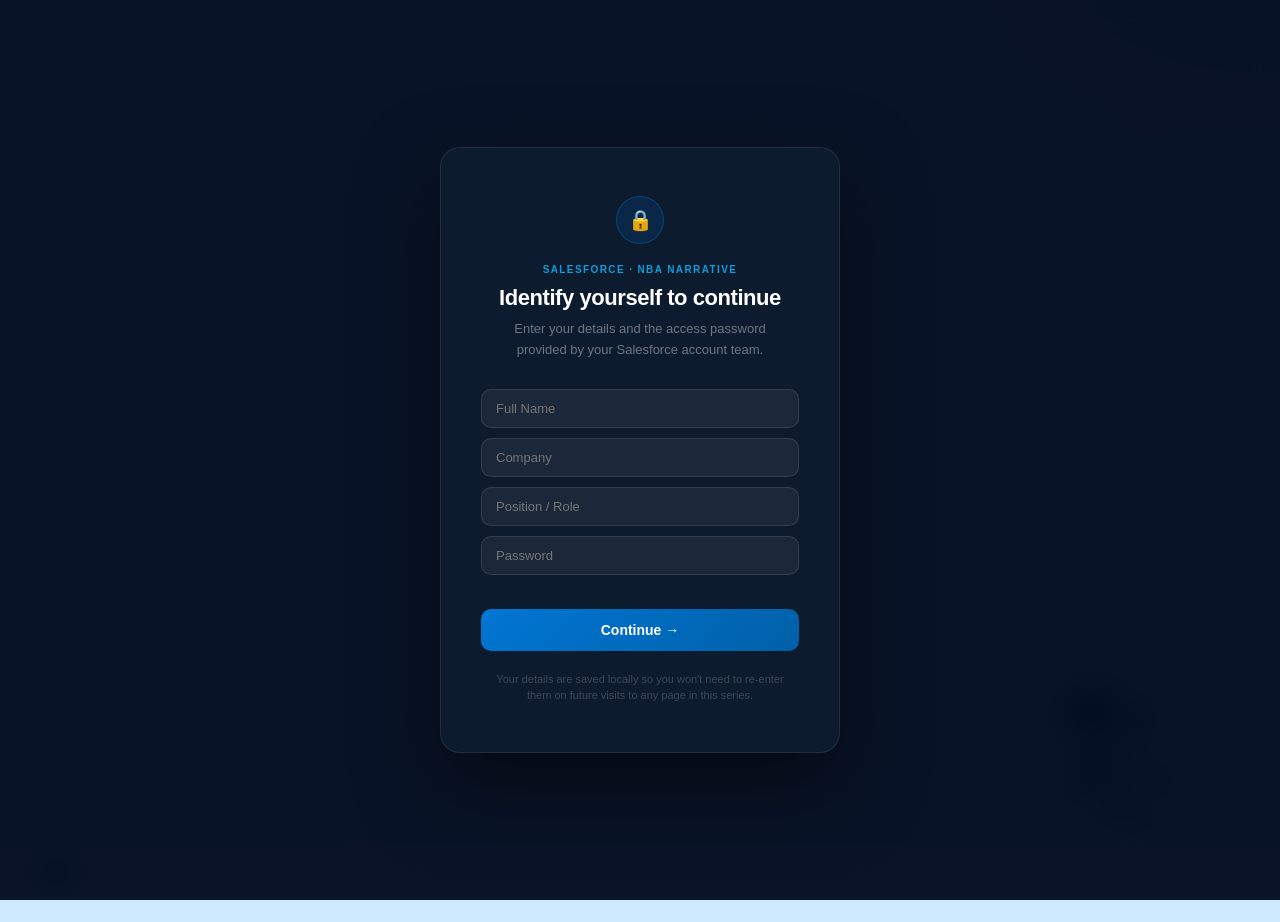
<file: index.html>
<!DOCTYPE html>
<html lang="en">
<head>
    <meta charset="UTF-8">
    <meta name="viewport" content="width=device-width, initial-scale=1.0">
    <title>Decisioning Hub Framing — Salesforce</title>
    <style>
        *, *::before, *::after {
            box-sizing: border-box;
            margin: 0;
            padding: 0;
        }

        :root {
            --navy:   #CFE9FE;
            --navy2:  #EAF5FE;
            --blue:   #022AC0;
            --blue2:  #022AC0;
            --royal:  #022AC0;
            --teal:   #04E1CB;
            --lblue:  #90D0FE;
            --gold:   #F6BC06;
            --white:  #002775;
            --text:   #002775;
            --card:   rgba(0, 39, 117, 0.06);
            --card-h: rgba(0, 39, 117, 0.12);
            --border: rgba(0, 39, 117, 0.14);
            --muted:  rgba(0, 39, 117, 0.6);
        }

        html, body {
            width: 100%;
            height: 100%;
            overflow: hidden;
            font-family: 'Segoe UI', Arial, sans-serif;
            background: var(--navy);
            color: var(--text);
            -webkit-font-smoothing: antialiased;
        }

        .bg-base {
            position: fixed;
            inset: 0;
            z-index: 0;
            pointer-events: none;
            background: radial-gradient(ellipse 90% 70% at 100% 0%, rgba(2, 42, 192, 0.07) 0%, transparent 55%),
                        radial-gradient(ellipse 60% 50% at 0% 100%, rgba(4, 225, 203, 0.04) 0%, transparent 50%),
                        linear-gradient(170deg, #CFE9FE 0%, #D8EFFE 60%, #CFE9FE 100%);
        }

        .bg-noise {
            position: fixed;
            inset: 0;
            z-index: 0;
            pointer-events: none;
            opacity: 0.012;
            background-image: url("data:image/svg+xml,%3Csvg viewBox='0 0 256 256' xmlns='http://www.w3.org/2000/svg'%3E%3Cfilter id='n'%3E%3CfeTurbulence type='fractalNoise' baseFrequency='0.9' numOctaves='4' stitchTiles='stitch'/%3E%3C/filter%3E%3Crect width='100%25' height='100%25' filter='url(%23n)'/%3E%3C/svg%3E");
            background-repeat: repeat;
            background-size: 200px 200px;
        }

        .deck {
            width: 100%;
            height: 100vh;
            position: relative;
            z-index: 1;
        }

        .slide {
            position: absolute;
            inset: 0;
            display: flex;
            align-items: center;
            justify-content: center;
            padding: 64px 108px 88px;
            opacity: 0;
            pointer-events: none;
            transition: opacity 0.45s cubic-bezier(0.4, 0, 0.2, 1), transform 0.45s cubic-bezier(0.4, 0, 0.2, 1);
            transform: translateY(22px);
        }

        .slide.active {
            opacity: 1;
            pointer-events: all;
            transform: translateY(0);
        }

        .slide.exit {
            opacity: 0;
            transform: translateY(-18px);
            transition: opacity 0.26s ease, transform 0.26s ease;
        }

        /* ── NAV BAR ── */
        .nav-bar {
            position: fixed;
            bottom: 0;
            left: 0;
            right: 0;
            z-index: 100;
            height: 56px;
            display: flex;
            align-items: center;
            justify-content: space-between;
            padding: 0 40px;
            background: rgba(255, 255, 255, 0.92);
            backdrop-filter: blur(20px);
            border-top: 1px solid rgba(0, 39, 117, 0.1);
        }

        .nav-brand {
            display: flex;
            align-items: center;
            gap: 12px;
        }

        .nav-sf-logo {
            height: 24px;
            width: auto;
        }

        .nav-divider {
            width: 1px;
            height: 18px;
            background: rgba(0, 39, 117, 0.14);
        }

        .nav-title {
            font-size: 11px;
            font-weight: 700;
            letter-spacing: 0.08em;
            text-transform: uppercase;
            color: rgba(0, 39, 117, 0.5);
        }

        .nav-controls {
            display: flex;
            align-items: center;
            gap: 14px;
        }

        .nav-btn {
            width: 30px;
            height: 30px;
            border-radius: 50%;
            border: 1px solid rgba(2, 42, 192, 0.3);
            background: none;
            color: rgba(0, 39, 117, 0.7);
            font-size: 15px;
            cursor: pointer;
            display: flex;
            align-items: center;
            justify-content: center;
            transition: all 0.2s;
            font-family: inherit;
        }

        .nav-btn:hover {
            border-color: var(--blue2);
            color: var(--blue2);
            background: rgba(2, 42, 192, 0.06);
        }

        .nav-btn:focus-visible {
            outline: 2px solid var(--blue2);
            outline-offset: 3px;
        }

        .nav-btn:disabled {
            opacity: 0.28;
            cursor: default;
        }

        .nav-counter {
            font-size: 11px;
            color: var(--muted);
            min-width: 32px;
            text-align: center;
            letter-spacing: 0.04em;
        }

        .nav-dots {
            display: flex;
            align-items: center;
            gap: 5px;
        }

        .dot {
            width: 5px;
            height: 5px;
            border-radius: 50%;
            background: rgba(0, 39, 117, 0.2);
            cursor: pointer;
            transition: all 0.3s;
            border: none;
            padding: 0;
            flex-shrink: 0;
        }

        .dot:focus-visible {
            outline: 2px solid var(--blue2);
            outline-offset: 3px;
            border-radius: 4px;
        }

        .dot.active {
            background: var(--blue2);
            width: 16px;
            border-radius: 3px;
        }

        .key-hint {
            position: fixed;
            bottom: 66px;
            right: 36px;
            font-size: 9px;
            color: rgba(0, 39, 117, 0.22);
            letter-spacing: 0.06em;
            display: flex;
            align-items: center;
            gap: 4px;
        }

        .key {
            padding: 2px 5px;
            border-radius: 3px;
            border: 1px solid rgba(0, 39, 117, 0.14);
            font-size: 8px;
        }

        /* ── TYPOGRAPHY ── */
        .eyebrow {
            font-size: 14px;
            font-weight: 700;
            letter-spacing: 0.18em;
            text-transform: uppercase;
            color: var(--blue2);
            margin-bottom: 16px;
        }

        .big {
            font-size: clamp(40px, 4.5vw, 66px);
            font-weight: 900;
            line-height: 1.05;
            letter-spacing: -0.03em;
            margin-bottom: 24px;
            color: var(--text);
        }

        .sub {
            font-size: clamp(17px, 1.6vw, 21px);
            color: var(--muted);
            line-height: 1.8;
            max-width: 540px;
        }

        .hl       { color: var(--blue2); }
        .hl-teal  { color: var(--teal); }
        .hl-gold  { color: #C89000; }
        .hl-lblue { color: #0057B8; }

        .accent-line {
            width: 40px;
            height: 3px;
            border-radius: 2px;
            margin-bottom: 20px;
            background: linear-gradient(90deg, var(--blue2), var(--teal));
        }

        /* ── 2-COLUMN ── */
        .two-col {
            display: flex;
            gap: 72px;
            align-items: center;
            max-width: 980px;
        }

        .two-col .col { flex: 1; }

        /* ── STAT GRID ── */
        .stat-grid {
            display: grid;
            grid-template-columns: 1fr 1fr;
            gap: 14px;
            width: 100%;
            max-width: 880px;
        }

        .stat-card {
            background: var(--card);
            border: 1px solid var(--border);
            border-radius: 16px;
            padding: 26px 22px;
            border-left: 3px solid var(--blue2);
            position: relative;
            overflow: hidden;
        }

        .stat-card::before {
            content: '';
            position: absolute;
            top: 0;
            left: 0;
            right: 0;
            height: 1px;
            background: linear-gradient(90deg, var(--blue2), transparent);
            opacity: 0.4;
        }

        .stat-card.teal  { border-left-color: #009E90; }
        .stat-card.teal::before  { background: linear-gradient(90deg, #009E90, transparent); }
        .stat-card.gold  { border-left-color: #C89000; }
        .stat-card.gold::before  { background: linear-gradient(90deg, #C89000, transparent); }
        .stat-card.lblue { border-left-color: #0057B8; }
        .stat-card.lblue::before { background: linear-gradient(90deg, #0057B8, transparent); }

        .stat-val {
            font-size: clamp(32px, 3.8vw, 50px);
            font-weight: 900;
            letter-spacing: -0.03em;
            line-height: 1;
            margin-bottom: 9px;
        }

        .stat-val.c-blue  { color: var(--blue2); }
        .stat-val.c-teal  { color: #007A72; }
        .stat-val.c-gold  { color: #C89000; }
        .stat-val.c-lblue { color: #0057B8; }

        .stat-label { font-size: 18px; font-weight: 700; margin-bottom: 8px; color: var(--text); }
        .stat-desc  { font-size: 15px; color: var(--muted); line-height: 1.65; }

        /* ── FLOW ── */
        .flow {
            display: flex;
            align-items: flex-start;
            width: 100%;
            max-width: 1020px;
        }

        .flow-step {
            flex: 1;
            display: flex;
            flex-direction: column;
            align-items: center;
            text-align: center;
        }

        .flow-icon {
            width: 76px;
            height: 76px;
            margin-bottom: 16px;
            display: flex;
            align-items: center;
            justify-content: center;
            background: rgba(2, 42, 192, 0.06);
            border: 1px solid rgba(2, 42, 192, 0.16);
            border-radius: 20px;
        }

        .flow-icon img { width: 46px; height: 46px; object-fit: contain; }

        .flow-step-num {
            font-size: 13px;
            font-weight: 700;
            letter-spacing: 0.12em;
            text-transform: uppercase;
            color: var(--blue2);
            margin-bottom: 6px;
        }

        .flow-step-title { font-size: 19px; font-weight: 700; margin-bottom: 8px; color: var(--text); }
        .flow-step-desc  { font-size: 15px; color: var(--muted); line-height: 1.6; max-width: 150px; }

        .flow-arrow {
            flex-shrink: 0;
            align-self: center;
            padding-bottom: 48px;
            color: rgba(2, 42, 192, 0.25);
            font-size: 20px;
            margin: 0 2px;
        }

        /* ── PLATFORM GRID ── */
        .platform-grid {
            display: grid;
            grid-template-columns: repeat(3, 1fr);
            gap: 11px;
            width: 100%;
            max-width: 880px;
        }

        .platform-card {
            background: var(--card);
            border: 1px solid var(--border);
            border-radius: 12px;
            padding: 16px 14px;
            display: flex;
            align-items: flex-start;
            gap: 12px;
            transition: background 0.2s, border-color 0.2s;
        }

        .platform-card:hover {
            background: var(--card-h);
            border-color: rgba(2, 42, 192, 0.28);
        }

        .platform-icon img { width: 34px; height: 34px; object-fit: contain; flex-shrink: 0; }
        .platform-num  { font-size: 13px; font-weight: 700; letter-spacing: 0.1em; text-transform: uppercase; color: var(--blue2); margin-bottom: 4px; }
        .platform-name { font-size: 17px; font-weight: 700; margin-bottom: 6px; color: var(--text); }
        .platform-desc { font-size: 14px; color: var(--muted); line-height: 1.55; }

        /* ── OUTCOME GRID ── */
        .outcome-grid {
            display: grid;
            grid-template-columns: 1fr 1fr;
            gap: 13px;
            width: 100%;
            max-width: 860px;
        }

        .outcome-card {
            background: var(--card);
            border: 1px solid var(--border);
            border-radius: 14px;
            padding: 22px;
            display: flex;
            gap: 14px;
            align-items: flex-start;
            transition: background 0.2s;
        }

        .outcome-card:hover { background: var(--card-h); }

        .outcome-bullet { width: 9px; height: 9px; border-radius: 50%; flex-shrink: 0; margin-top: 7px; }
        .outcome-title  { font-size: 17px; font-weight: 700; margin-bottom: 6px; color: var(--text); }
        .outcome-desc   { font-size: 15px; color: var(--muted); line-height: 1.65; }

        /* ── PROOF ── */
        .proof-row {
            display: flex;
            gap: 14px;
            width: 100%;
            max-width: 960px;
        }

        .proof-card {
            flex: 1;
            background: var(--card);
            border: 1px solid var(--border);
            border-radius: 16px;
            padding: 24px 20px;
            border-top: 3px solid var(--blue2);
            position: relative;
            overflow: hidden;
        }

        .proof-card::after {
            content: '';
            position: absolute;
            inset: 0;
            background: linear-gradient(180deg, rgba(2, 42, 192, 0.03) 0%, transparent 40%);
        }

        .proof-card.teal { border-top-color: #007A72; }
        .proof-card.teal::after { background: linear-gradient(180deg, rgba(0, 122, 114, 0.04) 0%, transparent 40%); }
        .proof-card.gold { border-top-color: #C89000; }
        .proof-card.gold::after { background: linear-gradient(180deg, rgba(200, 144, 0, 0.04) 0%, transparent 40%); }

        .proof-metric { font-size: 42px; font-weight: 900; letter-spacing: -0.03em; line-height: 1; margin-bottom: 3px; position: relative; color: var(--text); }
        .proof-co     { font-size: 14px; font-weight: 700; text-transform: uppercase; letter-spacing: 0.1em; color: var(--muted); margin-bottom: 12px; position: relative; }
        .proof-text   { font-size: 16px; color: var(--muted); line-height: 1.7; position: relative; }
        .proof-text strong { color: var(--text); }

        /* ── CTA ── */
        .cta-wrap {
            border: 1px solid rgba(2, 42, 192, 0.18);
            border-radius: 28px;
            padding: 50px 60px;
            text-align: center;
            max-width: 640px;
            background: rgba(255, 255, 255, 0.6);
            backdrop-filter: blur(12px);
            position: relative;
            overflow: hidden;
        }

        .cta-wrap::before {
            content: '';
            position: absolute;
            top: -1px;
            left: 50%;
            transform: translateX(-50%);
            width: 200px;
            height: 1px;
            background: linear-gradient(90deg, transparent, var(--blue2), transparent);
        }

        .cta-steps { display: flex; gap: 32px; justify-content: center; margin-top: 36px; }

        .cta-step-num {
            width: 26px;
            height: 26px;
            border-radius: 50%;
            margin: 0 auto 8px;
            background: rgba(2, 42, 192, 0.08);
            border: 1px solid rgba(2, 42, 192, 0.25);
            font-size: 11px;
            font-weight: 700;
            color: var(--blue2);
            display: flex;
            align-items: center;
            justify-content: center;
        }

        .cta-step-label { font-size: 17px; color: var(--muted); font-weight: 600; }

        /* ── DECORATIONS ── */
        .star-deco {
            position: absolute;
            pointer-events: none;
            user-select: none;
            z-index: 2;
        }

        .star-deco img {
            display: block;
            width: 28px;
            height: 28px;
            opacity: 0.3;
        }

        .char {
            position: absolute;
            pointer-events: none;
            user-select: none;
            z-index: 2;
        }

        .char img {
            display: block;
            height: 180px;
            width: auto;
        }

        /* ── MOMENTS THAT MATTER SLIDE ── */
        .mtm-row {
            display: flex;
            align-items: center;
            gap: 56px;
            max-width: 1060px;
            width: 100%;
        }

        .mtm-text {
            flex: 0 0 340px;
            display: flex;
            flex-direction: column;
        }

        .mtm-text .big {
            font-size: clamp(26px, 2.6vw, 38px);
        }

        .mtm-diagram {
            flex: 1;
            display: flex;
            align-items: center;
            justify-content: center;
            min-width: 0;
        }

        .mtm-diagram img {
            width: 100%;
            max-height: calc(100vh - 140px);
            object-fit: contain;
        }

        /* ── MOBILE ── */
        @media (max-width: 900px) {
            .slide { padding: 48px 64px 80px; }
        }

        @media (max-width: 768px) {
            html, body { overflow-y: auto; height: auto; }
            .deck { height: auto; }

            .slide {
                position: relative;
                opacity: 1 !important;
                transform: none !important;
                pointer-events: all;
                display: none;
                flex-direction: column;
                align-items: center;
                justify-content: flex-start;
                padding: 32px 20px 88px;
                gap: 20px;
                min-height: 100svh;
            }
            .slide.active { display: flex; }

            /* Typography */
            .eyebrow { font-size: 11px; letter-spacing: 0.14em; margin-bottom: 10px; }
            .big { font-size: clamp(26px, 7vw, 38px); }
            .sub { font-size: 15px; line-height: 1.75; }
            .accent-line { margin-bottom: 12px !important; }

            /* Two-col → stack */
            .two-col { flex-direction: column; gap: 4px; max-width: 100%; }
            .two-col .col:first-child { margin-bottom: 8px; }

            /* MTM → stack */
            .mtm-row { flex-direction: column; gap: 16px; }
            .mtm-text { flex: none; width: 100%; }
            .mtm-diagram img { max-height: 50svh; }

            /* Stat grid → single col */
            .stat-grid { grid-template-columns: 1fr; gap: 10px; max-width: 100%; }
            .stat-card { padding: 18px 16px; }
            .stat-val { font-size: 36px !important; }
            .stat-label { font-size: 14px; }
            .stat-desc { font-size: 12px; }

            /* Flow → 2-col wrap */
            .flow { flex-wrap: wrap; gap: 14px; justify-content: center; max-width: 100%; }
            .flow-arrow { display: none; }
            .flow-step { width: calc(50% - 8px); }
            .flow-icon { width: 52px; height: 52px; }
            .flow-icon img { width: 30px; height: 30px; }
            .flow-step-title { font-size: 14px; }
            .flow-step-desc { font-size: 12px; max-width: none; }

            /* Platform grid → 2 cols */
            .platform-grid { grid-template-columns: 1fr 1fr; gap: 8px; max-width: 100%; }
            .platform-card { padding: 12px 10px; gap: 8px; }
            .platform-icon img { width: 26px; height: 26px; }
            .platform-name { font-size: 13px; }
            .platform-desc { font-size: 11px; line-height: 1.45; }

            /* Outcome grid → single col */
            .outcome-grid { grid-template-columns: 1fr; gap: 10px; max-width: 100%; }
            .outcome-card { padding: 16px; gap: 12px; }
            .outcome-title { font-size: 14px; }
            .outcome-desc { font-size: 13px; }

            /* Proof → single col */
            .proof-row { flex-direction: column; gap: 10px; max-width: 100%; }
            .proof-card { padding: 20px 16px; }
            .proof-metric { font-size: 30px; }
            .proof-co { font-size: 11px; }
            .proof-text { font-size: 14px; }

            /* Competitor table → horizontal scroll */
            .comp-slide { overflow-x: auto; -webkit-overflow-scrolling: touch; max-width: 100%; }
            .comp-table { min-width: 560px; }
            .comp-table th { font-size: 10px; padding: 8px 10px; }
            .comp-table td { font-size: 11px; padding: 10px; }
            .comp-table td:first-child { width: 100px; font-size: 11px; }

            /* CTA */
            .cta-wrap { padding: 28px 20px; border-radius: 18px; max-width: 100%; }
            .cta-steps { flex-direction: row; gap: 20px; flex-wrap: wrap; justify-content: center; margin-top: 24px; }
            .cta-step-label { font-size: 13px; }

            /* Nav */
            .nav-bar { padding: 0 16px; }
            .nav-title { display: none; }
            .nav-divider { display: none; }
            .nav-dots { display: none; }
            .nav-counter { font-size: 12px; }

            /* Hide decorations */
            .key-hint, .star-deco, .char { display: none; }
        }

        @media (max-width: 480px) {
            .slide { padding: 24px 16px 84px; }
            .big { font-size: 26px; }
            .platform-grid { grid-template-columns: 1fr; }
            .flow-step { width: calc(50% - 7px); }
        }

        /* ── COMPETITOR TABLE ── */
        .comp-slide {
            width: 100%;
            max-width: 960px;
        }

        .comp-table {
            width: 100%;
            border-collapse: separate;
            border-spacing: 0;
        }

        .comp-table th {
            padding: 10px 14px;
            font-size: 13px;
            font-weight: 700;
            letter-spacing: 0.1em;
            text-transform: uppercase;
            color: rgba(0, 39, 117, 0.4);
            text-align: left;
            border-bottom: 1px solid rgba(0, 39, 117, 0.1);
        }

        .comp-table th.sf-col {
            color: var(--blue2);
        }

        .comp-table td {
            padding: 12px 14px;
            font-size: 15px;
            color: rgba(0, 39, 117, 0.78);
            border-bottom: 1px solid rgba(0, 39, 117, 0.06);
            vertical-align: top;
            line-height: 1.5;
        }

        .comp-table tr:last-child td { border-bottom: none; }

        .comp-table td:first-child {
            font-size: 14px;
            font-weight: 700;
            color: rgba(0, 39, 117, 0.55);
            letter-spacing: 0.02em;
            width: 160px;
        }

        .comp-table td.sf-cell {
            color: var(--text);
            font-weight: 600;
            background: rgba(2, 42, 192, 0.05);
        }

        .comp-table td.sf-cell .tick { color: #007A72; margin-right: 5px; }
        .comp-table td.comp-cell .tick  { color: rgba(0, 122, 114, 0.55); margin-right: 5px; }
        .comp-table td.comp-cell .cross { color: rgba(200, 0, 0, 0.5);  margin-right: 5px; }
        .comp-table td.comp-cell .part  { color: rgba(180, 120, 0, 0.7);  margin-right: 5px; }
    </style>
</head>
<body>
    <div class="bg-base"></div>
    <div class="bg-noise"></div>

    <div id="deck" class="deck">

        <!-- Slide 1: Title -->
        <section class="slide">
            <div style="text-align: center; max-width: 820px;">
                <div class="accent-line" style="margin: 0 auto 20px;"></div>
                <div class="eyebrow">Salesforce · Internal Briefing</div>
                <h1 class="big">Agentic<br><span class="hl">Decisioning.</span></h1>
                <p class="sub" style="margin: 0 auto;">The engine that determines the right action for every customer — and acts on it. At scale.</p>
            </div>
            <div class="star-deco" style="top: 100px; right: 120px;"><img src="sf-star-gold.png" alt=""></div>
            <div class="star-deco" style="top: 140px; right: 80px; opacity: 0.2;"><img src="sf-star-gold.png" style="width:16px;height:16px;opacity:1;"></div>
            <div class="char" style="bottom: 56px; right: 80px;"><img src="char-agent-astro-2.png" alt=""></div>
        </section>

        <!-- Slide 2: The barrier has disappeared -->
        <section class="slide">
            <div style="max-width: 1040px; width: 100%;">
                <div style="text-align: center; margin-bottom: 36px;">
                    <div class="accent-line" style="margin: 0 auto 14px;"></div>
                    <div class="eyebrow" style="margin-bottom: 10px;">The Shift</div>
                    <h2 class="big" style="font-size: clamp(32px, 3.6vw, 52px); margin-bottom: 0;">The barrier to building<br><span class="hl">has disappeared.</span></h2>
                </div>
                <div style="display: grid; grid-template-columns: 1fr auto 1fr; gap: 20px; align-items: stretch;">
                    <div style="background: var(--card); border: 1px solid var(--border); border-radius: 16px; padding: 26px 26px 28px;">
                        <div style="font-size: 12px; font-weight: 800; letter-spacing: 0.14em; text-transform: uppercase; color: #C89000; margin-bottom: 10px;">Then</div>
                        <div style="font-size: clamp(22px, 2.2vw, 30px); font-weight: 900; color: #C89000; line-height: 1.1; letter-spacing: -0.02em; margin-bottom: 16px;">12+ people &middot; 12&ndash;18 months</div>
                        <div style="font-size: 15px; color: var(--muted); line-height: 1.65;">Engineering code review. Security sign-off. Legal review. Risk committee. Regulatory consideration. Seven-figure budget. All before a single customer sees it.</div>
                    </div>
                    <div style="display: flex; align-items: center; justify-content: center; font-size: 40px; font-weight: 300; color: var(--muted);">&rarr;</div>
                    <div style="background: rgba(2,42,192,0.05); border: 1px solid rgba(2,42,192,0.22); border-radius: 16px; padding: 26px 26px 28px;">
                        <div style="font-size: 12px; font-weight: 800; letter-spacing: 0.14em; text-transform: uppercase; color: var(--blue2); margin-bottom: 10px;">Now</div>
                        <div style="font-size: clamp(22px, 2.2vw, 30px); font-weight: 900; color: var(--blue2); line-height: 1.1; letter-spacing: -0.02em; margin-bottom: 16px;">1 person &middot; 1 week</div>
                        <div style="font-size: 15px; color: var(--muted); line-height: 1.65;">AI coding assistant. Evenings and weekends. ~$200/month in tooling. In production before IT knows it exists.</div>
                    </div>
                </div>
            </div>
        </section>

        <!-- Slide 3: The proof -->
        <section class="slide">
            <div style="max-width: 980px; width: 100%;">
                <div style="text-align: center; margin-bottom: 24px;">
                    <div class="accent-line" style="margin: 0 auto 12px;"></div>
                    <div class="eyebrow" style="margin-bottom: 10px;">The Proof</div>
                    <p style="font-size: 14px; color: var(--muted); max-width: 640px; margin: 0 auto 16px; letter-spacing: 0.02em;">Better Game Golf &mdash; built solo, holding a full-time job at Salesforce</p>
                    <h2 class="big" style="font-size: clamp(32px, 3.6vw, 52px); margin-bottom: 0;">One person. One week.<br><span class="hl">In production.</span></h2>
                </div>
                <div style="display: flex; flex-wrap: wrap; gap: 8px; justify-content: center; margin-bottom: 28px; max-width: 780px; margin-left: auto; margin-right: auto;">
                    <div style="padding: 6px 14px; border-radius: 20px; background: rgba(2,42,192,0.08); border: 1px solid rgba(2,42,192,0.22); font-size: 12px; font-weight: 700; color: var(--blue2); letter-spacing: 0.05em;">Claude</div>
                    <div style="padding: 6px 14px; border-radius: 20px; background: rgba(0,122,114,0.08); border: 1px solid rgba(0,122,114,0.22); font-size: 12px; font-weight: 700; color: #007A72; letter-spacing: 0.05em;">OpenAI GPT-4o</div>
                    <div style="padding: 6px 14px; border-radius: 20px; background: rgba(0,87,184,0.08); border: 1px solid rgba(0,87,184,0.22); font-size: 12px; font-weight: 700; color: #0057B8; letter-spacing: 0.05em;">Vercel</div>
                    <div style="padding: 6px 14px; border-radius: 20px; background: rgba(200,144,0,0.08); border: 1px solid rgba(200,144,0,0.22); font-size: 12px; font-weight: 700; color: #C89000; letter-spacing: 0.05em;">Supabase</div>
                    <div style="padding: 6px 14px; border-radius: 20px; background: rgba(2,42,192,0.08); border: 1px solid rgba(2,42,192,0.22); font-size: 12px; font-weight: 700; color: var(--blue2); letter-spacing: 0.05em;">Stripe</div>
                    <div style="padding: 6px 14px; border-radius: 20px; background: rgba(0,122,114,0.08); border: 1px solid rgba(0,122,114,0.22); font-size: 12px; font-weight: 700; color: #007A72; letter-spacing: 0.05em;">ElevenLabs</div>
                    <div style="padding: 6px 14px; border-radius: 20px; background: rgba(0,87,184,0.08); border: 1px solid rgba(0,87,184,0.22); font-size: 12px; font-weight: 700; color: #0057B8; letter-spacing: 0.05em;">Meta Graph API</div>
                    <div style="padding: 6px 14px; border-radius: 20px; background: rgba(200,144,0,0.08); border: 1px solid rgba(200,144,0,0.22); font-size: 12px; font-weight: 700; color: #C89000; letter-spacing: 0.05em;">Resend</div>
                    <div style="padding: 6px 14px; border-radius: 20px; background: rgba(2,42,192,0.08); border: 1px solid rgba(2,42,192,0.22); font-size: 12px; font-weight: 700; color: var(--blue2); letter-spacing: 0.05em;">GitHub</div>
                </div>
                <div style="border-left: 4px solid var(--blue2); padding: 6px 0 6px 22px; max-width: 720px; margin: 0 auto;">
                    <p style="font-size: 18px; font-weight: 600; line-height: 1.5; color: var(--text); font-style: italic;">&ldquo;Someone on your team has already built something like this. You just don&rsquo;t know about it yet.&rdquo;</p>
                </div>
            </div>
        </section>

        <!-- Slide 4: Enterprise IT -->
        <section class="slide">
            <div style="max-width: 880px;">
                <div class="accent-line" style="margin: 0 auto 14px;"></div>
                <div class="eyebrow" style="text-align: center; margin-bottom: 14px; color: #C89000;">The Catch</div>
                <h2 class="big" style="text-align: center; font-size: clamp(32px, 3.6vw, 52px); margin-bottom: 26px;">Now try getting that stack<br>through <span style="color: #C89000;">enterprise IT.</span></h2>
                <p class="sub" style="text-align: center; max-width: 720px; margin: 0 auto; font-size: clamp(16px, 1.5vw, 20px);">10 vendors. 6&ndash;12 months of approval cycles each. Security questionnaires. DPAs. Risk committees. Procurement sign-off.</p>
                <p class="sub" style="text-align: center; max-width: 720px; margin: 20px auto 0; font-size: clamp(16px, 1.5vw, 20px); color: var(--muted); font-style: italic;">The technology will have moved on entirely before you&rsquo;re done.</p>
            </div>
        </section>

        <!-- Slide 5: Governed Building -->
        <section class="slide">
            <div style="max-width: 1080px; width: 100%;">
                <div style="text-align: center; margin-bottom: 26px;">
                    <div class="accent-line" style="margin: 0 auto 12px;"></div>
                    <div class="eyebrow" style="margin-bottom: 10px;">Governed Building</div>
                    <h2 class="big" style="font-size: clamp(28px, 3.2vw, 46px); margin-bottom: 16px;">Same speed to build. <span class="hl">Safe to run.</span></h2>
                    <p class="sub" style="max-width: 820px; margin: 0 auto; font-size: clamp(15px, 1.4vw, 18px);">Locking it down kills innovation &mdash; the shadow stack just grows. Build on the platform instead: the pace of vibe coding, with enterprise controls already in place.</p>
                </div>
                <div style="display: grid; grid-template-columns: repeat(4, 1fr); gap: 12px;">
                    <div style="background: var(--card); border: 1px solid var(--border); border-radius: 14px; padding: 18px 16px; display: flex; flex-direction: column; gap: 10px; position: relative; overflow: hidden;">
                        <div style="position: absolute; top: 10px; right: 14px; font-size: 34px; font-weight: 900; color: rgba(0,39,117,0.06); line-height: 1; letter-spacing: -0.03em; pointer-events: none;">01</div>
                        <div style="width: 34px; height: 34px; border-radius: 10px; background: rgba(2,42,192,0.08); border: 1px solid rgba(2,42,192,0.14); display: flex; align-items: center; justify-content: center; flex-shrink: 0;">
                            <img src="icon-data360.png" style="width: 18px; height: 18px; object-fit: contain;">
                        </div>
                        <div>
                            <div style="font-size: 14px; font-weight: 700; color: var(--text); line-height: 1.3; margin-bottom: 5px;">Unified Data Foundation</div>
                            <div style="font-size: 12.5px; color: var(--muted); line-height: 1.55;">Data 360 with an industry model. Customer data stays in one place, governed by default.</div>
                        </div>
                    </div>
                    <div style="background: var(--card); border: 1px solid var(--border); border-radius: 14px; padding: 18px 16px; display: flex; flex-direction: column; gap: 10px; position: relative; overflow: hidden;">
                        <div style="position: absolute; top: 10px; right: 14px; font-size: 34px; font-weight: 900; color: rgba(0,39,117,0.06); line-height: 1; letter-spacing: -0.03em; pointer-events: none;">02</div>
                        <div style="width: 34px; height: 34px; border-radius: 10px; background: rgba(2,42,192,0.08); border: 1px solid rgba(2,42,192,0.14); display: flex; align-items: center; justify-content: center; flex-shrink: 0;">
                            <img src="icon-agentforce.png" style="width: 18px; height: 18px; object-fit: contain;">
                        </div>
                        <div>
                            <div style="font-size: 14px; font-weight: 700; color: var(--text); line-height: 1.3; margin-bottom: 5px;">Tools, Not Freeform LLMs</div>
                            <div style="font-size: 12.5px; color: var(--muted); line-height: 1.55;">Agentforce functions with typed inputs and outputs. The agent calls tools &mdash; it doesn&rsquo;t improvise.</div>
                        </div>
                    </div>
                    <div style="background: rgba(2,42,192,0.05); border: 1px solid rgba(2,42,192,0.2); border-radius: 14px; padding: 18px 16px; display: flex; flex-direction: column; gap: 10px; position: relative; overflow: hidden;">
                        <div style="position: absolute; top: 10px; right: 14px; font-size: 34px; font-weight: 900; color: rgba(2,42,192,0.08); line-height: 1; letter-spacing: -0.03em; pointer-events: none;">03</div>
                        <div style="width: 34px; height: 34px; border-radius: 10px; background: rgba(2,42,192,0.12); border: 1px solid rgba(2,42,192,0.2); display: flex; align-items: center; justify-content: center; flex-shrink: 0;">
                            <img src="icon-platform.png" style="width: 18px; height: 18px; object-fit: contain;">
                        </div>
                        <div>
                            <div style="font-size: 14px; font-weight: 700; color: var(--text); line-height: 1.3; margin-bottom: 5px;">Trust Layer, Baked In</div>
                            <div style="font-size: 12.5px; color: var(--muted); line-height: 1.55;">Every LLM call runs through Einstein Trust Layer. Audit trails, residency and prompt masking from day one.</div>
                        </div>
                    </div>
                    <div style="background: var(--card); border: 1px solid var(--border); border-radius: 14px; padding: 18px 16px; display: flex; flex-direction: column; gap: 10px; position: relative; overflow: hidden;">
                        <div style="position: absolute; top: 10px; right: 14px; font-size: 34px; font-weight: 900; color: rgba(0,39,117,0.06); line-height: 1; letter-spacing: -0.03em; pointer-events: none;">04</div>
                        <div style="width: 34px; height: 34px; border-radius: 10px; background: rgba(2,42,192,0.08); border: 1px solid rgba(2,42,192,0.14); display: flex; align-items: center; justify-content: center; flex-shrink: 0;">
                            <img src="icon-marketing.png" style="width: 18px; height: 18px; object-fit: contain;">
                        </div>
                        <div>
                            <div style="font-size: 14px; font-weight: 700; color: var(--text); line-height: 1.3; margin-bottom: 5px;">Every Channel, One System</div>
                            <div style="font-size: 12.5px; color: var(--muted); line-height: 1.55;">Signal &rarr; decision &rarr; action across Sales, Service and Marketing. No stitched vendors, no custom glue.</div>
                        </div>
                    </div>
                </div>
                <p style="text-align: center; margin-top: 22px; font-size: 13px; color: rgba(0,39,117,0.5); letter-spacing: 0.04em;">Same builder energy. All data in one place. All AI calls through the Trust Layer. All decisions auditable.</p>
            </div>
        </section>

        <!-- Slide 6: Moments That Matter -->
        <section class="slide mtm-slide">
            <div class="mtm-row">
                <div class="mtm-text">
                    <div class="accent-line" style="margin-bottom: 16px;"></div>
                    <div class="eyebrow">The Moments That Matter</div>
                    <h2 class="big" style="margin-bottom: 16px;">Every touchpoint fires a signal.<br><span class="hl">Most go unanswered.</span></h2>
                    <p class="sub">The diagram shows where NBA sits across Sales, Service and Marketing — and why the decisioning layer has to sit at the centre of all three.</p>
                </div>
                <div class="mtm-diagram">
                    <img src="moments-light.svg" alt="Moments That Matter — signals across Sales, Service and Marketing">
                </div>
            </div>
        </section>

        <!-- Slide 7: What It Is / How It Works -->
        <section class="slide">
            <div style="max-width: 1040px; width: 100%;">
                <div style="text-align: center; margin-bottom: 28px;">
                    <div class="accent-line" style="margin: 0 auto 12px;"></div>
                    <div class="eyebrow" style="margin-bottom: 10px;">What It Is</div>
                    <h2 class="big" style="font-size: clamp(22px, 2.4vw, 34px); margin-bottom: 16px;">The engine that connects signal to action.</h2>
                    <div style="display: flex; gap: 8px; justify-content: center; flex-wrap: wrap;">
                        <div style="padding: 5px 14px; border-radius: 20px; background: rgba(2,42,192,0.08); border: 1px solid rgba(2,42,192,0.22); font-size: 12px; font-weight: 700; color: var(--blue2); letter-spacing: 0.05em;">Real-time</div>
                        <div style="padding: 5px 14px; border-radius: 20px; background: rgba(0,122,114,0.08); border: 1px solid rgba(0,122,114,0.22); font-size: 12px; font-weight: 700; color: #007A72; letter-spacing: 0.05em;">AI-scored</div>
                        <div style="padding: 5px 14px; border-radius: 20px; background: rgba(0,87,184,0.08); border: 1px solid rgba(0,87,184,0.22); font-size: 12px; font-weight: 700; color: #0057B8; letter-spacing: 0.05em;">Self-improving</div>
                        <div style="padding: 5px 14px; border-radius: 20px; background: rgba(200,144,0,0.08); border: 1px solid rgba(200,144,0,0.22); font-size: 12px; font-weight: 700; color: #C89000; letter-spacing: 0.05em;">Every customer</div>
                    </div>
                </div>
                <div style="width: 40px; height: 1px; background: var(--border); margin: 0 auto 20px;"></div>
                <div class="eyebrow" style="text-align: center; margin-bottom: 22px;">How It Works</div>
                <div class="flow">
                    <div class="flow-step">
                        <div class="flow-icon"><img src="icon-data360.png" alt="Data 360"></div>
                        <div class="flow-step-num">01</div>
                        <div class="flow-step-title">Signal</div>
                        <div class="flow-step-desc">Customer data unified in real time</div>
                    </div>
                    <div class="flow-arrow">›</div>
                    <div class="flow-step">
                        <div class="flow-icon"><img src="icon-platform.png" alt="Einstein"></div>
                        <div class="flow-step-num">02</div>
                        <div class="flow-step-title">Decide</div>
                        <div class="flow-step-desc">AI scores every possible action</div>
                    </div>
                    <div class="flow-arrow">›</div>
                    <div class="flow-step">
                        <div class="flow-icon"><img src="icon-salesrevenue.png" alt="Select"></div>
                        <div class="flow-step-num">03</div>
                        <div class="flow-step-title">Select</div>
                        <div class="flow-step-desc">One winning action per customer</div>
                    </div>
                    <div class="flow-arrow">›</div>
                    <div class="flow-step">
                        <div class="flow-icon"><img src="icon-marketing.png" alt="Act"></div>
                        <div class="flow-step-num">04</div>
                        <div class="flow-step-title">Act</div>
                        <div class="flow-step-desc">Delivered via agent or channel</div>
                    </div>
                    <div class="flow-arrow">›</div>
                    <div class="flow-step">
                        <div class="flow-icon"><img src="icon-agentforce.png" alt="Learn"></div>
                        <div class="flow-step-num">05</div>
                        <div class="flow-step-title">Learn</div>
                        <div class="flow-step-desc">Outcome feeds back. Model improves.</div>
                    </div>
                </div>
                <p class="sub" style="text-align: center; max-width: 900px; margin: 20px auto 0; font-size: clamp(15px, 1.4vw, 18px);">Continuously. Across every customer. Every signal. Every channel.</p>
            </div>
        </section>

        <!-- Slide 8: The Platform -->
        <section class="slide">
            <div style="max-width: 980px; width: 100%;">
                <div class="accent-line" style="margin: 0 auto 12px;"></div>
                <div class="eyebrow" style="text-align: center; margin-bottom: 8px;">The Platform</div>
                <h2 class="big" style="text-align: center; font-size: clamp(26px, 3vw, 42px); margin-bottom: 22px;">Five layers. One connected system.</h2>

                <!-- 5 cards: icon top, ghost number, name, desc -->
                <div style="display: grid; grid-template-columns: repeat(5, 1fr); gap: 10px; margin-bottom: 16px;">

                    <div style="background: var(--card); border: 1px solid var(--border); border-radius: 14px; padding: 18px 16px; display: flex; flex-direction: column; gap: 12px; position: relative; overflow: hidden;">
                        <div style="position: absolute; top: 10px; right: 14px; font-size: 36px; font-weight: 900; color: rgba(0,39,117,0.06); line-height: 1; letter-spacing: -0.03em; pointer-events: none;">01</div>
                        <div style="width: 36px; height: 36px; border-radius: 10px; background: rgba(2,42,192,0.08); border: 1px solid rgba(2,42,192,0.14); display: flex; align-items: center; justify-content: center; flex-shrink: 0;">
                            <img src="icon-salesrevenue.png" style="width: 20px; height: 20px; object-fit: contain;">
                        </div>
                        <div>
                            <div style="font-size: 14px; font-weight: 700; color: var(--text); line-height: 1.3; margin-bottom: 5px;">Action Catalogue</div>
                            <div style="font-size: 13px; color: var(--muted); line-height: 1.55;">The catalogue — every possible action available to the engine</div>
                        </div>
                    </div>

                    <div style="background: var(--card); border: 1px solid var(--border); border-radius: 14px; padding: 18px 16px; display: flex; flex-direction: column; gap: 12px; position: relative; overflow: hidden;">
                        <div style="position: absolute; top: 10px; right: 14px; font-size: 36px; font-weight: 900; color: rgba(0,39,117,0.06); line-height: 1; letter-spacing: -0.03em; pointer-events: none;">02</div>
                        <div style="width: 36px; height: 36px; border-radius: 10px; background: rgba(2,42,192,0.08); border: 1px solid rgba(2,42,192,0.14); display: flex; align-items: center; justify-content: center; flex-shrink: 0;">
                            <img src="icon-data360.png" style="width: 20px; height: 20px; object-fit: contain;">
                        </div>
                        <div>
                            <div style="font-size: 14px; font-weight: 700; color: var(--text); line-height: 1.3; margin-bottom: 5px;">Data 360</div>
                            <div style="font-size: 13px; color: var(--muted); line-height: 1.55;">The signal — unified customer profile, real time</div>
                        </div>
                    </div>

                    <!-- Einstein card — highlighted -->
                    <div style="background: rgba(2,42,192,0.05); border: 1px solid rgba(2,42,192,0.2); border-radius: 14px; padding: 18px 16px; display: flex; flex-direction: column; gap: 12px; position: relative; overflow: hidden;">
                        <div style="position: absolute; top: 10px; right: 14px; font-size: 36px; font-weight: 900; color: rgba(2,42,192,0.08); line-height: 1; letter-spacing: -0.03em; pointer-events: none;">03</div>
                        <div style="display: flex; gap: 6px; align-items: center; flex-shrink: 0;">
                            <div style="width: 36px; height: 36px; border-radius: 10px; background: rgba(2,42,192,0.12); border: 1px solid rgba(2,42,192,0.2); display: flex; align-items: center; justify-content: center;">
                                <img src="icon-platform.png" style="width: 20px; height: 20px; object-fit: contain;">
                            </div>
                            <div style="width: 36px; height: 36px; border-radius: 10px; background: rgba(2,42,192,0.12); border: 1px solid rgba(2,42,192,0.2); display: flex; align-items: center; justify-content: center;">
                                <img src="icon-agentforce.png" style="width: 20px; height: 20px; object-fit: contain;">
                            </div>
                        </div>
                        <div>
                            <div style="font-size: 14px; font-weight: 700; color: var(--text); line-height: 1.3; margin-bottom: 5px;">Einstein Studio + Flow <span style="font-weight: 500; color: var(--muted);">or</span> Agentforce</div>
                            <div style="font-size: 13px; color: var(--muted); line-height: 1.55;">The brain — ML scoring at scale, or agentic reasoning for complex decisions</div>
                        </div>
                        <div style="display: flex; gap: 4px; flex-wrap: wrap; margin-top: -4px;">
                            <span style="font-size: 10px; font-weight: 700; letter-spacing: 0.08em; padding: 3px 7px; border-radius: 4px; background: rgba(2,42,192,0.1); color: var(--blue2);">ML · SCALE</span>
                            <span style="font-size: 10px; font-weight: 700; letter-spacing: 0.08em; padding: 3px 7px; border-radius: 4px; background: rgba(0,122,114,0.1); color: #007A72;">AGENTIC · REASONING</span>
                        </div>
                    </div>

                    <div style="background: var(--card); border: 1px solid var(--border); border-radius: 14px; padding: 18px 16px; display: flex; flex-direction: column; gap: 12px; position: relative; overflow: hidden;">
                        <div style="position: absolute; top: 10px; right: 14px; font-size: 36px; font-weight: 900; color: rgba(0,39,117,0.06); line-height: 1; letter-spacing: -0.03em; pointer-events: none;">04</div>
                        <div style="width: 36px; height: 36px; border-radius: 10px; background: rgba(2,42,192,0.08); border: 1px solid rgba(2,42,192,0.14); display: flex; align-items: center; justify-content: center; flex-shrink: 0;">
                            <img src="icon-marketing.png" style="width: 20px; height: 20px; object-fit: contain;">
                        </div>
                        <div>
                            <div style="font-size: 14px; font-weight: 700; color: var(--text); line-height: 1.3; margin-bottom: 5px;">Agentforce Marketing &amp; Personalization</div>
                            <div style="font-size: 13px; color: var(--muted); line-height: 1.55;">The execution — agentic two-way communication and real-time in-channel personalisation, at scale</div>
                        </div>
                    </div>

                    <div style="background: var(--card); border: 1px solid var(--border); border-radius: 14px; padding: 18px 16px; display: flex; flex-direction: column; gap: 12px; position: relative; overflow: hidden;">
                        <div style="position: absolute; top: 10px; right: 14px; font-size: 36px; font-weight: 900; color: rgba(0,39,117,0.06); line-height: 1; letter-spacing: -0.03em; pointer-events: none;">05</div>
                        <div style="width: 36px; height: 36px; border-radius: 10px; background: rgba(2,42,192,0.08); border: 1px solid rgba(2,42,192,0.14); display: flex; align-items: center; justify-content: center; flex-shrink: 0;">
                            <img src="icon-data360.png" style="width: 20px; height: 20px; object-fit: contain;">
                        </div>
                        <div>
                            <div style="font-size: 14px; font-weight: 700; color: var(--text); line-height: 1.3; margin-bottom: 5px;">Feedback Loop</div>
                            <div style="font-size: 13px; color: var(--muted); line-height: 1.55;">The learning — every outcome improves the model</div>
                        </div>
                    </div>

                </div>

                <!-- Two modes: single horizontal bar -->
                <div style="display: flex; border: 1px solid var(--border); border-radius: 12px; overflow: hidden; margin-bottom: 14px; background: rgba(255,255,255,0.5);">
                    <div style="flex: 1; padding: 14px 18px; border-right: 1px solid var(--border);">
                        <div style="display: flex; align-items: center; gap: 8px; margin-bottom: 4px;">
                            <div style="width: 8px; height: 8px; border-radius: 50%; background: var(--blue2); flex-shrink: 0;"></div>
                            <div style="font-size: 12px; font-weight: 800; letter-spacing: 0.13em; text-transform: uppercase; color: var(--blue2);">Mode 1 · ML at Scale</div>
                        </div>
                        <div style="font-size: 14px; color: var(--muted); line-height: 1.55; padding-left: 16px;">Einstein Studio + Flow — ML model scores every action, Flow arbitrates the winner. Fast, deterministic, auditable across millions of customers.</div>
                    </div>
                    <div style="flex: 1; padding: 14px 18px;">
                        <div style="display: flex; align-items: center; gap: 8px; margin-bottom: 4px;">
                            <div style="width: 8px; height: 8px; border-radius: 50%; background: #007A72; flex-shrink: 0;"></div>
                            <div style="font-size: 12px; font-weight: 800; letter-spacing: 0.13em; text-transform: uppercase; color: #007A72;">Mode 2 · Agentic Reasoning</div>
                        </div>
                        <div style="font-size: 14px; color: var(--muted); line-height: 1.55; padding-left: 16px;">Agentforce — an AI agent evaluates using live context and reasoning. For edge cases and nuance that rules can't resolve. Both modes work in tandem.</div>
                    </div>
                </div>

                <!-- Slack + Agentforce footer -->
                <div style="display: flex; align-items: center; gap: 8px;">
                    <img src="icon-slack.png" alt="Slack" style="width:14px;height:14px;object-fit:contain;opacity:0.4;">
                    <img src="icon-agentforce.png" alt="Agentforce" style="width:14px;height:14px;object-fit:contain;opacity:0.4;">
                    <div style="font-size: 11px; color: rgba(0,39,117,0.38); line-height: 1.4;"><strong style="color: rgba(0,39,117,0.45); font-weight: 600;">Slack &amp; Agentforce in the flow of work</strong> — bringing decisioning to where teams operate, optimising outcomes without switching context.</div>
                </div>

            </div>
        </section>

        <!-- Slide 9: What It Delivers -->
        <section class="slide">
            <div style="max-width: 900px;">
                <div class="accent-line" style="margin: 0 auto 14px;"></div>
                <div class="eyebrow" style="text-align: center; margin-bottom: 32px;">What It Delivers</div>
                <div class="outcome-grid">
                    <div class="outcome-card">
                        <div class="outcome-bullet" style="background: var(--blue2);"></div>
                        <div>
                            <div class="outcome-title">From weeks to seconds</div>
                            <div class="outcome-desc">Campaign time-to-market drops from 6 weeks to sub-second. The trigger determines timing — not the campaign calendar.</div>
                        </div>
                    </div>
                    <div class="outcome-card">
                        <div class="outcome-bullet" style="background: #007A72;"></div>
                        <div>
                            <div class="outcome-title">Full coverage, not just priority customers</div>
                            <div class="outcome-desc">The engine works across the entire customer base simultaneously. No customer falls through the cracks because a rep didn't have bandwidth.</div>
                        </div>
                    </div>
                    <div class="outcome-card">
                        <div class="outcome-bullet" style="background: #C89000;"></div>
                        <div>
                            <div class="outcome-title">Digital labour absorbs the volume</div>
                            <div class="outcome-desc">Agents handle qualification and outreach at scale. Human reps focus on the conversations that actually require them.</div>
                        </div>
                    </div>
                    <div class="outcome-card">
                        <div class="outcome-bullet" style="background: #0057B8;"></div>
                        <div>
                            <div class="outcome-title">A model that compounds with use</div>
                            <div class="outcome-desc">Every accept, decline, and ignore trains the model. After 3–4 months it reflects the customer's actual behaviour — proprietary, defensible, and impossible to replicate out of the box.</div>
                        </div>
                    </div>
                </div>
            </div>
        </section>

        <!-- Slide 10: Competitive -->
        <section class="slide">
            <div class="comp-slide">
                <div class="accent-line" style="margin: 0 auto 14px;"></div>
                <div class="eyebrow" style="text-align: center; margin-bottom: 8px;">The Competitive Edge</div>
                <h2 class="big" style="text-align: center; font-size: clamp(26px, 3vw, 42px); margin-bottom: 28px;">One platform. Nothing stitched.</h2>
                <table class="comp-table">
                    <thead>
                        <tr>
                            <th></th>
                            <th class="sf-col">Salesforce</th>
                            <th>Pega</th>
                            <th>Microsoft</th>
                            <th>Google</th>
                            <th>Sierra</th>
                        </tr>
                    </thead>
                    <tbody>
                        <tr>
                            <td>End-to-end platform</td>
                            <td class="sf-cell"><span class="tick">✓</span>Data → AI → CRM → Execution in one system</td>
                            <td class="comp-cell"><span class="part">~</span>Best-in-class decisioning — sits outside your CRM</td>
                            <td class="comp-cell"><span class="part">~</span>Three separate products — Fabric, Copilot, Dynamics</td>
                            <td class="comp-cell"><span class="part">~</span>Data &amp; AI only — no CRM, no execution layer</td>
                            <td class="comp-cell"><span class="cross">✗</span>Conversational AI only — no data platform, CRM or offer management</td>
                        </tr>
                        <tr>
                            <td>Real-time signal → action</td>
                            <td class="sf-cell"><span class="tick">✓</span>Signal fires → action taken in seconds</td>
                            <td class="comp-cell"><span class="part">~</span>Real-time capable — requires separate data stack</td>
                            <td class="comp-cell"><span class="part">~</span>Event Hubs can trigger — custom pipeline to action</td>
                            <td class="comp-cell"><span class="part">~</span>BigQuery is strong — signal stops at data layer</td>
                            <td class="comp-cell"><span class="part">~</span>Reactive in conversation — no proactive signal-to-action loop</td>
                        </tr>
                        <tr>
                            <td>Native CRM + rep surface</td>
                            <td class="sf-cell"><span class="tick">✓</span>Decision surfaces in rep flow — one click to act</td>
                            <td class="comp-cell"><span class="cross">✗</span>Recommendation arrives via API — no rep workflow</td>
                            <td class="comp-cell"><span class="part">~</span>Copilot for Sales exists — not wired to decisioning</td>
                            <td class="comp-cell"><span class="cross">✗</span>No CRM — contact centre only, no sales motion</td>
                            <td class="comp-cell"><span class="cross">✗</span>No CRM — front-end agent only, no rep or campaign layer</td>
                        </tr>
                        <tr>
                            <td>Marketer-operable</td>
                            <td class="sf-cell"><span class="tick">✓</span>Add or change actions in UI — no code, no tickets</td>
                            <td class="comp-cell"><span class="cross">✗</span>Specialist Pega consultants required</td>
                            <td class="comp-cell"><span class="cross">✗</span>Developer required for any modification</td>
                            <td class="comp-cell"><span class="cross">✗</span>ML engineer required to change scoring logic</td>
                            <td class="comp-cell"><span class="part">~</span>Low-code agent builder — but needs platform expertise to configure</td>
                        </tr>
                    </tbody>
                </table>
            </div>
        </section>

        <!-- Slide 11: Questions -->
        <section class="slide">
            <div style="text-align: center; max-width: 640px;">
                <div class="accent-line" style="margin: 0 auto 24px;"></div>
                <h2 class="big" style="font-size: clamp(48px, 6vw, 80px); margin-bottom: 16px;">Questions?</h2>
                <p class="sub" style="margin: 0 auto; font-size: 18px; color: var(--muted); letter-spacing: 0.04em;">Salesforce · Agentic Decisioning</p>
            </div>
            <div class="star-deco" style="top: 100px; right: 120px;"><img src="sf-star-gold.png" alt=""></div>
            <div class="star-deco" style="top: 140px; right: 80px; opacity: 0.2;"><img src="sf-star-gold.png" style="width:16px;height:16px;opacity:1;"></div>
            <div class="char" style="bottom: 56px; right: 80px;"><img src="char-agent-einstein-1.png" alt=""></div>
        </section>

    </div>

    <!-- Navigation -->
    <nav class="nav-bar" role="navigation" aria-label="Slide navigation">
        <div class="nav-brand">
            <img class="nav-sf-logo" src="sf-logo-cloud.png" alt="Salesforce">
            <div class="nav-divider"></div>
            <span class="nav-title">Agentic Decisioning</span>
        </div>
        <div class="nav-dots" role="tablist" id="progress"></div>
        <div class="nav-controls">
            <button class="nav-btn" id="btn-prev" aria-label="Previous slide">‹</button>
            <span class="nav-counter" id="counter">1 / 11</span>
            <button class="nav-btn" id="btn-next" aria-label="Next slide">›</button>
        </div>
    </nav>

    <div class="key-hint">
        <span class="key">←→</span> navigate <span class="key">Space</span> advance
    </div>

    <script src="gate.js" data-page="Decisioning Hub Framing"></script>

    <script>
        var slides  = document.querySelectorAll('#deck > .slide');
        var total   = slides.length;
        var current = 0;
        var busy    = false;
        var prog    = document.getElementById('progress');

        for (var i = 0; i < total; i++) {
            var dot = document.createElement('button');
            dot.className = 'dot' + (i === 0 ? ' active' : '');
            dot.setAttribute('role', 'tab');
            dot.setAttribute('aria-label', 'Slide ' + (i + 1));
            dot.setAttribute('aria-selected', i === 0 ? 'true' : 'false');
            dot.addEventListener('click', (function(idx) {
                return function() { goTo(idx); };
            })(i));
            prog.appendChild(dot);
        }

        function goTo(idx) {
            if (busy || idx === current || idx < 0 || idx >= total) return;
            busy = true;
            slides[current].classList.add('exit');
            var prev = current;
            current = idx;
            setTimeout(function() {
                slides[prev].classList.remove('active', 'exit');
                slides[current].classList.add('active');
                updateUI();
                setTimeout(function() { busy = false; }, 450);
            }, 260);
        }

        function navigate(dir) { goTo(current + dir); }

        function updateUI() {
            document.getElementById('counter').textContent = (current + 1) + ' / ' + total;
            document.getElementById('btn-prev').disabled = current === 0;
            document.getElementById('btn-next').disabled = current === total - 1;
            document.getElementById('btn-prev').setAttribute('aria-label', 'Previous slide (slide ' + current + ' of ' + total + ')');
            document.getElementById('btn-next').setAttribute('aria-label', 'Next slide (slide ' + (current + 2) + ' of ' + total + ')');
            document.querySelectorAll('.dot').forEach(function(d, i) {
                d.classList.toggle('active', i === current);
                d.setAttribute('aria-selected', i === current ? 'true' : 'false');
            });
        }

        document.getElementById('btn-prev').addEventListener('click', function() { navigate(-1); });
        document.getElementById('btn-next').addEventListener('click', function() { navigate(1); });

        document.addEventListener('keydown', function(e) {
            if (e.key === 'ArrowRight' || e.key === 'ArrowDown' || e.key === ' ') { e.preventDefault(); navigate(1); }
            if (e.key === 'ArrowLeft'  || e.key === 'ArrowUp')                    { e.preventDefault(); navigate(-1); }
        });

        var tx = null;
        document.addEventListener('touchstart', function(e) { tx = e.touches[0].clientX; });
        document.addEventListener('touchend',   function(e) {
            if (tx === null) return;
            if (Math.abs(e.changedTouches[0].clientX - tx) > 50) navigate(e.changedTouches[0].clientX - tx < 0 ? 1 : -1);
            tx = null;
        });

        slides[0].classList.add('active');
        updateUI();
    </script>
</body>
</html>
</file>
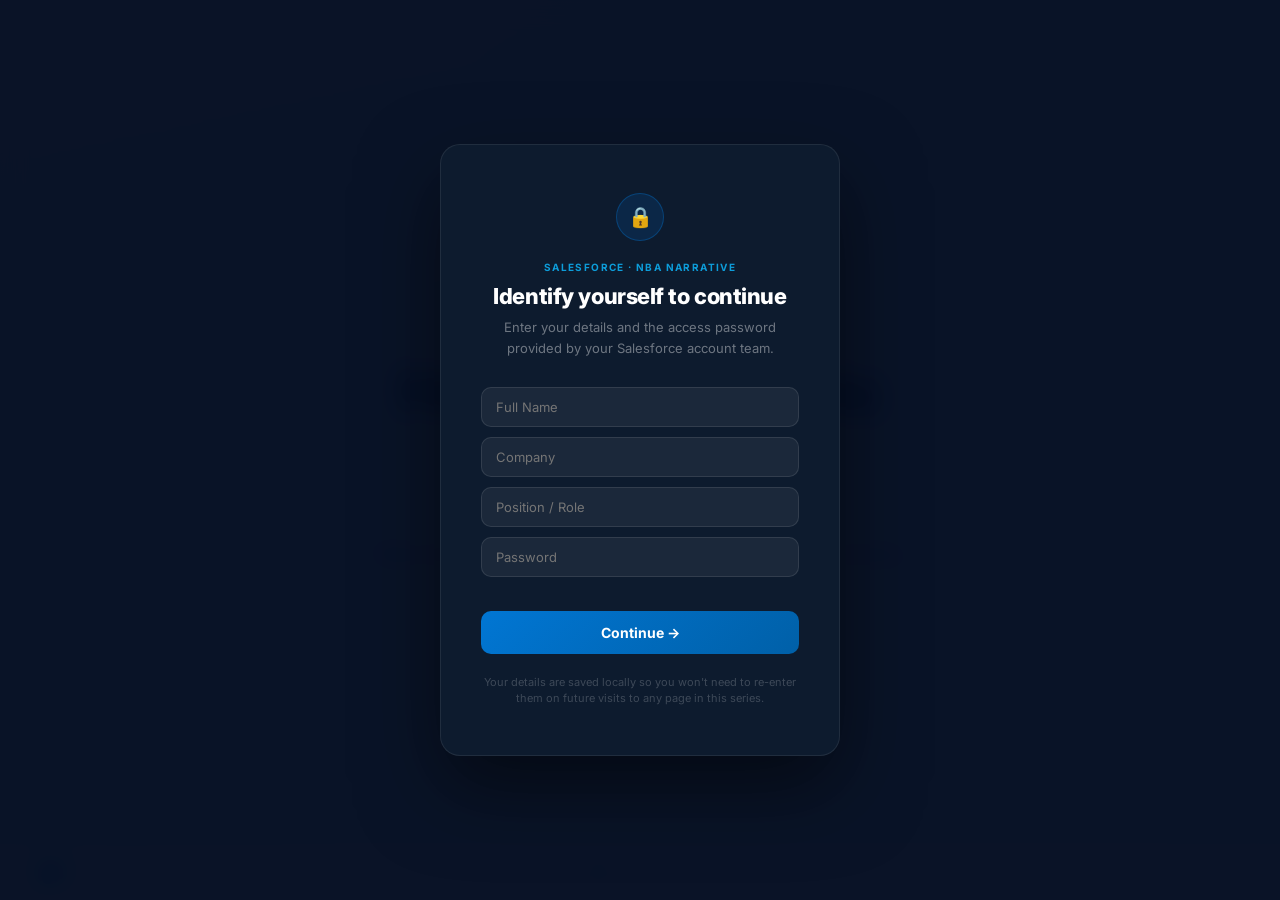
<file: v5-lite/index.html>
<!doctype html>
<html lang="en">
  <head>
    <meta charset="UTF-8" />
    <link rel="icon" type="image/png" href="./sf-logo-cloud.png" />
    <meta name="viewport" content="width=device-width, initial-scale=1.0" />
    <title>Headless Agentic Decisioning &middot; Salesforce</title>
    <link rel="preconnect" href="https://fonts.googleapis.com">
    <link rel="preconnect" href="https://fonts.gstatic.com" crossorigin>
    <link href="https://fonts.googleapis.com/css2?family=Inter:wght@300;400;500;600;700&display=swap" rel="stylesheet">
    <script type="module" crossorigin src="./assets/index-COpCjakN.js"></script>
    <link rel="stylesheet" crossorigin href="./assets/index-DR5Bif7m.css">
  </head>
  <body>
    <div id="root"></div>
    <script src="./gate.js" data-page="Headless Agentic Decisioning (v5-lite)"></script>
  </body>
</html>
</file>
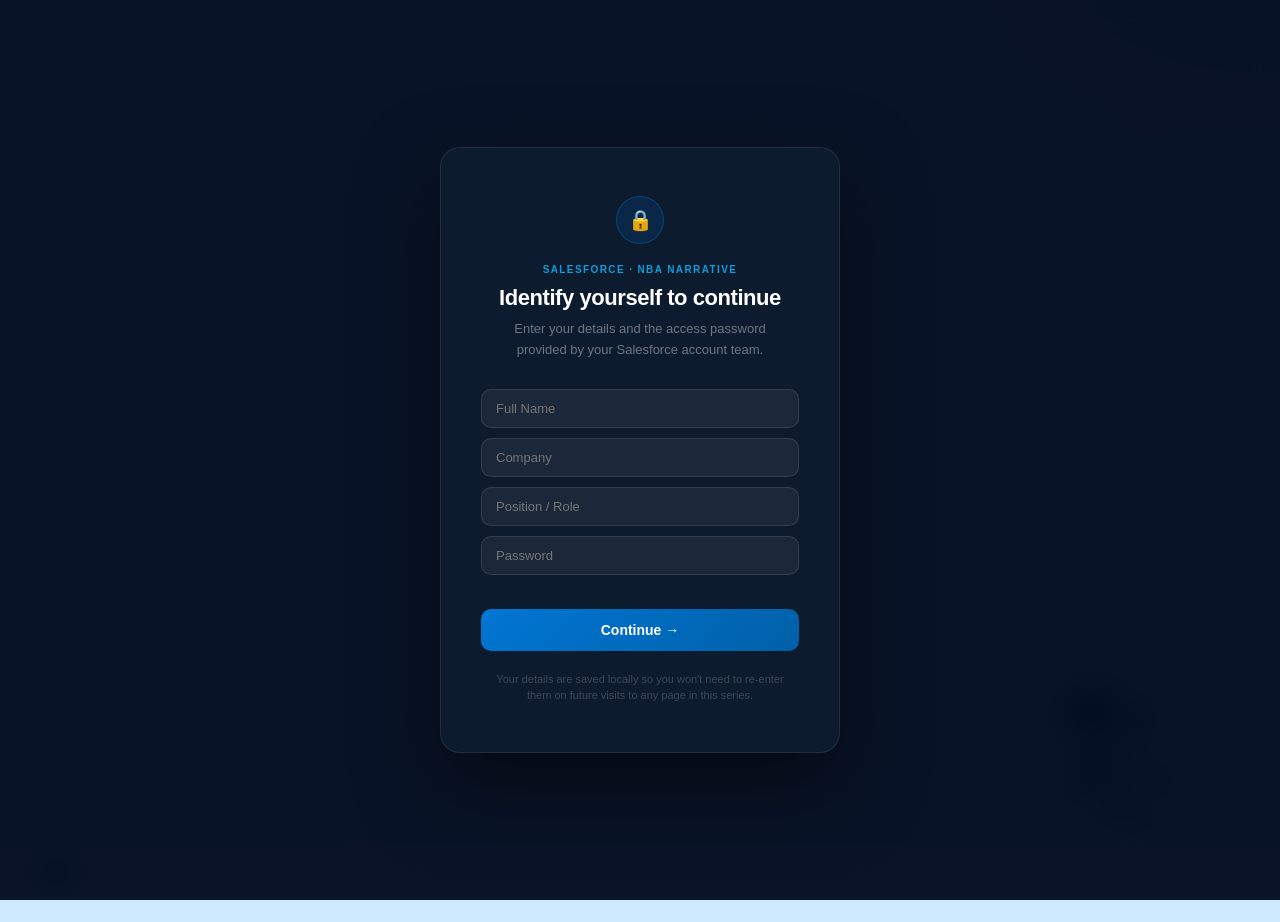
<file: lite.html>
<!DOCTYPE html>
<html lang="en">
<head>
    <meta charset="UTF-8">
    <meta name="viewport" content="width=device-width, initial-scale=1.0">
    <title>Decisioning Hub Framing · Lite — Salesforce</title>
    <style>
        *, *::before, *::after {
            box-sizing: border-box;
            margin: 0;
            padding: 0;
        }

        :root {
            --navy:   #CFE9FE;
            --navy2:  #EAF5FE;
            --blue:   #022AC0;
            --blue2:  #022AC0;
            --royal:  #022AC0;
            --teal:   #04E1CB;
            --lblue:  #90D0FE;
            --gold:   #F6BC06;
            --white:  #002775;
            --text:   #002775;
            --card:   rgba(0, 39, 117, 0.06);
            --card-h: rgba(0, 39, 117, 0.12);
            --border: rgba(0, 39, 117, 0.14);
            --muted:  rgba(0, 39, 117, 0.6);
        }

        html, body {
            width: 100%;
            height: 100%;
            overflow: hidden;
            font-family: 'Segoe UI', Arial, sans-serif;
            background: var(--navy);
            color: var(--text);
            -webkit-font-smoothing: antialiased;
        }

        .bg-base {
            position: fixed;
            inset: 0;
            z-index: 0;
            pointer-events: none;
            background: radial-gradient(ellipse 90% 70% at 100% 0%, rgba(2, 42, 192, 0.07) 0%, transparent 55%),
                        radial-gradient(ellipse 60% 50% at 0% 100%, rgba(4, 225, 203, 0.04) 0%, transparent 50%),
                        linear-gradient(170deg, #CFE9FE 0%, #D8EFFE 60%, #CFE9FE 100%);
        }

        .bg-noise {
            position: fixed;
            inset: 0;
            z-index: 0;
            pointer-events: none;
            opacity: 0.012;
            background-image: url("data:image/svg+xml,%3Csvg viewBox='0 0 256 256' xmlns='http://www.w3.org/2000/svg'%3E%3Cfilter id='n'%3E%3CfeTurbulence type='fractalNoise' baseFrequency='0.9' numOctaves='4' stitchTiles='stitch'/%3E%3C/filter%3E%3Crect width='100%25' height='100%25' filter='url(%23n)'/%3E%3C/svg%3E");
            background-repeat: repeat;
            background-size: 200px 200px;
        }

        .deck {
            width: 100%;
            height: 100vh;
            position: relative;
            z-index: 1;
        }

        .slide {
            position: absolute;
            inset: 0;
            display: flex;
            align-items: center;
            justify-content: center;
            padding: 64px 108px 88px;
            opacity: 0;
            pointer-events: none;
            transition: opacity 0.45s cubic-bezier(0.4, 0, 0.2, 1), transform 0.45s cubic-bezier(0.4, 0, 0.2, 1);
            transform: translateY(22px);
        }

        .slide.active {
            opacity: 1;
            pointer-events: all;
            transform: translateY(0);
        }

        .slide.exit {
            opacity: 0;
            transform: translateY(-18px);
            transition: opacity 0.26s ease, transform 0.26s ease;
        }

        /* ── NAV BAR ── */
        .nav-bar {
            position: fixed;
            bottom: 0;
            left: 0;
            right: 0;
            z-index: 100;
            height: 56px;
            display: flex;
            align-items: center;
            justify-content: space-between;
            padding: 0 40px;
            background: rgba(255, 255, 255, 0.92);
            backdrop-filter: blur(20px);
            border-top: 1px solid rgba(0, 39, 117, 0.1);
        }

        .nav-brand {
            display: flex;
            align-items: center;
            gap: 12px;
        }

        .nav-sf-logo {
            height: 24px;
            width: auto;
        }

        .nav-divider {
            width: 1px;
            height: 18px;
            background: rgba(0, 39, 117, 0.14);
        }

        .nav-title {
            font-size: 11px;
            font-weight: 700;
            letter-spacing: 0.08em;
            text-transform: uppercase;
            color: rgba(0, 39, 117, 0.5);
        }

        .nav-controls {
            display: flex;
            align-items: center;
            gap: 14px;
        }

        .nav-btn {
            width: 30px;
            height: 30px;
            border-radius: 50%;
            border: 1px solid rgba(2, 42, 192, 0.3);
            background: none;
            color: rgba(0, 39, 117, 0.7);
            font-size: 15px;
            cursor: pointer;
            display: flex;
            align-items: center;
            justify-content: center;
            transition: all 0.2s;
            font-family: inherit;
        }

        .nav-btn:hover {
            border-color: var(--blue2);
            color: var(--blue2);
            background: rgba(2, 42, 192, 0.06);
        }

        .nav-btn:focus-visible {
            outline: 2px solid var(--blue2);
            outline-offset: 3px;
        }

        .nav-btn:disabled {
            opacity: 0.28;
            cursor: default;
        }

        .nav-counter {
            font-size: 11px;
            color: var(--muted);
            min-width: 32px;
            text-align: center;
            letter-spacing: 0.04em;
        }

        .nav-dots {
            display: flex;
            align-items: center;
            gap: 5px;
        }

        .dot {
            width: 5px;
            height: 5px;
            border-radius: 50%;
            background: rgba(0, 39, 117, 0.2);
            cursor: pointer;
            transition: all 0.3s;
            border: none;
            padding: 0;
            flex-shrink: 0;
        }

        .dot:focus-visible {
            outline: 2px solid var(--blue2);
            outline-offset: 3px;
            border-radius: 4px;
        }

        .dot.active {
            background: var(--blue2);
            width: 16px;
            border-radius: 3px;
        }

        .key-hint {
            position: fixed;
            bottom: 66px;
            right: 36px;
            font-size: 9px;
            color: rgba(0, 39, 117, 0.22);
            letter-spacing: 0.06em;
            display: flex;
            align-items: center;
            gap: 4px;
        }

        .key {
            padding: 2px 5px;
            border-radius: 3px;
            border: 1px solid rgba(0, 39, 117, 0.14);
            font-size: 8px;
        }

        /* ── TYPOGRAPHY ── */
        .eyebrow {
            font-size: 14px;
            font-weight: 700;
            letter-spacing: 0.18em;
            text-transform: uppercase;
            color: var(--blue2);
            margin-bottom: 16px;
        }

        .big {
            font-size: clamp(40px, 4.5vw, 66px);
            font-weight: 900;
            line-height: 1.05;
            letter-spacing: -0.03em;
            margin-bottom: 24px;
            color: var(--text);
        }

        .sub {
            font-size: clamp(17px, 1.6vw, 21px);
            color: var(--muted);
            line-height: 1.8;
            max-width: 540px;
        }

        .hl       { color: var(--blue2); }
        .hl-teal  { color: var(--teal); }
        .hl-gold  { color: #C89000; }
        .hl-lblue { color: #0057B8; }

        .accent-line {
            width: 40px;
            height: 3px;
            border-radius: 2px;
            margin-bottom: 20px;
            background: linear-gradient(90deg, var(--blue2), var(--teal));
        }

        /* ── 2-COLUMN ── */
        .two-col {
            display: flex;
            gap: 72px;
            align-items: center;
            max-width: 980px;
        }

        .two-col .col { flex: 1; }

        /* ── STAT GRID ── */
        .stat-grid {
            display: grid;
            grid-template-columns: 1fr 1fr;
            gap: 14px;
            width: 100%;
            max-width: 880px;
        }

        .stat-card {
            background: var(--card);
            border: 1px solid var(--border);
            border-radius: 16px;
            padding: 26px 22px;
            border-left: 3px solid var(--blue2);
            position: relative;
            overflow: hidden;
        }

        .stat-card::before {
            content: '';
            position: absolute;
            top: 0;
            left: 0;
            right: 0;
            height: 1px;
            background: linear-gradient(90deg, var(--blue2), transparent);
            opacity: 0.4;
        }

        .stat-card.teal  { border-left-color: #009E90; }
        .stat-card.teal::before  { background: linear-gradient(90deg, #009E90, transparent); }
        .stat-card.gold  { border-left-color: #C89000; }
        .stat-card.gold::before  { background: linear-gradient(90deg, #C89000, transparent); }
        .stat-card.lblue { border-left-color: #0057B8; }
        .stat-card.lblue::before { background: linear-gradient(90deg, #0057B8, transparent); }

        .stat-val {
            font-size: clamp(32px, 3.8vw, 50px);
            font-weight: 900;
            letter-spacing: -0.03em;
            line-height: 1;
            margin-bottom: 9px;
        }

        .stat-val.c-blue  { color: var(--blue2); }
        .stat-val.c-teal  { color: #007A72; }
        .stat-val.c-gold  { color: #C89000; }
        .stat-val.c-lblue { color: #0057B8; }

        .stat-label { font-size: 18px; font-weight: 700; margin-bottom: 8px; color: var(--text); }
        .stat-desc  { font-size: 15px; color: var(--muted); line-height: 1.65; }

        /* ── FLOW ── */
        .flow {
            display: flex;
            align-items: flex-start;
            width: 100%;
            max-width: 1020px;
        }

        .flow-step {
            flex: 1;
            display: flex;
            flex-direction: column;
            align-items: center;
            text-align: center;
        }

        .flow-icon {
            width: 76px;
            height: 76px;
            margin-bottom: 16px;
            display: flex;
            align-items: center;
            justify-content: center;
            background: rgba(2, 42, 192, 0.06);
            border: 1px solid rgba(2, 42, 192, 0.16);
            border-radius: 20px;
        }

        .flow-icon img { width: 46px; height: 46px; object-fit: contain; }

        .flow-step-num {
            font-size: 13px;
            font-weight: 700;
            letter-spacing: 0.12em;
            text-transform: uppercase;
            color: var(--blue2);
            margin-bottom: 6px;
        }

        .flow-step-title { font-size: 19px; font-weight: 700; margin-bottom: 8px; color: var(--text); }
        .flow-step-desc  { font-size: 15px; color: var(--muted); line-height: 1.6; max-width: 150px; }

        .flow-arrow {
            flex-shrink: 0;
            align-self: center;
            padding-bottom: 48px;
            color: rgba(2, 42, 192, 0.25);
            font-size: 20px;
            margin: 0 2px;
        }

        /* ── PLATFORM GRID ── */
        .platform-grid {
            display: grid;
            grid-template-columns: repeat(3, 1fr);
            gap: 11px;
            width: 100%;
            max-width: 880px;
        }

        .platform-card {
            background: var(--card);
            border: 1px solid var(--border);
            border-radius: 12px;
            padding: 16px 14px;
            display: flex;
            align-items: flex-start;
            gap: 12px;
            transition: background 0.2s, border-color 0.2s;
        }

        .platform-card:hover {
            background: var(--card-h);
            border-color: rgba(2, 42, 192, 0.28);
        }

        .platform-icon img { width: 34px; height: 34px; object-fit: contain; flex-shrink: 0; }
        .platform-num  { font-size: 13px; font-weight: 700; letter-spacing: 0.1em; text-transform: uppercase; color: var(--blue2); margin-bottom: 4px; }
        .platform-name { font-size: 17px; font-weight: 700; margin-bottom: 6px; color: var(--text); }
        .platform-desc { font-size: 14px; color: var(--muted); line-height: 1.55; }

        /* ── OUTCOME GRID ── */
        .outcome-grid {
            display: grid;
            grid-template-columns: 1fr 1fr;
            gap: 13px;
            width: 100%;
            max-width: 860px;
        }

        .outcome-card {
            background: var(--card);
            border: 1px solid var(--border);
            border-radius: 14px;
            padding: 22px;
            display: flex;
            gap: 14px;
            align-items: flex-start;
            transition: background 0.2s;
        }

        .outcome-card:hover { background: var(--card-h); }

        .outcome-bullet { width: 9px; height: 9px; border-radius: 50%; flex-shrink: 0; margin-top: 7px; }
        .outcome-title  { font-size: 17px; font-weight: 700; margin-bottom: 6px; color: var(--text); }
        .outcome-desc   { font-size: 15px; color: var(--muted); line-height: 1.65; }

        /* ── PROOF ── */
        .proof-row {
            display: flex;
            gap: 14px;
            width: 100%;
            max-width: 960px;
        }

        .proof-card {
            flex: 1;
            background: var(--card);
            border: 1px solid var(--border);
            border-radius: 16px;
            padding: 24px 20px;
            border-top: 3px solid var(--blue2);
            position: relative;
            overflow: hidden;
        }

        .proof-card::after {
            content: '';
            position: absolute;
            inset: 0;
            background: linear-gradient(180deg, rgba(2, 42, 192, 0.03) 0%, transparent 40%);
        }

        .proof-card.teal { border-top-color: #007A72; }
        .proof-card.teal::after { background: linear-gradient(180deg, rgba(0, 122, 114, 0.04) 0%, transparent 40%); }
        .proof-card.gold { border-top-color: #C89000; }
        .proof-card.gold::after { background: linear-gradient(180deg, rgba(200, 144, 0, 0.04) 0%, transparent 40%); }

        .proof-metric { font-size: 42px; font-weight: 900; letter-spacing: -0.03em; line-height: 1; margin-bottom: 3px; position: relative; color: var(--text); }
        .proof-co     { font-size: 14px; font-weight: 700; text-transform: uppercase; letter-spacing: 0.1em; color: var(--muted); margin-bottom: 12px; position: relative; }
        .proof-text   { font-size: 16px; color: var(--muted); line-height: 1.7; position: relative; }
        .proof-text strong { color: var(--text); }

        /* ── CTA ── */
        .cta-wrap {
            border: 1px solid rgba(2, 42, 192, 0.18);
            border-radius: 28px;
            padding: 50px 60px;
            text-align: center;
            max-width: 640px;
            background: rgba(255, 255, 255, 0.6);
            backdrop-filter: blur(12px);
            position: relative;
            overflow: hidden;
        }

        .cta-wrap::before {
            content: '';
            position: absolute;
            top: -1px;
            left: 50%;
            transform: translateX(-50%);
            width: 200px;
            height: 1px;
            background: linear-gradient(90deg, transparent, var(--blue2), transparent);
        }

        .cta-steps { display: flex; gap: 32px; justify-content: center; margin-top: 36px; }

        .cta-step-num {
            width: 26px;
            height: 26px;
            border-radius: 50%;
            margin: 0 auto 8px;
            background: rgba(2, 42, 192, 0.08);
            border: 1px solid rgba(2, 42, 192, 0.25);
            font-size: 11px;
            font-weight: 700;
            color: var(--blue2);
            display: flex;
            align-items: center;
            justify-content: center;
        }

        .cta-step-label { font-size: 17px; color: var(--muted); font-weight: 600; }

        /* ── DECORATIONS ── */
        .star-deco {
            position: absolute;
            pointer-events: none;
            user-select: none;
            z-index: 2;
        }

        .star-deco img {
            display: block;
            width: 28px;
            height: 28px;
            opacity: 0.3;
        }

        .char {
            position: absolute;
            pointer-events: none;
            user-select: none;
            z-index: 2;
        }

        .char img {
            display: block;
            height: 180px;
            width: auto;
        }

        /* ── MOMENTS THAT MATTER SLIDE ── */
        .mtm-row {
            display: flex;
            align-items: center;
            gap: 56px;
            max-width: 1060px;
            width: 100%;
        }

        .mtm-text {
            flex: 0 0 340px;
            display: flex;
            flex-direction: column;
        }

        .mtm-text .big {
            font-size: clamp(26px, 2.6vw, 38px);
        }

        .mtm-diagram {
            flex: 1;
            display: flex;
            align-items: center;
            justify-content: center;
            min-width: 0;
        }

        .mtm-diagram img {
            width: 100%;
            max-height: calc(100vh - 140px);
            object-fit: contain;
        }

        /* ── MOBILE ── */
        @media (max-width: 900px) {
            .slide { padding: 48px 64px 80px; }
        }

        @media (max-width: 768px) {
            html, body { overflow-y: auto; height: auto; }
            .deck { height: auto; }

            .slide {
                position: relative;
                opacity: 1 !important;
                transform: none !important;
                pointer-events: all;
                display: none;
                flex-direction: column;
                align-items: center;
                justify-content: flex-start;
                padding: 32px 20px 88px;
                gap: 20px;
                min-height: 100svh;
            }
            .slide.active { display: flex; }

            /* Typography */
            .eyebrow { font-size: 11px; letter-spacing: 0.14em; margin-bottom: 10px; }
            .big { font-size: clamp(26px, 7vw, 38px); }
            .sub { font-size: 15px; line-height: 1.75; }
            .accent-line { margin-bottom: 12px !important; }

            /* Two-col → stack */
            .two-col { flex-direction: column; gap: 4px; max-width: 100%; }
            .two-col .col:first-child { margin-bottom: 8px; }

            /* MTM → stack */
            .mtm-row { flex-direction: column; gap: 16px; }
            .mtm-text { flex: none; width: 100%; }
            .mtm-diagram img { max-height: 50svh; }

            /* Stat grid → single col */
            .stat-grid { grid-template-columns: 1fr; gap: 10px; max-width: 100%; }
            .stat-card { padding: 18px 16px; }
            .stat-val { font-size: 36px !important; }
            .stat-label { font-size: 14px; }
            .stat-desc { font-size: 12px; }

            /* Flow → 2-col wrap */
            .flow { flex-wrap: wrap; gap: 14px; justify-content: center; max-width: 100%; }
            .flow-arrow { display: none; }
            .flow-step { width: calc(50% - 8px); }
            .flow-icon { width: 52px; height: 52px; }
            .flow-icon img { width: 30px; height: 30px; }
            .flow-step-title { font-size: 14px; }
            .flow-step-desc { font-size: 12px; max-width: none; }

            /* Platform grid → 2 cols */
            .platform-grid { grid-template-columns: 1fr 1fr; gap: 8px; max-width: 100%; }
            .platform-card { padding: 12px 10px; gap: 8px; }
            .platform-icon img { width: 26px; height: 26px; }
            .platform-name { font-size: 13px; }
            .platform-desc { font-size: 11px; line-height: 1.45; }

            /* Outcome grid → single col */
            .outcome-grid { grid-template-columns: 1fr; gap: 10px; max-width: 100%; }
            .outcome-card { padding: 16px; gap: 12px; }
            .outcome-title { font-size: 14px; }
            .outcome-desc { font-size: 13px; }

            /* Proof → single col */
            .proof-row { flex-direction: column; gap: 10px; max-width: 100%; }
            .proof-card { padding: 20px 16px; }
            .proof-metric { font-size: 30px; }
            .proof-co { font-size: 11px; }
            .proof-text { font-size: 14px; }

            /* Competitor table → horizontal scroll */
            .comp-slide { overflow-x: auto; -webkit-overflow-scrolling: touch; max-width: 100%; }
            .comp-table { min-width: 560px; }
            .comp-table th { font-size: 10px; padding: 8px 10px; }
            .comp-table td { font-size: 11px; padding: 10px; }
            .comp-table td:first-child { width: 100px; font-size: 11px; }

            /* CTA */
            .cta-wrap { padding: 28px 20px; border-radius: 18px; max-width: 100%; }
            .cta-steps { flex-direction: row; gap: 20px; flex-wrap: wrap; justify-content: center; margin-top: 24px; }
            .cta-step-label { font-size: 13px; }

            /* Nav */
            .nav-bar { padding: 0 16px; }
            .nav-title { display: none; }
            .nav-divider { display: none; }
            .nav-dots { display: none; }
            .nav-counter { font-size: 12px; }

            /* Hide decorations */
            .key-hint, .star-deco, .char { display: none; }
        }

        @media (max-width: 480px) {
            .slide { padding: 24px 16px 84px; }
            .big { font-size: 26px; }
            .platform-grid { grid-template-columns: 1fr; }
            .flow-step { width: calc(50% - 7px); }
        }

        /* ── COMPETITOR TABLE ── */
        .comp-slide {
            width: 100%;
            max-width: 960px;
        }

        .comp-table {
            width: 100%;
            border-collapse: separate;
            border-spacing: 0;
        }

        .comp-table th {
            padding: 10px 14px;
            font-size: 13px;
            font-weight: 700;
            letter-spacing: 0.1em;
            text-transform: uppercase;
            color: rgba(0, 39, 117, 0.4);
            text-align: left;
            border-bottom: 1px solid rgba(0, 39, 117, 0.1);
        }

        .comp-table th.sf-col {
            color: var(--blue2);
        }

        .comp-table td {
            padding: 12px 14px;
            font-size: 15px;
            color: rgba(0, 39, 117, 0.78);
            border-bottom: 1px solid rgba(0, 39, 117, 0.06);
            vertical-align: top;
            line-height: 1.5;
        }

        .comp-table tr:last-child td { border-bottom: none; }

        .comp-table td:first-child {
            font-size: 14px;
            font-weight: 700;
            color: rgba(0, 39, 117, 0.55);
            letter-spacing: 0.02em;
            width: 160px;
        }

        .comp-table td.sf-cell {
            color: var(--text);
            font-weight: 600;
            background: rgba(2, 42, 192, 0.05);
        }

        .comp-table td.sf-cell .tick { color: #007A72; margin-right: 5px; }
        .comp-table td.comp-cell .tick  { color: rgba(0, 122, 114, 0.55); margin-right: 5px; }
        .comp-table td.comp-cell .cross { color: rgba(200, 0, 0, 0.5);  margin-right: 5px; }
        .comp-table td.comp-cell .part  { color: rgba(180, 120, 0, 0.7);  margin-right: 5px; }
    </style>
</head>
<body>
    <div class="bg-base"></div>
    <div class="bg-noise"></div>

    <div id="deck" class="deck">

        <!-- Slide 1: Title -->
        <section class="slide">
            <div style="text-align: center; max-width: 820px;">
                <div class="accent-line" style="margin: 0 auto 20px;"></div>
                <div class="eyebrow">Salesforce · Internal Briefing</div>
                <h1 class="big">Agentic<br><span class="hl">Decisioning.</span></h1>
                <p class="sub" style="margin: 0 auto;">The engine that determines the right action for every customer — and acts on it. At scale.</p>
            </div>
            <div class="star-deco" style="top: 100px; right: 120px;"><img src="sf-star-gold.png" alt=""></div>
            <div class="star-deco" style="top: 140px; right: 80px; opacity: 0.2;"><img src="sf-star-gold.png" style="width:16px;height:16px;opacity:1;"></div>
            <div class="char" style="bottom: 56px; right: 80px;"><img src="char-agent-astro-2.png" alt=""></div>
        </section>

        <!-- Slide 2: Video -->
        <section class="slide">
            <div style="width: 100%; max-width: 1100px;">
                <div style="width: 100%; position: relative; padding-bottom: 56.25%; height: 0; border-radius: 14px; overflow: hidden; border: 1px solid var(--border); box-shadow: 0 20px 56px rgba(0,39,117,0.2);">
                    <iframe src="https://www.loom.com/embed/36abf78cfdea4cb8a8a8c62db8e81add" frameborder="0" webkitallowfullscreen mozallowfullscreen allowfullscreen style="position: absolute; top: 0; left: 0; width: 100%; height: 100%;"></iframe>
                </div>
            </div>
        </section>

        <!-- Slide 3: The Evolution of Marketing Decisioning -->
        <section class="slide">
            <div style="max-width: 1120px; width: 100%;">
                <div style="text-align: center; margin-bottom: 56px;">
                    <div class="accent-line" style="margin: 0 auto 12px;"></div>
                    <div class="eyebrow" style="margin-bottom: 10px;">The Evolution of Marketing Decisioning</div>
                    <h2 class="big" style="font-size: clamp(26px, 3vw, 42px); margin-bottom: 0;">Four eras. <span class="hl">One direction.</span></h2>
                </div>

                <!-- Timeline -->
                <div style="position: relative; padding: 0 60px; margin-bottom: 64px;">
                    <div style="position: absolute; top: 9px; left: 60px; right: 60px; height: 2px; background: linear-gradient(to right, rgba(0,39,117,0.18) 0%, rgba(0,39,117,0.18) 80%, var(--blue2) 95%, var(--blue2) 100%);"></div>
                    <div style="display: grid; grid-template-columns: repeat(4, 1fr); gap: 20px; position: relative;">
                        <div style="text-align: center;">
                            <div style="width: 20px; height: 20px; border-radius: 50%; background: var(--navy); border: 3px solid rgba(0,39,117,0.32); margin: 0 auto 28px;"></div>
                            <div style="font-size: 12px; font-weight: 800; letter-spacing: 0.14em; text-transform: uppercase; color: var(--muted); margin-bottom: 10px;">Era 1</div>
                            <div style="font-size: clamp(16px, 1.7vw, 22px); font-weight: 700; color: var(--text); line-height: 1.3; letter-spacing: -0.01em;">Upload lists.<br>Batch send.</div>
                        </div>
                        <div style="text-align: center;">
                            <div style="width: 20px; height: 20px; border-radius: 50%; background: var(--navy); border: 3px solid rgba(0,39,117,0.32); margin: 0 auto 28px;"></div>
                            <div style="font-size: 12px; font-weight: 800; letter-spacing: 0.14em; text-transform: uppercase; color: var(--muted); margin-bottom: 10px;">Era 2</div>
                            <div style="font-size: clamp(16px, 1.7vw, 22px); font-weight: 700; color: var(--text); line-height: 1.3; letter-spacing: -0.01em;">Journeys &amp;<br>AMPScript.</div>
                        </div>
                        <div style="text-align: center;">
                            <div style="width: 20px; height: 20px; border-radius: 50%; background: var(--navy); border: 3px solid rgba(0,39,117,0.32); margin: 0 auto 28px;"></div>
                            <div style="font-size: 12px; font-weight: 800; letter-spacing: 0.14em; text-transform: uppercase; color: var(--muted); margin-bottom: 10px;">Era 3</div>
                            <div style="font-size: clamp(16px, 1.7vw, 22px); font-weight: 700; color: var(--text); line-height: 1.3; letter-spacing: -0.01em;">Decision trees &amp;<br>rules engines.</div>
                        </div>
                        <div style="text-align: center;">
                            <div style="width: 20px; height: 20px; border-radius: 50%; background: var(--blue2); border: 3px solid rgba(2,42,192,0.28); margin: 0 auto 28px; box-shadow: 0 0 0 6px rgba(2,42,192,0.1);"></div>
                            <div style="font-size: 12px; font-weight: 800; letter-spacing: 0.14em; text-transform: uppercase; color: var(--blue2); margin-bottom: 10px;">Era 4 &middot; 2026</div>
                            <div style="font-size: clamp(16px, 1.7vw, 22px); font-weight: 700; color: var(--text); line-height: 1.3; letter-spacing: -0.01em;">Moments that matter.<br>Actions, not campaigns.</div>
                        </div>
                    </div>
                </div>

                <!-- Big bottom callout -->
                <p style="text-align: center; font-size: clamp(22px, 2.4vw, 32px); font-weight: 700; line-height: 1.4; color: var(--text); max-width: 980px; margin: 0 auto; letter-spacing: -0.015em;">The question isn&rsquo;t &ldquo;what tool do I add?&rdquo; &mdash;<br>it&rsquo;s <span class="hl">&ldquo;what does decisioning look like when data is unified and reasoning is possible?&rdquo;</span></p>
            </div>
        </section>

        <!-- Slide 4: Moments That Matter -->
        <section class="slide mtm-slide">
            <div class="mtm-row">
                <div class="mtm-text">
                    <div class="accent-line" style="margin-bottom: 16px;"></div>
                    <div class="eyebrow">The Moments That Matter</div>
                    <h2 class="big" style="margin-bottom: 16px;">Every touchpoint fires a signal.<br><span class="hl">Most go unanswered.</span></h2>
                    <p class="sub">The diagram shows where NBA sits across Sales, Service and Marketing — and why the decisioning layer has to sit at the centre of all three.</p>
                </div>
                <div class="mtm-diagram">
                    <img src="moments-light.svg" alt="Moments That Matter — signals across Sales, Service and Marketing">
                </div>
            </div>
        </section>

        <!-- Slide 5: What It Is / How It Works -->
        <section class="slide">
            <div style="max-width: 1040px; width: 100%;">
                <div style="text-align: center; margin-bottom: 28px;">
                    <div class="accent-line" style="margin: 0 auto 12px;"></div>
                    <div class="eyebrow" style="margin-bottom: 10px;">What It Is</div>
                    <h2 class="big" style="font-size: clamp(22px, 2.4vw, 34px); margin-bottom: 16px;">The engine that connects signal to action.</h2>
                    <div style="display: flex; gap: 8px; justify-content: center; flex-wrap: wrap;">
                        <div style="padding: 5px 14px; border-radius: 20px; background: rgba(2,42,192,0.08); border: 1px solid rgba(2,42,192,0.22); font-size: 12px; font-weight: 700; color: var(--blue2); letter-spacing: 0.05em;">Real-time</div>
                        <div style="padding: 5px 14px; border-radius: 20px; background: rgba(0,122,114,0.08); border: 1px solid rgba(0,122,114,0.22); font-size: 12px; font-weight: 700; color: #007A72; letter-spacing: 0.05em;">AI-scored</div>
                        <div style="padding: 5px 14px; border-radius: 20px; background: rgba(0,87,184,0.08); border: 1px solid rgba(0,87,184,0.22); font-size: 12px; font-weight: 700; color: #0057B8; letter-spacing: 0.05em;">Self-improving</div>
                        <div style="padding: 5px 14px; border-radius: 20px; background: rgba(200,144,0,0.08); border: 1px solid rgba(200,144,0,0.22); font-size: 12px; font-weight: 700; color: #C89000; letter-spacing: 0.05em;">Every customer</div>
                    </div>
                </div>
                <div style="width: 40px; height: 1px; background: var(--border); margin: 0 auto 20px;"></div>
                <div class="eyebrow" style="text-align: center; margin-bottom: 22px;">How It Works</div>
                <div class="flow">
                    <div class="flow-step">
                        <div class="flow-icon"><img src="icon-data360.png" alt="Data 360"></div>
                        <div class="flow-step-num">01</div>
                        <div class="flow-step-title">Signal</div>
                        <div class="flow-step-desc">Customer data unified in real time</div>
                    </div>
                    <div class="flow-arrow">›</div>
                    <div class="flow-step">
                        <div class="flow-icon"><img src="icon-platform.png" alt="Einstein"></div>
                        <div class="flow-step-num">02</div>
                        <div class="flow-step-title">Decide</div>
                        <div class="flow-step-desc">AI scores every possible action</div>
                    </div>
                    <div class="flow-arrow">›</div>
                    <div class="flow-step">
                        <div class="flow-icon"><img src="icon-salesrevenue.png" alt="Select"></div>
                        <div class="flow-step-num">03</div>
                        <div class="flow-step-title">Select</div>
                        <div class="flow-step-desc">One winning action per customer</div>
                    </div>
                    <div class="flow-arrow">›</div>
                    <div class="flow-step">
                        <div class="flow-icon"><img src="icon-marketing.png" alt="Act"></div>
                        <div class="flow-step-num">04</div>
                        <div class="flow-step-title">Act</div>
                        <div class="flow-step-desc">Delivered via agent or channel</div>
                    </div>
                    <div class="flow-arrow">›</div>
                    <div class="flow-step">
                        <div class="flow-icon"><img src="icon-agentforce.png" alt="Learn"></div>
                        <div class="flow-step-num">05</div>
                        <div class="flow-step-title">Learn</div>
                        <div class="flow-step-desc">Outcome feeds back. Model improves.</div>
                    </div>
                </div>
                <p class="sub" style="text-align: center; max-width: 900px; margin: 20px auto 0; font-size: clamp(15px, 1.4vw, 18px);">Continuously. Across every customer. Every signal. Every channel.</p>
            </div>
        </section>

        <!-- Slide 6: The Platform -->
        <section class="slide">
            <div style="max-width: 980px; width: 100%;">
                <div class="accent-line" style="margin: 0 auto 12px;"></div>
                <div class="eyebrow" style="text-align: center; margin-bottom: 8px;">The Platform</div>
                <h2 class="big" style="text-align: center; font-size: clamp(26px, 3vw, 42px); margin-bottom: 22px;">Five layers. One connected system.</h2>

                <!-- 5 cards: icon top, ghost number, name, desc -->
                <div style="display: grid; grid-template-columns: repeat(5, 1fr); gap: 10px; margin-bottom: 16px;">

                    <div style="background: var(--card); border: 1px solid var(--border); border-radius: 14px; padding: 18px 16px; display: flex; flex-direction: column; gap: 12px; position: relative; overflow: hidden;">
                        <div style="position: absolute; top: 10px; right: 14px; font-size: 36px; font-weight: 900; color: rgba(0,39,117,0.06); line-height: 1; letter-spacing: -0.03em; pointer-events: none;">01</div>
                        <div style="width: 36px; height: 36px; border-radius: 10px; background: rgba(2,42,192,0.08); border: 1px solid rgba(2,42,192,0.14); display: flex; align-items: center; justify-content: center; flex-shrink: 0;">
                            <img src="icon-salesrevenue.png" style="width: 20px; height: 20px; object-fit: contain;">
                        </div>
                        <div>
                            <div style="font-size: 14px; font-weight: 700; color: var(--text); line-height: 1.3; margin-bottom: 5px;">Action Catalogue</div>
                            <div style="font-size: 13px; color: var(--muted); line-height: 1.55;">The catalogue — every possible action available to the engine</div>
                        </div>
                    </div>

                    <div style="background: var(--card); border: 1px solid var(--border); border-radius: 14px; padding: 18px 16px; display: flex; flex-direction: column; gap: 12px; position: relative; overflow: hidden;">
                        <div style="position: absolute; top: 10px; right: 14px; font-size: 36px; font-weight: 900; color: rgba(0,39,117,0.06); line-height: 1; letter-spacing: -0.03em; pointer-events: none;">02</div>
                        <div style="width: 36px; height: 36px; border-radius: 10px; background: rgba(2,42,192,0.08); border: 1px solid rgba(2,42,192,0.14); display: flex; align-items: center; justify-content: center; flex-shrink: 0;">
                            <img src="icon-data360.png" style="width: 20px; height: 20px; object-fit: contain;">
                        </div>
                        <div>
                            <div style="font-size: 14px; font-weight: 700; color: var(--text); line-height: 1.3; margin-bottom: 5px;">Data 360</div>
                            <div style="font-size: 13px; color: var(--muted); line-height: 1.55;">The signal — unified customer profile, real time</div>
                        </div>
                    </div>

                    <!-- Einstein card — highlighted -->
                    <div style="background: rgba(2,42,192,0.05); border: 1px solid rgba(2,42,192,0.2); border-radius: 14px; padding: 18px 16px; display: flex; flex-direction: column; gap: 12px; position: relative; overflow: hidden;">
                        <div style="position: absolute; top: 10px; right: 14px; font-size: 36px; font-weight: 900; color: rgba(2,42,192,0.08); line-height: 1; letter-spacing: -0.03em; pointer-events: none;">03</div>
                        <div style="display: flex; gap: 6px; align-items: center; flex-shrink: 0;">
                            <div style="width: 36px; height: 36px; border-radius: 10px; background: rgba(2,42,192,0.12); border: 1px solid rgba(2,42,192,0.2); display: flex; align-items: center; justify-content: center;">
                                <img src="icon-platform.png" style="width: 20px; height: 20px; object-fit: contain;">
                            </div>
                            <div style="width: 36px; height: 36px; border-radius: 10px; background: rgba(2,42,192,0.12); border: 1px solid rgba(2,42,192,0.2); display: flex; align-items: center; justify-content: center;">
                                <img src="icon-agentforce.png" style="width: 20px; height: 20px; object-fit: contain;">
                            </div>
                        </div>
                        <div>
                            <div style="font-size: 14px; font-weight: 700; color: var(--text); line-height: 1.3; margin-bottom: 5px;">Einstein Studio + Flow <span style="font-weight: 500; color: var(--muted);">or</span> Agentforce</div>
                            <div style="font-size: 13px; color: var(--muted); line-height: 1.55;">The brain — ML scoring at scale, or agentic reasoning for complex decisions</div>
                        </div>
                        <div style="display: flex; gap: 4px; flex-wrap: wrap; margin-top: -4px;">
                            <span style="font-size: 10px; font-weight: 700; letter-spacing: 0.08em; padding: 3px 7px; border-radius: 4px; background: rgba(2,42,192,0.1); color: var(--blue2);">ML · SCALE</span>
                            <span style="font-size: 10px; font-weight: 700; letter-spacing: 0.08em; padding: 3px 7px; border-radius: 4px; background: rgba(0,122,114,0.1); color: #007A72;">AGENTIC · REASONING</span>
                        </div>
                    </div>

                    <div style="background: var(--card); border: 1px solid var(--border); border-radius: 14px; padding: 18px 16px; display: flex; flex-direction: column; gap: 12px; position: relative; overflow: hidden;">
                        <div style="position: absolute; top: 10px; right: 14px; font-size: 36px; font-weight: 900; color: rgba(0,39,117,0.06); line-height: 1; letter-spacing: -0.03em; pointer-events: none;">04</div>
                        <div style="width: 36px; height: 36px; border-radius: 10px; background: rgba(2,42,192,0.08); border: 1px solid rgba(2,42,192,0.14); display: flex; align-items: center; justify-content: center; flex-shrink: 0;">
                            <img src="icon-marketing.png" style="width: 20px; height: 20px; object-fit: contain;">
                        </div>
                        <div>
                            <div style="font-size: 14px; font-weight: 700; color: var(--text); line-height: 1.3; margin-bottom: 5px;">Agentforce Marketing &amp; Personalization</div>
                            <div style="font-size: 13px; color: var(--muted); line-height: 1.55;">The execution — agentic two-way communication and real-time in-channel personalisation, at scale</div>
                        </div>
                    </div>

                    <div style="background: var(--card); border: 1px solid var(--border); border-radius: 14px; padding: 18px 16px; display: flex; flex-direction: column; gap: 12px; position: relative; overflow: hidden;">
                        <div style="position: absolute; top: 10px; right: 14px; font-size: 36px; font-weight: 900; color: rgba(0,39,117,0.06); line-height: 1; letter-spacing: -0.03em; pointer-events: none;">05</div>
                        <div style="width: 36px; height: 36px; border-radius: 10px; background: rgba(2,42,192,0.08); border: 1px solid rgba(2,42,192,0.14); display: flex; align-items: center; justify-content: center; flex-shrink: 0;">
                            <img src="icon-data360.png" style="width: 20px; height: 20px; object-fit: contain;">
                        </div>
                        <div>
                            <div style="font-size: 14px; font-weight: 700; color: var(--text); line-height: 1.3; margin-bottom: 5px;">Feedback Loop</div>
                            <div style="font-size: 13px; color: var(--muted); line-height: 1.55;">The learning — every outcome improves the model</div>
                        </div>
                    </div>

                </div>

                <!-- Two modes: single horizontal bar -->
                <div style="display: flex; border: 1px solid var(--border); border-radius: 12px; overflow: hidden; margin-bottom: 14px; background: rgba(255,255,255,0.5);">
                    <div style="flex: 1; padding: 14px 18px; border-right: 1px solid var(--border);">
                        <div style="display: flex; align-items: center; gap: 8px; margin-bottom: 4px;">
                            <div style="width: 8px; height: 8px; border-radius: 50%; background: var(--blue2); flex-shrink: 0;"></div>
                            <div style="font-size: 12px; font-weight: 800; letter-spacing: 0.13em; text-transform: uppercase; color: var(--blue2);">Mode 1 · ML at Scale</div>
                        </div>
                        <div style="font-size: 14px; color: var(--muted); line-height: 1.55; padding-left: 16px;">Einstein Studio + Flow — ML model scores every action, Flow arbitrates the winner. Fast, deterministic, auditable across millions of customers.</div>
                    </div>
                    <div style="flex: 1; padding: 14px 18px;">
                        <div style="display: flex; align-items: center; gap: 8px; margin-bottom: 4px;">
                            <div style="width: 8px; height: 8px; border-radius: 50%; background: #007A72; flex-shrink: 0;"></div>
                            <div style="font-size: 12px; font-weight: 800; letter-spacing: 0.13em; text-transform: uppercase; color: #007A72;">Mode 2 · Agentic Reasoning</div>
                        </div>
                        <div style="font-size: 14px; color: var(--muted); line-height: 1.55; padding-left: 16px;">Agentforce — an AI agent evaluates using live context and reasoning. For edge cases and nuance that rules can't resolve. Both modes work in tandem.</div>
                    </div>
                </div>

                <!-- Slack + Agentforce footer -->
                <div style="display: flex; align-items: center; gap: 8px;">
                    <img src="icon-slack.png" alt="Slack" style="width:14px;height:14px;object-fit:contain;opacity:0.4;">
                    <img src="icon-agentforce.png" alt="Agentforce" style="width:14px;height:14px;object-fit:contain;opacity:0.4;">
                    <div style="font-size: 11px; color: rgba(0,39,117,0.38); line-height: 1.4;"><strong style="color: rgba(0,39,117,0.45); font-weight: 600;">Slack &amp; Agentforce in the flow of work</strong> — bringing decisioning to where teams operate, optimising outcomes without switching context.</div>
                </div>

            </div>
        </section>

        <!-- Slide 7: What It Delivers -->
        <section class="slide">
            <div style="max-width: 900px;">
                <div class="accent-line" style="margin: 0 auto 14px;"></div>
                <div class="eyebrow" style="text-align: center; margin-bottom: 32px;">What It Delivers</div>
                <div class="outcome-grid">
                    <div class="outcome-card">
                        <div class="outcome-bullet" style="background: var(--blue2);"></div>
                        <div>
                            <div class="outcome-title">From weeks to seconds</div>
                            <div class="outcome-desc">Campaign time-to-market drops from 6 weeks to sub-second. The trigger determines timing — not the campaign calendar.</div>
                        </div>
                    </div>
                    <div class="outcome-card">
                        <div class="outcome-bullet" style="background: #007A72;"></div>
                        <div>
                            <div class="outcome-title">Full coverage, not just priority customers</div>
                            <div class="outcome-desc">The engine works across the entire customer base simultaneously. No customer falls through the cracks because a rep didn't have bandwidth.</div>
                        </div>
                    </div>
                    <div class="outcome-card">
                        <div class="outcome-bullet" style="background: #C89000;"></div>
                        <div>
                            <div class="outcome-title">Digital labour absorbs the volume</div>
                            <div class="outcome-desc">Agents handle qualification and outreach at scale. Human reps focus on the conversations that actually require them.</div>
                        </div>
                    </div>
                    <div class="outcome-card">
                        <div class="outcome-bullet" style="background: #0057B8;"></div>
                        <div>
                            <div class="outcome-title">A model that compounds with use</div>
                            <div class="outcome-desc">Every accept, decline, and ignore trains the model. After 3–4 months it reflects the customer's actual behaviour — proprietary, defensible, and impossible to replicate out of the box.</div>
                        </div>
                    </div>
                </div>
            </div>
        </section>

        <!-- Slide 8: Competitive -->
        <section class="slide">
            <div class="comp-slide">
                <div class="accent-line" style="margin: 0 auto 14px;"></div>
                <div class="eyebrow" style="text-align: center; margin-bottom: 8px;">The Competitive Edge</div>
                <h2 class="big" style="text-align: center; font-size: clamp(26px, 3vw, 42px); margin-bottom: 28px;">One platform. Nothing stitched.</h2>
                <table class="comp-table">
                    <thead>
                        <tr>
                            <th></th>
                            <th class="sf-col">Salesforce</th>
                            <th>Pega</th>
                            <th>Microsoft</th>
                            <th>Google</th>
                            <th>Sierra</th>
                        </tr>
                    </thead>
                    <tbody>
                        <tr>
                            <td>End-to-end platform</td>
                            <td class="sf-cell"><span class="tick">✓</span>Data → AI → CRM → Execution in one system</td>
                            <td class="comp-cell"><span class="part">~</span>Best-in-class decisioning — sits outside your CRM</td>
                            <td class="comp-cell"><span class="part">~</span>Three separate products — Fabric, Copilot, Dynamics</td>
                            <td class="comp-cell"><span class="part">~</span>Data &amp; AI only — no CRM, no execution layer</td>
                            <td class="comp-cell"><span class="cross">✗</span>Conversational AI only — no data platform, CRM or offer management</td>
                        </tr>
                        <tr>
                            <td>Real-time signal → action</td>
                            <td class="sf-cell"><span class="tick">✓</span>Signal fires → action taken in seconds</td>
                            <td class="comp-cell"><span class="part">~</span>Real-time capable — requires separate data stack</td>
                            <td class="comp-cell"><span class="part">~</span>Event Hubs can trigger — custom pipeline to action</td>
                            <td class="comp-cell"><span class="part">~</span>BigQuery is strong — signal stops at data layer</td>
                            <td class="comp-cell"><span class="part">~</span>Reactive in conversation — no proactive signal-to-action loop</td>
                        </tr>
                        <tr>
                            <td>Native CRM + rep surface</td>
                            <td class="sf-cell"><span class="tick">✓</span>Decision surfaces in rep flow — one click to act</td>
                            <td class="comp-cell"><span class="cross">✗</span>Recommendation arrives via API — no rep workflow</td>
                            <td class="comp-cell"><span class="part">~</span>Copilot for Sales exists — not wired to decisioning</td>
                            <td class="comp-cell"><span class="cross">✗</span>No CRM — contact centre only, no sales motion</td>
                            <td class="comp-cell"><span class="cross">✗</span>No CRM — front-end agent only, no rep or campaign layer</td>
                        </tr>
                        <tr>
                            <td>Marketer-operable</td>
                            <td class="sf-cell"><span class="tick">✓</span>Add or change actions in UI — no code, no tickets</td>
                            <td class="comp-cell"><span class="cross">✗</span>Specialist Pega consultants required</td>
                            <td class="comp-cell"><span class="cross">✗</span>Developer required for any modification</td>
                            <td class="comp-cell"><span class="cross">✗</span>ML engineer required to change scoring logic</td>
                            <td class="comp-cell"><span class="part">~</span>Low-code agent builder — but needs platform expertise to configure</td>
                        </tr>
                    </tbody>
                </table>
            </div>
        </section>

        <!-- Slide 9: Questions -->
        <section class="slide">
            <div style="text-align: center; max-width: 640px;">
                <div class="accent-line" style="margin: 0 auto 24px;"></div>
                <h2 class="big" style="font-size: clamp(48px, 6vw, 80px); margin-bottom: 16px;">Questions?</h2>
                <p class="sub" style="margin: 0 auto; font-size: 18px; color: var(--muted); letter-spacing: 0.04em;">Salesforce · Agentic Decisioning</p>
            </div>
            <div class="star-deco" style="top: 100px; right: 120px;"><img src="sf-star-gold.png" alt=""></div>
            <div class="star-deco" style="top: 140px; right: 80px; opacity: 0.2;"><img src="sf-star-gold.png" style="width:16px;height:16px;opacity:1;"></div>
            <div class="char" style="bottom: 56px; right: 80px;"><img src="char-agent-einstein-1.png" alt=""></div>
        </section>

    </div>

    <!-- Navigation -->
    <nav class="nav-bar" role="navigation" aria-label="Slide navigation">
        <div class="nav-brand">
            <img class="nav-sf-logo" src="sf-logo-cloud.png" alt="Salesforce">
            <div class="nav-divider"></div>
            <span class="nav-title">Agentic Decisioning</span>
        </div>
        <div class="nav-dots" role="tablist" id="progress"></div>
        <div class="nav-controls">
            <button class="nav-btn" id="btn-prev" aria-label="Previous slide">‹</button>
            <span class="nav-counter" id="counter">1 / 9</span>
            <button class="nav-btn" id="btn-next" aria-label="Next slide">›</button>
        </div>
    </nav>

    <div class="key-hint">
        <span class="key">←→</span> navigate <span class="key">Space</span> advance
    </div>

    <script src="gate.js" data-page="Decisioning Hub Framing Lite"></script>

    <script>
        var slides  = document.querySelectorAll('#deck > .slide');
        var total   = slides.length;
        var current = 0;
        var busy    = false;
        var prog    = document.getElementById('progress');

        for (var i = 0; i < total; i++) {
            var dot = document.createElement('button');
            dot.className = 'dot' + (i === 0 ? ' active' : '');
            dot.setAttribute('role', 'tab');
            dot.setAttribute('aria-label', 'Slide ' + (i + 1));
            dot.setAttribute('aria-selected', i === 0 ? 'true' : 'false');
            dot.addEventListener('click', (function(idx) {
                return function() { goTo(idx); };
            })(i));
            prog.appendChild(dot);
        }

        function goTo(idx) {
            if (busy || idx === current || idx < 0 || idx >= total) return;
            busy = true;
            slides[current].classList.add('exit');
            var prev = current;
            current = idx;
            setTimeout(function() {
                slides[prev].classList.remove('active', 'exit');
                slides[current].classList.add('active');
                updateUI();
                setTimeout(function() { busy = false; }, 450);
            }, 260);
        }

        function navigate(dir) { goTo(current + dir); }

        function updateUI() {
            document.getElementById('counter').textContent = (current + 1) + ' / ' + total;
            document.getElementById('btn-prev').disabled = current === 0;
            document.getElementById('btn-next').disabled = current === total - 1;
            document.getElementById('btn-prev').setAttribute('aria-label', 'Previous slide (slide ' + current + ' of ' + total + ')');
            document.getElementById('btn-next').setAttribute('aria-label', 'Next slide (slide ' + (current + 2) + ' of ' + total + ')');
            document.querySelectorAll('.dot').forEach(function(d, i) {
                d.classList.toggle('active', i === current);
                d.setAttribute('aria-selected', i === current ? 'true' : 'false');
            });
        }

        document.getElementById('btn-prev').addEventListener('click', function() { navigate(-1); });
        document.getElementById('btn-next').addEventListener('click', function() { navigate(1); });

        document.addEventListener('keydown', function(e) {
            if (e.key === 'ArrowRight' || e.key === 'ArrowDown' || e.key === ' ') { e.preventDefault(); navigate(1); }
            if (e.key === 'ArrowLeft'  || e.key === 'ArrowUp')                    { e.preventDefault(); navigate(-1); }
        });

        var tx = null;
        document.addEventListener('touchstart', function(e) { tx = e.touches[0].clientX; });
        document.addEventListener('touchend',   function(e) {
            if (tx === null) return;
            if (Math.abs(e.changedTouches[0].clientX - tx) > 50) navigate(e.changedTouches[0].clientX - tx < 0 ? 1 : -1);
            tx = null;
        });

        slides[0].classList.add('active');
        updateUI();
    </script>
</body>
</html>
</file>
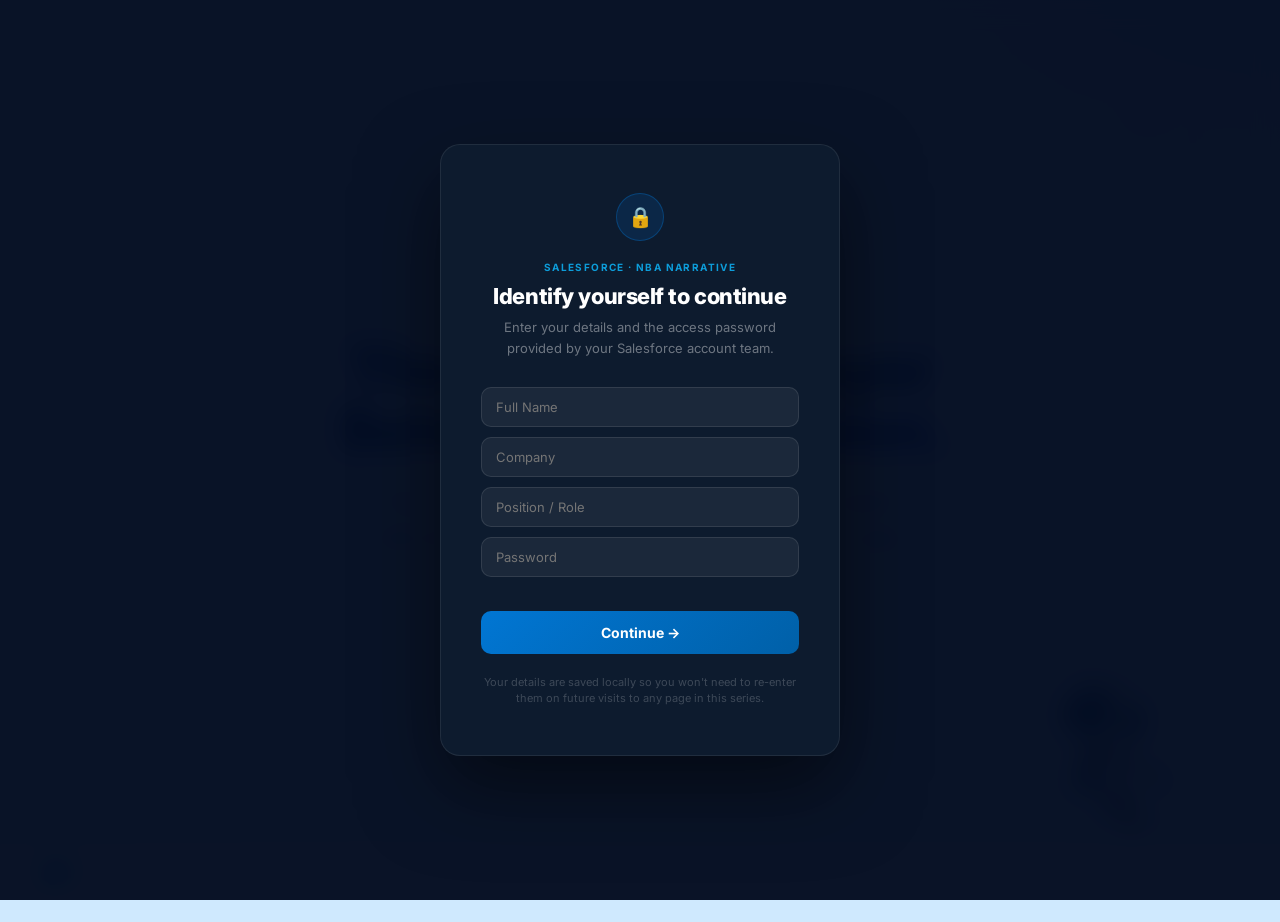
<file: racv.html>
<!DOCTYPE html>
<html lang="en">
<head>
    <meta charset="UTF-8">
    <meta name="viewport" content="width=device-width, initial-scale=1.0">
    <title>RACV Next Best Interaction &mdash; Salesforce</title>
    <link rel="preconnect" href="https://fonts.googleapis.com">
    <link rel="preconnect" href="https://fonts.gstatic.com" crossorigin>
    <link href="https://fonts.googleapis.com/css2?family=Inter:wght@400;500;600;700;800;900&display=swap" rel="stylesheet">
    <style>
        *, *::before, *::after {
            box-sizing: border-box;
            margin: 0;
            padding: 0;
        }

        :root {
            --navy:   #CFE9FE;
            --navy2:  #EAF5FE;
            --blue:   #022AC0;
            --blue2:  #022AC0;
            --royal:  #022AC0;
            --teal:   #04E1CB;
            --lblue:  #90D0FE;
            --gold:   #F6BC06;
            --white:  #002775;
            --text:   #002775;
            --card:   rgba(0, 39, 117, 0.06);
            --card-h: rgba(0, 39, 117, 0.12);
            --border: rgba(0, 39, 117, 0.14);
            --muted:  rgba(0, 39, 117, 0.6);
            --dim:    rgba(0, 39, 117, 0.72);
            --red:    #C23934;
            --green:  #027A38;
            --amber:  #A05C00;
        }

        html, body {
            width: 100%;
            height: 100%;
            overflow: hidden;
            font-family: 'Inter', 'Segoe UI', Arial, sans-serif;
            background: var(--navy);
            color: var(--text);
            -webkit-font-smoothing: antialiased;
        }

        .bg-base {
            position: fixed;
            inset: 0;
            z-index: 0;
            pointer-events: none;
            background: radial-gradient(ellipse 90% 70% at 100% 0%, rgba(2, 42, 192, 0.07) 0%, transparent 55%),
                        radial-gradient(ellipse 60% 50% at 0% 100%, rgba(4, 225, 203, 0.04) 0%, transparent 50%),
                        linear-gradient(170deg, #CFE9FE 0%, #D8EFFE 60%, #CFE9FE 100%);
        }

        .bg-noise {
            position: fixed;
            inset: 0;
            z-index: 0;
            pointer-events: none;
            opacity: 0.012;
            background-image: url("data:image/svg+xml,%3Csvg viewBox='0 0 256 256' xmlns='http://www.w3.org/2000/svg'%3E%3Cfilter id='n'%3E%3CfeTurbulence type='fractalNoise' baseFrequency='0.9' numOctaves='4' stitchTiles='stitch'/%3E%3C/filter%3E%3Crect width='100%25' height='100%25' filter='url(%23n)'/%3E%3C/svg%3E");
            background-repeat: repeat;
            background-size: 200px 200px;
        }

        .deck {
            width: 100%;
            height: 100vh;
            position: relative;
            z-index: 1;
        }

        .slide {
            position: absolute;
            inset: 0;
            display: flex;
            flex-direction: column;
            align-items: center;
            justify-content: center;
            padding: 64px 108px 88px;
            opacity: 0;
            pointer-events: none;
            transition: opacity 0.45s cubic-bezier(0.4, 0, 0.2, 1), transform 0.45s cubic-bezier(0.4, 0, 0.2, 1);
            transform: translateY(22px);
            text-align: center;
        }

        .slide.active {
            opacity: 1;
            pointer-events: all;
            transform: translateY(0);
        }

        .slide.exit {
            opacity: 0;
            transform: translateY(-18px);
            transition: opacity 0.26s ease, transform 0.26s ease;
        }

        /* ── NAV BAR ── */
        .nav-bar {
            position: fixed;
            bottom: 0;
            left: 0;
            right: 0;
            z-index: 100;
            height: 56px;
            display: flex;
            align-items: center;
            justify-content: space-between;
            padding: 0 40px;
            background: rgba(255, 255, 255, 0.92);
            backdrop-filter: blur(20px);
            border-top: 1px solid rgba(0, 39, 117, 0.1);
        }

        .nav-brand {
            display: flex;
            align-items: center;
            gap: 12px;
        }

        .nav-sf-logo {
            height: 24px;
            width: auto;
        }

        .nav-divider {
            width: 1px;
            height: 18px;
            background: rgba(0, 39, 117, 0.14);
        }

        .nav-title {
            font-size: 11px;
            font-weight: 700;
            letter-spacing: 0.08em;
            text-transform: uppercase;
            color: rgba(0, 39, 117, 0.5);
        }

        .nav-controls {
            display: flex;
            align-items: center;
            gap: 14px;
        }

        .nav-btn {
            width: 30px;
            height: 30px;
            border-radius: 50%;
            border: 1px solid rgba(2, 42, 192, 0.3);
            background: none;
            color: rgba(0, 39, 117, 0.7);
            font-size: 15px;
            cursor: pointer;
            display: flex;
            align-items: center;
            justify-content: center;
            transition: all 0.2s;
            font-family: inherit;
        }

        .nav-btn:hover {
            border-color: var(--blue2);
            color: var(--blue2);
            background: rgba(2, 42, 192, 0.06);
        }

        .nav-btn:focus-visible {
            outline: 2px solid var(--blue2);
            outline-offset: 3px;
        }

        .nav-btn:disabled {
            opacity: 0.28;
            cursor: default;
        }

        .nav-counter {
            font-size: 11px;
            color: var(--muted);
            min-width: 40px;
            text-align: center;
            letter-spacing: 0.04em;
        }

        .nav-dots {
            display: flex;
            align-items: center;
            gap: 5px;
        }

        .dot {
            width: 5px;
            height: 5px;
            border-radius: 50%;
            background: rgba(0, 39, 117, 0.2);
            cursor: pointer;
            transition: all 0.3s;
            border: none;
            padding: 0;
            flex-shrink: 0;
        }

        .dot:focus-visible {
            outline: 2px solid var(--blue2);
            outline-offset: 3px;
            border-radius: 4px;
        }

        .dot.active {
            background: var(--blue2);
            width: 16px;
            border-radius: 3px;
        }

        .key-hint {
            position: fixed;
            bottom: 66px;
            right: 36px;
            font-size: 9px;
            color: rgba(0, 39, 117, 0.22);
            letter-spacing: 0.06em;
            display: flex;
            align-items: center;
            gap: 4px;
        }

        .key {
            padding: 2px 5px;
            border-radius: 3px;
            border: 1px solid rgba(0, 39, 117, 0.14);
            font-size: 8px;
        }

        /* ── TYPOGRAPHY ── */
        .eyebrow {
            font-size: 14px;
            font-weight: 700;
            letter-spacing: 0.18em;
            text-transform: uppercase;
            color: var(--blue2);
            margin-bottom: 16px;
        }

        .big {
            font-size: clamp(40px, 4.5vw, 66px);
            font-weight: 900;
            line-height: 1.05;
            letter-spacing: -0.03em;
            margin-bottom: 24px;
            color: var(--text);
        }

        .sub {
            font-size: clamp(17px, 1.6vw, 21px);
            color: var(--muted);
            line-height: 1.8;
            max-width: 540px;
        }

        .hl       { color: var(--blue2); }
        .hl-teal  { color: var(--teal); }
        .hl-gold  { color: #C89000; }
        .hl-lblue { color: #0057B8; }
        .amber    { color: var(--amber); }

        .accent-line {
            width: 40px;
            height: 3px;
            border-radius: 2px;
            margin-bottom: 20px;
            background: linear-gradient(90deg, var(--blue2), var(--teal));
        }

        .t-hero  { font-size: clamp(38px, 4.8vw, 68px); font-weight: 900; letter-spacing: -0.04em; line-height: 1.0; color: var(--text); }
        .t-h1    { font-size: clamp(30px, 3.8vw, 52px); font-weight: 800; letter-spacing: -0.03em; line-height: 1.08; color: var(--text); }
        .t-sub   { font-size: clamp(16px, 1.5vw, 21px); font-weight: 400; line-height: 1.55; color: var(--dim); }
        .t-label { font-size: 12px; font-weight: 700; letter-spacing: 0.14em; text-transform: uppercase; color: var(--muted); }
        .accent  { color: var(--blue); }

        .rule { width: 48px; height: 4px; border-radius: 2px; margin: 24px auto; }
        .r-blue  { background: var(--blue); }
        .r-amber { background: var(--amber); }

        /* ── DECORATIONS ── */
        .star-deco {
            position: absolute;
            pointer-events: none;
            user-select: none;
            z-index: 2;
        }

        .star-deco img {
            display: block;
            width: 28px;
            height: 28px;
            opacity: 0.3;
        }

        .char {
            position: absolute;
            pointer-events: none;
            user-select: none;
            z-index: 2;
        }

        .char img {
            display: block;
            height: 180px;
            width: auto;
        }

        /* ── MOMENTS THAT MATTER ── */
        .mtm-row {
            display: flex;
            align-items: center;
            gap: 56px;
            max-width: 1060px;
            width: 100%;
        }

        .mtm-text {
            flex: 0 0 340px;
            display: flex;
            flex-direction: column;
        }

        .mtm-text .big {
            font-size: clamp(26px, 2.6vw, 38px);
        }

        .mtm-diagram {
            flex: 1;
            display: flex;
            align-items: center;
            justify-content: center;
            min-width: 0;
        }

        .mtm-diagram img {
            width: 100%;
            max-height: calc(100vh - 140px);
            object-fit: contain;
        }

        /* ── STREAMS TABLE ── */
        .streams-grid {
            display: grid;
            grid-template-columns: 1fr;
            gap: 0;
            width: 100%;
            max-width: 960px;
        }

        .stream-row {
            display: grid;
            grid-template-columns: 200px 1fr 1fr;
            border-bottom: 1px solid rgba(0, 39, 117, 0.08);
        }

        .stream-row:last-child { border-bottom: none; }

        .stream-row.header {
            border-bottom: 1px solid rgba(0, 39, 117, 0.14);
        }

        .stream-row.header > div {
            padding: 10px 16px;
            font-size: 11px;
            font-weight: 700;
            letter-spacing: 0.12em;
            text-transform: uppercase;
            color: rgba(0, 39, 117, 0.4);
        }

        .stream-row.header > div:last-child {
            color: var(--blue2);
        }

        .stream-cell {
            padding: 18px 16px;
            text-align: left;
            font-size: 15px;
            color: var(--dim);
            line-height: 1.55;
        }

        .stream-label {
            display: flex;
            flex-direction: column;
            gap: 4px;
            padding: 18px 16px;
        }

        .stream-label-name {
            font-size: 15px;
            font-weight: 700;
            color: var(--text);
        }

        .stream-label-sub {
            font-size: 12px;
            color: var(--muted);
        }

        .stream-cell.sf {
            background: rgba(2, 42, 192, 0.04);
            color: var(--text);
            font-weight: 500;
        }

        .stream-cell .pain { color: var(--amber); font-weight: 600; }

        /* ── RACHEL TIMELINE ── */
        .timeline {
            display: flex;
            align-items: flex-start;
            gap: 0;
            width: 100%;
            max-width: 1000px;
            position: relative;
        }

        .timeline::before {
            display: none;
        }

        .tl-step {
            flex: 1;
            display: flex;
            flex-direction: column;
            align-items: center;
            text-align: center;
            position: relative;
            z-index: 1;
            padding: 0 8px;
        }

        .tl-dot {
            width: 16px;
            height: 16px;
            border-radius: 50%;
            margin-bottom: 14px;
            flex-shrink: 0;
            border: 3px solid #fff;
            box-shadow: 0 0 0 2px var(--blue2);
        }

        .tl-dot.blue { background: var(--blue2); box-shadow: 0 0 0 2px var(--blue2); }
        .tl-dot.teal { background: #007A72; box-shadow: 0 0 0 2px #007A72; }
        .tl-dot.gold { background: #C89000; box-shadow: 0 0 0 2px #C89000; }
        .tl-dot.green { background: var(--green); box-shadow: 0 0 0 2px var(--green); }

        .tl-label {
            font-size: 10px;
            font-weight: 700;
            letter-spacing: 0.1em;
            text-transform: uppercase;
            margin-bottom: 6px;
        }

        .tl-title {
            font-size: 14px;
            font-weight: 700;
            color: var(--text);
            margin-bottom: 6px;
            line-height: 1.3;
        }

        .tl-desc {
            font-size: 13px;
            color: var(--muted);
            line-height: 1.5;
        }

        /* ── MOBILE ── */
        @media (max-width: 900px) {
            .slide { padding: 48px 64px 80px; }
        }

        @media (max-width: 768px) {
            html, body { overflow-y: auto; height: auto; }
            .deck { height: auto; }

            .slide {
                position: relative;
                opacity: 1 !important;
                transform: none !important;
                pointer-events: all;
                display: none;
                flex-direction: column;
                align-items: center;
                justify-content: flex-start;
                padding: 32px 20px 88px;
                gap: 20px;
                min-height: 100svh;
            }
            .slide.active { display: flex; }

            .eyebrow { font-size: 11px; letter-spacing: 0.14em; margin-bottom: 10px; }
            .big { font-size: clamp(26px, 7vw, 38px); }
            .sub { font-size: 15px; line-height: 1.75; }
            .t-hero { font-size: clamp(26px, 7vw, 38px); }
            .t-h1 { font-size: clamp(22px, 6vw, 30px); }

            .mtm-row { flex-direction: column; gap: 16px; }
            .mtm-text { flex: none; width: 100%; }
            .mtm-diagram img { max-height: 50svh; }
            .timeline { flex-direction: column; gap: 20px; }
            .timeline::before { display: none; }
            .stream-row { grid-template-columns: 1fr; gap: 4px; }

            .nav-bar { padding: 0 16px; }
            .nav-title { display: none; }
            .nav-divider { display: none; }
            .nav-dots { display: none; }
            .key-hint, .star-deco, .char { display: none; }
        }

        @media (max-width: 480px) {
            .slide { padding: 24px 16px 84px; }
            .big { font-size: 26px; }
        }
    </style>
</head>
<body>
    <div class="bg-base"></div>
    <div class="bg-noise"></div>

    <div id="deck" class="deck">

        <!-- ═══════════ SLIDE 1: Title ═══════════ -->
        <section class="slide">
            <div style="text-align: center; max-width: 820px;">
                <div class="accent-line" style="margin: 0 auto 20px;"></div>
                <div class="eyebrow">Salesforce x RACV</div>
                <h1 class="big">The Intelligence Layer<br>Behind <span class="hl">Every Decision.</span></h1>
                <p class="sub" style="margin: 0 auto;">You&rsquo;ve seen the agent help Rachel. This is the engine that decided <em>what</em> to recommend, <em>why</em>, and <em>how it gets smarter</em>.</p>
            </div>
            <div class="star-deco" style="top: 100px; right: 120px;"><img src="sf-star-gold.png" alt=""></div>
            <div class="star-deco" style="top: 140px; right: 80px; opacity: 0.2;"><img src="sf-star-gold.png" style="width:16px;height:16px;opacity:1;"></div>
            <div class="char" style="bottom: 56px; right: 80px;"><img src="char-agent-astro-2.png" alt=""></div>
        </section>

        <!-- ═══════════ SLIDE 2: Moments That Matter ═══════════ -->
        <section class="slide mtm-slide">
            <div class="mtm-row">
                <div class="mtm-text" style="text-align: left;">
                    <div class="accent-line" style="margin-bottom: 16px;"></div>
                    <div class="eyebrow">Moments That Matter</div>
                    <h2 class="big" style="margin-bottom: 20px; font-size: clamp(26px, 2.8vw, 40px);">Understand the moments<br>that matter.</h2>
                    <p class="sub" style="font-size: 15px; color: var(--dim); line-height: 1.7; margin-bottom: 14px;">Every call, claim, and renewal fires a signal. Most go unanswered.</p>
                    <p class="sub" style="font-size: 15px; color: var(--dim); line-height: 1.7; margin-bottom: 14px;"><strong style="color: var(--text);">Every moment matters.</strong> A breakdown call isn&rsquo;t just service &mdash; it&rsquo;s a coverage gap, a renewal risk, and an upgrade opportunity.</p>
                    <p class="sub" style="font-size: 15px; color: var(--text); line-height: 1.7; font-weight: 600;">So make every moment count.</p>
                </div>
                <div class="mtm-diagram">
                    <img src="moments-light.svg" alt="Moments That Matter — signals across Sales, Service and Marketing">
                </div>
            </div>
        </section>

        <!-- ═══════════ SLIDE 3: The Problem ═══════════ -->
        <section class="slide">
            <div style="max-width: 800px; text-align: center;">
                <div class="accent-line" style="margin: 0 auto 16px;"></div>
                <div class="eyebrow">The Challenge</div>
                <h2 class="big" style="font-size: clamp(30px, 3.4vw, 48px); margin-bottom: 28px;">Agents can talk.<br>But <span class="hl">who decides what they say?</span></h2>
                <p class="sub" style="margin: 0 auto 36px; max-width: 600px;">Without a decisioning layer, every agent interaction is a coin flip. The right recommendation at the right moment is the difference between a retained member and a lost one.</p>

                <div style="display: grid; grid-template-columns: 1fr 1fr 1fr; gap: 14px; max-width: 720px; margin: 0 auto;">
                    <div style="background: var(--card); border: 1px solid var(--border); border-radius: 12px; padding: 20px 16px; text-align: left;">
                        <div style="font-size: 28px; font-weight: 900; color: var(--amber); margin-bottom: 6px;">?</div>
                        <div style="font-size: 14px; font-weight: 700; color: var(--text); margin-bottom: 4px;">No actionable insight during ERA</div>
                        <div style="font-size: 13px; color: var(--muted); line-height: 1.5;">The data exists in CRM &mdash; but it&rsquo;s not surfaced as a recommendation. No visibility into renewal risk, coverage gaps, or upsell opportunity.</div>
                    </div>
                    <div style="background: var(--card); border: 1px solid var(--border); border-radius: 12px; padding: 20px 16px; text-align: left;">
                        <div style="font-size: 28px; font-weight: 900; color: var(--amber); margin-bottom: 6px;">?</div>
                        <div style="font-size: 14px; font-weight: 700; color: var(--text); margin-bottom: 4px;">No follow-through</div>
                        <div style="font-size: 13px; color: var(--muted); line-height: 1.5;">ERA resolved, member hangs up, nothing happens. No intelligent follow-up triggered by what just occurred.</div>
                    </div>
                    <div style="background: var(--card); border: 1px solid var(--border); border-radius: 12px; padding: 20px 16px; text-align: left;">
                        <div style="font-size: 28px; font-weight: 900; color: var(--amber); margin-bottom: 6px;">?</div>
                        <div style="font-size: 14px; font-weight: 700; color: var(--text); margin-bottom: 4px;">Generic member comms</div>
                        <div style="font-size: 13px; color: var(--muted); line-height: 1.5;">New members get the same journey as 20-year loyalists. No personalisation based on tenure, behaviour, or risk.</div>
                    </div>
                </div>
            </div>
        </section>

        <!-- ═══════════ SLIDE 4: Three Streams — With Decisioning ═══════════ -->
        <section class="slide">
            <div style="max-width: 960px; width: 100%;">
                <div class="accent-line" style="margin: 0 auto 12px;"></div>
                <div class="eyebrow" style="text-align: center;">With Decisioning</div>
                <h2 class="big" style="font-size: clamp(26px, 3vw, 40px); margin-bottom: 28px; text-align: center;">One engine. <span class="hl">Three immediate outcomes.</span></h2>

                <div class="streams-grid">
                    <div class="stream-row header" style="grid-template-columns: 200px 1fr;">
                        <div>Stream</div>
                        <div style="color: var(--blue2);">What Changes</div>
                    </div>

                    <div class="stream-row" style="grid-template-columns: 200px 1fr;">
                        <div class="stream-label">
                            <span class="stream-label-name">Member Engagement</span>
                            <span class="stream-label-sub">Call centre + portal</span>
                        </div>
                        <div class="stream-cell sf">Engine scores the member&rsquo;s live profile and pushes the single best action to the agent&rsquo;s screen mid-call &mdash; renewal prompt, coverage upgrade, address update &mdash; contextual to this member, this moment.</div>
                    </div>

                    <div class="stream-row" style="grid-template-columns: 200px 1fr;">
                        <div class="stream-label">
                            <span class="stream-label-name">ERA Context</span>
                            <span class="stream-label-sub">Emergency Roadside</span>
                        </div>
                        <div class="stream-cell sf">While Agentforce triages the breakdown, the decisioning engine evaluates this member&rsquo;s full relationship &mdash; tenure, recent interactions, coverage tier &mdash; and surfaces the right NBA for during or after the call.</div>
                    </div>

                    <div class="stream-row" style="grid-template-columns: 200px 1fr;">
                        <div class="stream-label">
                            <span class="stream-label-name">Next Best Interaction</span>
                            <span class="stream-label-sub">Personalisation</span>
                        </div>
                        <div class="stream-cell sf">Model scores every available action for this member right now and fires the best one. When their state changes &mdash; renewal, claim, new product &mdash; the model re-scores. Event-driven, not a drip sequence.</div>
                    </div>
                </div>

                <div style="text-align: center; margin-top: 18px;">
                    <span style="font-size: 12px; color: var(--muted); font-style: italic;">Value confidence first. Each stream delivers measurable results before we scale.</span>
                </div>
            </div>
        </section>

        <!-- ═══════════ SLIDE 5: The Platform — Five Layers ═══════════ -->
        <section class="slide">
            <div style="max-width: 980px; width: 100%; text-align: left;">
                <div class="accent-line" style="margin-bottom: 12px;"></div>
                <div class="eyebrow" style="margin-bottom: 8px;">The Platform</div>
                <h2 class="big" style="font-size: clamp(26px, 3vw, 42px); margin-bottom: 22px;">Five layers. One connected system.</h2>

                <div style="display: grid; grid-template-columns: repeat(5, 1fr); gap: 10px; margin-bottom: 16px;">

                    <div style="background: var(--card); border: 1px solid var(--border); border-radius: 14px; padding: 18px 16px; display: flex; flex-direction: column; gap: 12px; position: relative; overflow: hidden;">
                        <div style="position: absolute; top: 10px; right: 14px; font-size: 36px; font-weight: 900; color: rgba(0,39,117,0.06); line-height: 1; letter-spacing: -0.03em; pointer-events: none;">01</div>
                        <div style="width: 36px; height: 36px; border-radius: 10px; background: rgba(2,42,192,0.08); border: 1px solid rgba(2,42,192,0.14); display: flex; align-items: center; justify-content: center; flex-shrink: 0;">
                            <img src="icon-salesrevenue.png" style="width: 20px; height: 20px; object-fit: contain;">
                        </div>
                        <div>
                            <div style="font-size: 14px; font-weight: 700; color: var(--text); line-height: 1.3; margin-bottom: 5px;">Action Catalogue</div>
                            <div style="font-size: 13px; color: var(--muted); line-height: 1.55;">Every possible action &mdash; tow, hotel, upgrade, renewal, onboarding message</div>
                        </div>
                    </div>

                    <div style="background: var(--card); border: 1px solid var(--border); border-radius: 14px; padding: 18px 16px; display: flex; flex-direction: column; gap: 12px; position: relative; overflow: hidden;">
                        <div style="position: absolute; top: 10px; right: 14px; font-size: 36px; font-weight: 900; color: rgba(0,39,117,0.06); line-height: 1; letter-spacing: -0.03em; pointer-events: none;">02</div>
                        <div style="width: 36px; height: 36px; border-radius: 10px; background: rgba(2,42,192,0.08); border: 1px solid rgba(2,42,192,0.14); display: flex; align-items: center; justify-content: center; flex-shrink: 0;">
                            <img src="icon-data360.png" style="width: 20px; height: 20px; object-fit: contain;">
                        </div>
                        <div>
                            <div style="font-size: 14px; font-weight: 700; color: var(--text); line-height: 1.3; margin-bottom: 5px;">Data Cloud 360</div>
                            <div style="font-size: 13px; color: var(--muted); line-height: 1.55;">Unified member profile &mdash; policy, vehicle, history, location, tenure</div>
                        </div>
                    </div>

                    <div style="background: rgba(2,42,192,0.05); border: 1px solid rgba(2,42,192,0.2); border-radius: 14px; padding: 18px 16px; display: flex; flex-direction: column; gap: 12px; position: relative; overflow: hidden;">
                        <div style="position: absolute; top: 10px; right: 14px; font-size: 36px; font-weight: 900; color: rgba(2,42,192,0.08); line-height: 1; letter-spacing: -0.03em; pointer-events: none;">03</div>
                        <div style="display: flex; gap: 6px; align-items: center; flex-shrink: 0;">
                            <div style="width: 36px; height: 36px; border-radius: 10px; background: rgba(2,42,192,0.12); border: 1px solid rgba(2,42,192,0.2); display: flex; align-items: center; justify-content: center;">
                                <img src="icon-platform.png" style="width: 20px; height: 20px; object-fit: contain;">
                            </div>
                            <div style="width: 36px; height: 36px; border-radius: 10px; background: rgba(2,42,192,0.12); border: 1px solid rgba(2,42,192,0.2); display: flex; align-items: center; justify-content: center;">
                                <img src="icon-agentforce.png" style="width: 20px; height: 20px; object-fit: contain;">
                            </div>
                        </div>
                        <div>
                            <div style="font-size: 14px; font-weight: 700; color: var(--text); line-height: 1.3; margin-bottom: 5px;">Decisioning Engine</div>
                            <div style="font-size: 13px; color: var(--muted); line-height: 1.55;">Einstein Studio + Flow for scale. Agentforce for reasoning. Deterministic rails.</div>
                        </div>
                    </div>

                    <div style="background: var(--card); border: 1px solid var(--border); border-radius: 14px; padding: 18px 16px; display: flex; flex-direction: column; gap: 12px; position: relative; overflow: hidden;">
                        <div style="position: absolute; top: 10px; right: 14px; font-size: 36px; font-weight: 900; color: rgba(0,39,117,0.06); line-height: 1; letter-spacing: -0.03em; pointer-events: none;">04</div>
                        <div style="width: 36px; height: 36px; border-radius: 10px; background: rgba(2,42,192,0.08); border: 1px solid rgba(2,42,192,0.14); display: flex; align-items: center; justify-content: center; flex-shrink: 0;">
                            <img src="icon-marketing.png" style="width: 20px; height: 20px; object-fit: contain;">
                        </div>
                        <div>
                            <div style="font-size: 14px; font-weight: 700; color: var(--text); line-height: 1.3; margin-bottom: 5px;">Channel Execution</div>
                            <div style="font-size: 13px; color: var(--muted); line-height: 1.55;">Agentforce, portal, call centre screen, SMS, email &mdash; decision dispatched to the right channel</div>
                        </div>
                    </div>

                    <div style="background: var(--card); border: 1px solid var(--border); border-radius: 14px; padding: 18px 16px; display: flex; flex-direction: column; gap: 12px; position: relative; overflow: hidden;">
                        <div style="position: absolute; top: 10px; right: 14px; font-size: 36px; font-weight: 900; color: rgba(0,39,117,0.06); line-height: 1; letter-spacing: -0.03em; pointer-events: none;">05</div>
                        <div style="width: 36px; height: 36px; border-radius: 10px; background: rgba(2,42,192,0.08); border: 1px solid rgba(2,42,192,0.14); display: flex; align-items: center; justify-content: center; flex-shrink: 0;">
                            <img src="icon-data360.png" style="width: 20px; height: 20px; object-fit: contain;">
                        </div>
                        <div>
                            <div style="font-size: 14px; font-weight: 700; color: var(--text); line-height: 1.3; margin-bottom: 5px;">Feedback Loop</div>
                            <div style="font-size: 13px; color: var(--muted); line-height: 1.55;">Every outcome &mdash; accepted, declined, ignored &mdash; trains the model for next time</div>
                        </div>
                    </div>

                </div>

                <div style="display: flex; align-items: center; gap: 8px;">
                    <img src="icon-slack.png" alt="Slack" style="width:14px;height:14px;object-fit:contain;opacity:0.4;">
                    <img src="icon-agentforce.png" alt="Agentforce" style="width:14px;height:14px;object-fit:contain;opacity:0.4;">
                    <div style="font-size: 11px; color: rgba(0,39,117,0.38); line-height: 1.4;"><strong style="color: rgba(0,39,117,0.45); font-weight: 600;">Slack &amp; Agentforce in the flow of work</strong> &mdash; bringing decisioning to where teams operate.</div>
                </div>

            </div>
        </section>

        <!-- ═══════════ SLIDE 6: Demo Transition ═══════════ -->
        <section class="slide">
            <div style="text-align: center; max-width: 700px;">
                <div class="accent-line" style="margin: 0 auto 20px;"></div>
                <div class="eyebrow">Live Demo</div>
                <h2 class="big" style="font-size: clamp(36px, 4.5vw, 60px); margin-bottom: 20px;">Let me <span class="hl">show you.</span></h2>
                <p class="sub" style="margin: 0 auto; max-width: 520px;">The Decisioning Hub &mdash; action catalogue, live simulation, decision trace, and the feedback loop. All running on Salesforce.</p>

                <div style="display: flex; gap: 12px; justify-content: center; margin-top: 32px; flex-wrap: wrap;">
                    <div style="background: var(--card); border: 1px solid var(--border); border-radius: 10px; padding: 14px 20px; text-align: center;">
                        <div style="font-size: 11px; font-weight: 700; letter-spacing: 0.1em; text-transform: uppercase; color: var(--blue2); margin-bottom: 4px;">Step 1</div>
                        <div style="font-size: 14px; color: var(--text); font-weight: 600;">Action Catalogue</div>
                        <div style="font-size: 12px; color: var(--muted);">What the engine can recommend</div>
                    </div>
                    <div style="background: var(--card); border: 1px solid var(--border); border-radius: 10px; padding: 14px 20px; text-align: center;">
                        <div style="font-size: 11px; font-weight: 700; letter-spacing: 0.1em; text-transform: uppercase; color: #007A72; margin-bottom: 4px;">Step 2</div>
                        <div style="font-size: 14px; color: var(--text); font-weight: 600;">Live Simulation</div>
                        <div style="font-size: 12px; color: var(--muted);">Tier 1 &rarr; Tier 2 &rarr; Composed</div>
                    </div>
                    <div style="background: var(--card); border: 1px solid var(--border); border-radius: 10px; padding: 14px 20px; text-align: center;">
                        <div style="font-size: 11px; font-weight: 700; letter-spacing: 0.1em; text-transform: uppercase; color: #C89000; margin-bottom: 4px;">Step 3</div>
                        <div style="font-size: 14px; color: var(--text); font-weight: 600;">Decision Trace</div>
                        <div style="font-size: 12px; color: var(--muted);">Full audit trail &mdash; why this action</div>
                    </div>
                </div>
            </div>
            <div class="star-deco" style="top: 100px; right: 120px;"><img src="sf-star-gold.png" alt=""></div>
        </section>

        <!-- ═══════════ SLIDE 7: How It Works — Three Modes ═══════════ -->
        <section class="slide">
            <div style="max-width: 980px; width: 100%;">
                <div class="accent-line" style="margin: 0 auto 16px;"></div>
                <h2 class="big" style="font-size: clamp(26px, 3vw, 42px); margin-bottom: 32px; text-align: center;">Deterministic when it can be.<br>Reasoning when it should be.<br>Creative when it has to be.</h2>

                <div style="display: flex; border: 1px solid var(--border); border-radius: 12px; overflow: hidden; margin-bottom: 20px; background: rgba(255,255,255,0.5);">
                    <div style="flex: 1; padding: 20px 22px; border-right: 1px solid var(--border); text-align: left;">
                        <div style="display: flex; align-items: center; gap: 8px; margin-bottom: 6px;">
                            <div style="width: 8px; height: 8px; border-radius: 50%; background: var(--blue2); flex-shrink: 0;"></div>
                            <div style="font-size: 12px; font-weight: 800; letter-spacing: 0.13em; text-transform: uppercase; color: var(--blue2);">Tier 1 &middot; ML at Scale</div>
                        </div>
                        <div style="font-size: 14px; color: var(--text); font-weight: 600; margin-bottom: 4px; padding-left: 16px;">Renewal prompt. Coverage upgrade. Retention offer.</div>
                        <div style="font-size: 14px; color: var(--muted); line-height: 1.6; padding-left: 16px;">Einstein Studio scores every action, Flow arbitrates the winner. Fast, deterministic, auditable. Handles 80% of decisions.</div>
                    </div>
                    <div style="flex: 1; padding: 20px 22px; border-right: 1px solid var(--border); text-align: left;">
                        <div style="display: flex; align-items: center; gap: 8px; margin-bottom: 6px;">
                            <div style="width: 8px; height: 8px; border-radius: 50%; background: #007A72; flex-shrink: 0;"></div>
                            <div style="font-size: 12px; font-weight: 800; letter-spacing: 0.13em; text-transform: uppercase; color: #007A72;">Tier 2 &middot; Agentic Reasoning</div>
                        </div>
                        <div style="font-size: 14px; color: var(--text); font-weight: 600; margin-bottom: 4px; padding-left: 16px;">Premium member, conflicting signals, edge case.</div>
                        <div style="font-size: 14px; color: var(--muted); line-height: 1.6; padding-left: 16px;">Agentforce evaluates using live context and full member history. For the 15% of decisions that rules can&rsquo;t resolve.</div>
                    </div>
                    <div style="flex: 1; padding: 20px 22px; text-align: left;">
                        <div style="display: flex; align-items: center; gap: 8px; margin-bottom: 6px;">
                            <div style="width: 8px; height: 8px; border-radius: 50%; background: #C89000; flex-shrink: 0;"></div>
                            <div style="font-size: 12px; font-weight: 800; letter-spacing: 0.13em; text-transform: uppercase; color: #C89000;">Composed &middot; Creative</div>
                        </div>
                        <div style="font-size: 14px; color: var(--text); font-weight: 600; margin-bottom: 4px; padding-left: 16px;">Bespoke win-back. Tailored onboarding.</div>
                        <div style="font-size: 14px; color: var(--muted); line-height: 1.6; padding-left: 16px;">When no catalogue action fits this member, the engine composes a new treatment within guardrails. Human-reviewed before dispatch.</div>
                    </div>
                </div>

                <div style="display: flex; align-items: center; gap: 8px; justify-content: center;">
                    <img src="icon-slack.png" alt="Slack" style="width:14px;height:14px;object-fit:contain;opacity:0.4;">
                    <img src="icon-agentforce.png" alt="Agentforce" style="width:14px;height:14px;object-fit:contain;opacity:0.4;">
                    <div style="font-size: 11px; color: rgba(0,39,117,0.38); line-height: 1.4;"><strong style="color: rgba(0,39,117,0.45); font-weight: 600;">Every decision is traceable, auditable, and improvable.</strong> The engine learns from every outcome.</div>
                </div>
            </div>
        </section>

        <!-- ═══════════ SLIDE 8: Rachel's Breakdown — Worked Example ═══════════ -->
        <section class="slide">
            <div style="max-width: 1000px; width: 100%;">
                <div class="accent-line" style="margin: 0 auto 12px;"></div>
                <div class="eyebrow" style="text-align: center;">Rachel&rsquo;s Breakdown &mdash; What the Engine Does</div>
                <h2 class="big" style="font-size: clamp(22px, 2.6vw, 36px); margin-bottom: 32px; text-align: center;">Agentforce handles the emergency.<br><span class="hl">The Decisioning Hub handles the relationship.</span></h2>

                <div class="timeline">
                    <div class="tl-step">
                        <div class="tl-dot blue"></div>
                        <div class="tl-label" style="color: var(--blue2);">ERA Call</div>
                        <div class="tl-title">Rachel calls in</div>
                        <div class="tl-desc">Agentforce triages the breakdown &mdash; vehicle, location, dispatch. That&rsquo;s operational. In parallel, the decisioning engine evaluates Rachel&rsquo;s full relationship.</div>
                    </div>
                    <div class="tl-step">
                        <div class="tl-dot blue"></div>
                        <div class="tl-label" style="color: var(--blue2);">Score &amp; Arbitrate</div>
                        <div class="tl-title">Relationship evaluated</div>
                        <div class="tl-desc">12-year member. Renewal in 23 days. On basic cover &mdash; tonight&rsquo;s incident reveals a coverage gap. Three callouts this year. Engine scores: retention risk elevated.</div>
                    </div>
                    <div class="tl-step">
                        <div class="tl-dot blue"></div>
                        <div class="tl-label" style="color: var(--blue2);">Recommend</div>
                        <div class="tl-title">NBA surfaced</div>
                        <div class="tl-desc">Agent screen shows: &ldquo;After resolving ERA &mdash; offer Total Care upgrade. Member would have had accommodation tonight. Renewal in 23 days.&rdquo; Contextual, specific, timed.</div>
                    </div>
                    <div class="tl-step">
                        <div class="tl-dot gold"></div>
                        <div class="tl-label" style="color: #C89000;">Follow-up</div>
                        <div class="tl-title">Post-ERA action fired</div>
                        <div class="tl-desc">48 hours later, a personalised email: &ldquo;We hope you got home safely. Here&rsquo;s what Total Care would have covered.&rdquo; Channel, timing, and content all selected by the engine.</div>
                    </div>
                    <div class="tl-step">
                        <div class="tl-dot green"></div>
                        <div class="tl-label" style="color: var(--green);">Learn</div>
                        <div class="tl-title">Outcome recorded</div>
                        <div class="tl-desc">Rachel upgrades at renewal. Outcome feeds back. The model learns: ERA + coverage gap + approaching renewal = high-conversion upgrade moment.</div>
                    </div>
                </div>

                <div style="text-align: center; margin-top: 28px;">
                    <span style="font-size: 13px; color: var(--muted);">Agentforce resolves the moment. The Decisioning Hub turns every moment into compounding relationship intelligence.</span>
                </div>
            </div>
        </section>

        <!-- ═══════════ SLIDE 9: Questions ═══════════ -->
        <section class="slide">
            <div style="text-align: center; max-width: 640px;">
                <div class="accent-line" style="margin: 0 auto 24px;"></div>
                <h2 class="big" style="font-size: clamp(48px, 6vw, 80px); margin-bottom: 16px;">Questions?</h2>
                <p class="sub" style="margin: 0 auto; font-size: 18px; color: var(--muted); letter-spacing: 0.04em;">Salesforce &middot; RACV &middot; Next Best Interaction</p>
            </div>
            <div class="star-deco" style="top: 100px; right: 120px;"><img src="sf-star-gold.png" alt=""></div>
            <div class="star-deco" style="top: 140px; right: 80px; opacity: 0.2;"><img src="sf-star-gold.png" style="width:16px;height:16px;opacity:1;"></div>
            <div class="char" style="bottom: 56px; right: 80px;"><img src="char-agent-einstein-1.png" alt=""></div>
        </section>

    </div>

    <!-- Navigation -->
    <nav class="nav-bar" role="navigation" aria-label="Slide navigation">
        <div class="nav-brand">
            <img class="nav-sf-logo" src="sf-logo-cloud.png" alt="Salesforce">
            <div class="nav-divider"></div>
            <span class="nav-title">RACV Next Best Interaction</span>
        </div>
        <div class="nav-dots" role="tablist" id="progress"></div>
        <div class="nav-controls">
            <button class="nav-btn" id="btn-prev" aria-label="Previous slide">&#8249;</button>
            <span class="nav-counter" id="counter">1 / 8</span>
            <button class="nav-btn" id="btn-next" aria-label="Next slide">&#8250;</button>
        </div>
    </nav>

    <div class="key-hint">
        <span class="key">&larr;&rarr;</span> navigate <span class="key">Space</span> advance
    </div>

    <script>
        var slides  = document.querySelectorAll('#deck > .slide, #deck > section.slide');
        var total   = slides.length;
        var current = 0;
        var busy    = false;
        var prog    = document.getElementById('progress');

        for (var i = 0; i < total; i++) {
            var dot = document.createElement('button');
            dot.className = 'dot' + (i === 0 ? ' active' : '');
            dot.setAttribute('role', 'tab');
            dot.setAttribute('aria-label', 'Slide ' + (i + 1));
            dot.setAttribute('aria-selected', i === 0 ? 'true' : 'false');
            dot.addEventListener('click', (function(idx) {
                return function() { goTo(idx); };
            })(i));
            prog.appendChild(dot);
        }

        function goTo(idx) {
            if (busy || idx === current || idx < 0 || idx >= total) return;
            busy = true;
            slides[current].classList.add('exit');
            var prev = current;
            current = idx;
            setTimeout(function() {
                slides[prev].classList.remove('active', 'exit');
                slides[current].classList.add('active');
                updateUI();
                setTimeout(function() { busy = false; }, 450);
            }, 260);
        }

        function navigate(dir) { goTo(current + dir); }

        function updateUI() {
            document.getElementById('counter').textContent = (current + 1) + ' / ' + total;
            document.getElementById('btn-prev').disabled = current === 0;
            document.getElementById('btn-next').disabled = current === total - 1;
            document.querySelectorAll('.dot').forEach(function(d, i) {
                d.classList.toggle('active', i === current);
                d.setAttribute('aria-selected', i === current ? 'true' : 'false');
            });
        }

        document.getElementById('btn-prev').addEventListener('click', function() { navigate(-1); });
        document.getElementById('btn-next').addEventListener('click', function() { navigate(1); });

        document.addEventListener('keydown', function(e) {
            if (e.key === 'ArrowRight' || e.key === 'ArrowDown' || e.key === ' ') { e.preventDefault(); navigate(1); }
            if (e.key === 'ArrowLeft'  || e.key === 'ArrowUp')                    { e.preventDefault(); navigate(-1); }
        });

        var tx = null;
        document.addEventListener('touchstart', function(e) { tx = e.touches[0].clientX; });
        document.addEventListener('touchend',   function(e) {
            if (tx === null) return;
            if (Math.abs(e.changedTouches[0].clientX - tx) > 50) navigate(e.changedTouches[0].clientX - tx < 0 ? 1 : -1);
            tx = null;
        });

        slides[0].classList.add('active');
        updateUI();
    </script>
    <script src="gate.js" data-page="Decisioning Hub Framing RACV" data-password="RACV2026!"></script>
</body>
</html>
</file>
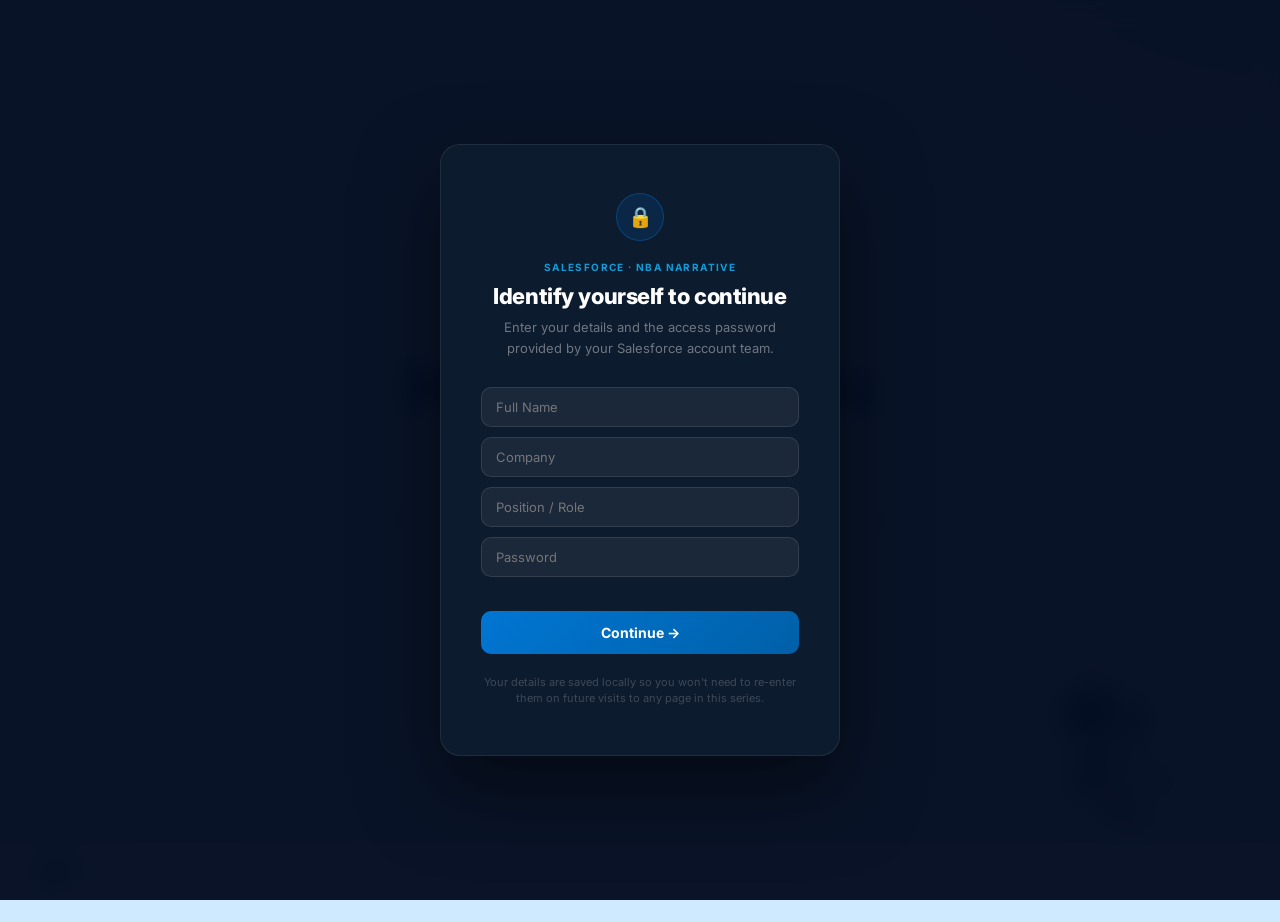
<file: v2-lite.html>
<!DOCTYPE html>
<html lang="en">
<head>
    <meta charset="UTF-8">
    <meta name="viewport" content="width=device-width, initial-scale=1.0">
    <title>Headless Agentic Decisioning &middot; Lite &mdash; Salesforce</title>
    <link rel="preconnect" href="https://fonts.googleapis.com">
    <link rel="preconnect" href="https://fonts.gstatic.com" crossorigin>
    <link href="https://fonts.googleapis.com/css2?family=Inter:wght@400;500;600;700;800;900&display=swap" rel="stylesheet">
    <style>
        *, *::before, *::after {
            box-sizing: border-box;
            margin: 0;
            padding: 0;
        }

        :root {
            --navy:   #CFE9FE;
            --navy2:  #EAF5FE;
            --blue:   #022AC0;
            --blue2:  #022AC0;
            --royal:  #022AC0;
            --teal:   #04E1CB;
            --lblue:  #90D0FE;
            --gold:   #F6BC06;
            --white:  #002775;
            --text:   #002775;
            --card:   rgba(0, 39, 117, 0.06);
            --card-h: rgba(0, 39, 117, 0.12);
            --border: rgba(0, 39, 117, 0.14);
            --muted:  rgba(0, 39, 117, 0.6);
            --dim:    rgba(0, 39, 117, 0.72);
            --red:    #C23934;
            --green:  #027A38;
            --amber:  #A05C00;
        }

        html, body {
            width: 100%;
            height: 100%;
            overflow: hidden;
            font-family: 'Inter', 'Segoe UI', Arial, sans-serif;
            background: var(--navy);
            color: var(--text);
            -webkit-font-smoothing: antialiased;
        }

        .bg-base {
            position: fixed;
            inset: 0;
            z-index: 0;
            pointer-events: none;
            background: radial-gradient(ellipse 90% 70% at 100% 0%, rgba(2, 42, 192, 0.07) 0%, transparent 55%),
                        radial-gradient(ellipse 60% 50% at 0% 100%, rgba(4, 225, 203, 0.04) 0%, transparent 50%),
                        linear-gradient(170deg, #CFE9FE 0%, #D8EFFE 60%, #CFE9FE 100%);
        }

        .bg-noise {
            position: fixed;
            inset: 0;
            z-index: 0;
            pointer-events: none;
            opacity: 0.012;
            background-image: url("data:image/svg+xml,%3Csvg viewBox='0 0 256 256' xmlns='http://www.w3.org/2000/svg'%3E%3Cfilter id='n'%3E%3CfeTurbulence type='fractalNoise' baseFrequency='0.9' numOctaves='4' stitchTiles='stitch'/%3E%3C/filter%3E%3Crect width='100%25' height='100%25' filter='url(%23n)'/%3E%3C/svg%3E");
            background-repeat: repeat;
            background-size: 200px 200px;
        }

        .deck {
            width: 100%;
            height: 100vh;
            position: relative;
            z-index: 1;
        }

        .slide {
            position: absolute;
            inset: 0;
            display: flex;
            flex-direction: column;
            align-items: center;
            justify-content: center;
            padding: 64px 108px 88px;
            opacity: 0;
            pointer-events: none;
            transition: opacity 0.45s cubic-bezier(0.4, 0, 0.2, 1), transform 0.45s cubic-bezier(0.4, 0, 0.2, 1);
            transform: translateY(22px);
            text-align: center;
        }

        .slide.active {
            opacity: 1;
            pointer-events: all;
            transform: translateY(0);
        }

        .slide.exit {
            opacity: 0;
            transform: translateY(-18px);
            transition: opacity 0.26s ease, transform 0.26s ease;
        }

        /* ── NAV BAR ── */
        .nav-bar {
            position: fixed;
            bottom: 0;
            left: 0;
            right: 0;
            z-index: 100;
            height: 56px;
            display: flex;
            align-items: center;
            justify-content: space-between;
            padding: 0 40px;
            background: rgba(255, 255, 255, 0.92);
            backdrop-filter: blur(20px);
            border-top: 1px solid rgba(0, 39, 117, 0.1);
        }

        .nav-brand {
            display: flex;
            align-items: center;
            gap: 12px;
        }

        .nav-sf-logo {
            height: 24px;
            width: auto;
        }

        .nav-divider {
            width: 1px;
            height: 18px;
            background: rgba(0, 39, 117, 0.14);
        }

        .nav-title {
            font-size: 11px;
            font-weight: 700;
            letter-spacing: 0.08em;
            text-transform: uppercase;
            color: rgba(0, 39, 117, 0.5);
        }

        .nav-controls {
            display: flex;
            align-items: center;
            gap: 14px;
        }

        .nav-btn {
            width: 30px;
            height: 30px;
            border-radius: 50%;
            border: 1px solid rgba(2, 42, 192, 0.3);
            background: none;
            color: rgba(0, 39, 117, 0.7);
            font-size: 15px;
            cursor: pointer;
            display: flex;
            align-items: center;
            justify-content: center;
            transition: all 0.2s;
            font-family: inherit;
        }

        .nav-btn:hover {
            border-color: var(--blue2);
            color: var(--blue2);
            background: rgba(2, 42, 192, 0.06);
        }

        .nav-btn:focus-visible {
            outline: 2px solid var(--blue2);
            outline-offset: 3px;
        }

        .nav-btn:disabled {
            opacity: 0.28;
            cursor: default;
        }

        .nav-counter {
            font-size: 11px;
            color: var(--muted);
            min-width: 40px;
            text-align: center;
            letter-spacing: 0.04em;
        }

        .nav-dots {
            display: flex;
            align-items: center;
            gap: 5px;
        }

        .dot {
            width: 5px;
            height: 5px;
            border-radius: 50%;
            background: rgba(0, 39, 117, 0.2);
            cursor: pointer;
            transition: all 0.3s;
            border: none;
            padding: 0;
            flex-shrink: 0;
        }

        .dot:focus-visible {
            outline: 2px solid var(--blue2);
            outline-offset: 3px;
            border-radius: 4px;
        }

        .dot.active {
            background: var(--blue2);
            width: 16px;
            border-radius: 3px;
        }

        .key-hint {
            position: fixed;
            bottom: 66px;
            right: 36px;
            font-size: 9px;
            color: rgba(0, 39, 117, 0.22);
            letter-spacing: 0.06em;
            display: flex;
            align-items: center;
            gap: 4px;
        }

        .key {
            padding: 2px 5px;
            border-radius: 3px;
            border: 1px solid rgba(0, 39, 117, 0.14);
            font-size: 8px;
        }

        /* ── TYPOGRAPHY ── */
        .eyebrow {
            font-size: 14px;
            font-weight: 700;
            letter-spacing: 0.18em;
            text-transform: uppercase;
            color: var(--blue2);
            margin-bottom: 16px;
        }

        .big {
            font-size: clamp(40px, 4.5vw, 66px);
            font-weight: 900;
            line-height: 1.05;
            letter-spacing: -0.03em;
            margin-bottom: 24px;
            color: var(--text);
        }

        .sub {
            font-size: clamp(17px, 1.6vw, 21px);
            color: var(--muted);
            line-height: 1.8;
            max-width: 540px;
        }

        .hl       { color: var(--blue2); }
        .hl-teal  { color: var(--teal); }
        .hl-gold  { color: #C89000; }
        .hl-lblue { color: #0057B8; }
        .amber    { color: var(--amber); }

        .accent-line {
            width: 40px;
            height: 3px;
            border-radius: 2px;
            margin-bottom: 20px;
            background: linear-gradient(90deg, var(--blue2), var(--teal));
        }

        .t-hero  { font-size: clamp(38px, 4.8vw, 68px); font-weight: 900; letter-spacing: -0.04em; line-height: 1.0; color: var(--text); }
        .t-h1    { font-size: clamp(30px, 3.8vw, 52px); font-weight: 800; letter-spacing: -0.03em; line-height: 1.08; color: var(--text); }
        .t-sub   { font-size: clamp(16px, 1.5vw, 21px); font-weight: 400; line-height: 1.55; color: var(--dim); }
        .t-label { font-size: 12px; font-weight: 700; letter-spacing: 0.14em; text-transform: uppercase; color: var(--muted); }
        .accent  { color: var(--blue); }

        .rule { width: 48px; height: 4px; border-radius: 2px; margin: 24px auto; }
        .r-blue  { background: var(--blue); }
        .r-amber { background: var(--amber); }

        /* ── OUTCOME GRID ── */
        .outcome-grid {
            display: grid;
            grid-template-columns: 1fr 1fr;
            gap: 13px;
            width: 100%;
            max-width: 860px;
        }

        .outcome-card {
            background: var(--card);
            border: 1px solid var(--border);
            border-radius: 14px;
            padding: 22px;
            display: flex;
            gap: 14px;
            align-items: flex-start;
            transition: background 0.2s;
        }

        .outcome-card:hover { background: var(--card-h); }

        .outcome-bullet { width: 9px; height: 9px; border-radius: 50%; flex-shrink: 0; margin-top: 7px; }
        .outcome-title  { font-size: 17px; font-weight: 700; margin-bottom: 6px; color: var(--text); }
        .outcome-desc   { font-size: 15px; color: var(--muted); line-height: 1.65; }

        /* ── DECORATIONS ── */
        .star-deco {
            position: absolute;
            pointer-events: none;
            user-select: none;
            z-index: 2;
        }

        .star-deco img {
            display: block;
            width: 28px;
            height: 28px;
            opacity: 0.3;
        }

        .char {
            position: absolute;
            pointer-events: none;
            user-select: none;
            z-index: 2;
        }

        .char img {
            display: block;
            height: 180px;
            width: auto;
        }

        /* ── MOMENTS THAT MATTER SLIDE ── */
        .mtm-row {
            display: flex;
            align-items: center;
            gap: 56px;
            max-width: 1060px;
            width: 100%;
        }

        .mtm-text {
            flex: 0 0 340px;
            display: flex;
            flex-direction: column;
        }

        .mtm-text .big {
            font-size: clamp(26px, 2.6vw, 38px);
        }

        .mtm-diagram {
            flex: 1;
            display: flex;
            align-items: center;
            justify-content: center;
            min-width: 0;
        }

        .mtm-diagram img {
            width: 100%;
            max-height: calc(100vh - 140px);
            object-fit: contain;
        }

        /* ── COMPETITOR TABLE ── */
        .comp-slide {
            width: 100%;
            max-width: 960px;
        }

        .comp-table {
            width: 100%;
            border-collapse: separate;
            border-spacing: 0;
        }

        .comp-table th {
            padding: 10px 14px;
            font-size: 13px;
            font-weight: 700;
            letter-spacing: 0.1em;
            text-transform: uppercase;
            color: rgba(0, 39, 117, 0.4);
            text-align: left;
            border-bottom: 1px solid rgba(0, 39, 117, 0.1);
        }

        .comp-table th.sf-col {
            color: var(--blue2);
        }

        .comp-table td {
            padding: 12px 14px;
            font-size: 15px;
            color: rgba(0, 39, 117, 0.78);
            border-bottom: 1px solid rgba(0, 39, 117, 0.06);
            vertical-align: top;
            line-height: 1.5;
        }

        .comp-table tr:last-child td { border-bottom: none; }

        .comp-table td:first-child {
            font-size: 14px;
            font-weight: 700;
            color: rgba(0, 39, 117, 0.55);
            letter-spacing: 0.02em;
            width: 160px;
        }

        .comp-table td.sf-cell {
            color: var(--text);
            font-weight: 600;
            background: rgba(2, 42, 192, 0.05);
        }

        .comp-table td.sf-cell .tick { color: #007A72; margin-right: 5px; }
        .comp-table td.comp-cell .tick  { color: rgba(0, 122, 114, 0.55); margin-right: 5px; }
        .comp-table td.comp-cell .cross { color: rgba(200, 0, 0, 0.5);  margin-right: 5px; }
        .comp-table td.comp-cell .part  { color: rgba(180, 120, 0, 0.7);  margin-right: 5px; }

        /* ── COMPETITIVE SLIDE: centred, scrolls only if it doesn't fit ── */
        .slide.comp {
            justify-content: safe center;
            padding-top: 48px;
            padding-bottom: 80px;
            overflow-y: auto;
            -webkit-overflow-scrolling: touch;
        }

        @media (max-height: 820px) {
            .slide.comp { padding-top: 36px; padding-bottom: 72px; }
            .slide.comp .big { margin-bottom: 18px; font-size: clamp(24px, 2.6vw, 34px); }
            .slide.comp .eyebrow { margin-bottom: 6px; font-size: 12px; }
            .slide.comp .accent-line { margin-bottom: 10px; }
            .comp-table th { padding: 8px 12px; font-size: 12px; }
            .comp-table td { padding: 9px 12px; font-size: 14px; line-height: 1.45; }
            .comp-table td:first-child { font-size: 13px; }
        }

        @media (max-height: 720px) {
            .slide.comp { padding-top: 28px; padding-bottom: 68px; }
            .comp-table td { padding: 7px 11px; font-size: 13px; line-height: 1.4; }
            .comp-table td:first-child { font-size: 12px; width: 140px; }
            .comp-table th { padding: 7px 11px; font-size: 11px; }
        }

        /* ── TOOL GRID (slide 10) ── */
        .tool-grid {
            display: grid;
            grid-template-columns: repeat(3, 1fr);
            gap: 7px;
            width: 100%;
            max-width: 960px;
            margin-top: 10px;
        }

        .tool-card {
            background: var(--card);
            border: 1px solid var(--border);
            border-radius: 8px;
            padding: 10px 12px;
            text-align: left;
            display: flex;
            align-items: flex-start;
            gap: 8px;
            transition: background 0.2s;
        }

        .tool-card:hover {
            background: var(--card-h);
        }

        .tool-num {
            font-size: 10px;
            font-weight: 800;
            color: var(--blue2);
            background: rgba(2, 42, 192, 0.08);
            border-radius: 4px;
            padding: 2px 6px;
            flex-shrink: 0;
            margin-top: 1px;
        }

        .tool-name {
            font-size: 13px;
            font-weight: 700;
            color: var(--text);
            font-family: 'SF Mono', 'Fira Code', monospace;
            margin-bottom: 3px;
        }

        .tool-desc {
            font-size: 12px;
            color: var(--muted);
            line-height: 1.45;
        }

        .tool-cats {
            display: flex;
            gap: 6px;
            justify-content: center;
            flex-wrap: wrap;
            margin-top: 4px;
            margin-bottom: 6px;
        }

        .tool-cat {
            font-size: 11px;
            font-weight: 700;
            letter-spacing: 0.06em;
            padding: 5px 14px;
            border-radius: 20px;
        }

        .tool-cat.actions { background: rgba(2,42,192,0.08); border: 1px solid rgba(2,42,192,0.22); color: var(--blue2); }
        .tool-cat.decisions { background: rgba(0,122,114,0.08); border: 1px solid rgba(0,122,114,0.22); color: #007A72; }
        .tool-cat.health { background: rgba(0,87,184,0.08); border: 1px solid rgba(0,87,184,0.22); color: #0057B8; }
        .tool-cat.compositions { background: rgba(200,144,0,0.08); border: 1px solid rgba(200,144,0,0.22); color: #C89000; }
        .tool-cat.config { background: rgba(96,57,160,0.08); border: 1px solid rgba(96,57,160,0.22); color: #6039A0; }

        /* ── MOBILE ── */
        @media (max-width: 900px) {
            .slide { padding: 48px 64px 80px; }
        }

        @media (max-width: 768px) {
            html, body { overflow-y: auto; height: auto; }
            .deck { height: auto; }

            .slide {
                position: relative;
                opacity: 1 !important;
                transform: none !important;
                pointer-events: all;
                display: none;
                flex-direction: column;
                align-items: center;
                justify-content: flex-start;
                padding: 32px 20px 88px;
                gap: 20px;
                min-height: 100svh;
            }
            .slide.active { display: flex; }

            .eyebrow { font-size: 11px; letter-spacing: 0.14em; margin-bottom: 10px; }
            .big { font-size: clamp(26px, 7vw, 38px); }
            .sub { font-size: 15px; line-height: 1.75; }
            .t-hero { font-size: clamp(26px, 7vw, 38px); }
            .t-h1 { font-size: clamp(22px, 6vw, 30px); }

            .mtm-row { flex-direction: column; gap: 16px; }
            .mtm-text { flex: none; width: 100%; }
            .mtm-diagram img { max-height: 50svh; }
            .outcome-grid { grid-template-columns: 1fr; gap: 10px; max-width: 100%; }
            .comp-slide { overflow-x: auto; -webkit-overflow-scrolling: touch; max-width: 100%; }
            .comp-table { min-width: 560px; }
            .tool-grid { grid-template-columns: 1fr; gap: 8px; }

            .nav-bar { padding: 0 16px; }
            .nav-title { display: none; }
            .nav-divider { display: none; }
            .nav-dots { display: none; }
            .key-hint, .star-deco, .char { display: none; }
        }

        @media (max-width: 480px) {
            .slide { padding: 24px 16px 84px; }
            .big { font-size: 26px; }
        }
    </style>
</head>
<body>
    <div class="bg-base"></div>
    <div class="bg-noise"></div>

    <div id="deck" class="deck">

        <!-- ═══════════ SLIDE 1 (was 1): Title ═══════════ -->
        <section class="slide">
            <div style="text-align: center; max-width: 820px;">
                <div class="accent-line" style="margin: 0 auto 20px;"></div>
                <div class="eyebrow">Salesforce &middot; Internal Briefing</div>
                <h1 class="big">Headless Agentic<br><span class="hl">Decisioning.</span></h1>
                <p class="sub" style="margin: 0 auto;">The engine that determines the right action for every customer &mdash; and acts on it. At scale.</p>
            </div>
            <div class="star-deco" style="top: 100px; right: 120px;"><img src="sf-star-gold.png" alt=""></div>
            <div class="star-deco" style="top: 140px; right: 80px; opacity: 0.2;"><img src="sf-star-gold.png" style="width:16px;height:16px;opacity:1;"></div>
            <div class="char" style="bottom: 56px; right: 80px;"><img src="char-agent-astro-2.png" alt=""></div>
        </section>

        <!-- ═══════════ SLIDE 2: Loom video ═══════════ -->
        <section class="slide">
            <div style="width: 100%; max-width: 960px; margin: 0 auto;">
                <div style="position: relative; padding-bottom: 65.01809408926417%; height: 0; border-radius: 14px; overflow: hidden; box-shadow: 0 20px 60px rgba(0, 39, 117, 0.18);">
                    <iframe src="https://www.loom.com/embed/ddc9d00c5b7a4782aa3dbacf2cc4d1c0" frameborder="0" webkitallowfullscreen mozallowfullscreen allowfullscreen style="position: absolute; top: 0; left: 0; width: 100%; height: 100%;"></iframe>
                </div>
            </div>
        </section>

        <!-- ═══════════ SLIDE 3 (was 7): Moments That Matter ═══════════ -->
        <section class="slide mtm-slide">
            <div class="mtm-row">
                <div class="mtm-text" style="text-align: left;">
                    <div class="accent-line" style="margin-bottom: 16px;"></div>
                    <div class="eyebrow">The Moments That Matter</div>
                    <h2 class="big" style="margin-bottom: 16px;">Every touchpoint fires a signal.<br><span class="hl">Most go unanswered.</span></h2>
                    <p class="sub">The diagram shows where NBA sits across Sales, Service and Marketing &mdash; and why the decisioning layer has to sit at the centre of all three.</p>
                </div>
                <div class="mtm-diagram">
                    <img src="moments-light.svg" alt="Moments That Matter &mdash; signals across Sales, Service and Marketing">
                </div>
            </div>
        </section>

        <!-- ═══════════ SLIDE 3 (was 9): The Platform — Five Layers ═══════════ -->
        <section class="slide">
            <div style="max-width: 980px; width: 100%; text-align: left;">
                <div class="accent-line" style="margin-bottom: 12px;"></div>
                <div class="eyebrow" style="margin-bottom: 8px;">The Platform</div>
                <h2 class="big" style="font-size: clamp(26px, 3vw, 42px); margin-bottom: 22px;">Five layers. One connected system.</h2>

                <div style="display: grid; grid-template-columns: repeat(5, 1fr); gap: 10px; margin-bottom: 16px;">

                    <div style="background: var(--card); border: 1px solid var(--border); border-radius: 14px; padding: 18px 16px; display: flex; flex-direction: column; gap: 12px; position: relative; overflow: hidden;">
                        <div style="position: absolute; top: 10px; right: 14px; font-size: 36px; font-weight: 900; color: rgba(0,39,117,0.06); line-height: 1; letter-spacing: -0.03em; pointer-events: none;">01</div>
                        <div style="width: 36px; height: 36px; border-radius: 10px; background: rgba(2,42,192,0.08); border: 1px solid rgba(2,42,192,0.14); display: flex; align-items: center; justify-content: center; flex-shrink: 0;">
                            <img src="icon-salesrevenue.png" style="width: 20px; height: 20px; object-fit: contain;">
                        </div>
                        <div>
                            <div style="font-size: 14px; font-weight: 700; color: var(--text); line-height: 1.3; margin-bottom: 5px;">Action Catalogue</div>
                            <div style="font-size: 13px; color: var(--muted); line-height: 1.55;">The catalogue &mdash; every possible action available to the engine</div>
                        </div>
                    </div>

                    <div style="background: var(--card); border: 1px solid var(--border); border-radius: 14px; padding: 18px 16px; display: flex; flex-direction: column; gap: 12px; position: relative; overflow: hidden;">
                        <div style="position: absolute; top: 10px; right: 14px; font-size: 36px; font-weight: 900; color: rgba(0,39,117,0.06); line-height: 1; letter-spacing: -0.03em; pointer-events: none;">02</div>
                        <div style="width: 36px; height: 36px; border-radius: 10px; background: rgba(2,42,192,0.08); border: 1px solid rgba(2,42,192,0.14); display: flex; align-items: center; justify-content: center; flex-shrink: 0;">
                            <img src="icon-data360.png" style="width: 20px; height: 20px; object-fit: contain;">
                        </div>
                        <div>
                            <div style="font-size: 14px; font-weight: 700; color: var(--text); line-height: 1.3; margin-bottom: 5px;">Data 360</div>
                            <div style="font-size: 13px; color: var(--muted); line-height: 1.55;">The signal &mdash; unified customer profile, real time</div>
                        </div>
                    </div>

                    <div style="background: rgba(2,42,192,0.05); border: 1px solid rgba(2,42,192,0.2); border-radius: 14px; padding: 18px 16px; display: flex; flex-direction: column; gap: 12px; position: relative; overflow: hidden;">
                        <div style="position: absolute; top: 10px; right: 14px; font-size: 36px; font-weight: 900; color: rgba(2,42,192,0.08); line-height: 1; letter-spacing: -0.03em; pointer-events: none;">03</div>
                        <div style="display: flex; gap: 6px; align-items: center; flex-shrink: 0;">
                            <div style="width: 36px; height: 36px; border-radius: 10px; background: rgba(2,42,192,0.12); border: 1px solid rgba(2,42,192,0.2); display: flex; align-items: center; justify-content: center;">
                                <img src="icon-platform.png" style="width: 20px; height: 20px; object-fit: contain;">
                            </div>
                            <div style="width: 36px; height: 36px; border-radius: 10px; background: rgba(2,42,192,0.12); border: 1px solid rgba(2,42,192,0.2); display: flex; align-items: center; justify-content: center;">
                                <img src="icon-agentforce.png" style="width: 20px; height: 20px; object-fit: contain;">
                            </div>
                        </div>
                        <div>
                            <div style="font-size: 14px; font-weight: 700; color: var(--text); line-height: 1.3; margin-bottom: 5px;">Einstein Studio + Flow <span style="font-weight: 500; color: var(--muted);">or</span> Agentforce</div>
                            <div style="font-size: 13px; color: var(--muted); line-height: 1.55;">The brain &mdash; ML scoring at scale, or agentic reasoning for complex decisions</div>
                        </div>
                        <div style="display: flex; gap: 4px; flex-wrap: wrap; margin-top: -4px;">
                            <span style="font-size: 10px; font-weight: 700; letter-spacing: 0.08em; padding: 3px 7px; border-radius: 4px; background: rgba(2,42,192,0.1); color: var(--blue2);">ML &middot; SCALE</span>
                            <span style="font-size: 10px; font-weight: 700; letter-spacing: 0.08em; padding: 3px 7px; border-radius: 4px; background: rgba(0,122,114,0.1); color: #007A72;">AGENTIC &middot; REASONING</span>
                        </div>
                    </div>

                    <div style="background: var(--card); border: 1px solid var(--border); border-radius: 14px; padding: 18px 16px; display: flex; flex-direction: column; gap: 12px; position: relative; overflow: hidden;">
                        <div style="position: absolute; top: 10px; right: 14px; font-size: 36px; font-weight: 900; color: rgba(0,39,117,0.06); line-height: 1; letter-spacing: -0.03em; pointer-events: none;">04</div>
                        <div style="width: 36px; height: 36px; border-radius: 10px; background: rgba(2,42,192,0.08); border: 1px solid rgba(2,42,192,0.14); display: flex; align-items: center; justify-content: center; flex-shrink: 0;">
                            <img src="icon-marketing.png" style="width: 20px; height: 20px; object-fit: contain;">
                        </div>
                        <div>
                            <div style="font-size: 14px; font-weight: 700; color: var(--text); line-height: 1.3; margin-bottom: 5px;">Agentforce Marketing &amp; Personalization</div>
                            <div style="font-size: 13px; color: var(--muted); line-height: 1.55;">The execution &mdash; agentic two-way communication and real-time in-channel personalisation, at scale</div>
                        </div>
                    </div>

                    <div style="background: var(--card); border: 1px solid var(--border); border-radius: 14px; padding: 18px 16px; display: flex; flex-direction: column; gap: 12px; position: relative; overflow: hidden;">
                        <div style="position: absolute; top: 10px; right: 14px; font-size: 36px; font-weight: 900; color: rgba(0,39,117,0.06); line-height: 1; letter-spacing: -0.03em; pointer-events: none;">05</div>
                        <div style="width: 36px; height: 36px; border-radius: 10px; background: rgba(2,42,192,0.08); border: 1px solid rgba(2,42,192,0.14); display: flex; align-items: center; justify-content: center; flex-shrink: 0;">
                            <img src="icon-data360.png" style="width: 20px; height: 20px; object-fit: contain;">
                        </div>
                        <div>
                            <div style="font-size: 14px; font-weight: 700; color: var(--text); line-height: 1.3; margin-bottom: 5px;">Feedback Loop</div>
                            <div style="font-size: 13px; color: var(--muted); line-height: 1.55;">The learning &mdash; every outcome improves the model</div>
                        </div>
                    </div>

                </div>

                <div style="display: flex; border: 1px solid var(--border); border-radius: 12px; overflow: hidden; margin-bottom: 14px; background: rgba(255,255,255,0.5);">
                    <div style="flex: 1; padding: 14px 18px; border-right: 1px solid var(--border);">
                        <div style="display: flex; align-items: center; gap: 8px; margin-bottom: 4px;">
                            <div style="width: 8px; height: 8px; border-radius: 50%; background: var(--blue2); flex-shrink: 0;"></div>
                            <div style="font-size: 12px; font-weight: 800; letter-spacing: 0.13em; text-transform: uppercase; color: var(--blue2);">ML at Scale</div>
                        </div>
                        <div style="font-size: 14px; color: var(--muted); line-height: 1.55; padding-left: 16px;">Einstein Studio + Flow &mdash; ML model scores every action, Flow arbitrates the winner. Fast, deterministic, auditable across millions of customers.</div>
                    </div>
                    <div style="flex: 1; padding: 14px 18px; border-right: 1px solid var(--border);">
                        <div style="display: flex; align-items: center; gap: 8px; margin-bottom: 4px;">
                            <div style="width: 8px; height: 8px; border-radius: 50%; background: #007A72; flex-shrink: 0;"></div>
                            <div style="font-size: 12px; font-weight: 800; letter-spacing: 0.13em; text-transform: uppercase; color: #007A72;">Agentic Reasoning</div>
                        </div>
                        <div style="font-size: 14px; color: var(--muted); line-height: 1.55; padding-left: 16px;">Agentforce &mdash; an AI agent evaluates using live context and reasoning. For edge cases and nuance that rules can&rsquo;t resolve.</div>
                    </div>
                    <div style="flex: 1; padding: 14px 18px;">
                        <div style="display: flex; align-items: center; gap: 8px; margin-bottom: 4px;">
                            <div style="width: 8px; height: 8px; border-radius: 50%; background: #C89000; flex-shrink: 0;"></div>
                            <div style="font-size: 12px; font-weight: 800; letter-spacing: 0.13em; text-transform: uppercase; color: #C89000;">Headless</div>
                        </div>
                        <div style="font-size: 14px; color: var(--muted); line-height: 1.55; padding-left: 16px;">MCP Server &mdash; 18 tools expose the full engine to any AI agent. Query, create, simulate, approve &mdash; conversationally.</div>
                    </div>
                </div>

                <p style="text-align: center; font-size: clamp(15px, 1.5vw, 19px); font-weight: 700; color: var(--text); margin: 14px 0; letter-spacing: -0.01em;">Deterministic when it can be. Reasoning when it should be. Creative when it has to be.</p>

                <div style="display: flex; align-items: center; gap: 8px;">
                    <img src="icon-slack.png" alt="Slack" style="width:14px;height:14px;object-fit:contain;opacity:0.4;">
                    <img src="icon-agentforce.png" alt="Agentforce" style="width:14px;height:14px;object-fit:contain;opacity:0.4;">
                    <div style="font-size: 11px; color: rgba(0,39,117,0.38); line-height: 1.4;"><strong style="color: rgba(0,39,117,0.45); font-weight: 600;">Slack &amp; Agentforce in the flow of work</strong> &mdash; bringing decisioning to where teams operate, optimising outcomes without switching context.</div>
                </div>

            </div>
        </section>

        <!-- ═══════════ SLIDE 4 (was 10): 18 Headless Decisioning Actions ═══════════ -->
        <section class="slide" style="padding-top: 36px; padding-bottom: 64px;">
            <div style="max-width: 1000px; width: 100%; margin: 0 auto; text-align: center;">
                <div class="accent-line" style="margin: 0 auto 8px;"></div>
                <div class="eyebrow" style="text-align: center; margin: 0 auto 6px; font-size: 12px;">Headless Decisioning</div>
                <h2 class="big" style="text-align: center; font-size: clamp(22px, 2.4vw, 32px); margin: 0 auto 6px;">18 actions. <span class="hl">Fully headless.</span></h2>
                <p class="sub" style="text-align: center; margin: 0 auto 4px; max-width: 680px; font-size: clamp(13px, 1.2vw, 15px);">Every capability of the decisioning engine exposed as an MCP tool. Any AI agent can query, create, simulate, and approve &mdash; conversationally.</p>

                <div class="tool-cats" style="justify-content: center; margin-left: auto; margin-right: auto;">
                    <span class="tool-cat actions">Actions</span>
                    <span class="tool-cat decisions">Decisions</span>
                    <span class="tool-cat health">Health &amp; Analytics</span>
                    <span class="tool-cat compositions">Compositions</span>
                    <span class="tool-cat config">Config &amp; Simulation</span>
                </div>

                <div class="tool-grid">
                    <div class="tool-card">
                        <span class="tool-num">01</span>
                        <div>
                            <div class="tool-name">list_actions</div>
                            <div class="tool-desc">Browse the full action catalogue</div>
                        </div>
                    </div>
                    <div class="tool-card">
                        <span class="tool-num">02</span>
                        <div>
                            <div class="tool-name">create_action</div>
                            <div class="tool-desc">Add a new action to the catalogue</div>
                        </div>
                    </div>
                    <div class="tool-card">
                        <span class="tool-num">03</span>
                        <div>
                            <div class="tool-name">update_action</div>
                            <div class="tool-desc">Modify action parameters</div>
                        </div>
                    </div>
                    <div class="tool-card">
                        <span class="tool-num">04</span>
                        <div>
                            <div class="tool-name">delete_action</div>
                            <div class="tool-desc">Remove an action from catalogue</div>
                        </div>
                    </div>
                    <div class="tool-card">
                        <span class="tool-num">05</span>
                        <div>
                            <div class="tool-name">toggle_action</div>
                            <div class="tool-desc">Pause or activate an action</div>
                        </div>
                    </div>
                    <div class="tool-card">
                        <span class="tool-num">06</span>
                        <div>
                            <div class="tool-name">query_decisions</div>
                            <div class="tool-desc">Search and filter past decisions</div>
                        </div>
                    </div>
                    <div class="tool-card">
                        <span class="tool-num">07</span>
                        <div>
                            <div class="tool-name">explain_decision</div>
                            <div class="tool-desc">Full audit trail for any decision</div>
                        </div>
                    </div>
                    <div class="tool-card">
                        <span class="tool-num">08</span>
                        <div>
                            <div class="tool-name">run_simulation</div>
                            <div class="tool-desc">Simulate NBA for a contact</div>
                        </div>
                    </div>
                    <div class="tool-card">
                        <span class="tool-num">09</span>
                        <div>
                            <div class="tool-name">get_model_health</div>
                            <div class="tool-desc">Model status, AUC, training state</div>
                        </div>
                    </div>
                    <div class="tool-card">
                        <span class="tool-num">10</span>
                        <div>
                            <div class="tool-name">get_auc_trend</div>
                            <div class="tool-desc">Historical AUC performance data</div>
                        </div>
                    </div>
                    <div class="tool-card">
                        <span class="tool-num">11</span>
                        <div>
                            <div class="tool-name">analyze_health</div>
                            <div class="tool-desc">Run full health analysis</div>
                        </div>
                    </div>
                    <div class="tool-card">
                        <span class="tool-num">12</span>
                        <div>
                            <div class="tool-name">get_attribution</div>
                            <div class="tool-desc">Outcome attribution breakdown</div>
                        </div>
                    </div>
                    <div class="tool-card">
                        <span class="tool-num">13</span>
                        <div>
                            <div class="tool-name">get_composition_queue</div>
                            <div class="tool-desc">Pending composed treatments</div>
                        </div>
                    </div>
                    <div class="tool-card">
                        <span class="tool-num">14</span>
                        <div>
                            <div class="tool-name">approve_composition</div>
                            <div class="tool-desc">Approve a composed treatment</div>
                        </div>
                    </div>
                    <div class="tool-card">
                        <span class="tool-num">15</span>
                        <div>
                            <div class="tool-name">dismiss_composition</div>
                            <div class="tool-desc">Reject with structured feedback</div>
                        </div>
                    </div>
                    <div class="tool-card">
                        <span class="tool-num">16</span>
                        <div>
                            <div class="tool-name">promote_composition</div>
                            <div class="tool-desc">Promote to permanent catalogue</div>
                        </div>
                    </div>
                    <div class="tool-card">
                        <span class="tool-num">17</span>
                        <div>
                            <div class="tool-name">get_settings</div>
                            <div class="tool-desc">Current engine configuration</div>
                        </div>
                    </div>
                    <div class="tool-card">
                        <span class="tool-num">18</span>
                        <div>
                            <div class="tool-name">configure_policy</div>
                            <div class="tool-desc">Set contact-level policies</div>
                        </div>
                    </div>
                </div>

                <p class="sub" style="text-align: center; max-width: 700px; margin: 8px auto 0; font-size: clamp(12px, 1.1vw, 14px);">The UI is for humans. These tools are for agents. Any AI system that speaks MCP can operate this engine.</p>
            </div>
        </section>

        <!-- ═══════════ SLIDE 5 (was 12): Competitive ═══════════ -->
        <section class="slide comp">
            <div class="comp-slide" style="text-align: left;">
                <div class="accent-line" style="margin-bottom: 14px;"></div>
                <div class="eyebrow" style="margin-bottom: 8px;">The Competitive Edge</div>
                <h2 class="big" style="font-size: clamp(26px, 3vw, 42px); margin-bottom: 28px;">One platform. Nothing stitched.</h2>
                <table class="comp-table">
                    <thead>
                        <tr>
                            <th></th>
                            <th class="sf-col">Salesforce</th>
                            <th>Pega</th>
                            <th>Google</th>
                            <th>Microsoft</th>
                        </tr>
                    </thead>
                    <tbody>
                        <tr>
                            <td>End-to-end platform</td>
                            <td class="sf-cell"><span class="tick">&#10003;</span>Data &rarr; AI &rarr; CRM &rarr; Execution in one system</td>
                            <td class="comp-cell"><span class="part">~</span>Best-in-class decisioning &mdash; sits outside your CRM</td>
                            <td class="comp-cell"><span class="part">~</span>Data &amp; AI strong &mdash; no CRM, no execution layer</td>
                            <td class="comp-cell"><span class="part">~</span>Three separate products &mdash; Fabric, Copilot, Dynamics</td>
                        </tr>
                        <tr>
                            <td>Headless / agent-accessible</td>
                            <td class="sf-cell"><span class="tick">&#10003;</span>18 MCP tools &mdash; any AI agent can operate the engine</td>
                            <td class="comp-cell"><span class="part">~</span>REST APIs &mdash; no MCP, no agent-native interface</td>
                            <td class="comp-cell"><span class="part">~</span>Vertex AI APIs &mdash; no agent protocol, custom integration required</td>
                            <td class="comp-cell"><span class="part">~</span>Copilot extensibility &mdash; not wired to decisioning</td>
                        </tr>
                        <tr>
                            <td>Self-improving</td>
                            <td class="sf-cell"><span class="tick">&#10003;</span>Compositions auto-promote to catalogue &mdash; engine builds its own action library</td>
                            <td class="comp-cell"><span class="cross">&#10007;</span>Static strategy frames &mdash; humans redesign manually</td>
                            <td class="comp-cell"><span class="part">~</span>AutoML retrains &mdash; cannot compose novel treatments</td>
                            <td class="comp-cell"><span class="cross">&#10007;</span>No autonomous learning loop</td>
                        </tr>
                        <tr>
                            <td>Real-time signal &rarr; action</td>
                            <td class="sf-cell"><span class="tick">&#10003;</span>Signal fires &rarr; action taken in seconds</td>
                            <td class="comp-cell"><span class="part">~</span>Real-time capable &mdash; requires separate data stack</td>
                            <td class="comp-cell"><span class="part">~</span>BigQuery is strong &mdash; signal stops at data layer</td>
                            <td class="comp-cell"><span class="part">~</span>Event Hubs can trigger &mdash; custom pipeline to action</td>
                        </tr>
                        <tr>
                            <td>Native CRM + rep surface</td>
                            <td class="sf-cell"><span class="tick">&#10003;</span>Decision surfaces in rep flow &mdash; one click to act</td>
                            <td class="comp-cell"><span class="cross">&#10007;</span>Recommendation arrives via API &mdash; no rep workflow</td>
                            <td class="comp-cell"><span class="cross">&#10007;</span>No CRM &mdash; contact centre only, no sales motion</td>
                            <td class="comp-cell"><span class="part">~</span>Copilot for Sales exists &mdash; not wired to decisioning</td>
                        </tr>
                        <tr>
                            <td>Marketer-operable</td>
                            <td class="sf-cell"><span class="tick">&#10003;</span>Add or change actions in UI &mdash; no code, no tickets</td>
                            <td class="comp-cell"><span class="cross">&#10007;</span>Specialist Pega consultants required</td>
                            <td class="comp-cell"><span class="cross">&#10007;</span>ML engineer required to change scoring logic</td>
                            <td class="comp-cell"><span class="cross">&#10007;</span>Developer required for any modification</td>
                        </tr>
                    </tbody>
                </table>
            </div>
        </section>

        <!-- ═══════════ SLIDE 6 (was 13): Questions ═══════════ -->
        <section class="slide">
            <div style="text-align: center; max-width: 640px;">
                <div class="accent-line" style="margin: 0 auto 24px;"></div>
                <h2 class="big" style="font-size: clamp(48px, 6vw, 80px); margin-bottom: 16px;">Questions?</h2>
                <p class="sub" style="margin: 0 auto; font-size: 18px; color: var(--muted); letter-spacing: 0.04em;">Salesforce &middot; Headless Agentic Decisioning</p>
            </div>
            <div class="star-deco" style="top: 100px; right: 120px;"><img src="sf-star-gold.png" alt=""></div>
            <div class="star-deco" style="top: 140px; right: 80px; opacity: 0.2;"><img src="sf-star-gold.png" style="width:16px;height:16px;opacity:1;"></div>
            <div class="char" style="bottom: 56px; right: 80px;"><img src="char-agent-einstein-1.png" alt=""></div>
        </section>

    </div>

    <!-- Navigation -->
    <nav class="nav-bar" role="navigation" aria-label="Slide navigation">
        <div class="nav-brand">
            <img class="nav-sf-logo" src="sf-logo-cloud.png" alt="Salesforce">
            <div class="nav-divider"></div>
            <span class="nav-title">Headless Agentic Decisioning &middot; Lite</span>
        </div>
        <div class="nav-dots" role="tablist" id="progress"></div>
        <div class="nav-controls">
            <button class="nav-btn" id="btn-prev" aria-label="Previous slide">&#8249;</button>
            <span class="nav-counter" id="counter">1 / 7</span>
            <button class="nav-btn" id="btn-next" aria-label="Next slide">&#8250;</button>
        </div>
    </nav>

    <div class="key-hint">
        <span class="key">&larr;&rarr;</span> navigate <span class="key">Space</span> advance
    </div>

    <script>
        var slides  = document.querySelectorAll('#deck > .slide, #deck > section.slide');
        var total   = slides.length;
        var current = 0;
        var busy    = false;
        var prog    = document.getElementById('progress');

        for (var i = 0; i < total; i++) {
            var dot = document.createElement('button');
            dot.className = 'dot' + (i === 0 ? ' active' : '');
            dot.setAttribute('role', 'tab');
            dot.setAttribute('aria-label', 'Slide ' + (i + 1));
            dot.setAttribute('aria-selected', i === 0 ? 'true' : 'false');
            dot.addEventListener('click', (function(idx) {
                return function() { goTo(idx); };
            })(i));
            prog.appendChild(dot);
        }

        function goTo(idx) {
            if (busy || idx === current || idx < 0 || idx >= total) return;
            busy = true;
            slides[current].classList.add('exit');
            var prev = current;
            current = idx;
            setTimeout(function() {
                slides[prev].classList.remove('active', 'exit');
                slides[current].classList.add('active');
                updateUI();
                setTimeout(function() { busy = false; }, 450);
            }, 260);
        }

        function navigate(dir) { goTo(current + dir); }

        function updateUI() {
            document.getElementById('counter').textContent = (current + 1) + ' / ' + total;
            document.getElementById('btn-prev').disabled = current === 0;
            document.getElementById('btn-next').disabled = current === total - 1;
            document.querySelectorAll('.dot').forEach(function(d, i) {
                d.classList.toggle('active', i === current);
                d.setAttribute('aria-selected', i === current ? 'true' : 'false');
            });
        }

        document.getElementById('btn-prev').addEventListener('click', function() { navigate(-1); });
        document.getElementById('btn-next').addEventListener('click', function() { navigate(1); });

        document.addEventListener('keydown', function(e) {
            if (e.key === 'ArrowRight' || e.key === 'ArrowDown' || e.key === ' ') { e.preventDefault(); navigate(1); }
            if (e.key === 'ArrowLeft'  || e.key === 'ArrowUp')                    { e.preventDefault(); navigate(-1); }
        });

        var tx = null;
        document.addEventListener('touchstart', function(e) { tx = e.touches[0].clientX; });
        document.addEventListener('touchend',   function(e) {
            if (tx === null) return;
            if (Math.abs(e.changedTouches[0].clientX - tx) > 50) navigate(e.changedTouches[0].clientX - tx < 0 ? 1 : -1);
            tx = null;
        });

        slides[0].classList.add('active');
        updateUI();
    </script>
    <script src="gate.js" data-page="Decisioning Hub Framing v2 Lite"></script>
</body>
</html>
</file>
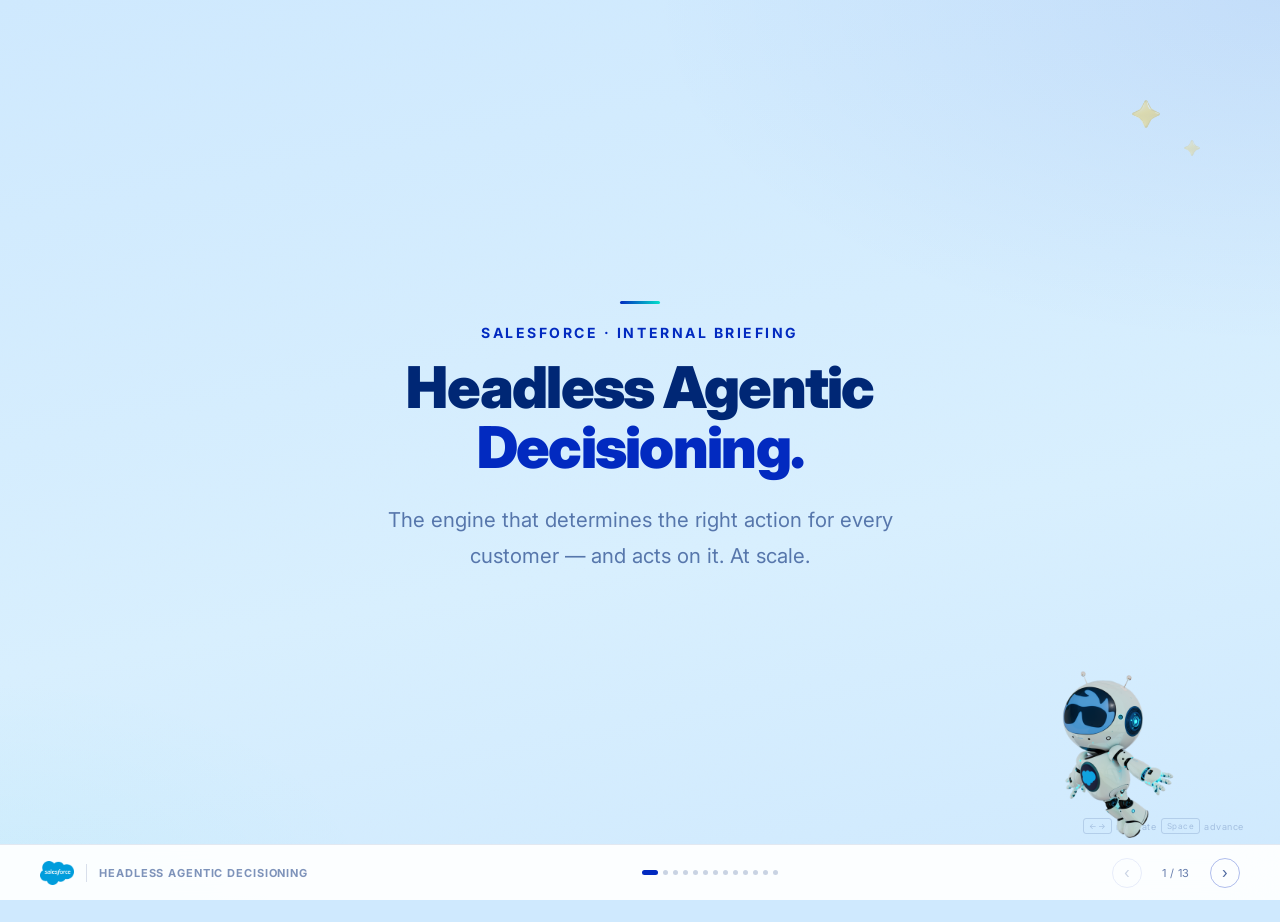
<file: v2.html>
<!DOCTYPE html>
<html lang="en">
<head>
    <meta charset="UTF-8">
    <meta name="viewport" content="width=device-width, initial-scale=1.0">
    <title>Headless Agentic Decisioning — Salesforce</title>
    <link rel="preconnect" href="https://fonts.googleapis.com">
    <link rel="preconnect" href="https://fonts.gstatic.com" crossorigin>
    <link href="https://fonts.googleapis.com/css2?family=Inter:wght@400;500;600;700;800;900&display=swap" rel="stylesheet">
    <style>
        *, *::before, *::after {
            box-sizing: border-box;
            margin: 0;
            padding: 0;
        }

        :root {
            --navy:   #CFE9FE;
            --navy2:  #EAF5FE;
            --blue:   #022AC0;
            --blue2:  #022AC0;
            --royal:  #022AC0;
            --teal:   #04E1CB;
            --lblue:  #90D0FE;
            --gold:   #F6BC06;
            --white:  #002775;
            --text:   #002775;
            --card:   rgba(0, 39, 117, 0.06);
            --card-h: rgba(0, 39, 117, 0.12);
            --border: rgba(0, 39, 117, 0.14);
            --muted:  rgba(0, 39, 117, 0.6);
            --dim:    rgba(0, 39, 117, 0.72);
            --red:    #C23934;
            --green:  #027A38;
            --amber:  #A05C00;
        }

        html, body {
            width: 100%;
            height: 100%;
            overflow: hidden;
            font-family: 'Inter', 'Segoe UI', Arial, sans-serif;
            background: var(--navy);
            color: var(--text);
            -webkit-font-smoothing: antialiased;
        }

        .bg-base {
            position: fixed;
            inset: 0;
            z-index: 0;
            pointer-events: none;
            background: radial-gradient(ellipse 90% 70% at 100% 0%, rgba(2, 42, 192, 0.07) 0%, transparent 55%),
                        radial-gradient(ellipse 60% 50% at 0% 100%, rgba(4, 225, 203, 0.04) 0%, transparent 50%),
                        linear-gradient(170deg, #CFE9FE 0%, #D8EFFE 60%, #CFE9FE 100%);
        }

        .bg-noise {
            position: fixed;
            inset: 0;
            z-index: 0;
            pointer-events: none;
            opacity: 0.012;
            background-image: url("data:image/svg+xml,%3Csvg viewBox='0 0 256 256' xmlns='http://www.w3.org/2000/svg'%3E%3Cfilter id='n'%3E%3CfeTurbulence type='fractalNoise' baseFrequency='0.9' numOctaves='4' stitchTiles='stitch'/%3E%3C/filter%3E%3Crect width='100%25' height='100%25' filter='url(%23n)'/%3E%3C/svg%3E");
            background-repeat: repeat;
            background-size: 200px 200px;
        }

        .deck {
            width: 100%;
            height: 100vh;
            position: relative;
            z-index: 1;
        }

        .slide {
            position: absolute;
            inset: 0;
            display: flex;
            flex-direction: column;
            align-items: center;
            justify-content: center;
            padding: 64px 108px 88px;
            opacity: 0;
            pointer-events: none;
            transition: opacity 0.45s cubic-bezier(0.4, 0, 0.2, 1), transform 0.45s cubic-bezier(0.4, 0, 0.2, 1);
            transform: translateY(22px);
            text-align: center;
        }

        .slide.active {
            opacity: 1;
            pointer-events: all;
            transform: translateY(0);
        }

        .slide.exit {
            opacity: 0;
            transform: translateY(-18px);
            transition: opacity 0.26s ease, transform 0.26s ease;
        }

        /* ── NAV BAR ── */
        .nav-bar {
            position: fixed;
            bottom: 0;
            left: 0;
            right: 0;
            z-index: 100;
            height: 56px;
            display: flex;
            align-items: center;
            justify-content: space-between;
            padding: 0 40px;
            background: rgba(255, 255, 255, 0.92);
            backdrop-filter: blur(20px);
            border-top: 1px solid rgba(0, 39, 117, 0.1);
        }

        .nav-brand {
            display: flex;
            align-items: center;
            gap: 12px;
        }

        .nav-sf-logo {
            height: 24px;
            width: auto;
        }

        .nav-divider {
            width: 1px;
            height: 18px;
            background: rgba(0, 39, 117, 0.14);
        }

        .nav-title {
            font-size: 11px;
            font-weight: 700;
            letter-spacing: 0.08em;
            text-transform: uppercase;
            color: rgba(0, 39, 117, 0.5);
        }

        .nav-controls {
            display: flex;
            align-items: center;
            gap: 14px;
        }

        .nav-btn {
            width: 30px;
            height: 30px;
            border-radius: 50%;
            border: 1px solid rgba(2, 42, 192, 0.3);
            background: none;
            color: rgba(0, 39, 117, 0.7);
            font-size: 15px;
            cursor: pointer;
            display: flex;
            align-items: center;
            justify-content: center;
            transition: all 0.2s;
            font-family: inherit;
        }

        .nav-btn:hover {
            border-color: var(--blue2);
            color: var(--blue2);
            background: rgba(2, 42, 192, 0.06);
        }

        .nav-btn:focus-visible {
            outline: 2px solid var(--blue2);
            outline-offset: 3px;
        }

        .nav-btn:disabled {
            opacity: 0.28;
            cursor: default;
        }

        .nav-counter {
            font-size: 11px;
            color: var(--muted);
            min-width: 40px;
            text-align: center;
            letter-spacing: 0.04em;
        }

        .nav-dots {
            display: flex;
            align-items: center;
            gap: 5px;
        }

        .dot {
            width: 5px;
            height: 5px;
            border-radius: 50%;
            background: rgba(0, 39, 117, 0.2);
            cursor: pointer;
            transition: all 0.3s;
            border: none;
            padding: 0;
            flex-shrink: 0;
        }

        .dot:focus-visible {
            outline: 2px solid var(--blue2);
            outline-offset: 3px;
            border-radius: 4px;
        }

        .dot.active {
            background: var(--blue2);
            width: 16px;
            border-radius: 3px;
        }

        .key-hint {
            position: fixed;
            bottom: 66px;
            right: 36px;
            font-size: 9px;
            color: rgba(0, 39, 117, 0.22);
            letter-spacing: 0.06em;
            display: flex;
            align-items: center;
            gap: 4px;
        }

        .key {
            padding: 2px 5px;
            border-radius: 3px;
            border: 1px solid rgba(0, 39, 117, 0.14);
            font-size: 8px;
        }

        /* ── TYPOGRAPHY ── */
        .eyebrow {
            font-size: 14px;
            font-weight: 700;
            letter-spacing: 0.18em;
            text-transform: uppercase;
            color: var(--blue2);
            margin-bottom: 16px;
        }

        .big {
            font-size: clamp(40px, 4.5vw, 66px);
            font-weight: 900;
            line-height: 1.05;
            letter-spacing: -0.03em;
            margin-bottom: 24px;
            color: var(--text);
        }

        .sub {
            font-size: clamp(17px, 1.6vw, 21px);
            color: var(--muted);
            line-height: 1.8;
            max-width: 540px;
        }

        .hl       { color: var(--blue2); }
        .hl-teal  { color: var(--teal); }
        .hl-gold  { color: #C89000; }
        .hl-lblue { color: #0057B8; }
        .amber    { color: var(--amber); }

        .accent-line {
            width: 40px;
            height: 3px;
            border-radius: 2px;
            margin-bottom: 20px;
            background: linear-gradient(90deg, var(--blue2), var(--teal));
        }

        /* ── KEYNOTE TYPE ── */
        .t-hero  { font-size: clamp(38px, 4.8vw, 68px); font-weight: 900; letter-spacing: -0.04em; line-height: 1.0; color: var(--text); }
        .t-h1    { font-size: clamp(30px, 3.8vw, 52px); font-weight: 800; letter-spacing: -0.03em; line-height: 1.08; color: var(--text); }
        .t-sub   { font-size: clamp(16px, 1.5vw, 21px); font-weight: 400; line-height: 1.55; color: var(--dim); }
        .t-label { font-size: 12px; font-weight: 700; letter-spacing: 0.14em; text-transform: uppercase; color: var(--muted); }
        .accent  { color: var(--blue); }

        .rule { width: 48px; height: 4px; border-radius: 2px; margin: 24px auto; }
        .r-blue  { background: var(--blue); }
        .r-amber { background: var(--amber); }

        .pq { font-size: clamp(28px, 3vw, 40px); font-weight: 900; letter-spacing: -0.03em; line-height: 1.2; }

        /* ── 2-COLUMN ── */
        .two-col {
            display: flex;
            gap: 72px;
            align-items: center;
            max-width: 980px;
        }

        .two-col .col { flex: 1; }

        /* ── BEFORE/AFTER ── */
        .before-after {
            display: grid;
            grid-template-columns: 1fr auto 1fr;
            gap: 0;
            align-items: center;
            margin-top: 32px;
            width: 100%;
            max-width: 880px;
        }
        .ba-box {
            border-radius: 14px;
            padding: 24px 28px;
            text-align: left;
        }
        .ba-box.before {
            background: rgba(160,92,0,0.07);
            border: 1px solid rgba(160,92,0,0.2);
        }
        .ba-box.after {
            background: rgba(2,42,192,0.07);
            border: 1px solid rgba(2,42,192,0.2);
        }
        .ba-label { font-size: 11px; font-weight: 700; letter-spacing: 0.12em; text-transform: uppercase; margin-bottom: 12px; }
        .ba-stat  { font-size: clamp(22px, 2.5vw, 32px); font-weight: 900; letter-spacing: -0.03em; line-height: 1.1; margin-bottom: 6px; }
        .ba-desc  { font-size: 14px; color: var(--dim); line-height: 1.5; }
        .ba-arrow { font-size: 36px; font-weight: 900; color: var(--blue); padding: 0 24px; }

        /* ── VENDOR BADGES ── */
        .vendor-strip { display: flex; flex-wrap: wrap; gap: 10px; justify-content: center; margin-top: 32px; max-width: 820px; }
        .vbadge {
            display: flex; align-items: center; gap: 8px;
            border-radius: 999px; padding: 7px 16px;
            font-size: 13px; font-weight: 700; border: 1px solid transparent;
        }
        .vbadge svg { flex-shrink: 0; }

        /* ── STAT GRID ── */
        .stat-grid {
            display: grid;
            grid-template-columns: 1fr 1fr;
            gap: 14px;
            width: 100%;
            max-width: 880px;
        }

        .stat-card {
            background: var(--card);
            border: 1px solid var(--border);
            border-radius: 16px;
            padding: 26px 22px;
            border-left: 3px solid var(--blue2);
            position: relative;
            overflow: hidden;
        }

        .stat-card::before {
            content: '';
            position: absolute;
            top: 0;
            left: 0;
            right: 0;
            height: 1px;
            background: linear-gradient(90deg, var(--blue2), transparent);
            opacity: 0.4;
        }

        .stat-card.teal  { border-left-color: #009E90; }
        .stat-card.teal::before  { background: linear-gradient(90deg, #009E90, transparent); }
        .stat-card.gold  { border-left-color: #C89000; }
        .stat-card.gold::before  { background: linear-gradient(90deg, #C89000, transparent); }
        .stat-card.lblue { border-left-color: #0057B8; }
        .stat-card.lblue::before { background: linear-gradient(90deg, #0057B8, transparent); }

        .stat-val {
            font-size: clamp(32px, 3.8vw, 50px);
            font-weight: 900;
            letter-spacing: -0.03em;
            line-height: 1;
            margin-bottom: 9px;
        }

        .stat-val.c-blue  { color: var(--blue2); }
        .stat-val.c-teal  { color: #007A72; }
        .stat-val.c-gold  { color: #C89000; }
        .stat-val.c-lblue { color: #0057B8; }

        .stat-label { font-size: 18px; font-weight: 700; margin-bottom: 8px; color: var(--text); }
        .stat-desc  { font-size: 15px; color: var(--muted); line-height: 1.65; }

        /* ── FLOW ── */
        .flow {
            display: flex;
            align-items: flex-start;
            width: 100%;
            max-width: 1020px;
        }

        .flow-step {
            flex: 1;
            display: flex;
            flex-direction: column;
            align-items: center;
            text-align: center;
        }

        .flow-icon {
            width: 76px;
            height: 76px;
            margin-bottom: 16px;
            display: flex;
            align-items: center;
            justify-content: center;
            background: rgba(2, 42, 192, 0.06);
            border: 1px solid rgba(2, 42, 192, 0.16);
            border-radius: 20px;
        }

        .flow-icon img { width: 46px; height: 46px; object-fit: contain; }

        .flow-step-num {
            font-size: 13px;
            font-weight: 700;
            letter-spacing: 0.12em;
            text-transform: uppercase;
            color: var(--blue2);
            margin-bottom: 6px;
        }

        .flow-step-title { font-size: 19px; font-weight: 700; margin-bottom: 8px; color: var(--text); }
        .flow-step-desc  { font-size: 15px; color: var(--muted); line-height: 1.6; max-width: 150px; }

        .flow-arrow {
            flex-shrink: 0;
            align-self: center;
            padding-bottom: 48px;
            color: rgba(2, 42, 192, 0.25);
            font-size: 20px;
            margin: 0 2px;
        }

        /* ── PLATFORM GRID ── */
        .platform-grid {
            display: grid;
            grid-template-columns: repeat(3, 1fr);
            gap: 11px;
            width: 100%;
            max-width: 880px;
        }

        .platform-card {
            background: var(--card);
            border: 1px solid var(--border);
            border-radius: 12px;
            padding: 16px 14px;
            display: flex;
            align-items: flex-start;
            gap: 12px;
            transition: background 0.2s, border-color 0.2s;
        }

        .platform-card:hover {
            background: var(--card-h);
            border-color: rgba(2, 42, 192, 0.28);
        }

        .platform-icon img { width: 34px; height: 34px; object-fit: contain; flex-shrink: 0; }
        .platform-num  { font-size: 13px; font-weight: 700; letter-spacing: 0.1em; text-transform: uppercase; color: var(--blue2); margin-bottom: 4px; }
        .platform-name { font-size: 17px; font-weight: 700; margin-bottom: 6px; color: var(--text); }
        .platform-desc { font-size: 14px; color: var(--muted); line-height: 1.55; }

        /* ── OUTCOME GRID ── */
        .outcome-grid {
            display: grid;
            grid-template-columns: 1fr 1fr;
            gap: 13px;
            width: 100%;
            max-width: 860px;
        }

        .outcome-card {
            background: var(--card);
            border: 1px solid var(--border);
            border-radius: 14px;
            padding: 22px;
            display: flex;
            gap: 14px;
            align-items: flex-start;
            transition: background 0.2s;
        }

        .outcome-card:hover { background: var(--card-h); }

        .outcome-bullet { width: 9px; height: 9px; border-radius: 50%; flex-shrink: 0; margin-top: 7px; }
        .outcome-title  { font-size: 17px; font-weight: 700; margin-bottom: 6px; color: var(--text); }
        .outcome-desc   { font-size: 15px; color: var(--muted); line-height: 1.65; }

        /* ── DECORATIONS ── */
        .star-deco {
            position: absolute;
            pointer-events: none;
            user-select: none;
            z-index: 2;
        }

        .star-deco img {
            display: block;
            width: 28px;
            height: 28px;
            opacity: 0.3;
        }

        .char {
            position: absolute;
            pointer-events: none;
            user-select: none;
            z-index: 2;
        }

        .char img {
            display: block;
            height: 180px;
            width: auto;
        }

        /* ── MOMENTS THAT MATTER SLIDE ── */
        .mtm-row {
            display: flex;
            align-items: center;
            gap: 56px;
            max-width: 1060px;
            width: 100%;
        }

        .mtm-text {
            flex: 0 0 340px;
            display: flex;
            flex-direction: column;
        }

        .mtm-text .big {
            font-size: clamp(26px, 2.6vw, 38px);
        }

        .mtm-diagram {
            flex: 1;
            display: flex;
            align-items: center;
            justify-content: center;
            min-width: 0;
        }

        .mtm-diagram img {
            width: 100%;
            max-height: calc(100vh - 140px);
            object-fit: contain;
        }

        /* ── COMPETITOR TABLE ── */
        .comp-slide {
            width: 100%;
            max-width: 960px;
        }

        .comp-table {
            width: 100%;
            border-collapse: separate;
            border-spacing: 0;
        }

        .comp-table th {
            padding: 10px 14px;
            font-size: 13px;
            font-weight: 700;
            letter-spacing: 0.1em;
            text-transform: uppercase;
            color: rgba(0, 39, 117, 0.4);
            text-align: left;
            border-bottom: 1px solid rgba(0, 39, 117, 0.1);
        }

        .comp-table th.sf-col {
            color: var(--blue2);
        }

        .comp-table td {
            padding: 12px 14px;
            font-size: 15px;
            color: rgba(0, 39, 117, 0.78);
            border-bottom: 1px solid rgba(0, 39, 117, 0.06);
            vertical-align: top;
            line-height: 1.5;
        }

        .comp-table tr:last-child td { border-bottom: none; }

        .comp-table td:first-child {
            font-size: 14px;
            font-weight: 700;
            color: rgba(0, 39, 117, 0.55);
            letter-spacing: 0.02em;
            width: 160px;
        }

        .comp-table td.sf-cell {
            color: var(--text);
            font-weight: 600;
            background: rgba(2, 42, 192, 0.05);
        }

        .comp-table td.sf-cell .tick { color: #007A72; margin-right: 5px; }
        .comp-table td.comp-cell .tick  { color: rgba(0, 122, 114, 0.55); margin-right: 5px; }
        .comp-table td.comp-cell .cross { color: rgba(200, 0, 0, 0.5);  margin-right: 5px; }
        .comp-table td.comp-cell .part  { color: rgba(180, 120, 0, 0.7);  margin-right: 5px; }

        /* ── HEADLESS 360 GRID ── */
        .h360-grid {
            display: grid;
            grid-template-columns: repeat(4, 1fr);
            gap: 14px;
            width: 100%;
            max-width: 960px;
            margin-top: 28px;
        }

        .h360-card {
            background: var(--card);
            border: 1px solid var(--border);
            border-radius: 14px;
            padding: 22px 18px;
            text-align: left;
            position: relative;
            overflow: hidden;
        }

        .h360-card::before {
            content: '';
            position: absolute;
            top: 0;
            left: 0;
            right: 0;
            height: 3px;
            border-radius: 14px 14px 0 0;
        }

        .h360-card.engagement::before { background: var(--blue2); }
        .h360-card.agency::before { background: #007A72; }
        .h360-card.work::before { background: #C89000; }
        .h360-card.context::before { background: #0057B8; }

        .h360-label {
            font-size: 11px;
            font-weight: 800;
            letter-spacing: 0.12em;
            text-transform: uppercase;
            margin-bottom: 10px;
        }

        .h360-card.engagement .h360-label { color: var(--blue2); }
        .h360-card.agency .h360-label { color: #007A72; }
        .h360-card.work .h360-label { color: #C89000; }
        .h360-card.context .h360-label { color: #0057B8; }

        .h360-item {
            font-size: 12px;
            color: var(--dim);
            line-height: 1.5;
            padding: 3px 0;
            font-family: 'SF Mono', 'Fira Code', monospace;
        }

        /* ── TOOL GRID ── */
        .tool-grid {
            display: grid;
            grid-template-columns: repeat(3, 1fr);
            gap: 7px;
            width: 100%;
            max-width: 960px;
            margin-top: 10px;
        }

        .tool-card {
            background: var(--card);
            border: 1px solid var(--border);
            border-radius: 8px;
            padding: 10px 12px;
            text-align: left;
            display: flex;
            align-items: flex-start;
            gap: 8px;
            transition: background 0.2s;
        }

        .tool-card:hover {
            background: var(--card-h);
        }

        .tool-num {
            font-size: 10px;
            font-weight: 800;
            color: var(--blue2);
            background: rgba(2, 42, 192, 0.08);
            border-radius: 4px;
            padding: 2px 6px;
            flex-shrink: 0;
            margin-top: 1px;
        }

        .tool-name {
            font-size: 13px;
            font-weight: 700;
            color: var(--text);
            font-family: 'SF Mono', 'Fira Code', monospace;
            margin-bottom: 3px;
        }

        .tool-desc {
            font-size: 12px;
            color: var(--muted);
            line-height: 1.45;
        }

        /* ── CATEGORY PILLS ── */
        .tool-cats {
            display: flex;
            gap: 6px;
            justify-content: center;
            flex-wrap: wrap;
            margin-top: 4px;
            margin-bottom: 6px;
        }

        .tool-cat {
            font-size: 11px;
            font-weight: 700;
            letter-spacing: 0.06em;
            padding: 5px 14px;
            border-radius: 20px;
        }

        .tool-cat.actions { background: rgba(2,42,192,0.08); border: 1px solid rgba(2,42,192,0.22); color: var(--blue2); }
        .tool-cat.decisions { background: rgba(0,122,114,0.08); border: 1px solid rgba(0,122,114,0.22); color: #007A72; }
        .tool-cat.health { background: rgba(0,87,184,0.08); border: 1px solid rgba(0,87,184,0.22); color: #0057B8; }
        .tool-cat.compositions { background: rgba(200,144,0,0.08); border: 1px solid rgba(200,144,0,0.22); color: #C89000; }
        .tool-cat.config { background: rgba(96,57,160,0.08); border: 1px solid rgba(96,57,160,0.22); color: #6039A0; }

        /* ── MOBILE ── */
        @media (max-width: 900px) {
            .slide { padding: 48px 64px 80px; }
        }

        @media (max-width: 768px) {
            html, body { overflow-y: auto; height: auto; }
            .deck { height: auto; }

            .slide {
                position: relative;
                opacity: 1 !important;
                transform: none !important;
                pointer-events: all;
                display: none;
                flex-direction: column;
                align-items: center;
                justify-content: flex-start;
                padding: 32px 20px 88px;
                gap: 20px;
                min-height: 100svh;
            }
            .slide.active { display: flex; }

            .eyebrow { font-size: 11px; letter-spacing: 0.14em; margin-bottom: 10px; }
            .big { font-size: clamp(26px, 7vw, 38px); }
            .sub { font-size: 15px; line-height: 1.75; }
            .t-hero { font-size: clamp(26px, 7vw, 38px); }
            .t-h1 { font-size: clamp(22px, 6vw, 30px); }

            .two-col { flex-direction: column; gap: 4px; max-width: 100%; }
            .mtm-row { flex-direction: column; gap: 16px; }
            .mtm-text { flex: none; width: 100%; }
            .mtm-diagram img { max-height: 50svh; }
            .stat-grid { grid-template-columns: 1fr; gap: 10px; max-width: 100%; }
            .flow { flex-wrap: wrap; gap: 14px; justify-content: center; max-width: 100%; }
            .flow-arrow { display: none; }
            .flow-step { width: calc(50% - 8px); }
            .flow-icon { width: 52px; height: 52px; }
            .flow-icon img { width: 30px; height: 30px; }
            .outcome-grid { grid-template-columns: 1fr; gap: 10px; max-width: 100%; }
            .comp-slide { overflow-x: auto; -webkit-overflow-scrolling: touch; max-width: 100%; }
            .comp-table { min-width: 560px; }

            .before-after { grid-template-columns: 1fr; gap: 0; margin-top: 20px; }
            .ba-arrow { padding: 8px 0; font-size: 24px; text-align: center; }
            .ba-stat { font-size: 22px; }
            .vendor-strip { gap: 7px; margin-top: 20px; }
            .vbadge { font-size: 11px; padding: 5px 12px; }

            .h360-grid { grid-template-columns: 1fr 1fr; gap: 10px; }
            .tool-grid { grid-template-columns: 1fr; gap: 8px; }

            .nav-bar { padding: 0 16px; }
            .nav-title { display: none; }
            .nav-divider { display: none; }
            .nav-dots { display: none; }
            .key-hint, .star-deco, .char { display: none; }
        }

        @media (max-width: 480px) {
            .slide { padding: 24px 16px 84px; }
            .big { font-size: 26px; }
            .h360-grid { grid-template-columns: 1fr; }
        }
    </style>
</head>
<body>
    <div class="bg-base"></div>
    <div class="bg-noise"></div>

    <div id="deck" class="deck">

        <!-- ═══════════ SLIDE 1: Title ═══════════ -->
        <section class="slide">
            <div style="text-align: center; max-width: 820px;">
                <div class="accent-line" style="margin: 0 auto 20px;"></div>
                <div class="eyebrow">Salesforce &middot; Internal Briefing</div>
                <h1 class="big">Headless Agentic<br><span class="hl">Decisioning.</span></h1>
                <p class="sub" style="margin: 0 auto;">The engine that determines the right action for every customer &mdash; and acts on it. At scale.</p>
            </div>
            <div class="star-deco" style="top: 100px; right: 120px;"><img src="sf-star-gold.png" alt=""></div>
            <div class="star-deco" style="top: 140px; right: 80px; opacity: 0.2;"><img src="sf-star-gold.png" style="width:16px;height:16px;opacity:1;"></div>
            <div class="char" style="bottom: 56px; right: 80px;"><img src="char-agent-astro-2.png" alt=""></div>
        </section>

        <!-- ═══════════ SLIDE 2: Barrier Gone (from keynote) ═══════════ -->
        <section class="slide">
            <h1 class="t-hero">The barrier to building<br><span class="accent">has disappeared.</span></h1>
            <div class="before-after">
                <div class="ba-box before">
                    <div class="ba-label" style="color:var(--amber);">Then</div>
                    <div class="ba-stat" style="color:var(--amber);">12+ people &middot; 12&ndash;18 months</div>
                    <div class="ba-desc">Engineering code review. Security sign-off. Legal review. Risk committee. Regulatory consideration. Seven-figure budget. All before a single customer sees it.</div>
                </div>
                <div class="ba-arrow">&rarr;</div>
                <div class="ba-box after">
                    <div class="ba-label" style="color:var(--blue);">Now</div>
                    <div class="ba-stat" style="color:var(--blue);">Hours &middot; Days</div>
                    <div class="ba-desc">Use cases deployed in hours, not months. A fraction of the cost and labour. AI-assisted development on a unified platform.</div>
                </div>
            </div>
        </section>

        <!-- ═══════════ SLIDE 4: One Person Proof (from keynote) ═══════════ -->
        <section class="slide">
            <p class="t-label" style="margin-bottom:16px;">Better Game Golf &mdash; built solo, holding a full-time job at Salesforce</p>
            <h1 class="t-hero">One person.<br>One week.<br><span class="accent">In production.</span></h1>
            <div class="vendor-strip">
                <div class="vbadge" style="background:rgba(193,125,94,0.10);border-color:rgba(193,125,94,0.28);color:#8B4513;">
                    <svg width="16" height="16" viewBox="0 0 24 24" fill="none"><circle cx="12" cy="12" r="10" fill="#C17D5E" opacity=".9"/><text x="12" y="16" text-anchor="middle" font-size="11" font-weight="800" fill="white" font-family="Inter,sans-serif">A</text></svg>
                    Claude
                </div>
                <div class="vbadge" style="background:rgba(16,16,16,0.07);border-color:rgba(16,16,16,0.18);color:#111;">
                    <svg width="16" height="16" viewBox="0 0 24 24" fill="#111"><circle cx="12" cy="12" r="10"/><text x="12" y="16" text-anchor="middle" font-size="10" font-weight="800" fill="white" font-family="Inter,sans-serif">AI</text></svg>
                    OpenAI GPT-4o
                </div>
                <div class="vbadge" style="background:rgba(16,16,16,0.07);border-color:rgba(16,16,16,0.18);color:#111;">
                    <svg width="16" height="16" viewBox="0 0 24 24"><polygon points="12,3 22,21 2,21" fill="#111"/></svg>
                    Vercel
                </div>
                <div class="vbadge" style="background:rgba(62,207,142,0.10);border-color:rgba(62,207,142,0.3);color:#1a7a4a;">
                    <svg width="16" height="16" viewBox="0 0 24 24" fill="none"><rect width="24" height="24" rx="5" fill="#3ECF8E" opacity=".85"/><text x="12" y="16" text-anchor="middle" font-size="10" font-weight="800" fill="white" font-family="Inter,sans-serif">S</text></svg>
                    Supabase
                </div>
                <div class="vbadge" style="background:rgba(103,114,229,0.10);border-color:rgba(103,114,229,0.28);color:#3D45CC;">
                    <svg width="16" height="16" viewBox="0 0 24 24" fill="none"><rect width="24" height="24" rx="5" fill="#6772E5"/><text x="12" y="16" text-anchor="middle" font-size="10" font-weight="800" fill="white" font-family="Inter,sans-serif">$</text></svg>
                    Stripe
                </div>
                <div class="vbadge" style="background:rgba(16,16,16,0.07);border-color:rgba(16,16,16,0.18);color:#111;">
                    <svg width="16" height="16" viewBox="0 0 24 24" fill="none"><rect width="24" height="24" rx="5" fill="#111"/><text x="12" y="16" text-anchor="middle" font-size="8" font-weight="800" fill="white" font-family="Inter,sans-serif">11x</text></svg>
                    ElevenLabs
                </div>
                <div class="vbadge" style="background:rgba(24,119,242,0.10);border-color:rgba(24,119,242,0.28);color:#1265CC;">
                    <svg width="16" height="16" viewBox="0 0 24 24" fill="none"><rect width="24" height="24" rx="5" fill="#1877F2"/><text x="12" y="16" text-anchor="middle" font-size="9" font-weight="800" fill="white" font-family="Inter,sans-serif">f</text></svg>
                    Meta Graph API
                </div>
                <div class="vbadge" style="background:rgba(16,16,16,0.07);border-color:rgba(16,16,16,0.18);color:#111;">
                    <svg width="16" height="16" viewBox="0 0 24 24" fill="none"><rect width="24" height="24" rx="5" fill="#111"/><text x="12" y="16" text-anchor="middle" font-size="8" font-weight="800" fill="white" font-family="Inter,sans-serif">Re</text></svg>
                    Resend
                </div>
                <div class="vbadge" style="background:rgba(16,16,16,0.07);border-color:rgba(16,16,16,0.18);color:#111;">
                    <svg width="16" height="16" viewBox="0 0 24 24" fill="#111"><circle cx="12" cy="12" r="10"/><text x="12" y="16" text-anchor="middle" font-size="8" font-weight="800" fill="white" font-family="Inter,sans-serif">GH</text></svg>
                    GitHub
                </div>
            </div>
            <div style="margin-top:24px;border-left:4px solid var(--blue);padding-left:20px;text-align:left;max-width:700px;">
                <p style="font-size:20px;font-weight:700;line-height:1.4;color:var(--text);">&ldquo;Someone on your team has already built something like this. You just don&rsquo;t know about it yet.&rdquo;</p>
            </div>
        </section>

        <!-- ═══════════ SLIDE 5: Enterprise IT (from keynote) ═══════════ -->
        <section class="slide">
            <h1 class="t-hero">Now try getting that stack<br>through <span class="amber">enterprise IT.</span></h1>
            <div class="rule r-amber"></div>
            <p class="t-sub" style="max-width:660px;">10 vendors. 6&ndash;12 months of approval cycles each. Security questionnaires. DPAs. Risk committees. Procurement sign-off.<br><br>The technology will have moved on entirely before you&rsquo;re done.</p>
        </section>

        <!-- ═══════════ SLIDE 6: Headless 360 Bridge ═══════════ -->
        <section class="slide">
            <div style="max-width: 1020px; width: 100%;">
                <div class="accent-line" style="margin: 0 auto 12px;"></div>
                <div class="eyebrow" style="margin-bottom: 10px;">Salesforce Headless 360</div>
                <h2 class="big" style="font-size: clamp(26px, 3vw, 42px); margin-bottom: 10px;">One platform. <span class="hl">Anywhere humans &amp; agents work.</span></h2>
                <p class="sub" style="margin: 0 auto 28px; text-align: center; max-width: 700px;">The first wave of APIs, MCP tools, and CLI commands &mdash; opening the entire platform to any agent, any model, any workflow.</p>

                <div class="h360-grid">
                    <div class="h360-card engagement">
                        <div class="h360-label">Engagement</div>
                        <div class="h360-item">slack-mcp</div>
                        <div class="h360-item">messaging-channels</div>
                        <div class="h360-item">experience-cloud</div>
                        <div class="h360-item">commerce-storefront</div>
                    </div>
                    <div class="h360-card agency">
                        <div class="h360-label">Agency</div>
                        <div class="h360-item">mcp-provider-core</div>
                        <div class="h360-item">agent-runtime</div>
                        <div class="h360-item">prompt-builder</div>
                        <div class="h360-item">trust-layer</div>
                    </div>
                    <div class="h360-card work">
                        <div class="h360-label">Work</div>
                        <div class="h360-item">sobject-mutations</div>
                        <div class="h360-item">invocable_actions</div>
                        <div class="h360-item">flow-orchestration</div>
                        <div class="h360-item">approval-processes</div>
                    </div>
                    <div class="h360-card context">
                        <div class="h360-label">Context</div>
                        <div class="h360-item">metadata-experts</div>
                        <div class="h360-item">data-cloud-queries</div>
                        <div class="h360-item">search-index</div>
                        <div class="h360-item">knowledge-articles</div>
                    </div>
                </div>

                <p class="sub" style="text-align: center; max-width: 800px; margin: 24px auto 0; font-size: clamp(14px, 1.3vw, 17px);">Extends further with an open ecosystem of apps, integrations, and consulting partners.</p>
            </div>
        </section>

        <!-- ═══════════ SLIDE 8: Four Eras ═══════════ -->
        <section class="slide">
            <div style="max-width: 1120px; width: 100%;">
                <div style="text-align: center; margin-bottom: 56px;">
                    <div class="accent-line" style="margin: 0 auto 12px;"></div>
                    <div class="eyebrow" style="margin-bottom: 10px;">The Evolution of Marketing Decisioning</div>
                    <h2 class="big" style="font-size: clamp(26px, 3vw, 42px); margin-bottom: 0;">Four eras. <span class="hl">One direction.</span></h2>
                </div>

                <div style="position: relative; padding: 0 60px; margin-bottom: 64px;">
                    <div style="position: absolute; top: 9px; left: 60px; right: 60px; height: 2px; background: linear-gradient(to right, rgba(0,39,117,0.18) 0%, rgba(0,39,117,0.18) 80%, var(--blue2) 95%, var(--blue2) 100%);"></div>
                    <div style="display: grid; grid-template-columns: repeat(4, 1fr); gap: 20px; position: relative;">
                        <div style="text-align: center;">
                            <div style="width: 20px; height: 20px; border-radius: 50%; background: var(--navy); border: 3px solid rgba(0,39,117,0.32); margin: 0 auto 28px;"></div>
                            <div style="font-size: 12px; font-weight: 800; letter-spacing: 0.14em; text-transform: uppercase; color: var(--muted); margin-bottom: 10px;">Era 1</div>
                            <div style="font-size: clamp(16px, 1.7vw, 22px); font-weight: 700; color: var(--text); line-height: 1.3; letter-spacing: -0.01em;">Upload lists.<br>Batch send.</div>
                        </div>
                        <div style="text-align: center;">
                            <div style="width: 20px; height: 20px; border-radius: 50%; background: var(--navy); border: 3px solid rgba(0,39,117,0.32); margin: 0 auto 28px;"></div>
                            <div style="font-size: 12px; font-weight: 800; letter-spacing: 0.14em; text-transform: uppercase; color: var(--muted); margin-bottom: 10px;">Era 2</div>
                            <div style="font-size: clamp(16px, 1.7vw, 22px); font-weight: 700; color: var(--text); line-height: 1.3; letter-spacing: -0.01em;">Journeys &amp;<br>AMPScript.</div>
                        </div>
                        <div style="text-align: center;">
                            <div style="width: 20px; height: 20px; border-radius: 50%; background: var(--navy); border: 3px solid rgba(0,39,117,0.32); margin: 0 auto 28px;"></div>
                            <div style="font-size: 12px; font-weight: 800; letter-spacing: 0.14em; text-transform: uppercase; color: var(--muted); margin-bottom: 10px;">Era 3</div>
                            <div style="font-size: clamp(16px, 1.7vw, 22px); font-weight: 700; color: var(--text); line-height: 1.3; letter-spacing: -0.01em;">Decision trees &amp;<br>rules engines.</div>
                        </div>
                        <div style="text-align: center;">
                            <div style="width: 20px; height: 20px; border-radius: 50%; background: var(--blue2); border: 3px solid rgba(2,42,192,0.28); margin: 0 auto 28px; box-shadow: 0 0 0 6px rgba(2,42,192,0.1);"></div>
                            <div style="font-size: 12px; font-weight: 800; letter-spacing: 0.14em; text-transform: uppercase; color: var(--blue2); margin-bottom: 10px;">Era 4 &middot; 2026</div>
                            <div style="font-size: clamp(16px, 1.7vw, 22px); font-weight: 700; color: var(--text); line-height: 1.3; letter-spacing: -0.01em;">Moments that matter.<br>Headless, agentic, everywhere.</div>
                        </div>
                    </div>
                </div>

                <p style="text-align: center; font-size: clamp(22px, 2.4vw, 32px); font-weight: 700; line-height: 1.4; color: var(--text); max-width: 980px; margin: 0 auto; letter-spacing: -0.015em;">The question isn&rsquo;t &ldquo;what tool do I add?&rdquo; &mdash;<br>it&rsquo;s <span class="hl">&ldquo;what does decisioning look like when data is unified and reasoning is possible?&rdquo;</span></p>
            </div>
        </section>

        <!-- ═══════════ SLIDE 9: Moments That Matter ═══════════ -->
        <section class="slide mtm-slide">
            <div class="mtm-row">
                <div class="mtm-text" style="text-align: left;">
                    <div class="accent-line" style="margin-bottom: 16px;"></div>
                    <div class="eyebrow">The Moments That Matter</div>
                    <h2 class="big" style="margin-bottom: 16px;">Every touchpoint fires a signal.<br><span class="hl">Most go unanswered.</span></h2>
                    <p class="sub">The diagram shows where NBA sits across Sales, Service and Marketing &mdash; and why the decisioning layer has to sit at the centre of all three.</p>
                </div>
                <div class="mtm-diagram">
                    <img src="moments-light.svg" alt="Moments That Matter &mdash; signals across Sales, Service and Marketing">
                </div>
            </div>
        </section>

        <!-- ═══════════ SLIDE 10: What It Is / How It Works ═══════════ -->
        <section class="slide">
            <div style="max-width: 1040px; width: 100%;">
                <div style="text-align: center; margin-bottom: 28px;">
                    <div class="accent-line" style="margin: 0 auto 12px;"></div>
                    <div class="eyebrow" style="margin-bottom: 10px;">What It Is</div>
                    <h2 class="big" style="font-size: clamp(22px, 2.4vw, 34px); margin-bottom: 16px;">The engine that connects signal to action.</h2>
                    <div style="display: flex; gap: 8px; justify-content: center; flex-wrap: wrap;">
                        <div style="padding: 5px 14px; border-radius: 20px; background: rgba(2,42,192,0.08); border: 1px solid rgba(2,42,192,0.22); font-size: 12px; font-weight: 700; color: var(--blue2); letter-spacing: 0.05em;">Real-time</div>
                        <div style="padding: 5px 14px; border-radius: 20px; background: rgba(0,122,114,0.08); border: 1px solid rgba(0,122,114,0.22); font-size: 12px; font-weight: 700; color: #007A72; letter-spacing: 0.05em;">AI-scored</div>
                        <div style="padding: 5px 14px; border-radius: 20px; background: rgba(0,87,184,0.08); border: 1px solid rgba(0,87,184,0.22); font-size: 12px; font-weight: 700; color: #0057B8; letter-spacing: 0.05em;">Self-improving</div>
                        <div style="padding: 5px 14px; border-radius: 20px; background: rgba(200,144,0,0.08); border: 1px solid rgba(200,144,0,0.22); font-size: 12px; font-weight: 700; color: #C89000; letter-spacing: 0.05em;">Every customer</div>
                    </div>
                </div>
                <div style="width: 40px; height: 1px; background: var(--border); margin: 0 auto 20px;"></div>
                <div class="eyebrow" style="text-align: center; margin-bottom: 22px;">How It Works</div>
                <div class="flow">
                    <div class="flow-step">
                        <div class="flow-icon"><img src="icon-data360.png" alt="Data 360"></div>
                        <div class="flow-step-num">01</div>
                        <div class="flow-step-title">Signal</div>
                        <div class="flow-step-desc">Customer data unified in real time</div>
                    </div>
                    <div class="flow-arrow">&rsaquo;</div>
                    <div class="flow-step">
                        <div class="flow-icon"><img src="icon-platform.png" alt="Einstein"></div>
                        <div class="flow-step-num">02</div>
                        <div class="flow-step-title">Decide</div>
                        <div class="flow-step-desc">AI scores every possible action</div>
                    </div>
                    <div class="flow-arrow">&rsaquo;</div>
                    <div class="flow-step">
                        <div class="flow-icon"><img src="icon-salesrevenue.png" alt="Select"></div>
                        <div class="flow-step-num">03</div>
                        <div class="flow-step-title">Select</div>
                        <div class="flow-step-desc">One winning action per customer</div>
                    </div>
                    <div class="flow-arrow">&rsaquo;</div>
                    <div class="flow-step">
                        <div class="flow-icon"><img src="icon-marketing.png" alt="Act"></div>
                        <div class="flow-step-num">04</div>
                        <div class="flow-step-title">Act</div>
                        <div class="flow-step-desc">Delivered via agent or channel</div>
                    </div>
                    <div class="flow-arrow">&rsaquo;</div>
                    <div class="flow-step">
                        <div class="flow-icon"><img src="icon-agentforce.png" alt="Learn"></div>
                        <div class="flow-step-num">05</div>
                        <div class="flow-step-title">Learn</div>
                        <div class="flow-step-desc">Outcome feeds back. Model improves.</div>
                    </div>
                </div>
                <p class="sub" style="text-align: center; max-width: 900px; margin: 20px auto 0; font-size: clamp(15px, 1.4vw, 18px);">Continuously. Across every customer. Every signal. Every channel.</p>
            </div>
        </section>

        <!-- ═══════════ SLIDE 11: The Platform — Five Layers ═══════════ -->
        <section class="slide">
            <div style="max-width: 980px; width: 100%; text-align: left;">
                <div class="accent-line" style="margin-bottom: 12px;"></div>
                <div class="eyebrow" style="margin-bottom: 8px;">The Platform</div>
                <h2 class="big" style="font-size: clamp(26px, 3vw, 42px); margin-bottom: 22px;">Five layers. One connected system.</h2>

                <div style="display: grid; grid-template-columns: repeat(5, 1fr); gap: 10px; margin-bottom: 16px;">

                    <div style="background: var(--card); border: 1px solid var(--border); border-radius: 14px; padding: 18px 16px; display: flex; flex-direction: column; gap: 12px; position: relative; overflow: hidden;">
                        <div style="position: absolute; top: 10px; right: 14px; font-size: 36px; font-weight: 900; color: rgba(0,39,117,0.06); line-height: 1; letter-spacing: -0.03em; pointer-events: none;">01</div>
                        <div style="width: 36px; height: 36px; border-radius: 10px; background: rgba(2,42,192,0.08); border: 1px solid rgba(2,42,192,0.14); display: flex; align-items: center; justify-content: center; flex-shrink: 0;">
                            <img src="icon-salesrevenue.png" style="width: 20px; height: 20px; object-fit: contain;">
                        </div>
                        <div>
                            <div style="font-size: 14px; font-weight: 700; color: var(--text); line-height: 1.3; margin-bottom: 5px;">Action Catalogue</div>
                            <div style="font-size: 13px; color: var(--muted); line-height: 1.55;">The catalogue &mdash; every possible action available to the engine</div>
                        </div>
                    </div>

                    <div style="background: var(--card); border: 1px solid var(--border); border-radius: 14px; padding: 18px 16px; display: flex; flex-direction: column; gap: 12px; position: relative; overflow: hidden;">
                        <div style="position: absolute; top: 10px; right: 14px; font-size: 36px; font-weight: 900; color: rgba(0,39,117,0.06); line-height: 1; letter-spacing: -0.03em; pointer-events: none;">02</div>
                        <div style="width: 36px; height: 36px; border-radius: 10px; background: rgba(2,42,192,0.08); border: 1px solid rgba(2,42,192,0.14); display: flex; align-items: center; justify-content: center; flex-shrink: 0;">
                            <img src="icon-data360.png" style="width: 20px; height: 20px; object-fit: contain;">
                        </div>
                        <div>
                            <div style="font-size: 14px; font-weight: 700; color: var(--text); line-height: 1.3; margin-bottom: 5px;">Data 360</div>
                            <div style="font-size: 13px; color: var(--muted); line-height: 1.55;">The signal &mdash; unified customer profile, real time</div>
                        </div>
                    </div>

                    <div style="background: rgba(2,42,192,0.05); border: 1px solid rgba(2,42,192,0.2); border-radius: 14px; padding: 18px 16px; display: flex; flex-direction: column; gap: 12px; position: relative; overflow: hidden;">
                        <div style="position: absolute; top: 10px; right: 14px; font-size: 36px; font-weight: 900; color: rgba(2,42,192,0.08); line-height: 1; letter-spacing: -0.03em; pointer-events: none;">03</div>
                        <div style="display: flex; gap: 6px; align-items: center; flex-shrink: 0;">
                            <div style="width: 36px; height: 36px; border-radius: 10px; background: rgba(2,42,192,0.12); border: 1px solid rgba(2,42,192,0.2); display: flex; align-items: center; justify-content: center;">
                                <img src="icon-platform.png" style="width: 20px; height: 20px; object-fit: contain;">
                            </div>
                            <div style="width: 36px; height: 36px; border-radius: 10px; background: rgba(2,42,192,0.12); border: 1px solid rgba(2,42,192,0.2); display: flex; align-items: center; justify-content: center;">
                                <img src="icon-agentforce.png" style="width: 20px; height: 20px; object-fit: contain;">
                            </div>
                        </div>
                        <div>
                            <div style="font-size: 14px; font-weight: 700; color: var(--text); line-height: 1.3; margin-bottom: 5px;">Einstein Studio + Flow <span style="font-weight: 500; color: var(--muted);">or</span> Agentforce</div>
                            <div style="font-size: 13px; color: var(--muted); line-height: 1.55;">The brain &mdash; ML scoring at scale, or agentic reasoning for complex decisions</div>
                        </div>
                        <div style="display: flex; gap: 4px; flex-wrap: wrap; margin-top: -4px;">
                            <span style="font-size: 10px; font-weight: 700; letter-spacing: 0.08em; padding: 3px 7px; border-radius: 4px; background: rgba(2,42,192,0.1); color: var(--blue2);">ML &middot; SCALE</span>
                            <span style="font-size: 10px; font-weight: 700; letter-spacing: 0.08em; padding: 3px 7px; border-radius: 4px; background: rgba(0,122,114,0.1); color: #007A72;">AGENTIC &middot; REASONING</span>
                        </div>
                    </div>

                    <div style="background: var(--card); border: 1px solid var(--border); border-radius: 14px; padding: 18px 16px; display: flex; flex-direction: column; gap: 12px; position: relative; overflow: hidden;">
                        <div style="position: absolute; top: 10px; right: 14px; font-size: 36px; font-weight: 900; color: rgba(0,39,117,0.06); line-height: 1; letter-spacing: -0.03em; pointer-events: none;">04</div>
                        <div style="width: 36px; height: 36px; border-radius: 10px; background: rgba(2,42,192,0.08); border: 1px solid rgba(2,42,192,0.14); display: flex; align-items: center; justify-content: center; flex-shrink: 0;">
                            <img src="icon-marketing.png" style="width: 20px; height: 20px; object-fit: contain;">
                        </div>
                        <div>
                            <div style="font-size: 14px; font-weight: 700; color: var(--text); line-height: 1.3; margin-bottom: 5px;">Agentforce Marketing &amp; Personalization</div>
                            <div style="font-size: 13px; color: var(--muted); line-height: 1.55;">The execution &mdash; agentic two-way communication and real-time in-channel personalisation, at scale</div>
                        </div>
                    </div>

                    <div style="background: var(--card); border: 1px solid var(--border); border-radius: 14px; padding: 18px 16px; display: flex; flex-direction: column; gap: 12px; position: relative; overflow: hidden;">
                        <div style="position: absolute; top: 10px; right: 14px; font-size: 36px; font-weight: 900; color: rgba(0,39,117,0.06); line-height: 1; letter-spacing: -0.03em; pointer-events: none;">05</div>
                        <div style="width: 36px; height: 36px; border-radius: 10px; background: rgba(2,42,192,0.08); border: 1px solid rgba(2,42,192,0.14); display: flex; align-items: center; justify-content: center; flex-shrink: 0;">
                            <img src="icon-data360.png" style="width: 20px; height: 20px; object-fit: contain;">
                        </div>
                        <div>
                            <div style="font-size: 14px; font-weight: 700; color: var(--text); line-height: 1.3; margin-bottom: 5px;">Feedback Loop</div>
                            <div style="font-size: 13px; color: var(--muted); line-height: 1.55;">The learning &mdash; every outcome improves the model</div>
                        </div>
                    </div>

                </div>

                <div style="display: flex; border: 1px solid var(--border); border-radius: 12px; overflow: hidden; margin-bottom: 14px; background: rgba(255,255,255,0.5);">
                    <div style="flex: 1; padding: 14px 18px; border-right: 1px solid var(--border);">
                        <div style="display: flex; align-items: center; gap: 8px; margin-bottom: 4px;">
                            <div style="width: 8px; height: 8px; border-radius: 50%; background: var(--blue2); flex-shrink: 0;"></div>
                            <div style="font-size: 12px; font-weight: 800; letter-spacing: 0.13em; text-transform: uppercase; color: var(--blue2);">Mode 1 &middot; ML at Scale</div>
                        </div>
                        <div style="font-size: 14px; color: var(--muted); line-height: 1.55; padding-left: 16px;">Einstein Studio + Flow &mdash; ML model scores every action, Flow arbitrates the winner. Fast, deterministic, auditable across millions of customers.</div>
                    </div>
                    <div style="flex: 1; padding: 14px 18px; border-right: 1px solid var(--border);">
                        <div style="display: flex; align-items: center; gap: 8px; margin-bottom: 4px;">
                            <div style="width: 8px; height: 8px; border-radius: 50%; background: #007A72; flex-shrink: 0;"></div>
                            <div style="font-size: 12px; font-weight: 800; letter-spacing: 0.13em; text-transform: uppercase; color: #007A72;">Mode 2 &middot; Agentic Reasoning</div>
                        </div>
                        <div style="font-size: 14px; color: var(--muted); line-height: 1.55; padding-left: 16px;">Agentforce &mdash; an AI agent evaluates using live context and reasoning. For edge cases and nuance that rules can&rsquo;t resolve.</div>
                    </div>
                    <div style="flex: 1; padding: 14px 18px;">
                        <div style="display: flex; align-items: center; gap: 8px; margin-bottom: 4px;">
                            <div style="width: 8px; height: 8px; border-radius: 50%; background: #C89000; flex-shrink: 0;"></div>
                            <div style="font-size: 12px; font-weight: 800; letter-spacing: 0.13em; text-transform: uppercase; color: #C89000;">Mode 3 &middot; Headless</div>
                        </div>
                        <div style="font-size: 14px; color: var(--muted); line-height: 1.55; padding-left: 16px;">MCP Server &mdash; 18 tools expose the full engine to any AI agent. Query, create, simulate, approve &mdash; conversationally.</div>
                    </div>
                </div>

                <p style="text-align: center; font-size: clamp(15px, 1.5vw, 19px); font-weight: 700; color: var(--text); margin: 14px 0; letter-spacing: -0.01em;">Deterministic when it can be. Reasoning when it should be. Creative when it has to be.</p>

                <div style="display: flex; align-items: center; gap: 8px;">
                    <img src="icon-slack.png" alt="Slack" style="width:14px;height:14px;object-fit:contain;opacity:0.4;">
                    <img src="icon-agentforce.png" alt="Agentforce" style="width:14px;height:14px;object-fit:contain;opacity:0.4;">
                    <div style="font-size: 11px; color: rgba(0,39,117,0.38); line-height: 1.4;"><strong style="color: rgba(0,39,117,0.45); font-weight: 600;">Slack &amp; Agentforce in the flow of work</strong> &mdash; bringing decisioning to where teams operate, optimising outcomes without switching context.</div>
                </div>

            </div>
        </section>

        <!-- ═══════════ SLIDE 12: 18 Headless Decisioning Actions ═══════════ -->
        <section class="slide" style="padding-top: 36px; padding-bottom: 64px;">
            <div style="max-width: 1000px; width: 100%;">
                <div class="accent-line" style="margin: 0 auto 8px;"></div>
                <div class="eyebrow" style="text-align: center; margin-bottom: 6px; font-size: 12px;">Headless Decisioning</div>
                <h2 class="big" style="text-align: center; font-size: clamp(22px, 2.4vw, 32px); margin-bottom: 6px;">18 actions. <span class="hl">Fully headless.</span></h2>
                <p class="sub" style="text-align: center; margin: 0 auto 4px; max-width: 680px; font-size: clamp(13px, 1.2vw, 15px);">Every capability of the decisioning engine exposed as an MCP tool. Any AI agent can query, create, simulate, and approve &mdash; conversationally.</p>

                <div class="tool-cats">
                    <span class="tool-cat actions">Actions</span>
                    <span class="tool-cat decisions">Decisions</span>
                    <span class="tool-cat health">Health &amp; Analytics</span>
                    <span class="tool-cat compositions">Compositions</span>
                    <span class="tool-cat config">Config &amp; Simulation</span>
                </div>

                <div class="tool-grid">
                    <div class="tool-card">
                        <span class="tool-num">01</span>
                        <div>
                            <div class="tool-name">list_actions</div>
                            <div class="tool-desc">Browse the full action catalogue</div>
                        </div>
                    </div>
                    <div class="tool-card">
                        <span class="tool-num">02</span>
                        <div>
                            <div class="tool-name">create_action</div>
                            <div class="tool-desc">Add a new action to the catalogue</div>
                        </div>
                    </div>
                    <div class="tool-card">
                        <span class="tool-num">03</span>
                        <div>
                            <div class="tool-name">update_action</div>
                            <div class="tool-desc">Modify action parameters</div>
                        </div>
                    </div>
                    <div class="tool-card">
                        <span class="tool-num">04</span>
                        <div>
                            <div class="tool-name">delete_action</div>
                            <div class="tool-desc">Remove an action from catalogue</div>
                        </div>
                    </div>
                    <div class="tool-card">
                        <span class="tool-num">05</span>
                        <div>
                            <div class="tool-name">toggle_action</div>
                            <div class="tool-desc">Pause or activate an action</div>
                        </div>
                    </div>
                    <div class="tool-card">
                        <span class="tool-num">06</span>
                        <div>
                            <div class="tool-name">query_decisions</div>
                            <div class="tool-desc">Search and filter past decisions</div>
                        </div>
                    </div>
                    <div class="tool-card">
                        <span class="tool-num">07</span>
                        <div>
                            <div class="tool-name">explain_decision</div>
                            <div class="tool-desc">Full audit trail for any decision</div>
                        </div>
                    </div>
                    <div class="tool-card">
                        <span class="tool-num">08</span>
                        <div>
                            <div class="tool-name">run_simulation</div>
                            <div class="tool-desc">Simulate NBA for a contact</div>
                        </div>
                    </div>
                    <div class="tool-card">
                        <span class="tool-num">09</span>
                        <div>
                            <div class="tool-name">get_model_health</div>
                            <div class="tool-desc">Model status, AUC, training state</div>
                        </div>
                    </div>
                    <div class="tool-card">
                        <span class="tool-num">10</span>
                        <div>
                            <div class="tool-name">get_auc_trend</div>
                            <div class="tool-desc">Historical AUC performance data</div>
                        </div>
                    </div>
                    <div class="tool-card">
                        <span class="tool-num">11</span>
                        <div>
                            <div class="tool-name">analyze_health</div>
                            <div class="tool-desc">Run full health analysis</div>
                        </div>
                    </div>
                    <div class="tool-card">
                        <span class="tool-num">12</span>
                        <div>
                            <div class="tool-name">get_attribution</div>
                            <div class="tool-desc">Outcome attribution breakdown</div>
                        </div>
                    </div>
                    <div class="tool-card">
                        <span class="tool-num">13</span>
                        <div>
                            <div class="tool-name">get_composition_queue</div>
                            <div class="tool-desc">Pending composed treatments</div>
                        </div>
                    </div>
                    <div class="tool-card">
                        <span class="tool-num">14</span>
                        <div>
                            <div class="tool-name">approve_composition</div>
                            <div class="tool-desc">Approve a composed treatment</div>
                        </div>
                    </div>
                    <div class="tool-card">
                        <span class="tool-num">15</span>
                        <div>
                            <div class="tool-name">dismiss_composition</div>
                            <div class="tool-desc">Reject with structured feedback</div>
                        </div>
                    </div>
                    <div class="tool-card">
                        <span class="tool-num">16</span>
                        <div>
                            <div class="tool-name">promote_composition</div>
                            <div class="tool-desc">Promote to permanent catalogue</div>
                        </div>
                    </div>
                    <div class="tool-card">
                        <span class="tool-num">17</span>
                        <div>
                            <div class="tool-name">get_settings</div>
                            <div class="tool-desc">Current engine configuration</div>
                        </div>
                    </div>
                    <div class="tool-card">
                        <span class="tool-num">18</span>
                        <div>
                            <div class="tool-name">configure_policy</div>
                            <div class="tool-desc">Set contact-level policies</div>
                        </div>
                    </div>
                </div>

                <p class="sub" style="text-align: center; max-width: 700px; margin: 8px auto 0; font-size: clamp(12px, 1.1vw, 14px);">The UI is for humans. These tools are for agents. Any AI system that speaks MCP can operate this engine.</p>
            </div>
        </section>

        <!-- ═══════════ SLIDE 13: What It Delivers ═══════════ -->
        <section class="slide">
            <div style="max-width: 900px; text-align: left;">
                <div class="accent-line" style="margin-bottom: 14px;"></div>
                <div class="eyebrow" style="margin-bottom: 32px;">What It Delivers</div>
                <div class="outcome-grid">
                    <div class="outcome-card">
                        <div class="outcome-bullet" style="background: var(--blue2);"></div>
                        <div>
                            <div class="outcome-title">From weeks to seconds</div>
                            <div class="outcome-desc">Campaign time-to-market drops from 6 weeks to sub-second. The trigger determines timing &mdash; not the campaign calendar.</div>
                        </div>
                    </div>
                    <div class="outcome-card">
                        <div class="outcome-bullet" style="background: #007A72;"></div>
                        <div>
                            <div class="outcome-title">Full coverage, not just priority customers</div>
                            <div class="outcome-desc">The engine works across the entire customer base simultaneously. No customer falls through the cracks because a rep didn&rsquo;t have bandwidth.</div>
                        </div>
                    </div>
                    <div class="outcome-card">
                        <div class="outcome-bullet" style="background: #C89000;"></div>
                        <div>
                            <div class="outcome-title">Digital labour absorbs the volume</div>
                            <div class="outcome-desc">Agents handle qualification and outreach at scale. Human reps focus on the conversations that actually require them.</div>
                        </div>
                    </div>
                    <div class="outcome-card">
                        <div class="outcome-bullet" style="background: #0057B8;"></div>
                        <div>
                            <div class="outcome-title">A model that compounds with use</div>
                            <div class="outcome-desc">Every accept, decline, and ignore trains the model. After 3&ndash;4 months it reflects the customer&rsquo;s actual behaviour &mdash; proprietary, defensible, and impossible to replicate out of the box.</div>
                        </div>
                    </div>
                </div>
            </div>
        </section>

        <!-- ═══════════ SLIDE 14: Competitive ═══════════ -->
        <section class="slide">
            <div class="comp-slide" style="text-align: left;">
                <div class="accent-line" style="margin-bottom: 14px;"></div>
                <div class="eyebrow" style="margin-bottom: 8px;">The Competitive Edge</div>
                <h2 class="big" style="font-size: clamp(26px, 3vw, 42px); margin-bottom: 28px;">One platform. Nothing stitched.</h2>
                <table class="comp-table">
                    <thead>
                        <tr>
                            <th></th>
                            <th class="sf-col">Salesforce</th>
                            <th>Pega</th>
                            <th>Google</th>
                            <th>Microsoft</th>
                        </tr>
                    </thead>
                    <tbody>
                        <tr>
                            <td>End-to-end platform</td>
                            <td class="sf-cell"><span class="tick">&#10003;</span>Data &rarr; AI &rarr; CRM &rarr; Execution in one system</td>
                            <td class="comp-cell"><span class="part">~</span>Best-in-class decisioning &mdash; sits outside your CRM</td>
                            <td class="comp-cell"><span class="part">~</span>Data &amp; AI strong &mdash; no CRM, no execution layer</td>
                            <td class="comp-cell"><span class="part">~</span>Three separate products &mdash; Fabric, Copilot, Dynamics</td>
                        </tr>
                        <tr>
                            <td>Headless / agent-accessible</td>
                            <td class="sf-cell"><span class="tick">&#10003;</span>18 MCP tools &mdash; any AI agent can operate the engine</td>
                            <td class="comp-cell"><span class="part">~</span>REST APIs &mdash; no MCP, no agent-native interface</td>
                            <td class="comp-cell"><span class="part">~</span>Vertex AI APIs &mdash; no agent protocol, custom integration required</td>
                            <td class="comp-cell"><span class="part">~</span>Copilot extensibility &mdash; not wired to decisioning</td>
                        </tr>
                        <tr>
                            <td>Self-improving</td>
                            <td class="sf-cell"><span class="tick">&#10003;</span>Compositions auto-promote to catalogue &mdash; engine builds its own action library</td>
                            <td class="comp-cell"><span class="cross">&#10007;</span>Static strategy frames &mdash; humans redesign manually</td>
                            <td class="comp-cell"><span class="part">~</span>AutoML retrains &mdash; cannot compose novel treatments</td>
                            <td class="comp-cell"><span class="cross">&#10007;</span>No autonomous learning loop</td>
                        </tr>
                        <tr>
                            <td>Real-time signal &rarr; action</td>
                            <td class="sf-cell"><span class="tick">&#10003;</span>Signal fires &rarr; action taken in seconds</td>
                            <td class="comp-cell"><span class="part">~</span>Real-time capable &mdash; requires separate data stack</td>
                            <td class="comp-cell"><span class="part">~</span>BigQuery is strong &mdash; signal stops at data layer</td>
                            <td class="comp-cell"><span class="part">~</span>Event Hubs can trigger &mdash; custom pipeline to action</td>
                        </tr>
                        <tr>
                            <td>Native CRM + rep surface</td>
                            <td class="sf-cell"><span class="tick">&#10003;</span>Decision surfaces in rep flow &mdash; one click to act</td>
                            <td class="comp-cell"><span class="cross">&#10007;</span>Recommendation arrives via API &mdash; no rep workflow</td>
                            <td class="comp-cell"><span class="cross">&#10007;</span>No CRM &mdash; contact centre only, no sales motion</td>
                            <td class="comp-cell"><span class="part">~</span>Copilot for Sales exists &mdash; not wired to decisioning</td>
                        </tr>
                        <tr>
                            <td>Marketer-operable</td>
                            <td class="sf-cell"><span class="tick">&#10003;</span>Add or change actions in UI &mdash; no code, no tickets</td>
                            <td class="comp-cell"><span class="cross">&#10007;</span>Specialist Pega consultants required</td>
                            <td class="comp-cell"><span class="cross">&#10007;</span>ML engineer required to change scoring logic</td>
                            <td class="comp-cell"><span class="cross">&#10007;</span>Developer required for any modification</td>
                        </tr>
                    </tbody>
                </table>
            </div>
        </section>

        <!-- ═══════════ SLIDE 15: Questions ═══════════ -->
        <section class="slide">
            <div style="text-align: center; max-width: 640px;">
                <div class="accent-line" style="margin: 0 auto 24px;"></div>
                <h2 class="big" style="font-size: clamp(48px, 6vw, 80px); margin-bottom: 16px;">Questions?</h2>
                <p class="sub" style="margin: 0 auto; font-size: 18px; color: var(--muted); letter-spacing: 0.04em;">Salesforce &middot; Headless Agentic Decisioning</p>
            </div>
            <div class="star-deco" style="top: 100px; right: 120px;"><img src="sf-star-gold.png" alt=""></div>
            <div class="star-deco" style="top: 140px; right: 80px; opacity: 0.2;"><img src="sf-star-gold.png" style="width:16px;height:16px;opacity:1;"></div>
            <div class="char" style="bottom: 56px; right: 80px;"><img src="char-agent-einstein-1.png" alt=""></div>
        </section>

    </div>

    <!-- Navigation -->
    <nav class="nav-bar" role="navigation" aria-label="Slide navigation">
        <div class="nav-brand">
            <img class="nav-sf-logo" src="sf-logo-cloud.png" alt="Salesforce">
            <div class="nav-divider"></div>
            <span class="nav-title">Headless Agentic Decisioning</span>
        </div>
        <div class="nav-dots" role="tablist" id="progress"></div>
        <div class="nav-controls">
            <button class="nav-btn" id="btn-prev" aria-label="Previous slide">&#8249;</button>
            <span class="nav-counter" id="counter">1 / 13</span>
            <button class="nav-btn" id="btn-next" aria-label="Next slide">&#8250;</button>
        </div>
    </nav>

    <div class="key-hint">
        <span class="key">&larr;&rarr;</span> navigate <span class="key">Space</span> advance
    </div>

    <script>
        var slides  = document.querySelectorAll('#deck > .slide, #deck > section.slide');
        var total   = slides.length;
        var current = 0;
        var busy    = false;
        var prog    = document.getElementById('progress');

        for (var i = 0; i < total; i++) {
            var dot = document.createElement('button');
            dot.className = 'dot' + (i === 0 ? ' active' : '');
            dot.setAttribute('role', 'tab');
            dot.setAttribute('aria-label', 'Slide ' + (i + 1));
            dot.setAttribute('aria-selected', i === 0 ? 'true' : 'false');
            dot.addEventListener('click', (function(idx) {
                return function() { goTo(idx); };
            })(i));
            prog.appendChild(dot);
        }

        function goTo(idx) {
            if (busy || idx === current || idx < 0 || idx >= total) return;
            busy = true;
            slides[current].classList.add('exit');
            var prev = current;
            current = idx;
            setTimeout(function() {
                slides[prev].classList.remove('active', 'exit');
                slides[current].classList.add('active');
                updateUI();
                setTimeout(function() { busy = false; }, 450);
            }, 260);
        }

        function navigate(dir) { goTo(current + dir); }

        function updateUI() {
            document.getElementById('counter').textContent = (current + 1) + ' / ' + total;
            document.getElementById('btn-prev').disabled = current === 0;
            document.getElementById('btn-next').disabled = current === total - 1;
            document.querySelectorAll('.dot').forEach(function(d, i) {
                d.classList.toggle('active', i === current);
                d.setAttribute('aria-selected', i === current ? 'true' : 'false');
            });
        }

        document.getElementById('btn-prev').addEventListener('click', function() { navigate(-1); });
        document.getElementById('btn-next').addEventListener('click', function() { navigate(1); });

        document.addEventListener('keydown', function(e) {
            if (e.key === 'ArrowRight' || e.key === 'ArrowDown' || e.key === ' ') { e.preventDefault(); navigate(1); }
            if (e.key === 'ArrowLeft'  || e.key === 'ArrowUp')                    { e.preventDefault(); navigate(-1); }
        });

        var tx = null;
        document.addEventListener('touchstart', function(e) { tx = e.touches[0].clientX; });
        document.addEventListener('touchend',   function(e) {
            if (tx === null) return;
            if (Math.abs(e.changedTouches[0].clientX - tx) > 50) navigate(e.changedTouches[0].clientX - tx < 0 ? 1 : -1);
            tx = null;
        });

        slides[0].classList.add('active');
        updateUI();
    </script>
</body>
</html>
</file>
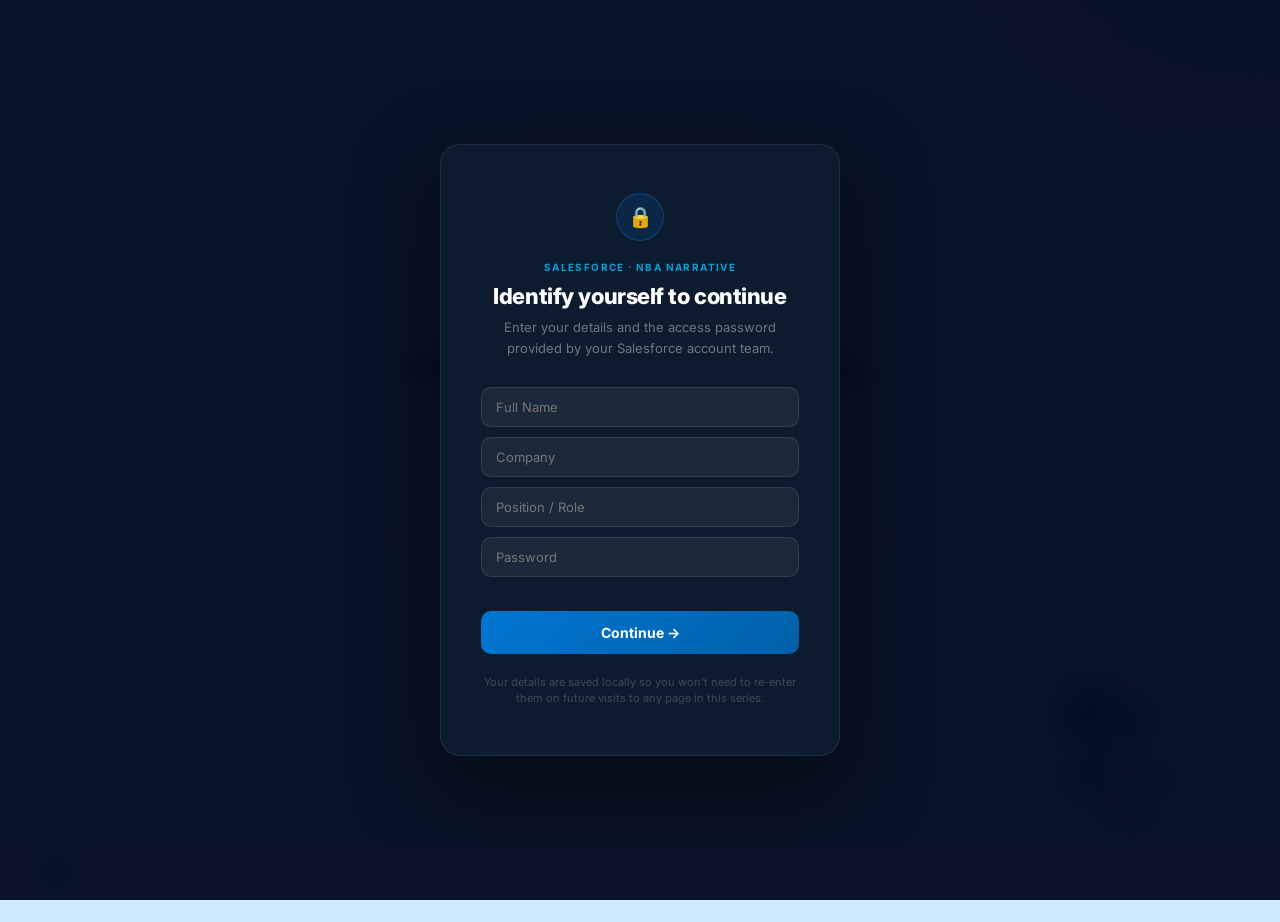
<file: v3-lite.html>
<!DOCTYPE html>
<html lang="en">
<head>
    <meta charset="UTF-8">
    <meta name="viewport" content="width=device-width, initial-scale=1.0">
    <title>Headless Agentic Decisioning &middot; Lite &mdash; Salesforce</title>
    <link rel="preconnect" href="https://fonts.googleapis.com">
    <link rel="preconnect" href="https://fonts.gstatic.com" crossorigin>
    <link href="https://fonts.googleapis.com/css2?family=Inter:wght@400;500;600;700;800;900&display=swap" rel="stylesheet">
    <style>
        *, *::before, *::after {
            box-sizing: border-box;
            margin: 0;
            padding: 0;
        }

        :root {
            --navy:   #CFE9FE;
            --navy2:  #EAF5FE;
            --blue:   #022AC0;
            --blue2:  #022AC0;
            --royal:  #022AC0;
            --teal:   #04E1CB;
            --lblue:  #90D0FE;
            --gold:   #F6BC06;
            --white:  #002775;
            --text:   #002775;
            --card:   rgba(0, 39, 117, 0.06);
            --card-h: rgba(0, 39, 117, 0.12);
            --border: rgba(0, 39, 117, 0.14);
            --muted:  rgba(0, 39, 117, 0.6);
            --dim:    rgba(0, 39, 117, 0.72);
            --red:    #C23934;
            --green:  #027A38;
            --amber:  #A05C00;
        }

        html, body {
            width: 100%;
            height: 100%;
            overflow: hidden;
            font-family: 'Inter', 'Segoe UI', Arial, sans-serif;
            background: var(--navy);
            color: var(--text);
            -webkit-font-smoothing: antialiased;
        }

        .bg-base {
            position: fixed;
            inset: 0;
            z-index: 0;
            pointer-events: none;
            background: radial-gradient(ellipse 90% 70% at 100% 0%, rgba(2, 42, 192, 0.07) 0%, transparent 55%),
                        radial-gradient(ellipse 60% 50% at 0% 100%, rgba(4, 225, 203, 0.04) 0%, transparent 50%),
                        linear-gradient(170deg, #CFE9FE 0%, #D8EFFE 60%, #CFE9FE 100%);
        }

        .bg-noise {
            position: fixed;
            inset: 0;
            z-index: 0;
            pointer-events: none;
            opacity: 0.012;
            background-image: url("data:image/svg+xml,%3Csvg viewBox='0 0 256 256' xmlns='http://www.w3.org/2000/svg'%3E%3Cfilter id='n'%3E%3CfeTurbulence type='fractalNoise' baseFrequency='0.9' numOctaves='4' stitchTiles='stitch'/%3E%3C/filter%3E%3Crect width='100%25' height='100%25' filter='url(%23n)'/%3E%3C/svg%3E");
            background-repeat: repeat;
            background-size: 200px 200px;
        }

        .deck {
            width: 100%;
            height: 100vh;
            position: relative;
            z-index: 1;
        }

        .slide {
            position: absolute;
            inset: 0;
            display: flex;
            flex-direction: column;
            align-items: center;
            justify-content: center;
            padding: 64px 108px 88px;
            opacity: 0;
            pointer-events: none;
            transition: opacity 0.45s cubic-bezier(0.4, 0, 0.2, 1), transform 0.45s cubic-bezier(0.4, 0, 0.2, 1);
            transform: translateY(22px);
            text-align: center;
        }

        .slide.active {
            opacity: 1;
            pointer-events: all;
            transform: translateY(0);
        }

        .slide.exit {
            opacity: 0;
            transform: translateY(-18px);
            transition: opacity 0.26s ease, transform 0.26s ease;
        }

        /* ── NAV BAR ── */
        .nav-bar {
            position: fixed;
            bottom: 0;
            left: 0;
            right: 0;
            z-index: 100;
            height: 56px;
            display: flex;
            align-items: center;
            justify-content: space-between;
            padding: 0 40px;
            background: rgba(255, 255, 255, 0.92);
            backdrop-filter: blur(20px);
            border-top: 1px solid rgba(0, 39, 117, 0.1);
        }

        .nav-brand {
            display: flex;
            align-items: center;
            gap: 12px;
        }

        .nav-sf-logo {
            height: 24px;
            width: auto;
        }

        .nav-divider {
            width: 1px;
            height: 18px;
            background: rgba(0, 39, 117, 0.14);
        }

        .nav-title {
            font-size: 11px;
            font-weight: 700;
            letter-spacing: 0.08em;
            text-transform: uppercase;
            color: rgba(0, 39, 117, 0.5);
        }

        .nav-controls {
            display: flex;
            align-items: center;
            gap: 14px;
        }

        .nav-btn {
            width: 30px;
            height: 30px;
            border-radius: 50%;
            border: 1px solid rgba(2, 42, 192, 0.3);
            background: none;
            color: rgba(0, 39, 117, 0.7);
            font-size: 15px;
            cursor: pointer;
            display: flex;
            align-items: center;
            justify-content: center;
            transition: all 0.2s;
            font-family: inherit;
        }

        .nav-btn:hover {
            border-color: var(--blue2);
            color: var(--blue2);
            background: rgba(2, 42, 192, 0.06);
        }

        .nav-btn:focus-visible {
            outline: 2px solid var(--blue2);
            outline-offset: 3px;
        }

        .nav-btn:disabled {
            opacity: 0.28;
            cursor: default;
        }

        .nav-counter {
            font-size: 11px;
            color: var(--muted);
            min-width: 40px;
            text-align: center;
            letter-spacing: 0.04em;
        }

        .nav-dots {
            display: flex;
            align-items: center;
            gap: 5px;
        }

        .dot {
            width: 5px;
            height: 5px;
            border-radius: 50%;
            background: rgba(0, 39, 117, 0.2);
            cursor: pointer;
            transition: all 0.3s;
            border: none;
            padding: 0;
            flex-shrink: 0;
        }

        .dot:focus-visible {
            outline: 2px solid var(--blue2);
            outline-offset: 3px;
            border-radius: 4px;
        }

        .dot.active {
            background: var(--blue2);
            width: 16px;
            border-radius: 3px;
        }

        .key-hint {
            position: fixed;
            bottom: 66px;
            right: 36px;
            font-size: 9px;
            color: rgba(0, 39, 117, 0.22);
            letter-spacing: 0.06em;
            display: flex;
            align-items: center;
            gap: 4px;
        }

        .key {
            padding: 2px 5px;
            border-radius: 3px;
            border: 1px solid rgba(0, 39, 117, 0.14);
            font-size: 8px;
        }

        /* ── TYPOGRAPHY ── */
        .eyebrow {
            font-size: 14px;
            font-weight: 700;
            letter-spacing: 0.18em;
            text-transform: uppercase;
            color: var(--blue2);
            margin-bottom: 16px;
        }

        .big {
            font-size: clamp(40px, 4.5vw, 66px);
            font-weight: 900;
            line-height: 1.05;
            letter-spacing: -0.03em;
            margin-bottom: 24px;
            color: var(--text);
        }

        .sub {
            font-size: clamp(17px, 1.6vw, 21px);
            color: var(--muted);
            line-height: 1.8;
            max-width: 540px;
        }

        .hl       { color: var(--blue2); }
        .hl-teal  { color: var(--teal); }
        .hl-gold  { color: #C89000; }
        .hl-lblue { color: #0057B8; }
        .amber    { color: var(--amber); }

        .accent-line {
            width: 40px;
            height: 3px;
            border-radius: 2px;
            margin-bottom: 20px;
            background: linear-gradient(90deg, var(--blue2), var(--teal));
        }

        .t-hero  { font-size: clamp(38px, 4.8vw, 68px); font-weight: 900; letter-spacing: -0.04em; line-height: 1.0; color: var(--text); }
        .t-h1    { font-size: clamp(30px, 3.8vw, 52px); font-weight: 800; letter-spacing: -0.03em; line-height: 1.08; color: var(--text); }
        .t-sub   { font-size: clamp(16px, 1.5vw, 21px); font-weight: 400; line-height: 1.55; color: var(--dim); }
        .t-label { font-size: 12px; font-weight: 700; letter-spacing: 0.14em; text-transform: uppercase; color: var(--muted); }
        .accent  { color: var(--blue); }

        .rule { width: 48px; height: 4px; border-radius: 2px; margin: 24px auto; }
        .r-blue  { background: var(--blue); }
        .r-amber { background: var(--amber); }

        /* ── OUTCOME GRID ── */
        .outcome-grid {
            display: grid;
            grid-template-columns: 1fr 1fr;
            gap: 13px;
            width: 100%;
            max-width: 860px;
        }

        .outcome-card {
            background: var(--card);
            border: 1px solid var(--border);
            border-radius: 14px;
            padding: 22px;
            display: flex;
            gap: 14px;
            align-items: flex-start;
            transition: background 0.2s;
        }

        .outcome-card:hover { background: var(--card-h); }

        .outcome-bullet { width: 9px; height: 9px; border-radius: 50%; flex-shrink: 0; margin-top: 7px; }
        .outcome-title  { font-size: 17px; font-weight: 700; margin-bottom: 6px; color: var(--text); }
        .outcome-desc   { font-size: 15px; color: var(--muted); line-height: 1.65; }

        /* ── DECORATIONS ── */
        .star-deco {
            position: absolute;
            pointer-events: none;
            user-select: none;
            z-index: 2;
        }

        .star-deco img {
            display: block;
            width: 28px;
            height: 28px;
            opacity: 0.3;
        }

        .char {
            position: absolute;
            pointer-events: none;
            user-select: none;
            z-index: 2;
        }

        .char img {
            display: block;
            height: 180px;
            width: auto;
        }

        /* ── ERAS TIMELINE ── */
        .eras-row {
            display: grid; grid-template-columns: repeat(4, 1fr); gap: 0;
            width: 100%; max-width: 960px; position: relative;
            border: 1px solid var(--border); border-radius: 16px; overflow: hidden;
            background: #fff; box-shadow: 0 1px 3px rgba(0,39,117,0.07), 0 4px 18px rgba(0,39,117,0.07);
        }
        .era-col {
            padding: 24px 20px; text-align: left; position: relative;
        }
        .era-col + .era-col { border-left: 1px solid var(--border); }
        .era-col.current { background: rgba(2,42,192,0.04); }
        .era-col.current::before {
            content: ''; position: absolute; top: 0; left: 0; right: 0; height: 3px;
            background: linear-gradient(90deg, var(--blue2), var(--teal));
        }
        .era-label { font-size: 10px; font-weight: 700; letter-spacing: 0.12em; text-transform: uppercase; color: var(--muted); margin-bottom: 8px; }
        .era-name { font-size: 16px; font-weight: 800; color: var(--text); margin-bottom: 4px; }
        .era-years { font-size: 12px; color: var(--muted); margin-bottom: 10px; }
        .era-tech { font-size: 12px; color: var(--dim); margin-bottom: 10px; line-height: 1.5; }
        .era-constraint { font-size: 11px; color: var(--amber); font-weight: 600; font-style: italic; }

        /* ── MOMENTS THAT MATTER SLIDE ── */
        .mtm-row {
            display: flex;
            align-items: center;
            gap: 56px;
            max-width: 1060px;
            width: 100%;
        }

        .mtm-text {
            flex: 0 0 340px;
            display: flex;
            flex-direction: column;
        }

        .mtm-text .big {
            font-size: clamp(26px, 2.6vw, 38px);
        }

        .mtm-diagram {
            flex: 1;
            display: flex;
            align-items: center;
            justify-content: center;
            min-width: 0;
        }

        .mtm-diagram img {
            width: 100%;
            max-height: calc(100vh - 140px);
            object-fit: contain;
        }

        /* ── COMPETITOR TABLE ── */
        .comp-slide {
            width: 100%;
            max-width: 960px;
        }

        .comp-table {
            width: 100%;
            border-collapse: separate;
            border-spacing: 0;
        }

        .comp-table th {
            padding: 10px 14px;
            font-size: 13px;
            font-weight: 700;
            letter-spacing: 0.1em;
            text-transform: uppercase;
            color: rgba(0, 39, 117, 0.4);
            text-align: left;
            border-bottom: 1px solid rgba(0, 39, 117, 0.1);
        }

        .comp-table th.sf-col {
            color: var(--blue2);
        }

        .comp-table td {
            padding: 12px 14px;
            font-size: 15px;
            color: rgba(0, 39, 117, 0.78);
            border-bottom: 1px solid rgba(0, 39, 117, 0.06);
            vertical-align: top;
            line-height: 1.5;
        }

        .comp-table tr:last-child td { border-bottom: none; }

        .comp-table td:first-child {
            font-size: 14px;
            font-weight: 700;
            color: rgba(0, 39, 117, 0.55);
            letter-spacing: 0.02em;
            width: 160px;
        }

        .comp-table td.sf-cell {
            color: var(--text);
            font-weight: 600;
            background: rgba(2, 42, 192, 0.05);
        }

        .comp-table td.sf-cell .tick { color: #007A72; margin-right: 5px; }
        .comp-table td.comp-cell .tick  { color: rgba(0, 122, 114, 0.55); margin-right: 5px; }
        .comp-table td.comp-cell .cross { color: rgba(200, 0, 0, 0.5);  margin-right: 5px; }
        .comp-table td.comp-cell .part  { color: rgba(180, 120, 0, 0.7);  margin-right: 5px; }

        /* ── COMPETITIVE SLIDE: centred, scrolls only if it doesn't fit ── */
        .slide.comp {
            justify-content: safe center;
            padding-top: 48px;
            padding-bottom: 80px;
            overflow-y: auto;
            -webkit-overflow-scrolling: touch;
        }

        @media (max-height: 820px) {
            .slide.comp { padding-top: 36px; padding-bottom: 72px; }
            .slide.comp .big { margin-bottom: 18px; font-size: clamp(24px, 2.6vw, 34px); }
            .slide.comp .eyebrow { margin-bottom: 6px; font-size: 12px; }
            .slide.comp .accent-line { margin-bottom: 10px; }
            .comp-table th { padding: 8px 12px; font-size: 12px; }
            .comp-table td { padding: 9px 12px; font-size: 14px; line-height: 1.45; }
            .comp-table td:first-child { font-size: 13px; }
        }

        @media (max-height: 720px) {
            .slide.comp { padding-top: 28px; padding-bottom: 68px; }
            .comp-table td { padding: 7px 11px; font-size: 13px; line-height: 1.4; }
            .comp-table td:first-child { font-size: 12px; width: 140px; }
            .comp-table th { padding: 7px 11px; font-size: 11px; }
        }

        /* ── TOOL GRID (slide 10) ── */
        .tool-grid {
            display: grid;
            grid-template-columns: repeat(3, 1fr);
            gap: 7px;
            width: 100%;
            max-width: 960px;
            margin-top: 10px;
        }

        .tool-card {
            background: var(--card);
            border: 1px solid var(--border);
            border-radius: 8px;
            padding: 10px 12px;
            text-align: left;
            display: flex;
            align-items: flex-start;
            gap: 8px;
            transition: background 0.2s;
        }

        .tool-card:hover {
            background: var(--card-h);
        }

        .tool-num {
            font-size: 10px;
            font-weight: 800;
            color: var(--blue2);
            background: rgba(2, 42, 192, 0.08);
            border-radius: 4px;
            padding: 2px 6px;
            flex-shrink: 0;
            margin-top: 1px;
        }

        .tool-name {
            font-size: 13px;
            font-weight: 700;
            color: var(--text);
            font-family: 'SF Mono', 'Fira Code', monospace;
            margin-bottom: 3px;
        }

        .tool-desc {
            font-size: 12px;
            color: var(--muted);
            line-height: 1.45;
        }

        .tool-cats {
            display: flex;
            gap: 6px;
            justify-content: center;
            flex-wrap: wrap;
            margin-top: 4px;
            margin-bottom: 6px;
        }

        .tool-cat {
            font-size: 11px;
            font-weight: 700;
            letter-spacing: 0.06em;
            padding: 5px 14px;
            border-radius: 20px;
        }

        .tool-cat.actions { background: rgba(2,42,192,0.08); border: 1px solid rgba(2,42,192,0.22); color: var(--blue2); }
        .tool-cat.decisions { background: rgba(0,122,114,0.08); border: 1px solid rgba(0,122,114,0.22); color: #007A72; }
        .tool-cat.health { background: rgba(0,87,184,0.08); border: 1px solid rgba(0,87,184,0.22); color: #0057B8; }
        .tool-cat.compositions { background: rgba(200,144,0,0.08); border: 1px solid rgba(200,144,0,0.22); color: #C89000; }
        .tool-cat.config { background: rgba(96,57,160,0.08); border: 1px solid rgba(96,57,160,0.22); color: #6039A0; }

        /* ── MOBILE ── */
        @media (max-width: 900px) {
            .slide { padding: 48px 64px 80px; }
        }

        @media (max-width: 768px) {
            html, body { overflow-y: auto; height: auto; }
            .deck { height: auto; }

            .slide {
                position: relative;
                opacity: 1 !important;
                transform: none !important;
                pointer-events: all;
                display: none;
                flex-direction: column;
                align-items: center;
                justify-content: flex-start;
                padding: 32px 20px 88px;
                gap: 20px;
                min-height: 100svh;
            }
            .slide.active { display: flex; }

            .eyebrow { font-size: 11px; letter-spacing: 0.14em; margin-bottom: 10px; }
            .big { font-size: clamp(26px, 7vw, 38px); }
            .sub { font-size: 15px; line-height: 1.75; }
            .t-hero { font-size: clamp(26px, 7vw, 38px); }
            .t-h1 { font-size: clamp(22px, 6vw, 30px); }

            .mtm-row { flex-direction: column; gap: 16px; }
            .mtm-text { flex: none; width: 100%; }
            .mtm-diagram img { max-height: 50svh; }
            .outcome-grid { grid-template-columns: 1fr; gap: 10px; max-width: 100%; }
            .comp-slide { overflow-x: auto; -webkit-overflow-scrolling: touch; max-width: 100%; }
            .comp-table { min-width: 560px; }
            .tool-grid { grid-template-columns: 1fr; gap: 8px; }

            .nav-bar { padding: 0 16px; }
            .nav-title { display: none; }
            .nav-divider { display: none; }
            .nav-dots { display: none; }
            .key-hint, .star-deco, .char { display: none; }
        }

        @media (max-width: 480px) {
            .slide { padding: 24px 16px 84px; }
            .big { font-size: 26px; }
        }
    </style>
</head>
<body>
    <div class="bg-base"></div>
    <div class="bg-noise"></div>

    <div id="deck" class="deck">

        <!-- ═══════════ SLIDE 1: Title ═══════════ -->
        <section class="slide">
            <div style="text-align: center; max-width: 820px;">
                <div class="accent-line" style="margin: 0 auto 20px;"></div>
                <div class="eyebrow">Salesforce</div>
                <h1 class="big">Headless Agentic<br><span class="hl">Decisioning.</span></h1>
                <p class="sub" style="margin: 0 auto;">Decisions that compound. Every outcome writes to memory. Every memory makes the next decision better. At scale.</p>
            </div>
            <div class="star-deco" style="top: 100px; right: 120px;"><img src="sf-star-gold.png" alt=""></div>
            <div class="star-deco" style="top: 140px; right: 80px; opacity: 0.2;"><img src="sf-star-gold.png" style="width:16px;height:16px;opacity:1;"></div>
            <div class="char" style="bottom: 56px; right: 80px;"><img src="char-agent-astro-2.png" alt=""></div>
        </section>

        <!-- ═══════════ SLIDE 2: Four Eras ═══════════ -->
        <section class="slide">
            <div style="max-width: 960px; width: 100%;">
                <div class="accent-line" style="margin: 0 auto 16px;"></div>
                <div class="eyebrow">Four Eras of Customer Engagement</div>
                <h2 class="big" style="font-size: clamp(26px, 3vw, 42px); margin-bottom: 28px;">Each era solved the constraint<br>of the one before.</h2>

                <div class="eras-row">
                    <div class="era-col">
                        <div class="era-label">Era 1</div>
                        <div class="era-name">Batch &amp; Blast</div>
                        <div class="era-years">1990s &ndash; 2000s</div>
                        <div class="era-tech">Email lists, direct mail</div>
                        <div class="era-constraint">Couldn&rsquo;t personalise</div>
                    </div>
                    <div class="era-col">
                        <div class="era-label">Era 2</div>
                        <div class="era-name">Journey-Driven</div>
                        <div class="era-years">2010s</div>
                        <div class="era-tech">MCE, AMPscript, SQL</div>
                        <div class="era-constraint">Couldn&rsquo;t arbitrate across state</div>
                    </div>
                    <div class="era-col">
                        <div class="era-label">Era 3</div>
                        <div class="era-name">Decisioned</div>
                        <div class="era-years">mid-2010s &ndash; 2020s</div>
                        <div class="era-tech">Rules engines, propensity models</div>
                        <div class="era-constraint">Scores within its training &mdash; can&rsquo;t compose or explain</div>
                    </div>
                    <div class="era-col current">
                        <div class="era-label">Era 4</div>
                        <div class="era-name">Memory-First</div>
                        <div class="era-years">2026 &rarr;</div>
                        <div class="era-tech">Reasoning agents, compounding state</div>
                        <div class="era-constraint" style="color: var(--green); font-style: normal;">&mdash;</div>
                    </div>
                </div>
            </div>
        </section>

        <!-- ═══════════ SLIDE 3: Moments That Matter ═══════════ -->
        <section class="slide mtm-slide">
            <div class="mtm-row">
                <div class="mtm-text" style="text-align: left;">
                    <div class="accent-line" style="margin-bottom: 16px;"></div>
                    <div class="eyebrow">The Moments That Matter</div>
                    <h2 class="big" style="margin-bottom: 16px;">Every touchpoint fires a signal.<br><span class="hl">Most go unanswered.</span></h2>
                    <p class="sub">The diagram shows where NBA sits across Sales, Service and Marketing &mdash; and why the decisioning layer has to sit at the centre of all three.</p>
                </div>
                <div class="mtm-diagram">
                    <img src="moments-light.svg" alt="Moments That Matter &mdash; signals across Sales, Service and Marketing">
                </div>
            </div>
        </section>

        <!-- ═══════════ SLIDE 3: The Platform — Five Layers ═══════════ -->
        <section class="slide">
            <div style="max-width: 980px; width: 100%; text-align: left;">
                <div class="accent-line" style="margin-bottom: 12px;"></div>
                <div class="eyebrow" style="margin-bottom: 8px;">The Platform</div>
                <h2 class="big" style="font-size: clamp(26px, 3vw, 42px); margin-bottom: 22px;">Five layers. One connected system.</h2>

                <div style="display: grid; grid-template-columns: repeat(5, 1fr); gap: 10px; margin-bottom: 16px;">

                    <div style="background: var(--card); border: 1px solid var(--border); border-radius: 14px; padding: 18px 16px; display: flex; flex-direction: column; gap: 12px; position: relative; overflow: hidden;">
                        <div style="position: absolute; top: 10px; right: 14px; font-size: 36px; font-weight: 900; color: rgba(0,39,117,0.06); line-height: 1; letter-spacing: -0.03em; pointer-events: none;">01</div>
                        <div style="width: 36px; height: 36px; border-radius: 10px; background: rgba(2,42,192,0.08); border: 1px solid rgba(2,42,192,0.14); display: flex; align-items: center; justify-content: center; flex-shrink: 0;">
                            <img src="icon-salesrevenue.png" style="width: 20px; height: 20px; object-fit: contain;">
                        </div>
                        <div>
                            <div style="font-size: 14px; font-weight: 700; color: var(--text); line-height: 1.3; margin-bottom: 5px;">Action Catalogue</div>
                            <div style="font-size: 13px; color: var(--muted); line-height: 1.55;">The catalogue &mdash; every possible action available to the engine</div>
                        </div>
                    </div>

                    <div style="background: var(--card); border: 1px solid var(--border); border-radius: 14px; padding: 18px 16px; display: flex; flex-direction: column; gap: 12px; position: relative; overflow: hidden;">
                        <div style="position: absolute; top: 10px; right: 14px; font-size: 36px; font-weight: 900; color: rgba(0,39,117,0.06); line-height: 1; letter-spacing: -0.03em; pointer-events: none;">02</div>
                        <div style="width: 36px; height: 36px; border-radius: 10px; background: rgba(2,42,192,0.08); border: 1px solid rgba(2,42,192,0.14); display: flex; align-items: center; justify-content: center; flex-shrink: 0;">
                            <img src="icon-data360.png" style="width: 20px; height: 20px; object-fit: contain;">
                        </div>
                        <div>
                            <div style="font-size: 14px; font-weight: 700; color: var(--text); line-height: 1.3; margin-bottom: 5px;">Data 360</div>
                            <div style="font-size: 13px; color: var(--muted); line-height: 1.55;">The signal &mdash; unified customer profile, real time</div>
                        </div>
                    </div>

                    <div style="background: rgba(2,42,192,0.05); border: 1px solid rgba(2,42,192,0.2); border-radius: 14px; padding: 18px 16px; display: flex; flex-direction: column; gap: 12px; position: relative; overflow: hidden;">
                        <div style="position: absolute; top: 10px; right: 14px; font-size: 36px; font-weight: 900; color: rgba(2,42,192,0.08); line-height: 1; letter-spacing: -0.03em; pointer-events: none;">03</div>
                        <div style="display: flex; gap: 6px; align-items: center; flex-shrink: 0;">
                            <div style="width: 36px; height: 36px; border-radius: 10px; background: rgba(2,42,192,0.12); border: 1px solid rgba(2,42,192,0.2); display: flex; align-items: center; justify-content: center;">
                                <img src="icon-platform.png" style="width: 20px; height: 20px; object-fit: contain;">
                            </div>
                            <div style="width: 36px; height: 36px; border-radius: 10px; background: rgba(2,42,192,0.12); border: 1px solid rgba(2,42,192,0.2); display: flex; align-items: center; justify-content: center;">
                                <img src="icon-agentforce.png" style="width: 20px; height: 20px; object-fit: contain;">
                            </div>
                        </div>
                        <div>
                            <div style="font-size: 14px; font-weight: 700; color: var(--text); line-height: 1.3; margin-bottom: 5px;">Einstein Studio + Apex <span style="font-weight: 500; color: var(--muted);">+</span> Agentforce</div>
                            <div style="font-size: 13px; color: var(--muted); line-height: 1.55;">The brain &mdash; ML scoring + deterministic arbitration, with agentic reasoning for edge cases</div>
                        </div>
                        <div style="display: flex; gap: 4px; flex-wrap: wrap; margin-top: -4px;">
                            <span style="font-size: 10px; font-weight: 700; letter-spacing: 0.08em; padding: 3px 7px; border-radius: 4px; background: rgba(2,42,192,0.1); color: var(--blue2);">ML &middot; SCALE</span>
                            <span style="font-size: 10px; font-weight: 700; letter-spacing: 0.08em; padding: 3px 7px; border-radius: 4px; background: rgba(0,122,114,0.1); color: #007A72;">AGENTIC &middot; REASONING</span>
                        </div>
                    </div>

                    <div style="background: var(--card); border: 1px solid var(--border); border-radius: 14px; padding: 18px 16px; display: flex; flex-direction: column; gap: 12px; position: relative; overflow: hidden;">
                        <div style="position: absolute; top: 10px; right: 14px; font-size: 36px; font-weight: 900; color: rgba(0,39,117,0.06); line-height: 1; letter-spacing: -0.03em; pointer-events: none;">04</div>
                        <div style="width: 36px; height: 36px; border-radius: 10px; background: rgba(2,42,192,0.08); border: 1px solid rgba(2,42,192,0.14); display: flex; align-items: center; justify-content: center; flex-shrink: 0;">
                            <img src="icon-marketing.png" style="width: 20px; height: 20px; object-fit: contain;">
                        </div>
                        <div>
                            <div style="font-size: 14px; font-weight: 700; color: var(--text); line-height: 1.3; margin-bottom: 5px;">Agentforce Marketing &amp; Personalization</div>
                            <div style="font-size: 13px; color: var(--muted); line-height: 1.55;">The execution &mdash; agentic two-way communication and real-time in-channel personalisation, at scale</div>
                        </div>
                    </div>

                    <div style="background: var(--card); border: 1px solid var(--border); border-radius: 14px; padding: 18px 16px; display: flex; flex-direction: column; gap: 12px; position: relative; overflow: hidden;">
                        <div style="position: absolute; top: 10px; right: 14px; font-size: 36px; font-weight: 900; color: rgba(0,39,117,0.06); line-height: 1; letter-spacing: -0.03em; pointer-events: none;">05</div>
                        <div style="width: 36px; height: 36px; border-radius: 10px; background: rgba(2,42,192,0.08); border: 1px solid rgba(2,42,192,0.14); display: flex; align-items: center; justify-content: center; flex-shrink: 0;">
                            <img src="icon-data360.png" style="width: 20px; height: 20px; object-fit: contain;">
                        </div>
                        <div>
                            <div style="font-size: 14px; font-weight: 700; color: var(--text); line-height: 1.3; margin-bottom: 5px;">Institutional Memory</div>
                            <div style="font-size: 13px; color: var(--muted); line-height: 1.55;">The decision journal &mdash; every outcome compounds into relationship intelligence</div>
                        </div>
                    </div>

                </div>

                <div style="display: flex; border: 1px solid var(--border); border-radius: 12px; overflow: hidden; margin-bottom: 14px; background: rgba(255,255,255,0.5);">
                    <div style="flex: 1; padding: 14px 18px; border-right: 1px solid var(--border);">
                        <div style="display: flex; align-items: center; gap: 8px; margin-bottom: 4px;">
                            <div style="width: 8px; height: 8px; border-radius: 50%; background: var(--blue2); flex-shrink: 0;"></div>
                            <div style="font-size: 12px; font-weight: 800; letter-spacing: 0.13em; text-transform: uppercase; color: var(--blue2);">ML at Scale</div>
                        </div>
                        <div style="font-size: 14px; color: var(--muted); line-height: 1.55; padding-left: 16px;">Einstein Studio + Apex &mdash; ML model scores propensity, composable value function arbitrates the winner. Fast, deterministic, auditable across millions of customers.</div>
                    </div>
                    <div style="flex: 1; padding: 14px 18px; border-right: 1px solid var(--border);">
                        <div style="display: flex; align-items: center; gap: 8px; margin-bottom: 4px;">
                            <div style="width: 8px; height: 8px; border-radius: 50%; background: #007A72; flex-shrink: 0;"></div>
                            <div style="font-size: 12px; font-weight: 800; letter-spacing: 0.13em; text-transform: uppercase; color: #007A72;">Agentic Reasoning</div>
                        </div>
                        <div style="font-size: 14px; color: var(--muted); line-height: 1.55; padding-left: 16px;">Agentforce &mdash; an AI agent evaluates using live context and reasoning. For edge cases and nuance that rules can&rsquo;t resolve.</div>
                    </div>
                    <div style="flex: 1; padding: 14px 18px;">
                        <div style="display: flex; align-items: center; gap: 8px; margin-bottom: 4px;">
                            <div style="width: 8px; height: 8px; border-radius: 50%; background: #C89000; flex-shrink: 0;"></div>
                            <div style="font-size: 12px; font-weight: 800; letter-spacing: 0.13em; text-transform: uppercase; color: #C89000;">Headless</div>
                        </div>
                        <div style="font-size: 14px; color: var(--muted); line-height: 1.55; padding-left: 16px;">GenAI Functions + MCP &mdash; 30 tools expose the full engine to any AI agent. Query, create, simulate, approve &mdash; conversationally.</div>
                    </div>
                </div>

                <p style="text-align: center; font-size: clamp(15px, 1.5vw, 19px); font-weight: 700; color: var(--text); margin: 14px 0; letter-spacing: -0.01em;">Deterministic when it can be. Reasoning when it should be. Creative when it has to be.</p>

                <div style="display: flex; align-items: center; gap: 8px;">
                    <img src="icon-slack.png" alt="Slack" style="width:14px;height:14px;object-fit:contain;opacity:0.4;">
                    <img src="icon-agentforce.png" alt="Agentforce" style="width:14px;height:14px;object-fit:contain;opacity:0.4;">
                    <div style="font-size: 11px; color: rgba(0,39,117,0.38); line-height: 1.4;"><strong style="color: rgba(0,39,117,0.45); font-weight: 600;">Slack &amp; Agentforce in the flow of work</strong> &mdash; bringing decisioning to where teams operate, optimising outcomes without switching context.</div>
                </div>

            </div>
        </section>

        <!-- ═══════════ SLIDE 4: The Engine — Read Reason Act Learn ═══════════ -->
        <section class="slide">
            <div style="max-width: 900px; width: 100%; text-align: center;">
                <div class="accent-line" style="margin: 0 auto 12px;"></div>
                <div class="eyebrow" style="margin-bottom: 8px;">The Engine</div>
                <h2 class="big" style="font-size: clamp(26px, 3vw, 42px); margin-bottom: 24px;">Read. Reason. Act. Learn.</h2>

                <div style="display: flex; align-items: center; justify-content: center; gap: 0; max-width: 780px; width: 100%; margin: 0 auto 24px;">
                    <div style="flex: 1; text-align: center; padding: 14px 8px;">
                        <div style="width: 48px; height: 48px; border-radius: 14px; margin: 0 auto 8px; display: flex; align-items: center; justify-content: center; font-size: 20px; border: 1px solid rgba(0,122,114,0.2); background: rgba(0,122,114,0.1); color: #007A72;">&#x1f4d6;</div>
                        <div style="font-size: 11px; font-weight: 700; letter-spacing: 0.08em; text-transform: uppercase; color: #007A72;">Memory</div>
                        <div style="font-size: 10px; color: var(--muted); margin-top: 3px;">Read relationship state</div>
                    </div>
                    <div style="flex-shrink: 0; font-size: 16px; color: rgba(2,42,192,0.25); padding: 0 2px; margin-bottom: 24px;">&rsaquo;</div>
                    <div style="flex: 1; text-align: center; padding: 14px 8px;">
                        <div style="width: 48px; height: 48px; border-radius: 14px; margin: 0 auto 8px; display: flex; align-items: center; justify-content: center; font-size: 20px; border: 1px solid rgba(2,42,192,0.18); background: rgba(2,42,192,0.08); color: var(--blue2);">&#x1f9e0;</div>
                        <div style="font-size: 11px; font-weight: 700; letter-spacing: 0.08em; text-transform: uppercase; color: var(--blue2);">Reasoning</div>
                        <div style="font-size: 10px; color: var(--muted); margin-top: 3px;">Within your constraints</div>
                    </div>
                    <div style="flex-shrink: 0; font-size: 16px; color: rgba(2,42,192,0.25); padding: 0 2px; margin-bottom: 24px;">&rsaquo;</div>
                    <div style="flex: 1; text-align: center; padding: 14px 8px;">
                        <div style="width: 48px; height: 48px; border-radius: 14px; margin: 0 auto 8px; display: flex; align-items: center; justify-content: center; font-size: 20px; border: 1px solid rgba(252,192,3,0.25); background: rgba(252,192,3,0.12); color: #A87700;">&#x26a1;</div>
                        <div style="font-size: 11px; font-weight: 700; letter-spacing: 0.08em; text-transform: uppercase; color: #A87700;">Action</div>
                        <div style="font-size: 10px; color: var(--muted); margin-top: 3px;">Right channel, right moment</div>
                    </div>
                    <div style="flex-shrink: 0; font-size: 16px; color: rgba(2,42,192,0.25); padding: 0 2px; margin-bottom: 24px;">&rsaquo;</div>
                    <div style="flex: 1; text-align: center; padding: 14px 8px;">
                        <div style="width: 48px; height: 48px; border-radius: 14px; margin: 0 auto 8px; display: flex; align-items: center; justify-content: center; font-size: 20px; border: 1px solid rgba(122,61,214,0.18); background: rgba(122,61,214,0.08); color: #5521A8;">&#x1f504;</div>
                        <div style="font-size: 11px; font-weight: 700; letter-spacing: 0.08em; text-transform: uppercase; color: #5521A8;">Outcome</div>
                        <div style="font-size: 10px; color: var(--muted); margin-top: 3px;">Memory updated</div>
                    </div>
                    <div style="flex-shrink: 0; font-size: 16px; color: rgba(122,61,214,0.25); padding: 0 2px; margin-bottom: 24px;">&#x21ba;</div>
                </div>

                <div style="background: rgba(255,255,255,0.5); border: 1px solid var(--border); border-radius: 14px; padding: 22px 26px; max-width: 700px; margin: 0 auto;">
                    <div style="font-size: 10px; font-weight: 700; letter-spacing: 0.12em; text-transform: uppercase; color: var(--muted); margin-bottom: 10px;">Value Scoring Formula</div>
                    <div style="font-family: 'JetBrains Mono', monospace; font-size: clamp(11px, 1.1vw, 14px); font-weight: 500; color: var(--text); padding: 12px 16px; background: rgba(2,42,192,0.03); border: 1px solid rgba(2,42,192,0.1); border-radius: 10px; margin-bottom: 12px; text-align: center; line-height: 1.8; overflow-x: auto; white-space: nowrap;">
                        <span style="color: #007A72;">weighted</span> = <span style="color: var(--blue2);">propensity</span> &times; <span style="color: #A87700;">value</span> &times; <span style="color: #007A72;">pCLV</span> &times; <span style="color: #C23934;">priority</span> &times; <span style="color: #5521A8;">adaptive</span>
                    </div>
                    <div style="display: grid; grid-template-columns: repeat(3, 1fr); gap: 6px 14px; font-size: 11px; color: var(--muted); line-height: 1.4;">
                        <div style="display: flex; align-items: center; gap: 6px;"><span style="width:6px;height:6px;border-radius:50%;background:var(--blue2);flex-shrink:0;"></span><strong style="color:var(--text);">Propensity</strong> &mdash; ML prediction</div>
                        <div style="display: flex; align-items: center; gap: 6px;"><span style="width:6px;height:6px;border-radius:50%;background:#A87700;flex-shrink:0;"></span><strong style="color:var(--text);">Value</strong> &mdash; business upside</div>
                        <div style="display: flex; align-items: center; gap: 6px;"><span style="width:6px;height:6px;border-radius:50%;background:#007A72;flex-shrink:0;"></span><strong style="color:var(--text);">pCLV</strong> &mdash; customer worth</div>
                        <div style="display: flex; align-items: center; gap: 6px;"><span style="width:6px;height:6px;border-radius:50%;background:#C23934;flex-shrink:0;"></span><strong style="color:var(--text);">Priority</strong> &mdash; business urgency</div>
                        <div style="display: flex; align-items: center; gap: 6px;"><span style="width:6px;height:6px;border-radius:50%;background:#5521A8;flex-shrink:0;"></span><strong style="color:var(--text);">Adaptive</strong> &mdash; learning loop</div>
                        <div style="display: flex; align-items: center; gap: 6px;"><span style="width:6px;height:6px;border-radius:50%;background:#007A72;flex-shrink:0;"></span><strong style="color:var(--text);">Weighted</strong> &mdash; the decision</div>
                    </div>
                </div>

                <p style="text-align: center; font-size: clamp(14px, 1.4vw, 17px); font-weight: 700; color: var(--text); margin: 18px 0 0; letter-spacing: -0.01em;">The formula is the same across industries. The weights define the strategy.</p>
            </div>
        </section>

        <!-- ═══════════ SLIDE 5: The Architectural Inversion ═══════════ -->
        <section class="slide">
            <div style="max-width: 980px; width: 100%; text-align: left;">
                <div class="accent-line" style="margin-bottom: 12px;"></div>
                <div class="eyebrow" style="margin-bottom: 8px;">The Inversion</div>
                <h2 class="big" style="font-size: clamp(26px, 3vw, 42px); margin-bottom: 22px;">Everyone builds a smarter brain.<br>We build a <span class="hl">better memory.</span></h2>

                <div style="display: grid; grid-template-columns: 1fr 40px 1fr; gap: 0; width: 100%; max-width: 900px; margin: 0 auto;">

                    <!-- Traditional -->
                    <div style="background: var(--card); border: 1px solid var(--border); border-radius: 14px; padding: 24px; display: flex; flex-direction: column; gap: 10px;">
                        <div style="font-size: 10px; font-weight: 700; letter-spacing: 0.12em; text-transform: uppercase; color: var(--muted); margin-bottom: 8px; display: flex; align-items: center; gap: 8px;">
                            <span style="width: 7px; height: 7px; border-radius: 50%; background: var(--muted); display: inline-block;"></span>
                            Traditional &mdash; brain at the center
                        </div>
                        <div style="display: flex; align-items: center; gap: 10px; padding: 10px 14px; border-radius: 10px; background: rgba(0,39,117,0.03); font-size: 13px; font-weight: 600; color: var(--muted);">
                            <span style="font-size: 16px;">&#x1f4ca;</span> Data assembled at decision time
                        </div>
                        <div style="text-align: center; color: rgba(0,39,117,0.2); font-size: 12px;">&darr;</div>
                        <div style="display: flex; align-items: center; gap: 10px; padding: 10px 14px; border-radius: 10px; background: rgba(0,39,117,0.03); font-size: 13px; font-weight: 600; color: var(--muted);">
                            <span style="font-size: 16px;">&#x1f9e0;</span> Scoring engine (the center of gravity)
                        </div>
                        <div style="text-align: center; color: rgba(0,39,117,0.2); font-size: 12px;">&darr;</div>
                        <div style="display: flex; align-items: center; gap: 10px; padding: 10px 14px; border-radius: 10px; background: rgba(0,39,117,0.03); font-size: 13px; font-weight: 600; color: var(--muted);">
                            <span style="font-size: 16px;">&#x1f6e1;&#xfe0f;</span> Policy filters applied post-scoring
                        </div>
                        <div style="text-align: center; color: rgba(0,39,117,0.2); font-size: 12px;">&darr;</div>
                        <div style="display: flex; align-items: center; gap: 10px; padding: 10px 14px; border-radius: 10px; background: rgba(0,39,117,0.03); font-size: 13px; font-weight: 600; color: var(--muted);">
                            <span style="font-size: 16px;">&#x1f4dd;</span> Decision logged (reporting afterthought)
                        </div>
                    </div>

                    <!-- VS -->
                    <div style="display: flex; align-items: center; justify-content: center; font-size: 13px; font-weight: 800; color: var(--muted);">vs</div>

                    <!-- Memory-first -->
                    <div style="background: var(--card); border: 1px solid rgba(2,42,192,0.2); border-radius: 14px; padding: 24px; display: flex; flex-direction: column; gap: 10px;">
                        <div style="font-size: 10px; font-weight: 700; letter-spacing: 0.12em; text-transform: uppercase; color: var(--blue2); margin-bottom: 8px; display: flex; align-items: center; gap: 8px;">
                            <span style="width: 7px; height: 7px; border-radius: 50%; background: var(--blue2); display: inline-block;"></span>
                            Memory-first &mdash; state at the center
                        </div>
                        <div style="display: flex; align-items: center; gap: 10px; padding: 10px 14px; border-radius: 10px; background: rgba(0,122,114,0.06); font-size: 13px; font-weight: 600; color: #007A72;">
                            <span style="font-size: 16px;">&#x1f91d;</span> Relationship state (always current)
                        </div>
                        <div style="text-align: center; color: rgba(0,39,117,0.2); font-size: 12px;">&darr;</div>
                        <div style="display: flex; align-items: center; gap: 10px; padding: 10px 14px; border-radius: 10px; background: rgba(196,28,0,0.04); font-size: 13px; font-weight: 600; color: #C41C00;">
                            <span style="font-size: 16px;">&#x1f6e1;&#xfe0f;</span> Action space pre-constrained by policy
                        </div>
                        <div style="text-align: center; color: rgba(0,39,117,0.2); font-size: 12px;">&darr;</div>
                        <div style="display: flex; align-items: center; gap: 10px; padding: 10px 14px; border-radius: 10px; background: rgba(252,192,3,0.06); font-size: 13px; font-weight: 600; color: #A87700;">
                            <span style="font-size: 16px;">&#x2696;&#xfe0f;</span> Value function defines the objective
                        </div>
                        <div style="text-align: center; color: rgba(0,39,117,0.2); font-size: 12px;">&darr;</div>
                        <div style="display: flex; align-items: center; gap: 10px; padding: 10px 14px; border-radius: 10px; background: rgba(2,42,192,0.04); font-size: 13px; font-weight: 600; color: var(--blue2);">
                            <span style="font-size: 16px;">&#x1f9e0;</span> Reasoning engine (pluggable, swappable)
                        </div>
                        <div style="text-align: center; color: rgba(0,39,117,0.2); font-size: 12px;">&darr;</div>
                        <div style="display: flex; align-items: center; gap: 10px; padding: 10px 14px; border-radius: 10px; background: rgba(122,61,214,0.05); font-size: 13px; font-weight: 600; color: #5521A8;">
                            <span style="font-size: 16px;">&#x1f504;</span> Learning loop (the compounding asset)
                        </div>
                    </div>

                </div>

                <p style="text-align: center; font-size: clamp(14px, 1.4vw, 17px); font-weight: 700; color: var(--text); margin: 20px 0 0; letter-spacing: -0.01em;">The brain is pluggable. The institutional learning is the foundation.</p>
            </div>
        </section>

        <!-- ═══════════ SLIDE 5: The Compounding Effect ═══════════ -->
        <section class="slide">
            <div style="max-width: 900px; width: 100%; text-align: left;">
                <div class="accent-line" style="margin-bottom: 12px;"></div>
                <div class="eyebrow" style="margin-bottom: 8px;">Why Now</div>
                <h2 class="big" style="font-size: clamp(26px, 3vw, 42px); margin-bottom: 28px;">Every month you wait is a month of <span class="hl">learning you don&rsquo;t get back.</span></h2>

                <div style="display: grid; grid-template-columns: repeat(4, 1fr); gap: 12px;">

                    <div style="background: var(--card); border: 1px solid var(--border); border-radius: 14px; padding: 20px 18px; display: flex; flex-direction: column; gap: 10px; position: relative; overflow: hidden;">
                        <div style="position: absolute; top: 10px; right: 14px; font-size: 30px; font-weight: 900; color: rgba(0,39,117,0.05); line-height: 1; pointer-events: none;">D1</div>
                        <div style="font-size: 13px; font-weight: 800; color: var(--blue2); letter-spacing: 0.06em; text-transform: uppercase;">Day 1</div>
                        <div style="font-size: 13px; color: var(--muted); line-height: 1.55;">Scores from historical CRM data. A good starting point. An LLM alone can do roughly this well with the right prompt.</div>
                    </div>

                    <div style="background: var(--card); border: 1px solid var(--border); border-radius: 14px; padding: 20px 18px; display: flex; flex-direction: column; gap: 10px; position: relative; overflow: hidden;">
                        <div style="position: absolute; top: 10px; right: 14px; font-size: 30px; font-weight: 900; color: rgba(0,39,117,0.05); line-height: 1; pointer-events: none;">M1</div>
                        <div style="font-size: 13px; font-weight: 800; color: var(--blue2); letter-spacing: 0.06em; text-transform: uppercase;">Month 1</div>
                        <div style="font-size: 13px; color: var(--muted); line-height: 1.55;">10,000 observed outcomes. Adaptive weights shifted. The engine knows which actions work for which segments &mdash; from its own decisions.</div>
                    </div>

                    <div style="background: var(--card); border: 1px solid var(--border); border-radius: 14px; padding: 20px 18px; display: flex; flex-direction: column; gap: 10px; position: relative; overflow: hidden;">
                        <div style="position: absolute; top: 10px; right: 14px; font-size: 30px; font-weight: 900; color: rgba(0,39,117,0.05); line-height: 1; pointer-events: none;">M6</div>
                        <div style="font-size: 13px; font-weight: 800; color: var(--blue2); letter-spacing: 0.06em; text-transform: uppercase;">Month 6</div>
                        <div style="font-size: 13px; color: var(--muted); line-height: 1.55;">Decision journal contains sequence patterns. Value function calibrated to attribution. The system knows which action <em>sequences</em> compound value. <strong>No stateless agent can match this.</strong></div>
                    </div>

                    <div style="background: rgba(2,42,192,0.04); border: 1px solid rgba(2,42,192,0.18); border-radius: 14px; padding: 20px 18px; display: flex; flex-direction: column; gap: 10px; position: relative; overflow: hidden;">
                        <div style="position: absolute; top: 10px; right: 14px; font-size: 30px; font-weight: 900; color: rgba(2,42,192,0.06); line-height: 1; pointer-events: none;">Y1</div>
                        <div style="font-size: 13px; font-weight: 800; color: var(--blue2); letter-spacing: 0.06em; text-transform: uppercase;">Year 1</div>
                        <div style="font-size: 13px; color: var(--text); line-height: 1.55;"><strong>The memory is the foundation.</strong> A competitor can replicate the reasoning engine in a weekend. They cannot replicate 12 months of compounding institutional learning.</div>
                    </div>

                </div>

                <div style="margin-top: 20px; display: flex; border: 1px solid var(--border); border-radius: 12px; overflow: hidden; background: rgba(255,255,255,0.5);">
                    <div style="flex: 1; padding: 14px 18px;">
                        <div style="font-size: 14px; color: var(--text); line-height: 1.55;"><strong>The switching cost isn&rsquo;t the software</strong> &mdash; it&rsquo;s the loss of everything the system has learned. Stop the loop for 3&ndash;6 months while you re-platform, and your decisions degrade to static rules. That&rsquo;s the real cost of waiting.</div>
                    </div>
                </div>
            </div>
        </section>

        <!-- ═══════════ SLIDE 6: 30 Headless Decisioning Actions ═══════════ -->
        <section class="slide" style="padding-top: 28px; padding-bottom: 64px;">
            <div style="max-width: 1060px; width: 100%; margin: 0 auto; text-align: center;">
                <div class="accent-line" style="margin: 0 auto 6px;"></div>
                <div class="eyebrow" style="text-align: center; margin: 0 auto 4px; font-size: 11px;">Headless Decisioning</div>
                <h2 class="big" style="text-align: center; font-size: clamp(20px, 2.2vw, 28px); margin: 0 auto 4px;">30 tools. <span class="hl">Fully headless.</span></h2>
                <p class="sub" style="text-align: center; margin: 0 auto 8px; max-width: 680px; font-size: clamp(12px, 1.1vw, 14px);">Every capability exposed as an MCP tool. Any AI agent can query, decide, learn, and act &mdash; conversationally.</p>

                <div style="display: grid; grid-template-columns: repeat(3, 1fr); gap: 8px; text-align: left;">

                    <!-- DECIDE -->
                    <div style="background: var(--card); border: 1px solid var(--border); border-radius: 10px; padding: 12px 14px;">
                        <div style="font-size: 10px; font-weight: 800; letter-spacing: 0.1em; text-transform: uppercase; color: var(--blue2); margin-bottom: 8px; display: flex; align-items: center; gap: 6px;">
                            <span style="width: 6px; height: 6px; border-radius: 50%; background: var(--blue2);"></span>
                            Decide &amp; Execute
                        </div>
                        <div style="display: flex; flex-direction: column; gap: 4px;">
                            <div style="font-size: 12px; font-family: 'SF Mono','Fira Code',monospace; padding: 4px 8px; border-radius: 5px; background: rgba(2,42,192,0.06); border: 1px solid rgba(2,42,192,0.14); font-weight: 600; color: var(--text);">run_simulation</div>
                            <div style="font-size: 12px; font-family: 'SF Mono','Fira Code',monospace; padding: 4px 8px; border-radius: 5px; background: rgba(2,42,192,0.06); border: 1px solid rgba(2,42,192,0.14); font-weight: 600; color: var(--text);">execute_decision</div>
                            <div style="font-size: 12px; font-family: 'SF Mono','Fira Code',monospace; padding: 4px 8px; border-radius: 5px; background: rgba(2,42,192,0.06); border: 1px solid rgba(2,42,192,0.14); font-weight: 600; color: var(--text);">dispatch_segment</div>
                            <div style="font-size: 12px; font-family: 'SF Mono','Fira Code',monospace; padding: 4px 8px; border-radius: 5px; color: var(--muted);">get_execution_status</div>
                            <div style="font-size: 12px; font-family: 'SF Mono','Fira Code',monospace; padding: 4px 8px; border-radius: 5px; color: var(--muted);">retry_execution</div>
                        </div>
                    </div>

                    <!-- LEARN -->
                    <div style="background: var(--card); border: 1px solid var(--border); border-radius: 10px; padding: 12px 14px;">
                        <div style="font-size: 10px; font-weight: 800; letter-spacing: 0.1em; text-transform: uppercase; color: #5521A8; margin-bottom: 8px; display: flex; align-items: center; gap: 6px;">
                            <span style="width: 6px; height: 6px; border-radius: 50%; background: #5521A8;"></span>
                            Learn &amp; Attribute
                        </div>
                        <div style="display: flex; flex-direction: column; gap: 4px;">
                            <div style="font-size: 12px; font-family: 'SF Mono','Fira Code',monospace; padding: 4px 8px; border-radius: 5px; background: rgba(122,61,214,0.06); border: 1px solid rgba(122,61,214,0.14); font-weight: 600; color: var(--text);">query_decisions</div>
                            <div style="font-size: 12px; font-family: 'SF Mono','Fira Code',monospace; padding: 4px 8px; border-radius: 5px; background: rgba(122,61,214,0.06); border: 1px solid rgba(122,61,214,0.14); font-weight: 600; color: var(--text);">explain_decision</div>
                            <div style="font-size: 12px; font-family: 'SF Mono','Fira Code',monospace; padding: 4px 8px; border-radius: 5px; background: rgba(122,61,214,0.06); border: 1px solid rgba(122,61,214,0.14); font-weight: 600; color: var(--text);">get_attribution</div>
                            <div style="font-size: 12px; font-family: 'SF Mono','Fira Code',monospace; padding: 4px 8px; border-radius: 5px; color: var(--muted);">get_attribution_trend</div>
                            <div style="font-size: 12px; font-family: 'SF Mono','Fira Code',monospace; padding: 4px 8px; border-radius: 5px; color: var(--muted);">get_clv_attribution</div>
                        </div>
                    </div>

                    <!-- MONITOR -->
                    <div style="background: var(--card); border: 1px solid var(--border); border-radius: 10px; padding: 12px 14px;">
                        <div style="font-size: 10px; font-weight: 800; letter-spacing: 0.1em; text-transform: uppercase; color: #0057B8; margin-bottom: 8px; display: flex; align-items: center; gap: 6px;">
                            <span style="width: 6px; height: 6px; border-radius: 50%; background: #0057B8;"></span>
                            Monitor &amp; Diagnose
                        </div>
                        <div style="display: flex; flex-direction: column; gap: 4px;">
                            <div style="font-size: 12px; font-family: 'SF Mono','Fira Code',monospace; padding: 4px 8px; border-radius: 5px; background: rgba(0,87,184,0.06); border: 1px solid rgba(0,87,184,0.14); font-weight: 600; color: var(--text);">analyze_health</div>
                            <div style="font-size: 12px; font-family: 'SF Mono','Fira Code',monospace; padding: 4px 8px; border-radius: 5px; background: rgba(0,87,184,0.06); border: 1px solid rgba(0,87,184,0.14); font-weight: 600; color: var(--text);">get_model_health</div>
                            <div style="font-size: 12px; font-family: 'SF Mono','Fira Code',monospace; padding: 4px 8px; border-radius: 5px; color: var(--muted);">get_auc_trend</div>
                            <div style="font-size: 12px; font-family: 'SF Mono','Fira Code',monospace; padding: 4px 8px; border-radius: 5px; color: var(--muted);">get_fatigue_scores</div>
                            <div style="font-size: 12px; font-family: 'SF Mono','Fira Code',monospace; padding: 4px 8px; border-radius: 5px; color: var(--muted);">get_timing_data</div>
                        </div>
                    </div>

                    <!-- CATALOGUE -->
                    <div style="background: var(--card); border: 1px solid var(--border); border-radius: 10px; padding: 12px 14px;">
                        <div style="font-size: 10px; font-weight: 800; letter-spacing: 0.1em; text-transform: uppercase; color: #C41C00; margin-bottom: 8px; display: flex; align-items: center; gap: 6px;">
                            <span style="width: 6px; height: 6px; border-radius: 50%; background: #C41C00;"></span>
                            Action Catalogue
                        </div>
                        <div style="display: flex; flex-direction: column; gap: 4px;">
                            <div style="font-size: 12px; font-family: 'SF Mono','Fira Code',monospace; padding: 4px 8px; border-radius: 5px; background: rgba(196,28,0,0.05); border: 1px solid rgba(196,28,0,0.14); font-weight: 600; color: var(--text);">list_actions</div>
                            <div style="font-size: 12px; font-family: 'SF Mono','Fira Code',monospace; padding: 4px 8px; border-radius: 5px; color: var(--muted);">create_action</div>
                            <div style="font-size: 12px; font-family: 'SF Mono','Fira Code',monospace; padding: 4px 8px; border-radius: 5px; color: var(--muted);">update_action</div>
                            <div style="font-size: 12px; font-family: 'SF Mono','Fira Code',monospace; padding: 4px 8px; border-radius: 5px; color: var(--muted);">delete_action</div>
                            <div style="font-size: 12px; font-family: 'SF Mono','Fira Code',monospace; padding: 4px 8px; border-radius: 5px; color: var(--muted);">toggle_action</div>
                        </div>
                    </div>

                    <!-- COMPOSITIONS -->
                    <div style="background: var(--card); border: 1px solid var(--border); border-radius: 10px; padding: 12px 14px;">
                        <div style="font-size: 10px; font-weight: 800; letter-spacing: 0.1em; text-transform: uppercase; color: #C89000; margin-bottom: 8px; display: flex; align-items: center; gap: 6px;">
                            <span style="width: 6px; height: 6px; border-radius: 50%; background: #C89000;"></span>
                            Compositions
                        </div>
                        <div style="display: flex; flex-direction: column; gap: 4px;">
                            <div style="font-size: 12px; font-family: 'SF Mono','Fira Code',monospace; padding: 4px 8px; border-radius: 5px; background: rgba(200,144,0,0.06); border: 1px solid rgba(200,144,0,0.14); font-weight: 600; color: var(--text);">get_composition_queue</div>
                            <div style="font-size: 12px; font-family: 'SF Mono','Fira Code',monospace; padding: 4px 8px; border-radius: 5px; color: var(--muted);">approve_composition</div>
                            <div style="font-size: 12px; font-family: 'SF Mono','Fira Code',monospace; padding: 4px 8px; border-radius: 5px; color: var(--muted);">dismiss_composition</div>
                            <div style="font-size: 12px; font-family: 'SF Mono','Fira Code',monospace; padding: 4px 8px; border-radius: 5px; color: var(--muted);">promote_composition</div>
                        </div>
                    </div>

                    <!-- GOALS & CONFIG -->
                    <div style="background: var(--card); border: 1px solid var(--border); border-radius: 10px; padding: 12px 14px;">
                        <div style="font-size: 10px; font-weight: 800; letter-spacing: 0.1em; text-transform: uppercase; color: #007A72; margin-bottom: 8px; display: flex; align-items: center; gap: 6px;">
                            <span style="width: 6px; height: 6px; border-radius: 50%; background: #007A72;"></span>
                            Goals &amp; Config
                        </div>
                        <div style="display: flex; flex-direction: column; gap: 4px;">
                            <div style="font-size: 12px; font-family: 'SF Mono','Fira Code',monospace; padding: 4px 8px; border-radius: 5px; background: rgba(0,122,114,0.06); border: 1px solid rgba(0,122,114,0.14); font-weight: 600; color: var(--text);">configure_policy</div>
                            <div style="font-size: 12px; font-family: 'SF Mono','Fira Code',monospace; padding: 4px 8px; border-radius: 5px; background: rgba(0,122,114,0.06); border: 1px solid rgba(0,122,114,0.14); font-weight: 600; color: var(--text);">get_settings</div>
                            <div style="font-size: 12px; font-family: 'SF Mono','Fira Code',monospace; padding: 4px 8px; border-radius: 5px; color: var(--muted);">create_goal</div>
                            <div style="font-size: 12px; font-family: 'SF Mono','Fira Code',monospace; padding: 4px 8px; border-radius: 5px; color: var(--muted);">list_goals</div>
                            <div style="font-size: 12px; font-family: 'SF Mono','Fira Code',monospace; padding: 4px 8px; border-radius: 5px; color: var(--muted);">update_goal &middot; delete_goal</div>
                        </div>
                    </div>

                </div>

                <p class="sub" style="text-align: center; max-width: 740px; margin: 8px auto 0; font-size: clamp(11px, 1vw, 13px); color: var(--muted);">
                    <strong style="color: var(--text);">Highlighted = most used.</strong> The UI is for humans. These tools are for agents. Any AI system that speaks MCP can operate this engine.
                </p>
            </div>
        </section>

        <!-- ═══════════ SLIDE 7: Close ═══════════ -->
        <section class="slide">
            <div style="text-align: center; max-width: 720px;">
                <div class="accent-line" style="margin: 0 auto 24px;"></div>
                <h2 class="big" style="font-size: clamp(32px, 4vw, 54px); margin-bottom: 20px;">Reasoning is pluggable.<br><span class="hl">The institutional learning<br>is the foundation.</span></h2>
                <p class="sub" style="margin: 0 auto 32px; font-size: 17px;">Every month the loop runs, the decisions get better. Every month without it is a month of learning you don&rsquo;t get back.</p>
                <div style="display: inline-flex; align-items: center; gap: 10px; padding: 10px 22px; border-radius: 10px; background: rgba(2,42,192,0.06); border: 1px solid rgba(2,42,192,0.18);">
                    <span style="font-size: 13px; font-weight: 700; color: var(--blue2);">Headless Agentic Decisioning</span>
                    <span style="font-size: 13px; color: var(--muted);">&middot;</span>
                    <span style="font-size: 13px; color: var(--muted);">Salesforce</span>
                </div>
            </div>
            <div class="star-deco" style="top: 100px; right: 120px;"><img src="sf-star-gold.png" alt=""></div>
            <div class="star-deco" style="top: 140px; right: 80px; opacity: 0.2;"><img src="sf-star-gold.png" style="width:16px;height:16px;opacity:1;"></div>
            <div class="char" style="bottom: 56px; right: 80px;"><img src="char-agent-einstein-1.png" alt=""></div>
        </section>

    </div>

    <!-- Navigation -->
    <nav class="nav-bar" role="navigation" aria-label="Slide navigation">
        <div class="nav-brand">
            <img class="nav-sf-logo" src="sf-logo-cloud.png" alt="Salesforce">
            <div class="nav-divider"></div>
            <span class="nav-title">Headless Agentic Decisioning &middot; Lite</span>
        </div>
        <div class="nav-dots" role="tablist" id="progress"></div>
        <div class="nav-controls">
            <button class="nav-btn" id="btn-prev" aria-label="Previous slide">&#8249;</button>
            <span class="nav-counter" id="counter">1 / 7</span>
            <button class="nav-btn" id="btn-next" aria-label="Next slide">&#8250;</button>
        </div>
    </nav>

    <div class="key-hint">
        <span class="key">&larr;&rarr;</span> navigate <span class="key">Space</span> advance
    </div>

    <script>
        var slides  = document.querySelectorAll('#deck > .slide, #deck > section.slide');
        var total   = slides.length;
        var current = 0;
        var busy    = false;
        var prog    = document.getElementById('progress');

        for (var i = 0; i < total; i++) {
            var dot = document.createElement('button');
            dot.className = 'dot' + (i === 0 ? ' active' : '');
            dot.setAttribute('role', 'tab');
            dot.setAttribute('aria-label', 'Slide ' + (i + 1));
            dot.setAttribute('aria-selected', i === 0 ? 'true' : 'false');
            dot.addEventListener('click', (function(idx) {
                return function() { goTo(idx); };
            })(i));
            prog.appendChild(dot);
        }

        function goTo(idx) {
            if (busy || idx === current || idx < 0 || idx >= total) return;
            busy = true;
            slides[current].classList.add('exit');
            var prev = current;
            current = idx;
            setTimeout(function() {
                slides[prev].classList.remove('active', 'exit');
                slides[current].classList.add('active');
                updateUI();
                setTimeout(function() { busy = false; }, 450);
            }, 260);
        }

        function navigate(dir) { goTo(current + dir); }

        function updateUI() {
            document.getElementById('counter').textContent = (current + 1) + ' / ' + total;
            document.getElementById('btn-prev').disabled = current === 0;
            document.getElementById('btn-next').disabled = current === total - 1;
            document.querySelectorAll('.dot').forEach(function(d, i) {
                d.classList.toggle('active', i === current);
                d.setAttribute('aria-selected', i === current ? 'true' : 'false');
            });
        }

        document.getElementById('btn-prev').addEventListener('click', function() { navigate(-1); });
        document.getElementById('btn-next').addEventListener('click', function() { navigate(1); });

        document.addEventListener('keydown', function(e) {
            if (e.key === 'ArrowRight' || e.key === 'ArrowDown' || e.key === ' ') { e.preventDefault(); navigate(1); }
            if (e.key === 'ArrowLeft'  || e.key === 'ArrowUp')                    { e.preventDefault(); navigate(-1); }
        });

        var tx = null;
        document.addEventListener('touchstart', function(e) { tx = e.touches[0].clientX; });
        document.addEventListener('touchend',   function(e) {
            if (tx === null) return;
            if (Math.abs(e.changedTouches[0].clientX - tx) > 50) navigate(e.changedTouches[0].clientX - tx < 0 ? 1 : -1);
            tx = null;
        });

        slides[0].classList.add('active');
        updateUI();
    </script>
    <script src="gate.js" data-page="Decisioning Hub Framing v3 Lite"></script>
</body>
</html>
</file>
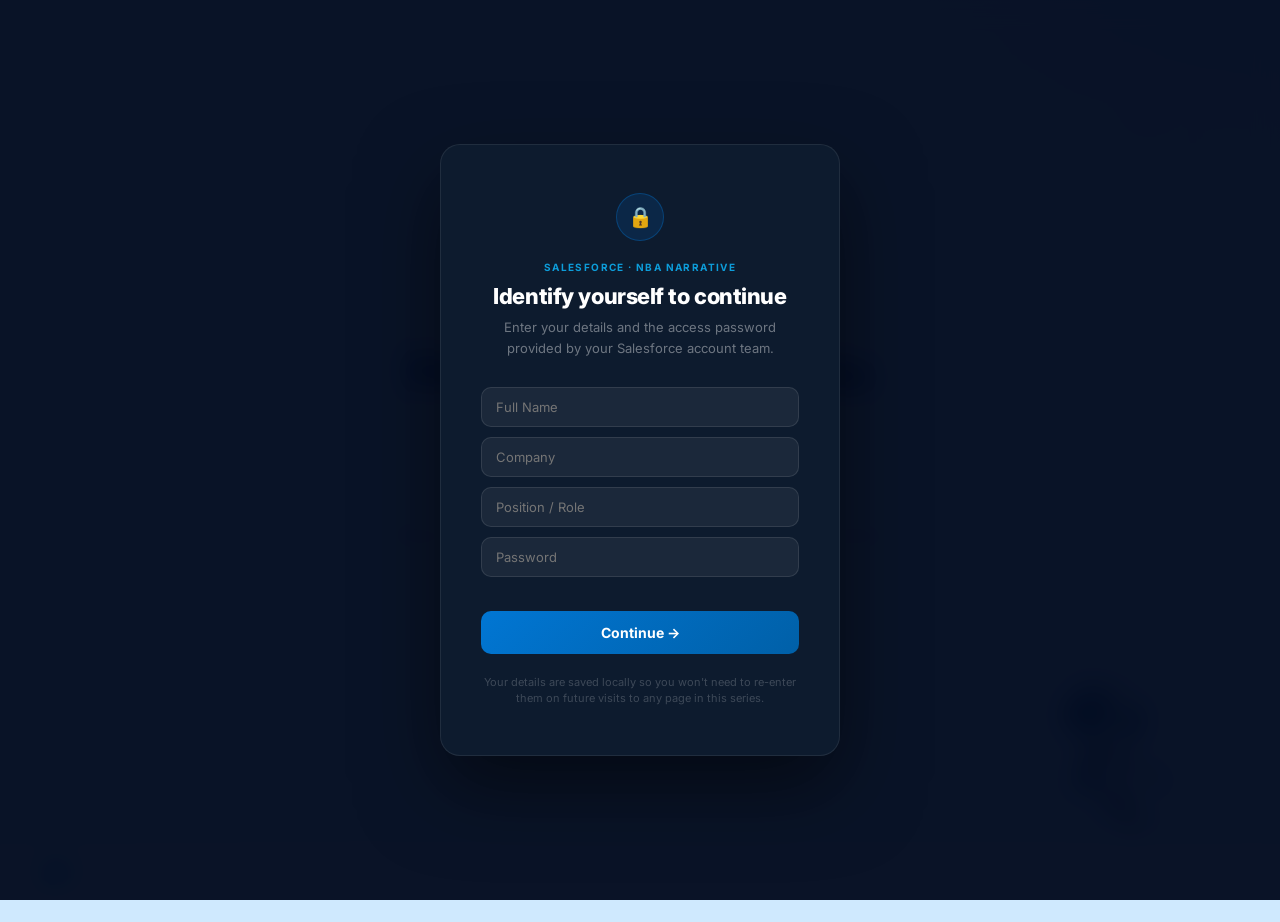
<file: v4-lite.html>
<!DOCTYPE html>
<html lang="en">
<head>
    <meta charset="UTF-8">
    <meta name="viewport" content="width=device-width, initial-scale=1.0">
    <title>Memory-First Marketing &middot; Headless Agentic Decisioning &mdash; Salesforce</title>
    <link rel="preconnect" href="https://fonts.googleapis.com">
    <link rel="preconnect" href="https://fonts.gstatic.com" crossorigin>
    <link href="https://fonts.googleapis.com/css2?family=Inter:wght@400;500;600;700;800;900&display=swap" rel="stylesheet">
    <style>
        *, *::before, *::after {
            box-sizing: border-box;
            margin: 0;
            padding: 0;
        }

        :root {
            --navy:   #CFE9FE;
            --navy2:  #EAF5FE;
            --blue:   #022AC0;
            --blue2:  #022AC0;
            --royal:  #022AC0;
            --teal:   #04E1CB;
            --lblue:  #90D0FE;
            --gold:   #F6BC06;
            --white:  #002775;
            --text:   #002775;
            --card:   rgba(0, 39, 117, 0.06);
            --card-h: rgba(0, 39, 117, 0.12);
            --border: rgba(0, 39, 117, 0.14);
            --muted:  rgba(0, 39, 117, 0.6);
            --dim:    rgba(0, 39, 117, 0.72);
            --red:    #C23934;
            --green:  #027A38;
            --amber:  #A05C00;
        }

        html, body {
            width: 100%;
            height: 100%;
            overflow: hidden;
            font-family: 'Inter', 'Segoe UI', Arial, sans-serif;
            background: var(--navy);
            color: var(--text);
            -webkit-font-smoothing: antialiased;
        }

        .bg-base {
            position: fixed;
            inset: 0;
            z-index: 0;
            pointer-events: none;
            background: radial-gradient(ellipse 90% 70% at 100% 0%, rgba(2, 42, 192, 0.07) 0%, transparent 55%),
                        radial-gradient(ellipse 60% 50% at 0% 100%, rgba(4, 225, 203, 0.04) 0%, transparent 50%),
                        linear-gradient(170deg, #CFE9FE 0%, #D8EFFE 60%, #CFE9FE 100%);
        }

        .bg-noise {
            position: fixed;
            inset: 0;
            z-index: 0;
            pointer-events: none;
            opacity: 0.012;
            background-image: url("data:image/svg+xml,%3Csvg viewBox='0 0 256 256' xmlns='http://www.w3.org/2000/svg'%3E%3Cfilter id='n'%3E%3CfeTurbulence type='fractalNoise' baseFrequency='0.9' numOctaves='4' stitchTiles='stitch'/%3E%3C/filter%3E%3Crect width='100%25' height='100%25' filter='url(%23n)'/%3E%3C/svg%3E");
            background-repeat: repeat;
            background-size: 200px 200px;
        }

        .deck {
            width: 100%;
            height: 100vh;
            position: relative;
            z-index: 1;
        }

        .slide {
            position: absolute;
            inset: 0;
            display: flex;
            flex-direction: column;
            align-items: center;
            justify-content: center;
            padding: 64px 108px 88px;
            opacity: 0;
            pointer-events: none;
            transition: opacity 0.45s cubic-bezier(0.4, 0, 0.2, 1), transform 0.45s cubic-bezier(0.4, 0, 0.2, 1);
            transform: translateY(22px);
            text-align: center;
        }

        .slide.active {
            opacity: 1;
            pointer-events: all;
            transform: translateY(0);
        }

        .slide.exit {
            opacity: 0;
            transform: translateY(-18px);
            transition: opacity 0.26s ease, transform 0.26s ease;
        }

        /* -- NAV BAR -- */
        .nav-bar {
            position: fixed;
            bottom: 0;
            left: 0;
            right: 0;
            z-index: 100;
            height: 56px;
            display: flex;
            align-items: center;
            justify-content: space-between;
            padding: 0 40px;
            background: rgba(255, 255, 255, 0.92);
            backdrop-filter: blur(20px);
            border-top: 1px solid rgba(0, 39, 117, 0.1);
        }

        .nav-brand {
            display: flex;
            align-items: center;
            gap: 12px;
        }

        .nav-sf-logo {
            height: 24px;
            width: auto;
        }

        .nav-divider {
            width: 1px;
            height: 18px;
            background: rgba(0, 39, 117, 0.14);
        }

        .nav-title {
            font-size: 11px;
            font-weight: 700;
            letter-spacing: 0.08em;
            text-transform: uppercase;
            color: rgba(0, 39, 117, 0.5);
        }

        .nav-controls {
            display: flex;
            align-items: center;
            gap: 14px;
        }

        .nav-btn {
            width: 30px;
            height: 30px;
            border-radius: 50%;
            border: 1px solid rgba(2, 42, 192, 0.3);
            background: none;
            color: rgba(0, 39, 117, 0.7);
            font-size: 15px;
            cursor: pointer;
            display: flex;
            align-items: center;
            justify-content: center;
            transition: all 0.2s;
            font-family: inherit;
        }

        .nav-btn:hover {
            border-color: var(--blue2);
            color: var(--blue2);
            background: rgba(2, 42, 192, 0.06);
        }

        .nav-btn:focus-visible {
            outline: 2px solid var(--blue2);
            outline-offset: 3px;
        }

        .nav-btn:disabled {
            opacity: 0.28;
            cursor: default;
        }

        .nav-counter {
            font-size: 11px;
            color: var(--muted);
            min-width: 40px;
            text-align: center;
            letter-spacing: 0.04em;
        }

        .nav-dots {
            position: absolute;
            left: 50%;
            transform: translateX(-50%);
            display: flex;
            align-items: center;
            gap: 5px;
        }

        .dot {
            width: 5px;
            height: 5px;
            border-radius: 50%;
            background: rgba(0, 39, 117, 0.2);
            cursor: pointer;
            transition: all 0.3s;
            border: none;
            padding: 0;
            flex-shrink: 0;
        }

        .dot:focus-visible {
            outline: 2px solid var(--blue2);
            outline-offset: 3px;
            border-radius: 4px;
        }

        .dot.active {
            background: var(--blue2);
            width: 16px;
            border-radius: 3px;
        }

        .key-hint {
            position: fixed;
            bottom: 66px;
            right: 36px;
            font-size: 9px;
            color: rgba(0, 39, 117, 0.22);
            letter-spacing: 0.06em;
            display: flex;
            align-items: center;
            gap: 4px;
        }

        .key {
            padding: 2px 5px;
            border-radius: 3px;
            border: 1px solid rgba(0, 39, 117, 0.14);
            font-size: 8px;
        }

        /* -- TYPOGRAPHY -- */
        .eyebrow {
            font-size: 14px;
            font-weight: 700;
            letter-spacing: 0.18em;
            text-transform: uppercase;
            color: var(--blue2);
            margin-bottom: 16px;
        }

        .big {
            font-size: clamp(40px, 4.5vw, 66px);
            font-weight: 900;
            line-height: 1.05;
            letter-spacing: -0.03em;
            margin-bottom: 24px;
            color: var(--text);
        }

        .sub {
            font-size: clamp(17px, 1.6vw, 21px);
            color: var(--muted);
            line-height: 1.8;
            max-width: 540px;
        }

        .hl       { color: var(--blue2); }
        .hl-teal  { color: var(--teal); }
        .hl-gold  { color: #C89000; }
        .hl-lblue { color: #0057B8; }
        .amber    { color: var(--amber); }

        .accent-line {
            width: 40px;
            height: 3px;
            border-radius: 2px;
            margin-bottom: 20px;
            background: linear-gradient(90deg, var(--blue2), var(--teal));
        }

        .t-hero  { font-size: clamp(38px, 4.8vw, 68px); font-weight: 900; letter-spacing: -0.04em; line-height: 1.0; color: var(--text); }
        .t-h1    { font-size: clamp(30px, 3.8vw, 52px); font-weight: 800; letter-spacing: -0.03em; line-height: 1.08; color: var(--text); }
        .t-sub   { font-size: clamp(16px, 1.5vw, 21px); font-weight: 400; line-height: 1.55; color: var(--dim); }
        .t-label { font-size: 12px; font-weight: 700; letter-spacing: 0.14em; text-transform: uppercase; color: var(--muted); }
        .accent  { color: var(--blue); }

        .rule { width: 48px; height: 4px; border-radius: 2px; margin: 24px auto; }
        .r-blue  { background: var(--blue); }
        .r-amber { background: var(--amber); }

        /* -- OUTCOME GRID -- */
        .outcome-grid {
            display: grid;
            grid-template-columns: 1fr 1fr;
            gap: 13px;
            width: 100%;
            max-width: 860px;
        }

        .outcome-card {
            background: var(--card);
            border: 1px solid var(--border);
            border-radius: 14px;
            padding: 22px;
            display: flex;
            gap: 14px;
            align-items: flex-start;
            transition: background 0.2s;
        }

        .outcome-card:hover { background: var(--card-h); }

        .outcome-bullet { width: 9px; height: 9px; border-radius: 50%; flex-shrink: 0; margin-top: 7px; }
        .outcome-title  { font-size: 17px; font-weight: 700; margin-bottom: 6px; color: var(--text); }
        .outcome-desc   { font-size: 15px; color: var(--muted); line-height: 1.65; }

        /* -- DECORATIONS -- */
        .star-deco {
            position: absolute;
            pointer-events: none;
            user-select: none;
            z-index: 2;
        }

        .star-deco img {
            display: block;
            width: 28px;
            height: 28px;
            opacity: 0.3;
        }

        .char {
            position: absolute;
            pointer-events: none;
            user-select: none;
            z-index: 2;
        }

        .char img {
            display: block;
            height: 180px;
            width: auto;
        }

        /* -- ERAS TIMELINE -- */
        .eras-row {
            display: grid; grid-template-columns: repeat(4, 1fr); gap: 0;
            width: 100%; max-width: 960px; position: relative;
            border: 1px solid var(--border); border-radius: 16px; overflow: hidden;
            background: #fff; box-shadow: 0 1px 3px rgba(0,39,117,0.07), 0 4px 18px rgba(0,39,117,0.07);
        }
        .era-col {
            padding: 24px 20px; text-align: left; position: relative;
        }
        .era-col + .era-col { border-left: 1px solid var(--border); }
        .era-col.current { background: rgba(2,42,192,0.04); }
        .era-col.current::before {
            content: ''; position: absolute; top: 0; left: 0; right: 0; height: 3px;
            background: linear-gradient(90deg, var(--blue2), var(--teal));
        }
        .era-label { font-size: 10px; font-weight: 700; letter-spacing: 0.12em; text-transform: uppercase; color: var(--muted); margin-bottom: 8px; }
        .era-name { font-size: 16px; font-weight: 800; color: var(--text); margin-bottom: 4px; }
        .era-years { font-size: 12px; color: var(--muted); margin-bottom: 10px; }
        .era-tech { font-size: 12px; color: var(--dim); margin-bottom: 10px; line-height: 1.5; }
        .era-constraint { font-size: 11px; color: var(--amber); font-weight: 600; font-style: italic; }

        /* -- MOMENTS THAT MATTER SLIDE -- */
        .mtm-row {
            display: flex;
            align-items: center;
            gap: 56px;
            max-width: 1060px;
            width: 100%;
        }

        .mtm-text {
            flex: 0 0 340px;
            display: flex;
            flex-direction: column;
        }

        .mtm-text .big {
            font-size: clamp(26px, 2.6vw, 38px);
        }

        .mtm-diagram {
            flex: 1;
            display: flex;
            align-items: center;
            justify-content: center;
            min-width: 0;
        }

        .mtm-diagram img {
            width: 100%;
            max-height: calc(100vh - 140px);
            object-fit: contain;
        }

        /* -- COMPETITOR TABLE -- */
        .comp-slide {
            width: 100%;
            max-width: 960px;
        }

        .comp-table {
            width: 100%;
            border-collapse: separate;
            border-spacing: 0;
        }

        .comp-table th {
            padding: 10px 14px;
            font-size: 13px;
            font-weight: 700;
            letter-spacing: 0.1em;
            text-transform: uppercase;
            color: rgba(0, 39, 117, 0.4);
            text-align: left;
            border-bottom: 1px solid rgba(0, 39, 117, 0.1);
        }

        .comp-table th.sf-col {
            color: var(--blue2);
        }

        .comp-table td {
            padding: 12px 14px;
            font-size: 15px;
            color: rgba(0, 39, 117, 0.78);
            border-bottom: 1px solid rgba(0, 39, 117, 0.06);
            vertical-align: top;
            line-height: 1.5;
        }

        .comp-table tr:last-child td { border-bottom: none; }

        .comp-table td:first-child {
            font-size: 14px;
            font-weight: 700;
            color: rgba(0, 39, 117, 0.55);
            letter-spacing: 0.02em;
            width: 160px;
        }

        .comp-table td.sf-cell {
            color: var(--text);
            font-weight: 600;
            background: rgba(2, 42, 192, 0.05);
        }

        .comp-table td.sf-cell .tick { color: #007A72; margin-right: 5px; }
        .comp-table td.comp-cell .tick  { color: rgba(0, 122, 114, 0.55); margin-right: 5px; }
        .comp-table td.comp-cell .cross { color: rgba(200, 0, 0, 0.5);  margin-right: 5px; }
        .comp-table td.comp-cell .part  { color: rgba(180, 120, 0, 0.7);  margin-right: 5px; }

        /* -- COMPETITIVE SLIDE: centred, scrolls only if it doesn't fit -- */
        .slide.comp {
            justify-content: safe center;
            padding-top: 48px;
            padding-bottom: 80px;
            overflow-y: auto;
            -webkit-overflow-scrolling: touch;
        }

        @media (max-height: 820px) {
            .slide.comp { padding-top: 36px; padding-bottom: 72px; }
            .slide.comp .big { margin-bottom: 18px; font-size: clamp(24px, 2.6vw, 34px); }
            .slide.comp .eyebrow { margin-bottom: 6px; font-size: 12px; }
            .slide.comp .accent-line { margin-bottom: 10px; }
            .comp-table th { padding: 8px 12px; font-size: 12px; }
            .comp-table td { padding: 9px 12px; font-size: 14px; line-height: 1.45; }
            .comp-table td:first-child { font-size: 13px; }
        }

        @media (max-height: 720px) {
            .slide.comp { padding-top: 28px; padding-bottom: 68px; }
            .comp-table td { padding: 7px 11px; font-size: 13px; line-height: 1.4; }
            .comp-table td:first-child { font-size: 12px; width: 140px; }
            .comp-table th { padding: 7px 11px; font-size: 11px; }
        }

        /* -- TOOL GRID (slide 10) -- */
        .tool-grid {
            display: grid;
            grid-template-columns: repeat(3, 1fr);
            gap: 7px;
            width: 100%;
            max-width: 960px;
            margin-top: 10px;
        }

        .tool-card {
            background: var(--card);
            border: 1px solid var(--border);
            border-radius: 8px;
            padding: 10px 12px;
            text-align: left;
            display: flex;
            align-items: flex-start;
            gap: 8px;
            transition: background 0.2s;
        }

        .tool-card:hover {
            background: var(--card-h);
        }

        .tool-num {
            font-size: 10px;
            font-weight: 800;
            color: var(--blue2);
            background: rgba(2, 42, 192, 0.08);
            border-radius: 4px;
            padding: 2px 6px;
            flex-shrink: 0;
            margin-top: 1px;
        }

        .tool-name {
            font-size: 13px;
            font-weight: 700;
            color: var(--text);
            font-family: 'SF Mono', 'Fira Code', monospace;
            margin-bottom: 3px;
        }

        .tool-desc {
            font-size: 12px;
            color: var(--muted);
            line-height: 1.45;
        }

        .tool-cats {
            display: flex;
            gap: 6px;
            justify-content: center;
            flex-wrap: wrap;
            margin-top: 4px;
            margin-bottom: 6px;
        }

        .tool-cat {
            font-size: 11px;
            font-weight: 700;
            letter-spacing: 0.06em;
            padding: 5px 14px;
            border-radius: 20px;
        }

        .tool-cat.actions { background: rgba(2,42,192,0.08); border: 1px solid rgba(2,42,192,0.22); color: var(--blue2); }
        .tool-cat.decisions { background: rgba(0,122,114,0.08); border: 1px solid rgba(0,122,114,0.22); color: #007A72; }
        .tool-cat.health { background: rgba(0,87,184,0.08); border: 1px solid rgba(0,87,184,0.22); color: #0057B8; }
        .tool-cat.compositions { background: rgba(200,144,0,0.08); border: 1px solid rgba(200,144,0,0.22); color: #C89000; }
        .tool-cat.config { background: rgba(96,57,160,0.08); border: 1px solid rgba(96,57,160,0.22); color: #6039A0; }

        /* -- MOBILE -- */
        @media (max-width: 900px) {
            .slide { padding: 48px 64px 80px; }
        }

        @media (max-width: 768px) {
            html, body { overflow-y: auto; height: auto; }
            .deck { height: auto; }

            .slide {
                position: relative;
                opacity: 1 !important;
                transform: none !important;
                pointer-events: all;
                display: none;
                flex-direction: column;
                align-items: center;
                justify-content: flex-start;
                padding: 32px 20px 88px;
                gap: 20px;
                min-height: 100svh;
            }
            .slide.active { display: flex; }

            .eyebrow { font-size: 11px; letter-spacing: 0.14em; margin-bottom: 10px; }
            .big { font-size: clamp(26px, 7vw, 38px); }
            .sub { font-size: 15px; line-height: 1.75; }
            .t-hero { font-size: clamp(26px, 7vw, 38px); }
            .t-h1 { font-size: clamp(22px, 6vw, 30px); }

            .mtm-row { flex-direction: column; gap: 16px; }
            .mtm-text { flex: none; width: 100%; }
            .mtm-diagram img { max-height: 50svh; }
            .outcome-grid { grid-template-columns: 1fr; gap: 10px; max-width: 100%; }
            .comp-slide { overflow-x: auto; -webkit-overflow-scrolling: touch; max-width: 100%; }
            .comp-table { min-width: 560px; }
            .tool-grid { grid-template-columns: 1fr; gap: 8px; }

            .nav-bar { padding: 0 16px; }
            .nav-title { display: none; }
            .nav-divider { display: none; }
            .nav-dots { display: none; }
            .key-hint, .star-deco, .char { display: none; }
        }

        @media (max-width: 480px) {
            .slide { padding: 24px 16px 84px; }
            .big { font-size: 26px; }
        }
    </style>
</head>
<body>
    <div class="bg-base"></div>
    <div class="bg-noise"></div>

    <div id="deck" class="deck">

        <!-- SLIDE 1: Title -->
        <section class="slide">
            <div style="text-align: center; max-width: 960px;">
                <div class="accent-line" style="margin: 0 auto 20px;"></div>
                <div class="eyebrow">Salesforce</div>
                <h1 class="big">Headless Agentic<br><span class="hl">Decisioning.</span></h1>
                <p style="margin: 12px auto 0; font-size: clamp(14px, 1.6vw, 19px); font-weight: 600; letter-spacing: 0.5px; text-transform: uppercase; color: var(--blue2); opacity: 0.7;">Memory-First Marketing</p>
                <p class="sub" style="margin: 8px auto 0;">Stop building a smarter brain. Start building a better memory.</p>
            </div>
            <div class="star-deco" style="top: 100px; right: 120px;"><img src="sf-star-gold.png" alt=""></div>
            <div class="star-deco" style="top: 140px; right: 80px; opacity: 0.2;"><img src="sf-star-gold.png" style="width:16px;height:16px;opacity:1;"></div>
            <div class="char" style="bottom: 56px; right: 80px;"><img src="char-agent-astro-2.png" alt=""></div>
        </section>

        <!-- SLIDE 2: Demo Video -->
        <section class="slide">
            <div style="text-align: center; max-width: 900px; width: 100%;">
                <div class="accent-line" style="margin: 0 auto 16px;"></div>
                <div class="eyebrow">Decisioning Hub in Action</div>
                <div style="position: relative; padding-bottom: 65.01809408926417%; height: 0; margin-top: 24px; border-radius: 12px; overflow: hidden; box-shadow: 0 2px 16px rgba(0,39,117,0.08);">
                    <iframe src="https://www.loom.com/embed/3fe23df6099c4ba99da029d3d6ede1ce" frameborder="0" webkitallowfullscreen mozallowfullscreen allowfullscreen style="position: absolute; top: 0; left: 0; width: 100%; height: 100%;"></iframe>
                </div>
            </div>
        </section>

        <!-- SLIDE 3: Why Now -->
        <section class="slide" style="padding: 48px 72px 88px;">
            <div style="max-width: 1100px; width: 100%; display: grid; grid-template-columns: 1fr 1fr; gap: 48px; align-items: center;">
                <!-- LEFT: Brinker quote -->
                <div style="text-align: left;">
                    <div class="eyebrow" style="text-align: left; margin-bottom: 12px;">The New Martech Stack for the AI Age</div>
                    <blockquote style="font-size: clamp(15px, 1.8vw, 20px); line-height: 1.6; font-weight: 500; border-left: 3px solid var(--blue); padding-left: 20px; margin: 0 0 16px 0;">
                        &ldquo;Agents are ravenous for context &mdash; relevant data, instructions, and tools for the specific goal they&rsquo;re solving for. They crave data from across the organization.&rdquo;
                    </blockquote>
                    <p style="font-size: 13px; color: var(--muted); margin-bottom: 24px;">&mdash; Scott Brinker, <em>The New Martech &ldquo;Stack&rdquo; for the AI Age</em>, March 2026</p>
                    <div style="background: var(--card); border: 1px solid var(--border); border-radius: 10px; padding: 16px 20px;">
                        <p style="font-size: 14px; font-weight: 600; margin-bottom: 6px;">AI is a commodity. Context is the moat.</p>
                        <p style="font-size: 13px; color: var(--dim); line-height: 1.5;">Every vendor has the same models. The differentiation is who owns the decision memory &mdash; the compounding context that makes every next interaction smarter than the last.</p>
                    </div>
                </div>
                <!-- RIGHT: Pega pipeline -->
                <div style="text-align: left;">
                    <div style="background: white; border-radius: 12px; padding: 16px; box-shadow: 0 2px 16px rgba(0,39,117,0.08); border: 1px solid var(--border);">
                        <img src="pega-pipeline.jpg" alt="28 open Pega displacement opportunities — $62M pipeline" style="width: 100%; border-radius: 8px;">
                    </div>
                    <div style="margin-top: 16px; background: var(--card); border: 1px solid var(--border); border-radius: 10px; padding: 16px 20px;">
                        <p style="font-size: 15px; font-weight: 700; margin-bottom: 4px;">$62M in open pipeline. A conversation we&rsquo;re not having.</p>
                        <p style="font-size: 13px; color: var(--dim); line-height: 1.5;">28 global opportunities where Pega CDH is being displaced. Banks, insurers, telcos &mdash; all looking for decisioning that lives inside their platform, not alongside it.</p>
                    </div>
                </div>
            </div>
        </section>

        <!-- SLIDE 3: Four Eras -->
        <section class="slide">
            <div style="max-width: 960px; width: 100%;">
                <div class="accent-line" style="margin: 0 auto 16px;"></div>
                <div class="eyebrow">Four Eras of Customer Engagement</div>
                <h2 class="big" style="font-size: clamp(26px, 3vw, 42px); margin-bottom: 28px;">Each era solved the constraint<br>of the one before.</h2>

                <div class="eras-row">
                    <div class="era-col">
                        <div class="era-label">Era 1</div>
                        <div class="era-name">Batch &amp; Blast</div>
                        <div class="era-years">1990s &ndash; 2000s</div>
                        <div class="era-tech">Email lists, direct mail</div>
                        <div class="era-constraint">Couldn&rsquo;t personalise</div>
                    </div>
                    <div class="era-col">
                        <div class="era-label">Era 2</div>
                        <div class="era-name">Journey-Driven</div>
                        <div class="era-years">2010s</div>
                        <div class="era-tech">MCE, AMPscript, SQL</div>
                        <div class="era-constraint">Couldn&rsquo;t arbitrate across state</div>
                    </div>
                    <div class="era-col">
                        <div class="era-label">Era 3</div>
                        <div class="era-name">Decisioned</div>
                        <div class="era-years">mid-2010s &ndash; 2020s</div>
                        <div class="era-tech">Rules engines, propensity models</div>
                        <div class="era-constraint">Scores within its training &mdash; can&rsquo;t compose or explain</div>
                    </div>
                    <div class="era-col current">
                        <div class="era-label">Era 4</div>
                        <div class="era-name">Memory-First</div>
                        <div class="era-years">2026 &rarr;</div>
                        <div class="era-tech">Reasoning agents, compounding state</div>
                        <div class="era-constraint" style="color: var(--green); font-style: normal;">&mdash;</div>
                    </div>
                </div>
            </div>
        </section>

        <!-- SLIDE 3: Moments That Matter -->
        <section class="slide mtm-slide">
            <div class="mtm-row">
                <div class="mtm-text" style="text-align: left;">
                    <div class="accent-line" style="margin-bottom: 16px;"></div>
                    <div class="eyebrow">The Moments That Matter</div>
                    <h2 class="big" style="margin-bottom: 16px;">Every touchpoint fires a signal.<br><span class="hl">Most go unanswered.</span></h2>
                    <p class="sub">The diagram shows where NBA sits across Sales, Service and Marketing &mdash; and why the decisioning layer has to sit at the centre of all three.</p>
                </div>
                <div class="mtm-diagram">
                    <img src="moments-light.svg" alt="Moments That Matter -- signals across Sales, Service and Marketing">
                </div>
            </div>
        </section>

        <!-- SLIDE 3: The Platform -- Five Layers -->
        <section class="slide">
            <div style="max-width: 980px; width: 100%; text-align: left;">
                <div class="accent-line" style="margin-bottom: 12px;"></div>
                <div class="eyebrow" style="margin-bottom: 8px;">The Platform</div>
                <h2 class="big" style="font-size: clamp(26px, 3vw, 42px); margin-bottom: 22px;">Five layers. One connected system.</h2>

                <div style="display: grid; grid-template-columns: repeat(5, 1fr); gap: 10px; margin-bottom: 16px;">

                    <div style="background: var(--card); border: 1px solid var(--border); border-radius: 14px; padding: 18px 16px; display: flex; flex-direction: column; gap: 12px; position: relative; overflow: hidden;">
                        <div style="position: absolute; top: 10px; right: 14px; font-size: 36px; font-weight: 900; color: rgba(0,39,117,0.06); line-height: 1; letter-spacing: -0.03em; pointer-events: none;">01</div>
                        <div style="width: 36px; height: 36px; border-radius: 10px; background: rgba(2,42,192,0.08); border: 1px solid rgba(2,42,192,0.14); display: flex; align-items: center; justify-content: center; flex-shrink: 0;">
                            <img src="icon-salesrevenue.png" style="width: 20px; height: 20px; object-fit: contain;">
                        </div>
                        <div>
                            <div style="font-size: 14px; font-weight: 700; color: var(--text); line-height: 1.3; margin-bottom: 5px;">Action Catalogue</div>
                            <div style="font-size: 13px; color: var(--muted); line-height: 1.55;">The catalogue -- every possible action available to the engine</div>
                        </div>
                    </div>

                    <div style="background: var(--card); border: 1px solid var(--border); border-radius: 14px; padding: 18px 16px; display: flex; flex-direction: column; gap: 12px; position: relative; overflow: hidden;">
                        <div style="position: absolute; top: 10px; right: 14px; font-size: 36px; font-weight: 900; color: rgba(0,39,117,0.06); line-height: 1; letter-spacing: -0.03em; pointer-events: none;">02</div>
                        <div style="width: 36px; height: 36px; border-radius: 10px; background: rgba(2,42,192,0.08); border: 1px solid rgba(2,42,192,0.14); display: flex; align-items: center; justify-content: center; flex-shrink: 0;">
                            <img src="icon-data360.png" style="width: 20px; height: 20px; object-fit: contain;">
                        </div>
                        <div>
                            <div style="font-size: 14px; font-weight: 700; color: var(--text); line-height: 1.3; margin-bottom: 5px;">Data 360</div>
                            <div style="font-size: 13px; color: var(--muted); line-height: 1.55;">The signal -- unified customer profile, real time</div>
                        </div>
                    </div>

                    <div style="background: rgba(2,42,192,0.05); border: 1px solid rgba(2,42,192,0.2); border-radius: 14px; padding: 18px 16px; display: flex; flex-direction: column; gap: 12px; position: relative; overflow: hidden;">
                        <div style="position: absolute; top: 10px; right: 14px; font-size: 36px; font-weight: 900; color: rgba(2,42,192,0.08); line-height: 1; letter-spacing: -0.03em; pointer-events: none;">03</div>
                        <div style="display: flex; gap: 6px; align-items: center; flex-shrink: 0;">
                            <div style="width: 36px; height: 36px; border-radius: 10px; background: rgba(2,42,192,0.12); border: 1px solid rgba(2,42,192,0.2); display: flex; align-items: center; justify-content: center;">
                                <img src="icon-platform.png" style="width: 20px; height: 20px; object-fit: contain;">
                            </div>
                            <div style="width: 36px; height: 36px; border-radius: 10px; background: rgba(2,42,192,0.12); border: 1px solid rgba(2,42,192,0.2); display: flex; align-items: center; justify-content: center;">
                                <img src="icon-agentforce.png" style="width: 20px; height: 20px; object-fit: contain;">
                            </div>
                        </div>
                        <div>
                            <div style="font-size: 14px; font-weight: 700; color: var(--text); line-height: 1.3; margin-bottom: 5px;">Einstein Studio + Apex <span style="font-weight: 500; color: var(--muted);">+</span> Agentforce</div>
                            <div style="font-size: 13px; color: var(--muted); line-height: 1.55;">The brain -- ML scoring + deterministic arbitration, with agentic reasoning for edge cases</div>
                        </div>
                        <div style="display: flex; gap: 4px; flex-wrap: wrap; margin-top: -4px;">
                            <span style="font-size: 10px; font-weight: 700; letter-spacing: 0.08em; padding: 3px 7px; border-radius: 4px; background: rgba(2,42,192,0.1); color: var(--blue2);">ML &middot; SCALE</span>
                            <span style="font-size: 10px; font-weight: 700; letter-spacing: 0.08em; padding: 3px 7px; border-radius: 4px; background: rgba(0,122,114,0.1); color: #007A72;">AGENTIC &middot; REASONING</span>
                        </div>
                    </div>

                    <div style="background: var(--card); border: 1px solid var(--border); border-radius: 14px; padding: 18px 16px; display: flex; flex-direction: column; gap: 12px; position: relative; overflow: hidden;">
                        <div style="position: absolute; top: 10px; right: 14px; font-size: 36px; font-weight: 900; color: rgba(0,39,117,0.06); line-height: 1; letter-spacing: -0.03em; pointer-events: none;">04</div>
                        <div style="width: 36px; height: 36px; border-radius: 10px; background: rgba(2,42,192,0.08); border: 1px solid rgba(2,42,192,0.14); display: flex; align-items: center; justify-content: center; flex-shrink: 0;">
                            <img src="icon-marketing.png" style="width: 20px; height: 20px; object-fit: contain;">
                        </div>
                        <div>
                            <div style="font-size: 14px; font-weight: 700; color: var(--text); line-height: 1.3; margin-bottom: 5px;">Agentforce Marketing &amp; Personalization</div>
                            <div style="font-size: 13px; color: var(--muted); line-height: 1.55;">The execution -- agentic two-way communication and real-time in-channel personalisation, at scale</div>
                        </div>
                    </div>

                    <div style="background: var(--card); border: 1px solid var(--border); border-radius: 14px; padding: 18px 16px; display: flex; flex-direction: column; gap: 12px; position: relative; overflow: hidden;">
                        <div style="position: absolute; top: 10px; right: 14px; font-size: 36px; font-weight: 900; color: rgba(0,39,117,0.06); line-height: 1; letter-spacing: -0.03em; pointer-events: none;">05</div>
                        <div style="width: 36px; height: 36px; border-radius: 10px; background: rgba(2,42,192,0.08); border: 1px solid rgba(2,42,192,0.14); display: flex; align-items: center; justify-content: center; flex-shrink: 0;">
                            <img src="icon-data360.png" style="width: 20px; height: 20px; object-fit: contain;">
                        </div>
                        <div>
                            <div style="font-size: 14px; font-weight: 700; color: var(--text); line-height: 1.3; margin-bottom: 5px;">Institutional Memory</div>
                            <div style="font-size: 13px; color: var(--muted); line-height: 1.55;">The decision journal -- every outcome compounds into relationship intelligence</div>
                        </div>
                    </div>

                </div>

                <div style="display: flex; border: 1px solid var(--border); border-radius: 12px; overflow: hidden; margin-bottom: 14px; background: rgba(255,255,255,0.5);">
                    <div style="flex: 1; padding: 14px 18px; border-right: 1px solid var(--border);">
                        <div style="display: flex; align-items: center; gap: 8px; margin-bottom: 4px;">
                            <div style="width: 8px; height: 8px; border-radius: 50%; background: var(--blue2); flex-shrink: 0;"></div>
                            <div style="font-size: 12px; font-weight: 800; letter-spacing: 0.13em; text-transform: uppercase; color: var(--blue2);">ML at Scale</div>
                        </div>
                        <div style="font-size: 14px; color: var(--muted); line-height: 1.55; padding-left: 16px;">Einstein Studio + Apex -- ML model scores propensity, composable value function arbitrates the winner. Fast, deterministic, auditable across millions of customers.</div>
                    </div>
                    <div style="flex: 1; padding: 14px 18px; border-right: 1px solid var(--border);">
                        <div style="display: flex; align-items: center; gap: 8px; margin-bottom: 4px;">
                            <div style="width: 8px; height: 8px; border-radius: 50%; background: #007A72; flex-shrink: 0;"></div>
                            <div style="font-size: 12px; font-weight: 800; letter-spacing: 0.13em; text-transform: uppercase; color: #007A72;">Agentic Reasoning</div>
                        </div>
                        <div style="font-size: 14px; color: var(--muted); line-height: 1.55; padding-left: 16px;">Agentforce -- an AI agent evaluates using live context and reasoning. For edge cases and nuance that rules can't resolve.</div>
                    </div>
                    <div style="flex: 1; padding: 14px 18px;">
                        <div style="display: flex; align-items: center; gap: 8px; margin-bottom: 4px;">
                            <div style="width: 8px; height: 8px; border-radius: 50%; background: #C89000; flex-shrink: 0;"></div>
                            <div style="font-size: 12px; font-weight: 800; letter-spacing: 0.13em; text-transform: uppercase; color: #C89000;">Headless</div>
                        </div>
                        <div style="font-size: 14px; color: var(--muted); line-height: 1.55; padding-left: 16px;">GenAI Functions + MCP -- 30 tools expose the full engine to any AI agent. Query, create, simulate, approve -- conversationally.</div>
                    </div>
                </div>

                <p style="text-align: center; font-size: clamp(15px, 1.5vw, 19px); font-weight: 700; color: var(--text); margin: 14px 0; letter-spacing: -0.01em;">Deterministic when it can be. Reasoning when it should be. Creative when it has to be.</p>

                <div style="display: flex; align-items: center; gap: 8px;">
                    <img src="icon-slack.png" alt="Slack" style="width:14px;height:14px;object-fit:contain;opacity:0.4;">
                    <img src="icon-agentforce.png" alt="Agentforce" style="width:14px;height:14px;object-fit:contain;opacity:0.4;">
                    <div style="font-size: 11px; color: rgba(0,39,117,0.38); line-height: 1.4;"><strong style="color: rgba(0,39,117,0.45); font-weight: 600;">Slack &amp; Agentforce in the flow of work</strong> -- bringing decisioning to where teams operate, optimising outcomes without switching context.</div>
                </div>

            </div>
        </section>

        <!-- SLIDE 4: The Engine -- Read Reason Act Learn -->
        <section class="slide">
            <div style="max-width: 900px; width: 100%; text-align: center;">
                <div class="accent-line" style="margin: 0 auto 12px;"></div>
                <div class="eyebrow" style="margin-bottom: 8px;">The Engine</div>
                <h2 class="big" style="font-size: clamp(26px, 3vw, 42px); margin-bottom: 24px;">Read. Reason. Act. Learn.</h2>

                <div style="display: flex; align-items: center; justify-content: center; gap: 0; max-width: 780px; width: 100%; margin: 0 auto 24px;">
                    <div style="flex: 1; text-align: center; padding: 14px 8px;">
                        <div style="width: 48px; height: 48px; border-radius: 14px; margin: 0 auto 8px; display: flex; align-items: center; justify-content: center; font-size: 20px; border: 1px solid rgba(0,122,114,0.2); background: rgba(0,122,114,0.1); color: #007A72;">&#x1f4d6;</div>
                        <div style="font-size: 11px; font-weight: 700; letter-spacing: 0.08em; text-transform: uppercase; color: #007A72;">Memory</div>
                        <div style="font-size: 10px; color: var(--muted); margin-top: 3px;">Read relationship state</div>
                    </div>
                    <div style="flex-shrink: 0; font-size: 16px; color: rgba(2,42,192,0.25); padding: 0 2px; margin-bottom: 24px;">&rsaquo;</div>
                    <div style="flex: 1; text-align: center; padding: 14px 8px;">
                        <div style="width: 48px; height: 48px; border-radius: 14px; margin: 0 auto 8px; display: flex; align-items: center; justify-content: center; font-size: 20px; border: 1px solid rgba(2,42,192,0.18); background: rgba(2,42,192,0.08); color: var(--blue2);">&#x1f9e0;</div>
                        <div style="font-size: 11px; font-weight: 700; letter-spacing: 0.08em; text-transform: uppercase; color: var(--blue2);">Reasoning</div>
                        <div style="font-size: 10px; color: var(--muted); margin-top: 3px;">Within your constraints</div>
                    </div>
                    <div style="flex-shrink: 0; font-size: 16px; color: rgba(2,42,192,0.25); padding: 0 2px; margin-bottom: 24px;">&rsaquo;</div>
                    <div style="flex: 1; text-align: center; padding: 14px 8px;">
                        <div style="width: 48px; height: 48px; border-radius: 14px; margin: 0 auto 8px; display: flex; align-items: center; justify-content: center; font-size: 20px; border: 1px solid rgba(252,192,3,0.25); background: rgba(252,192,3,0.12); color: #A87700;">&#x26a1;</div>
                        <div style="font-size: 11px; font-weight: 700; letter-spacing: 0.08em; text-transform: uppercase; color: #A87700;">Action</div>
                        <div style="font-size: 10px; color: var(--muted); margin-top: 3px;">Right channel, right moment</div>
                    </div>
                    <div style="flex-shrink: 0; font-size: 16px; color: rgba(2,42,192,0.25); padding: 0 2px; margin-bottom: 24px;">&rsaquo;</div>
                    <div style="flex: 1; text-align: center; padding: 14px 8px;">
                        <div style="width: 48px; height: 48px; border-radius: 14px; margin: 0 auto 8px; display: flex; align-items: center; justify-content: center; font-size: 20px; border: 1px solid rgba(122,61,214,0.18); background: rgba(122,61,214,0.08); color: #5521A8;">&#x1f504;</div>
                        <div style="font-size: 11px; font-weight: 700; letter-spacing: 0.08em; text-transform: uppercase; color: #5521A8;">Outcome</div>
                        <div style="font-size: 10px; color: var(--muted); margin-top: 3px;">Memory updated</div>
                    </div>
                    <div style="flex-shrink: 0; font-size: 16px; color: rgba(122,61,214,0.25); padding: 0 2px; margin-bottom: 24px;">&#x21ba;</div>
                </div>

                <div style="background: rgba(255,255,255,0.5); border: 1px solid var(--border); border-radius: 14px; padding: 22px 26px; max-width: 700px; margin: 0 auto;">
                    <div style="font-size: 10px; font-weight: 700; letter-spacing: 0.12em; text-transform: uppercase; color: var(--muted); margin-bottom: 10px;">Value Scoring Formula</div>
                    <div style="font-family: 'JetBrains Mono', monospace; font-size: clamp(11px, 1.1vw, 14px); font-weight: 500; color: var(--text); padding: 12px 16px; background: rgba(2,42,192,0.03); border: 1px solid rgba(2,42,192,0.1); border-radius: 10px; margin-bottom: 12px; text-align: center; line-height: 1.8; overflow-x: auto; white-space: nowrap;">
                        <span style="color: #007A72;">weighted</span> = <span style="color: var(--blue2);">propensity</span> &times; <span style="color: #A87700;">value</span> &times; <span style="color: #007A72;">pCLV</span> &times; <span style="color: #C23934;">priority</span> &times; <span style="color: #5521A8;">adaptive</span>
                    </div>
                    <div style="display: grid; grid-template-columns: repeat(3, 1fr); gap: 6px 14px; font-size: 11px; color: var(--muted); line-height: 1.4;">
                        <div style="display: flex; align-items: center; gap: 6px;"><span style="width:6px;height:6px;border-radius:50%;background:var(--blue2);flex-shrink:0;"></span><strong style="color:var(--text);">Propensity</strong> -- ML prediction</div>
                        <div style="display: flex; align-items: center; gap: 6px;"><span style="width:6px;height:6px;border-radius:50%;background:#A87700;flex-shrink:0;"></span><strong style="color:var(--text);">Value</strong> -- business upside</div>
                        <div style="display: flex; align-items: center; gap: 6px;"><span style="width:6px;height:6px;border-radius:50%;background:#007A72;flex-shrink:0;"></span><strong style="color:var(--text);">pCLV</strong> -- customer worth</div>
                        <div style="display: flex; align-items: center; gap: 6px;"><span style="width:6px;height:6px;border-radius:50%;background:#C23934;flex-shrink:0;"></span><strong style="color:var(--text);">Priority</strong> -- business urgency</div>
                        <div style="display: flex; align-items: center; gap: 6px;"><span style="width:6px;height:6px;border-radius:50%;background:#5521A8;flex-shrink:0;"></span><strong style="color:var(--text);">Adaptive</strong> -- learning loop</div>
                        <div style="display: flex; align-items: center; gap: 6px;"><span style="width:6px;height:6px;border-radius:50%;background:#007A72;flex-shrink:0;"></span><strong style="color:var(--text);">Weighted</strong> -- the decision</div>
                    </div>
                </div>

                <p style="text-align: center; font-size: clamp(14px, 1.4vw, 17px); font-weight: 700; color: var(--text); margin: 18px 0 0; letter-spacing: -0.01em;">The formula is the same across industries. The weights define the strategy.</p>
            </div>
        </section>

        <!-- SLIDE 5: The Architectural Inversion -->
        <section class="slide">
            <div style="max-width: 980px; width: 100%; text-align: left;">
                <div class="accent-line" style="margin-bottom: 12px;"></div>
                <div class="eyebrow" style="margin-bottom: 8px;">The Inversion</div>
                <h2 class="big" style="font-size: clamp(26px, 3vw, 42px); margin-bottom: 22px;">Everyone builds a smarter brain.<br>We build a <span class="hl">better memory.</span></h2>

                <div style="display: grid; grid-template-columns: 1fr 40px 1fr; gap: 0; width: 100%; max-width: 900px; margin: 0 auto;">

                    <!-- Traditional -->
                    <div style="background: var(--card); border: 1px solid var(--border); border-radius: 14px; padding: 24px; display: flex; flex-direction: column; gap: 10px;">
                        <div style="font-size: 10px; font-weight: 700; letter-spacing: 0.12em; text-transform: uppercase; color: var(--muted); margin-bottom: 8px; display: flex; align-items: center; gap: 8px;">
                            <span style="width: 7px; height: 7px; border-radius: 50%; background: var(--muted); display: inline-block;"></span>
                            Traditional -- brain at the center
                        </div>
                        <div style="display: flex; align-items: center; gap: 10px; padding: 10px 14px; border-radius: 10px; background: rgba(0,39,117,0.03); font-size: 13px; font-weight: 600; color: var(--muted);">
                            <span style="font-size: 16px;">&#x1f4ca;</span> Data assembled at decision time
                        </div>
                        <div style="text-align: center; color: rgba(0,39,117,0.2); font-size: 12px;">&darr;</div>
                        <div style="display: flex; align-items: center; gap: 10px; padding: 10px 14px; border-radius: 10px; background: rgba(0,39,117,0.03); font-size: 13px; font-weight: 600; color: var(--muted);">
                            <span style="font-size: 16px;">&#x1f9e0;</span> Scoring engine (the center of gravity)
                        </div>
                        <div style="text-align: center; color: rgba(0,39,117,0.2); font-size: 12px;">&darr;</div>
                        <div style="display: flex; align-items: center; gap: 10px; padding: 10px 14px; border-radius: 10px; background: rgba(0,39,117,0.03); font-size: 13px; font-weight: 600; color: var(--muted);">
                            <span style="font-size: 16px;">&#x1f6e1;&#xfe0f;</span> Policy filters applied post-scoring
                        </div>
                        <div style="text-align: center; color: rgba(0,39,117,0.2); font-size: 12px;">&darr;</div>
                        <div style="display: flex; align-items: center; gap: 10px; padding: 10px 14px; border-radius: 10px; background: rgba(0,39,117,0.03); font-size: 13px; font-weight: 600; color: var(--muted);">
                            <span style="font-size: 16px;">&#x1f4dd;</span> Decision logged (reporting afterthought)
                        </div>
                    </div>

                    <!-- VS -->
                    <div style="display: flex; align-items: center; justify-content: center; font-size: 13px; font-weight: 800; color: var(--muted);">vs</div>

                    <!-- Memory-first -->
                    <div style="background: var(--card); border: 1px solid rgba(2,42,192,0.2); border-radius: 14px; padding: 24px; display: flex; flex-direction: column; gap: 10px;">
                        <div style="font-size: 10px; font-weight: 700; letter-spacing: 0.12em; text-transform: uppercase; color: var(--blue2); margin-bottom: 8px; display: flex; align-items: center; gap: 8px;">
                            <span style="width: 7px; height: 7px; border-radius: 50%; background: var(--blue2); display: inline-block;"></span>
                            Memory-first -- state at the center
                        </div>
                        <div style="display: flex; align-items: center; gap: 10px; padding: 10px 14px; border-radius: 10px; background: rgba(0,122,114,0.06); font-size: 13px; font-weight: 600; color: #007A72;">
                            <span style="font-size: 16px;">&#x1f91d;</span> Relationship state (always current)
                        </div>
                        <div style="text-align: center; color: rgba(0,39,117,0.2); font-size: 12px;">&darr;</div>
                        <div style="display: flex; align-items: center; gap: 10px; padding: 10px 14px; border-radius: 10px; background: rgba(196,28,0,0.04); font-size: 13px; font-weight: 600; color: #C41C00;">
                            <span style="font-size: 16px;">&#x1f6e1;&#xfe0f;</span> Action space pre-constrained by policy
                        </div>
                        <div style="text-align: center; color: rgba(0,39,117,0.2); font-size: 12px;">&darr;</div>
                        <div style="display: flex; align-items: center; gap: 10px; padding: 10px 14px; border-radius: 10px; background: rgba(252,192,3,0.06); font-size: 13px; font-weight: 600; color: #A87700;">
                            <span style="font-size: 16px;">&#x2696;&#xfe0f;</span> Value function defines the objective
                        </div>
                        <div style="text-align: center; color: rgba(0,39,117,0.2); font-size: 12px;">&darr;</div>
                        <div style="display: flex; align-items: center; gap: 10px; padding: 10px 14px; border-radius: 10px; background: rgba(2,42,192,0.04); font-size: 13px; font-weight: 600; color: var(--blue2);">
                            <span style="font-size: 16px;">&#x1f9e0;</span> Reasoning engine (pluggable, swappable)
                        </div>
                        <div style="text-align: center; color: rgba(0,39,117,0.2); font-size: 12px;">&darr;</div>
                        <div style="display: flex; align-items: center; gap: 10px; padding: 10px 14px; border-radius: 10px; background: rgba(122,61,214,0.05); font-size: 13px; font-weight: 600; color: #5521A8;">
                            <span style="font-size: 16px;">&#x1f504;</span> Learning loop (the compounding asset)
                        </div>
                    </div>

                </div>

                <p style="text-align: center; font-size: clamp(14px, 1.4vw, 17px); font-weight: 700; color: var(--text); margin: 20px 0 0; letter-spacing: -0.01em;">The brain is pluggable. The institutional learning is the foundation.</p>
            </div>
        </section>

        <!-- SLIDE 5: The Compounding Effect -->
        <section class="slide">
            <div style="max-width: 900px; width: 100%; text-align: left;">
                <div class="accent-line" style="margin-bottom: 12px;"></div>
                <div class="eyebrow" style="margin-bottom: 8px;">Why Now</div>
                <h2 class="big" style="font-size: clamp(26px, 3vw, 42px); margin-bottom: 28px;">Every month you wait is a month of <span class="hl">learning you don't get back.</span></h2>

                <div style="display: grid; grid-template-columns: repeat(4, 1fr); gap: 12px;">

                    <div style="background: var(--card); border: 1px solid var(--border); border-radius: 14px; padding: 20px 18px; display: flex; flex-direction: column; gap: 10px; position: relative; overflow: hidden;">
                        <div style="position: absolute; top: 10px; right: 14px; font-size: 30px; font-weight: 900; color: rgba(0,39,117,0.05); line-height: 1; pointer-events: none;">D1</div>
                        <div style="font-size: 13px; font-weight: 800; color: var(--blue2); letter-spacing: 0.06em; text-transform: uppercase;">Day 1</div>
                        <div style="font-size: 13px; color: var(--muted); line-height: 1.55;">Scores from historical CRM data. A good starting point. An LLM alone can do roughly this well with the right prompt.</div>
                    </div>

                    <div style="background: var(--card); border: 1px solid var(--border); border-radius: 14px; padding: 20px 18px; display: flex; flex-direction: column; gap: 10px; position: relative; overflow: hidden;">
                        <div style="position: absolute; top: 10px; right: 14px; font-size: 30px; font-weight: 900; color: rgba(0,39,117,0.05); line-height: 1; pointer-events: none;">M1</div>
                        <div style="font-size: 13px; font-weight: 800; color: var(--blue2); letter-spacing: 0.06em; text-transform: uppercase;">Month 1</div>
                        <div style="font-size: 13px; color: var(--muted); line-height: 1.55;">10,000 observed outcomes. Adaptive weights shifted. The engine knows which actions work for which segments -- from its own decisions.</div>
                    </div>

                    <div style="background: var(--card); border: 1px solid var(--border); border-radius: 14px; padding: 20px 18px; display: flex; flex-direction: column; gap: 10px; position: relative; overflow: hidden;">
                        <div style="position: absolute; top: 10px; right: 14px; font-size: 30px; font-weight: 900; color: rgba(0,39,117,0.05); line-height: 1; pointer-events: none;">M6</div>
                        <div style="font-size: 13px; font-weight: 800; color: var(--blue2); letter-spacing: 0.06em; text-transform: uppercase;">Month 6</div>
                        <div style="font-size: 13px; color: var(--muted); line-height: 1.55;">Decision journal contains sequence patterns. Value function calibrated to attribution. The system knows which action <em>sequences</em> compound value. <strong>No stateless agent can match this.</strong></div>
                    </div>

                    <div style="background: rgba(2,42,192,0.04); border: 1px solid rgba(2,42,192,0.18); border-radius: 14px; padding: 20px 18px; display: flex; flex-direction: column; gap: 10px; position: relative; overflow: hidden;">
                        <div style="position: absolute; top: 10px; right: 14px; font-size: 30px; font-weight: 900; color: rgba(2,42,192,0.06); line-height: 1; pointer-events: none;">Y1</div>
                        <div style="font-size: 13px; font-weight: 800; color: var(--blue2); letter-spacing: 0.06em; text-transform: uppercase;">Year 1</div>
                        <div style="font-size: 13px; color: var(--text); line-height: 1.55;"><strong>The memory is the foundation.</strong> A competitor can replicate the reasoning engine in a weekend. They cannot replicate 12 months of compounding institutional learning.</div>
                    </div>

                </div>

                <div style="margin-top: 20px; display: flex; border: 1px solid var(--border); border-radius: 12px; overflow: hidden; background: rgba(255,255,255,0.5);">
                    <div style="flex: 1; padding: 14px 18px;">
                        <div style="font-size: 14px; color: var(--text); line-height: 1.55;"><strong>The switching cost isn't the software</strong> -- it's the loss of everything the system has learned. Stop the loop for 3-6 months while you re-platform, and your decisions degrade to static rules. That's the real cost of waiting.</div>
                    </div>
                </div>
            </div>
        </section>

        <!-- SLIDE 6: 30 Headless Decisioning Actions -->
        <section class="slide" style="padding-top: 28px; padding-bottom: 64px;">
            <div style="max-width: 1060px; width: 100%; margin: 0 auto; text-align: center;">
                <div class="accent-line" style="margin: 0 auto 6px;"></div>
                <div class="eyebrow" style="text-align: center; margin: 0 auto 4px; font-size: 11px;">Headless Decisioning</div>
                <h2 class="big" style="text-align: center; font-size: clamp(20px, 2.2vw, 28px); margin: 0 auto 4px;">30 tools. <span class="hl">Fully headless.</span></h2>
                <p class="sub" style="text-align: center; margin: 0 auto 8px; max-width: 680px; font-size: clamp(12px, 1.1vw, 14px);">Every capability exposed as an MCP tool. Any AI agent can query, decide, learn, and act -- conversationally.</p>

                <div style="display: grid; grid-template-columns: repeat(3, 1fr); gap: 8px; text-align: left;">

                    <!-- DECIDE -->
                    <div style="background: var(--card); border: 1px solid var(--border); border-radius: 10px; padding: 12px 14px;">
                        <div style="font-size: 10px; font-weight: 800; letter-spacing: 0.1em; text-transform: uppercase; color: var(--blue2); margin-bottom: 8px; display: flex; align-items: center; gap: 6px;">
                            <span style="width: 6px; height: 6px; border-radius: 50%; background: var(--blue2);"></span>
                            Decide &amp; Execute
                        </div>
                        <div style="display: flex; flex-direction: column; gap: 4px;">
                            <div style="font-size: 12px; font-family: 'SF Mono','Fira Code',monospace; padding: 4px 8px; border-radius: 5px; background: rgba(2,42,192,0.06); border: 1px solid rgba(2,42,192,0.14); font-weight: 600; color: var(--text);">run_simulation</div>
                            <div style="font-size: 12px; font-family: 'SF Mono','Fira Code',monospace; padding: 4px 8px; border-radius: 5px; background: rgba(2,42,192,0.06); border: 1px solid rgba(2,42,192,0.14); font-weight: 600; color: var(--text);">execute_decision</div>
                            <div style="font-size: 12px; font-family: 'SF Mono','Fira Code',monospace; padding: 4px 8px; border-radius: 5px; background: rgba(2,42,192,0.06); border: 1px solid rgba(2,42,192,0.14); font-weight: 600; color: var(--text);">dispatch_segment</div>
                            <div style="font-size: 12px; font-family: 'SF Mono','Fira Code',monospace; padding: 4px 8px; border-radius: 5px; color: var(--muted);">get_execution_status</div>
                            <div style="font-size: 12px; font-family: 'SF Mono','Fira Code',monospace; padding: 4px 8px; border-radius: 5px; color: var(--muted);">retry_execution</div>
                        </div>
                    </div>

                    <!-- LEARN -->
                    <div style="background: var(--card); border: 1px solid var(--border); border-radius: 10px; padding: 12px 14px;">
                        <div style="font-size: 10px; font-weight: 800; letter-spacing: 0.1em; text-transform: uppercase; color: #5521A8; margin-bottom: 8px; display: flex; align-items: center; gap: 6px;">
                            <span style="width: 6px; height: 6px; border-radius: 50%; background: #5521A8;"></span>
                            Learn &amp; Attribute
                        </div>
                        <div style="display: flex; flex-direction: column; gap: 4px;">
                            <div style="font-size: 12px; font-family: 'SF Mono','Fira Code',monospace; padding: 4px 8px; border-radius: 5px; background: rgba(122,61,214,0.06); border: 1px solid rgba(122,61,214,0.14); font-weight: 600; color: var(--text);">query_decisions</div>
                            <div style="font-size: 12px; font-family: 'SF Mono','Fira Code',monospace; padding: 4px 8px; border-radius: 5px; background: rgba(122,61,214,0.06); border: 1px solid rgba(122,61,214,0.14); font-weight: 600; color: var(--text);">explain_decision</div>
                            <div style="font-size: 12px; font-family: 'SF Mono','Fira Code',monospace; padding: 4px 8px; border-radius: 5px; background: rgba(122,61,214,0.06); border: 1px solid rgba(122,61,214,0.14); font-weight: 600; color: var(--text);">get_attribution</div>
                            <div style="font-size: 12px; font-family: 'SF Mono','Fira Code',monospace; padding: 4px 8px; border-radius: 5px; color: var(--muted);">get_attribution_trend</div>
                            <div style="font-size: 12px; font-family: 'SF Mono','Fira Code',monospace; padding: 4px 8px; border-radius: 5px; color: var(--muted);">get_clv_attribution</div>
                        </div>
                    </div>

                    <!-- MONITOR -->
                    <div style="background: var(--card); border: 1px solid var(--border); border-radius: 10px; padding: 12px 14px;">
                        <div style="font-size: 10px; font-weight: 800; letter-spacing: 0.1em; text-transform: uppercase; color: #0057B8; margin-bottom: 8px; display: flex; align-items: center; gap: 6px;">
                            <span style="width: 6px; height: 6px; border-radius: 50%; background: #0057B8;"></span>
                            Monitor &amp; Diagnose
                        </div>
                        <div style="display: flex; flex-direction: column; gap: 4px;">
                            <div style="font-size: 12px; font-family: 'SF Mono','Fira Code',monospace; padding: 4px 8px; border-radius: 5px; background: rgba(0,87,184,0.06); border: 1px solid rgba(0,87,184,0.14); font-weight: 600; color: var(--text);">analyze_health</div>
                            <div style="font-size: 12px; font-family: 'SF Mono','Fira Code',monospace; padding: 4px 8px; border-radius: 5px; background: rgba(0,87,184,0.06); border: 1px solid rgba(0,87,184,0.14); font-weight: 600; color: var(--text);">get_model_health</div>
                            <div style="font-size: 12px; font-family: 'SF Mono','Fira Code',monospace; padding: 4px 8px; border-radius: 5px; color: var(--muted);">get_auc_trend</div>
                            <div style="font-size: 12px; font-family: 'SF Mono','Fira Code',monospace; padding: 4px 8px; border-radius: 5px; color: var(--muted);">get_fatigue_scores</div>
                            <div style="font-size: 12px; font-family: 'SF Mono','Fira Code',monospace; padding: 4px 8px; border-radius: 5px; color: var(--muted);">get_timing_data</div>
                        </div>
                    </div>

                    <!-- CATALOGUE -->
                    <div style="background: var(--card); border: 1px solid var(--border); border-radius: 10px; padding: 12px 14px;">
                        <div style="font-size: 10px; font-weight: 800; letter-spacing: 0.1em; text-transform: uppercase; color: #C41C00; margin-bottom: 8px; display: flex; align-items: center; gap: 6px;">
                            <span style="width: 6px; height: 6px; border-radius: 50%; background: #C41C00;"></span>
                            Action Catalogue
                        </div>
                        <div style="display: flex; flex-direction: column; gap: 4px;">
                            <div style="font-size: 12px; font-family: 'SF Mono','Fira Code',monospace; padding: 4px 8px; border-radius: 5px; background: rgba(196,28,0,0.05); border: 1px solid rgba(196,28,0,0.14); font-weight: 600; color: var(--text);">list_actions</div>
                            <div style="font-size: 12px; font-family: 'SF Mono','Fira Code',monospace; padding: 4px 8px; border-radius: 5px; color: var(--muted);">create_action</div>
                            <div style="font-size: 12px; font-family: 'SF Mono','Fira Code',monospace; padding: 4px 8px; border-radius: 5px; color: var(--muted);">update_action</div>
                            <div style="font-size: 12px; font-family: 'SF Mono','Fira Code',monospace; padding: 4px 8px; border-radius: 5px; color: var(--muted);">delete_action</div>
                            <div style="font-size: 12px; font-family: 'SF Mono','Fira Code',monospace; padding: 4px 8px; border-radius: 5px; color: var(--muted);">toggle_action</div>
                        </div>
                    </div>

                    <!-- COMPOSITIONS -->
                    <div style="background: var(--card); border: 1px solid var(--border); border-radius: 10px; padding: 12px 14px;">
                        <div style="font-size: 10px; font-weight: 800; letter-spacing: 0.1em; text-transform: uppercase; color: #C89000; margin-bottom: 8px; display: flex; align-items: center; gap: 6px;">
                            <span style="width: 6px; height: 6px; border-radius: 50%; background: #C89000;"></span>
                            Compositions
                        </div>
                        <div style="display: flex; flex-direction: column; gap: 4px;">
                            <div style="font-size: 12px; font-family: 'SF Mono','Fira Code',monospace; padding: 4px 8px; border-radius: 5px; background: rgba(200,144,0,0.06); border: 1px solid rgba(200,144,0,0.14); font-weight: 600; color: var(--text);">get_composition_queue</div>
                            <div style="font-size: 12px; font-family: 'SF Mono','Fira Code',monospace; padding: 4px 8px; border-radius: 5px; color: var(--muted);">approve_composition</div>
                            <div style="font-size: 12px; font-family: 'SF Mono','Fira Code',monospace; padding: 4px 8px; border-radius: 5px; color: var(--muted);">dismiss_composition</div>
                            <div style="font-size: 12px; font-family: 'SF Mono','Fira Code',monospace; padding: 4px 8px; border-radius: 5px; color: var(--muted);">promote_composition</div>
                        </div>
                    </div>

                    <!-- GOALS & CONFIG -->
                    <div style="background: var(--card); border: 1px solid var(--border); border-radius: 10px; padding: 12px 14px;">
                        <div style="font-size: 10px; font-weight: 800; letter-spacing: 0.1em; text-transform: uppercase; color: #007A72; margin-bottom: 8px; display: flex; align-items: center; gap: 6px;">
                            <span style="width: 6px; height: 6px; border-radius: 50%; background: #007A72;"></span>
                            Goals &amp; Config
                        </div>
                        <div style="display: flex; flex-direction: column; gap: 4px;">
                            <div style="font-size: 12px; font-family: 'SF Mono','Fira Code',monospace; padding: 4px 8px; border-radius: 5px; background: rgba(0,122,114,0.06); border: 1px solid rgba(0,122,114,0.14); font-weight: 600; color: var(--text);">configure_policy</div>
                            <div style="font-size: 12px; font-family: 'SF Mono','Fira Code',monospace; padding: 4px 8px; border-radius: 5px; background: rgba(0,122,114,0.06); border: 1px solid rgba(0,122,114,0.14); font-weight: 600; color: var(--text);">get_settings</div>
                            <div style="font-size: 12px; font-family: 'SF Mono','Fira Code',monospace; padding: 4px 8px; border-radius: 5px; color: var(--muted);">create_goal</div>
                            <div style="font-size: 12px; font-family: 'SF Mono','Fira Code',monospace; padding: 4px 8px; border-radius: 5px; color: var(--muted);">list_goals</div>
                            <div style="font-size: 12px; font-family: 'SF Mono','Fira Code',monospace; padding: 4px 8px; border-radius: 5px; color: var(--muted);">update_goal &middot; delete_goal</div>
                        </div>
                    </div>

                </div>

                <p class="sub" style="text-align: center; max-width: 740px; margin: 8px auto 0; font-size: clamp(11px, 1vw, 13px); color: var(--muted);">
                    <strong style="color: var(--text);">Highlighted = most used.</strong> The UI is for humans. These tools are for agents. Any AI system that speaks MCP can operate this engine.
                </p>
            </div>
        </section>

        <!-- SLIDE 7: Close -->
        <section class="slide">
            <div style="text-align: center; max-width: 720px;">
                <div class="accent-line" style="margin: 0 auto 24px;"></div>
                <h2 class="big" style="font-size: clamp(32px, 4vw, 54px); margin-bottom: 20px;">Reasoning is pluggable.<br><span class="hl">The institutional learning<br>is the foundation.</span></h2>
                <p class="sub" style="margin: 0 auto 32px; font-size: 17px;">Every month the loop runs, the decisions get better. Every month without it is a month of learning you don't get back.</p>
                <div style="display: inline-flex; align-items: center; gap: 10px; padding: 10px 22px; border-radius: 10px; background: rgba(2,42,192,0.06); border: 1px solid rgba(2,42,192,0.18);">
                    <span style="font-size: 13px; font-weight: 700; color: var(--blue2);">Headless Agentic Decisioning</span>
                    <span style="font-size: 13px; color: var(--muted);">&middot;</span>
                    <span style="font-size: 13px; color: var(--muted);">Salesforce</span>
                </div>
            </div>
            <div class="star-deco" style="top: 100px; right: 120px;"><img src="sf-star-gold.png" alt=""></div>
            <div class="star-deco" style="top: 140px; right: 80px; opacity: 0.2;"><img src="sf-star-gold.png" style="width:16px;height:16px;opacity:1;"></div>
            <div class="char" style="bottom: 56px; right: 80px;"><img src="char-agent-einstein-1.png" alt=""></div>
        </section>

    </div>

    <!-- Navigation -->
    <nav class="nav-bar" role="navigation" aria-label="Slide navigation">
        <div class="nav-brand">
            <img class="nav-sf-logo" src="sf-logo-cloud.png" alt="Salesforce">
            <div class="nav-divider"></div>
            <span class="nav-title">Headless Agentic Decisioning</span>
        </div>
        <div class="nav-dots" role="tablist" id="progress"></div>
        <div class="nav-controls">
            <button class="nav-btn" id="btn-prev" aria-label="Previous slide">&#8249;</button>
            <span class="nav-counter" id="counter">1 / 8</span>
            <button class="nav-btn" id="btn-next" aria-label="Next slide">&#8250;</button>
        </div>
    </nav>

    <div class="key-hint">
        <span class="key">&larr;&rarr;</span> navigate <span class="key">Space</span> advance
    </div>

    <script>
        var slides  = document.querySelectorAll('#deck > .slide, #deck > section.slide');
        var total   = slides.length;
        var current = 0;
        var busy    = false;
        var prog    = document.getElementById('progress');

        for (var i = 0; i < total; i++) {
            var dot = document.createElement('button');
            dot.className = 'dot' + (i === 0 ? ' active' : '');
            dot.setAttribute('role', 'tab');
            dot.setAttribute('aria-label', 'Slide ' + (i + 1));
            dot.setAttribute('aria-selected', i === 0 ? 'true' : 'false');
            dot.addEventListener('click', (function(idx) {
                return function() { goTo(idx); };
            })(i));
            prog.appendChild(dot);
        }

        function goTo(idx) {
            if (busy || idx === current || idx < 0 || idx >= total) return;
            busy = true;
            slides[current].classList.add('exit');
            var prev = current;
            current = idx;
            setTimeout(function() {
                slides[prev].classList.remove('active', 'exit');
                slides[current].classList.add('active');
                updateUI();
                setTimeout(function() { busy = false; }, 450);
            }, 260);
        }

        function navigate(dir) { goTo(current + dir); }

        function updateUI() {
            document.getElementById('counter').textContent = (current + 1) + ' / ' + total;
            document.getElementById('btn-prev').disabled = current === 0;
            document.getElementById('btn-next').disabled = current === total - 1;
            document.querySelectorAll('.dot').forEach(function(d, i) {
                d.classList.toggle('active', i === current);
                d.setAttribute('aria-selected', i === current ? 'true' : 'false');
            });
        }

        document.getElementById('btn-prev').addEventListener('click', function() { navigate(-1); });
        document.getElementById('btn-next').addEventListener('click', function() { navigate(1); });

        document.addEventListener('keydown', function(e) {
            if (e.key === 'ArrowRight' || e.key === 'ArrowDown' || e.key === ' ') { e.preventDefault(); navigate(1); }
            if (e.key === 'ArrowLeft'  || e.key === 'ArrowUp')                    { e.preventDefault(); navigate(-1); }
        });

        var tx = null;
        document.addEventListener('touchstart', function(e) { tx = e.touches[0].clientX; });
        document.addEventListener('touchend',   function(e) {
            if (tx === null) return;
            if (Math.abs(e.changedTouches[0].clientX - tx) > 50) navigate(e.changedTouches[0].clientX - tx < 0 ? 1 : -1);
            tx = null;
        });

        slides[0].classList.add('active');
        updateUI();
    </script>
    <script src="gate.js" data-page="Decisioning Hub Framing v4 Lite"></script>
</body>
</html>
</file>
<file: v5-lite/assets/index-DR5Bif7m.css>
:root{--navy:#001e5b;--blue:#022ac0;--blue-m:#066afe;--blue-l:#00b3ff;--cloud-80:#90d0fe;--cloud-95:#eaf5fe;--teal:#06a59a;--teal-l:#04e1cb;--gold:#e4a201;--violet:#730394;--text:#001e5b;--body:#181818;--muted:#5a5c61;--dim:#001e5bb8;--card:#001e5b0a;--card-h:#001e5b14;--border:#001e5b1a;--border-strong:#001e5b29;--white:#fff;--off-white:#eaf5fe;--green:#06a59a;--amber:#e4a201;--red:#c23934}*,:before,:after{box-sizing:border-box;margin:0;padding:0}html,body{background:var(--cloud-95);width:100%;height:100%;color:var(--text);-webkit-font-smoothing:antialiased;-moz-osx-font-smoothing:grayscale;font-family:Inter,system-ui,-apple-system,sans-serif;overflow:hidden}#root{width:100%;height:100%}@media (width<=768px){html,body{height:auto;overflow-y:auto}}.nav-bar{z-index:100;-webkit-backdrop-filter:blur(20px)saturate(1.4);background:#ffffffe0;border-top:1px solid #001e5b14;justify-content:space-between;align-items:center;height:56px;padding:0 36px;display:flex;position:fixed;bottom:0;left:0;right:0}.nav-brand{align-items:center;gap:12px;display:flex}.nav-sf-logo{width:auto;height:22px}.nav-divider{background:#001e5b1f;width:1px;height:18px}.nav-title{letter-spacing:.06em;text-transform:uppercase;color:#001e5b66;font-size:11px;font-weight:600}.nav-dots{align-items:center;gap:6px;display:flex;position:absolute;left:50%;transform:translate(-50%)}.dot{cursor:pointer;background:#001e5b26;border:none;border-radius:50%;width:6px;height:6px;padding:0;transition:all .3s cubic-bezier(.22,1,.36,1);position:relative}.dot:hover{background:#001e5b4d;transform:scale(1.3)}.dot.active{background:0 0;border-radius:4px;width:18px}.dot-fill{background:var(--blue);border-radius:4px;position:absolute;inset:0}.dot:focus-visible{outline:2px solid var(--blue);outline-offset:3px}.nav-controls{align-items:center;gap:12px;display:flex}.nav-btn{color:#001e5b99;cursor:pointer;background:0 0;border:1px solid #022ac033;border-radius:50%;justify-content:center;align-items:center;width:30px;height:30px;font-family:inherit;font-size:16px;transition:all .2s;display:flex}.nav-btn:hover:not(:disabled){border-color:var(--blue);color:var(--blue);background:#022ac00d;transform:scale(1.05)}.nav-btn:disabled{opacity:.2;cursor:default}.nav-counter{color:var(--muted);text-align:center;letter-spacing:.02em;min-width:36px;font-size:11px;font-weight:500}@media (width<=768px){.nav-bar{padding:0 16px}.nav-title,.nav-divider,.nav-dots{display:none}}.title-slide{text-align:center;flex-direction:column;align-items:center;max-width:900px;display:flex}.accent-line{background:linear-gradient(90deg, var(--blue), var(--teal-l));border-radius:2px;width:44px;height:3px;margin-bottom:20px}.eyebrow{letter-spacing:.16em;text-transform:uppercase;color:var(--blue);margin-bottom:16px;font-size:13px;font-weight:700}.title-hero{letter-spacing:-.035em;color:var(--text);margin-bottom:20px;font-size:clamp(42px,5vw,72px);font-weight:700;line-height:1.02}.title-hero .hl{color:var(--blue)}.title-subtitle{letter-spacing:.04em;text-transform:uppercase;color:var(--blue);opacity:.65;margin-bottom:8px;font-size:clamp(14px,1.5vw,18px);font-weight:600}.title-tagline{color:var(--muted);font-size:clamp(16px,1.5vw,20px);line-height:1.6}.video-slide{text-align:center;flex-direction:column;align-items:center;width:100%;max-width:900px;display:flex}.video-wrap{width:100%}.video-embed{border-radius:12px;height:0;margin-top:20px;padding-bottom:65.018%;position:relative;overflow:hidden;box-shadow:0 4px 24px #001e5b1a,0 0 0 1px #001e5b0f}.whynow-slide{grid-template-columns:1fr 1fr;align-items:center;gap:56px;width:100%;max-width:1100px;display:grid}.whynow-left{text-align:left}.whynow-heading{letter-spacing:-.02em;color:var(--text);margin-bottom:24px;font-size:clamp(24px,2.6vw,36px);font-weight:700;line-height:1.15}.whynow-bullets{flex-direction:column;gap:12px;display:flex}.whynow-bullet{align-items:flex-start;gap:12px;display:flex}.bullet-dot{background:var(--blue);border-radius:50%;flex-shrink:0;width:7px;height:7px;margin-top:8px}.bullet-content{flex:1}.bullet-title{color:var(--text);margin-bottom:3px;font-size:14px;font-weight:700}.bullet-desc{color:var(--muted);font-size:13px;line-height:1.55}.whynow-right{flex-direction:column;gap:16px;display:flex}.pipeline-card{background:var(--white);border-radius:12px;padding:12px;box-shadow:0 2px 16px #001e5b14,0 0 0 1px #001e5b0f}.pipeline-img{border-radius:8px;width:100%;display:block}.pipeline-stat{background:var(--card);border:1px solid var(--border);border-radius:10px;align-items:baseline;gap:10px;padding:16px 20px;display:flex}.stat-value{color:var(--blue);letter-spacing:-.02em;font-size:28px;font-weight:700}.stat-label{color:var(--text);font-size:14px;font-weight:600}@media (width<=900px){.whynow-slide{grid-template-columns:1fr;gap:32px}}.moments-slide{align-items:center;gap:56px;width:100%;max-width:1060px;display:flex}.moments-text{text-align:left;flex:0 0 360px}.moments-heading{letter-spacing:-.02em;color:var(--text);margin-bottom:14px;font-size:clamp(24px,2.5vw,36px);font-weight:700;line-height:1.15}.moments-heading .hl{color:var(--blue)}.moments-sub{color:var(--muted);font-size:15px;line-height:1.65}.moments-diagram{flex:1;justify-content:center;align-items:center;min-width:0;display:flex}.moments-diagram img{object-fit:contain;width:100%;max-height:calc(100vh - 160px)}@media (width<=900px){.moments-slide{flex-direction:column;gap:24px}.moments-text{flex:none;width:100%}.moments-diagram img{max-height:50vh}}.engine-slide{text-align:center;flex-direction:column;align-items:center;width:100%;max-width:900px;display:flex}.engine-heading{letter-spacing:-.03em;color:var(--text);margin-bottom:28px;font-size:clamp(28px,3.2vw,44px);font-weight:700;line-height:1.1}.engine-steps{justify-content:center;align-items:center;gap:0;width:100%;max-width:720px;margin-bottom:28px;display:flex;position:relative}.engine-step{text-align:center;flex:1;padding:12px 8px;position:relative}.engine-step:after{content:"›";color:#022ac033;font-size:18px;position:absolute;top:24px;right:-4px}.engine-step:last-child:after{display:none}.step-icon{border:1px solid;border-radius:14px;justify-content:center;align-items:center;width:48px;height:48px;margin:0 auto 8px;font-size:20px;transition:transform .3s cubic-bezier(.22,1,.36,1),box-shadow .3s;display:flex}.engine-step:hover .step-icon{transform:translateY(-3px)scale(1.05);box-shadow:0 6px 16px #001e5b1a}.step-label{letter-spacing:.08em;text-transform:uppercase;font-size:11px;font-weight:700}.step-sub{color:var(--muted);margin-top:3px;font-size:10px}.engine-loop-arrow{color:#7a3dd64d;font-size:20px;position:absolute;top:22px;right:-20px}.formula-card{border:1px solid var(--border);-webkit-backdrop-filter:blur(8px);backdrop-filter:blur(8px);background:#fff9;border-radius:14px;width:100%;max-width:680px;padding:20px 24px}.formula-label{letter-spacing:.1em;text-transform:uppercase;color:var(--muted);margin-bottom:10px;font-size:10px;font-weight:700}.formula-expr{color:var(--text);white-space:nowrap;background:#022ac008;border:1px solid #022ac014;border-radius:10px;margin-bottom:12px;padding:10px 14px;font-family:JetBrains Mono,SF Mono,Fira Code,monospace;font-size:clamp(11px,1.1vw,14px);font-weight:500;line-height:1.8;overflow-x:auto}.formula-factors{color:var(--muted);text-align:left;grid-template-columns:repeat(3,1fr);gap:4px 12px;font-size:11px;line-height:1.4;display:grid}.factor{align-items:center;gap:6px;display:flex}.factor-dot{border-radius:50%;flex-shrink:0;width:6px;height:6px}.factor strong{color:var(--text)}.engine-tagline{color:var(--text);letter-spacing:-.01em;margin-top:18px;font-size:clamp(14px,1.3vw,17px);font-weight:600}@media (width<=768px){.engine-steps{flex-wrap:wrap;gap:8px}.engine-step:after,.engine-loop-arrow{display:none}.formula-factors{grid-template-columns:1fr 1fr}}.platform-slide{text-align:left;flex-direction:column;width:100%;max-width:1000px;display:flex}.platform-heading{letter-spacing:-.025em;color:var(--text);margin-bottom:22px;font-size:clamp(26px,3vw,40px);font-weight:700;line-height:1.1}.platform-layers{grid-template-columns:repeat(5,1fr);gap:10px;margin-bottom:18px;display:grid}.platform-layer{background:var(--card);border:1px solid var(--border);border-radius:12px;flex-direction:column;gap:10px;padding:16px 14px;transition:transform .3s cubic-bezier(.22,1,.36,1),box-shadow .3s;display:flex;position:relative;overflow:hidden}.platform-layer:hover{transform:translateY(-3px);box-shadow:0 8px 24px #001e5b14}.platform-layer.highlight{background:#022ac00d;border-color:#022ac02e}.layer-num{color:#001e5b0d;letter-spacing:-.03em;pointer-events:none;font-size:32px;font-weight:700;line-height:1;position:absolute;top:8px;right:10px}.layer-icon-wrap{background:#022ac014;border:1px solid #022ac01f;border-radius:8px;justify-content:center;align-items:center;width:32px;height:32px;display:flex}.layer-icon{object-fit:contain;width:18px;height:18px}.layer-title{color:var(--text);font-size:13px;font-weight:700;line-height:1.3}.layer-desc{color:var(--muted);font-size:12px;line-height:1.5}.platform-modes{border:1px solid var(--border);-webkit-backdrop-filter:blur(8px);backdrop-filter:blur(8px);background:#ffffff8c;border-radius:12px;margin-bottom:14px;display:flex;overflow:hidden}.mode-card{flex:1;padding:14px 18px}.mode-card+.mode-card{border-left:1px solid var(--border)}.mode-header{align-items:center;gap:8px;margin-bottom:6px;display:flex}.mode-dot{border-radius:50%;flex-shrink:0;width:7px;height:7px}.mode-label{letter-spacing:.1em;text-transform:uppercase;font-size:11px;font-weight:700}.mode-desc{color:var(--muted);font-size:13px;line-height:1.5}.platform-tagline{color:var(--text);text-align:center;letter-spacing:-.01em;font-size:clamp(14px,1.3vw,17px);font-weight:600}@media (width<=900px){.platform-layers{grid-template-columns:repeat(2,1fr)}.platform-modes{flex-direction:column}.mode-card+.mode-card{border-left:none;border-top:1px solid var(--border)}}@media (width<=600px){.platform-layers{grid-template-columns:1fr}}.headless-slide{text-align:center;flex-direction:column;align-items:center;width:100%;max-width:1060px;display:flex}.headless-heading{letter-spacing:-.02em;color:var(--text);margin-bottom:6px;font-size:clamp(22px,2.4vw,32px);font-weight:700}.headless-heading .hl{color:var(--blue)}.headless-sub{color:var(--muted);max-width:640px;margin-bottom:16px;font-size:clamp(12px,1.1vw,14px);line-height:1.5}.headless-grid{text-align:left;grid-template-columns:repeat(3,1fr);gap:10px;width:100%;display:grid}.tool-category{background:var(--card);border:1px solid var(--border);border-radius:10px;padding:12px 14px;transition:transform .25s cubic-bezier(.22,1,.36,1),box-shadow .25s}.tool-category:hover{transform:translateY(-2px);box-shadow:0 6px 20px #001e5b0f}.cat-header{align-items:center;gap:6px;margin-bottom:8px;display:flex}.cat-dot{border-radius:50%;flex-shrink:0;width:6px;height:6px}.cat-label{letter-spacing:.1em;text-transform:uppercase;font-size:10px;font-weight:700}.cat-tools{flex-direction:column;gap:4px;display:flex}.tool-item{color:var(--muted);border:1px solid #0000;border-radius:5px;padding:4px 8px;font-family:SF Mono,Fira Code,JetBrains Mono,monospace;font-size:11px;transition:all .2s}.tool-item.highlighted{color:var(--text);border:1px solid;font-weight:600}.headless-footer{color:var(--muted);margin-top:12px;font-size:12px}.headless-footer strong{color:var(--text)}@media (width<=900px){.headless-grid{grid-template-columns:repeat(2,1fr)}}@media (width<=600px){.headless-grid{grid-template-columns:1fr}}.close-slide{text-align:center;flex-direction:column;align-items:center;max-width:720px;display:flex}.close-heading{letter-spacing:-.03em;color:var(--text);margin-bottom:20px;font-size:clamp(30px,3.8vw,52px);font-weight:700;line-height:1.1}.close-heading .hl{color:var(--blue)}.close-sub{color:var(--muted);max-width:540px;margin-bottom:32px;font-size:17px;line-height:1.65}.close-badge{background:#022ac00d;border:1px solid #022ac026;border-radius:10px;align-items:center;gap:10px;padding:10px 22px;transition:transform .3s cubic-bezier(.22,1,.36,1),box-shadow .3s;display:inline-flex}.close-badge:hover{transform:translateY(-2px);box-shadow:0 4px 16px #022ac01a}.close-badge-text{color:var(--blue);font-size:13px;font-weight:700}.close-badge-dot,.close-badge-brand{color:var(--muted);font-size:13px}.deck{width:100%;height:100vh;position:relative;overflow:hidden}.bg-base{z-index:0;pointer-events:none;background:radial-gradient(80% 60% at 80% 10%,#022ac00f 0%,#0000 55%),radial-gradient(50% 40% at 10% 90%,#06a59a0a 0%,#0000 50%),linear-gradient(168deg,#eaf5fe 0%,#d8effe 40%,#cfe9fe 100%);position:fixed;inset:0}.bg-noise{z-index:0;pointer-events:none;opacity:.015;background-image:url("data:image/svg+xml,%3Csvg viewBox='0 0 256 256' xmlns='http://www.w3.org/2000/svg'%3E%3Cfilter id='n'%3E%3CfeTurbulence type='fractalNoise' baseFrequency='0.9' numOctaves='4' stitchTiles='stitch'/%3E%3C/filter%3E%3Crect width='100%25' height='100%25' filter='url(%23n)'/%3E%3C/svg%3E");background-repeat:repeat;background-size:200px 200px;position:fixed;inset:0}.slide-container{z-index:1;justify-content:center;align-items:center;width:100%;height:100%;display:flex;position:relative}.slide-inner{flex-direction:column;justify-content:center;align-items:center;width:100%;height:100%;padding:60px 80px 88px;display:flex;overflow-y:auto}@media (width<=1024px){.slide-inner{padding:48px 40px 88px}}@media (width<=768px){.slide-inner{justify-content:flex-start;padding:32px 20px 88px}}
</file>
